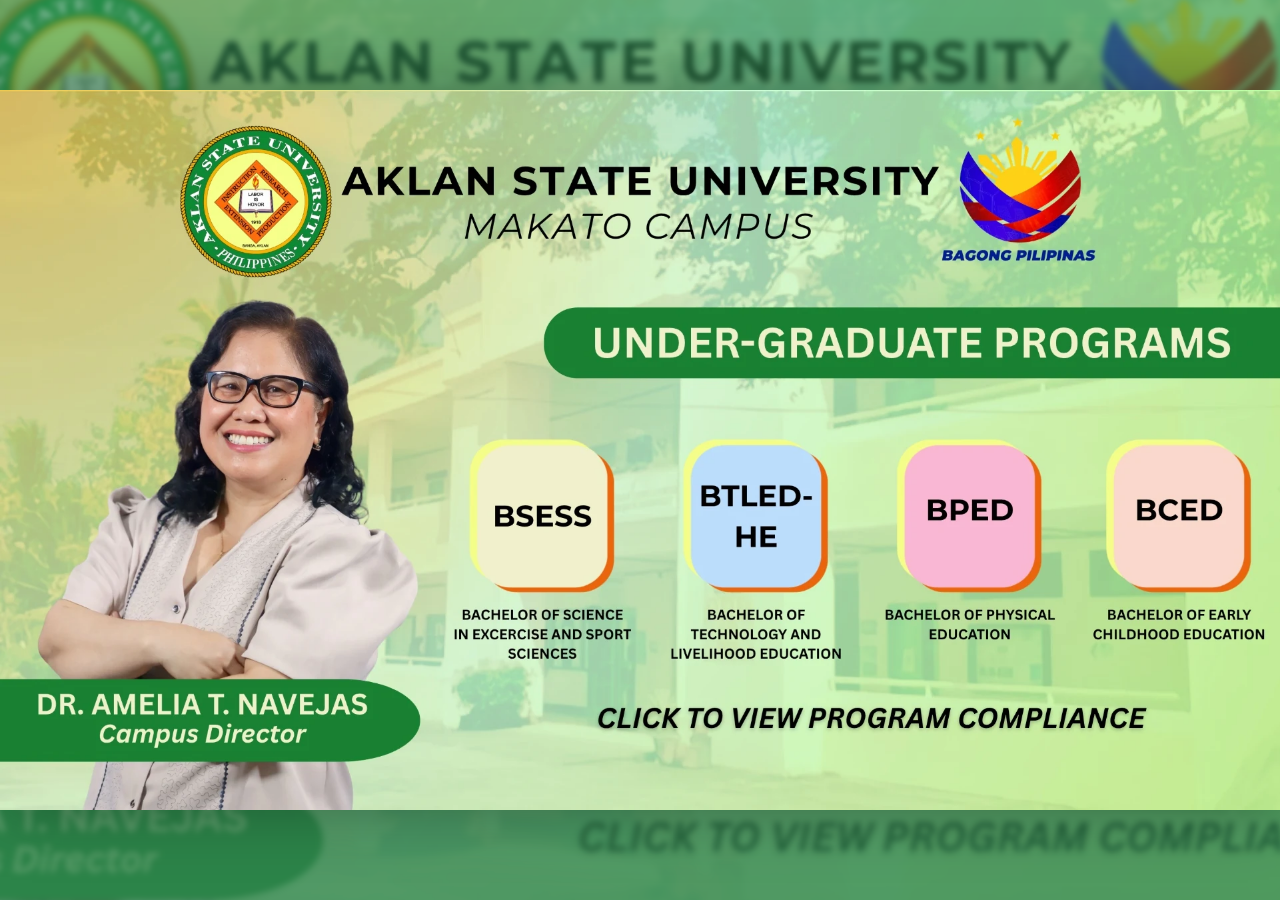
<file: index.html>
<!doctype html>
<html lang="en">
<head>
  <meta charset="utf-8">
  <meta name="viewport" content="width=device-width, initial-scale=1">
  <meta name="description" content="Aklan State University Makato Campus undergraduate program compliance gateway.">
  <meta name="theme-color" content="#0b7734">
  <title>Undergraduate Program Compliance | ASU Makato Campus</title>
  <link rel="preload" href="assets/images/aklan-state-university.webp" as="image" type="image/webp">
  <link rel="stylesheet" href="assets/css/style.css">
  <script src="assets/js/script.js" defer></script>
</head>
<body>
  <a class="skip-link" href="#program-links">Skip to program links</a>

  <main class="gateway" id="main-content">
    <h1 class="sr-only">Aklan State University Makato Campus Undergraduate Program Compliance</h1>

    <section class="poster" aria-label="Undergraduate programs">
      <picture>
        <source srcset="assets/images/aklan-state-university.webp" type="image/webp">
        <img src="assets/images/aklan-state-university.jpg" width="1921" height="1080"
             alt="Aklan State University Makato Campus undergraduate programs: BSESS, BTLED-HE, BPED, and BCED">
      </picture>

      <div class="poster__hotspots" id="program-links" aria-label="Select a program">
        <a class="hotspot hotspot--bsess" href="bsess.html" aria-label="Open the BSESS accreditation portal">
          <span>Open BSESS Accreditation Portal</span>
        </a>
        <button class="hotspot hotspot--btled" type="button" data-program="BTLED-HE" aria-label="BTLED-HE portal is coming soon">
          <span>BTLED-HE portal coming soon</span>
        </button>
        <button class="hotspot hotspot--bped" type="button" data-program="BPED" aria-label="BPED portal is coming soon">
          <span>BPED portal coming soon</span>
        </button>
        <button class="hotspot hotspot--bced" type="button" data-program="BCED" aria-label="BCED portal is coming soon">
          <span>BCED portal coming soon</span>
        </button>
      </div>
    </section>

    <nav class="mobile-programs" aria-label="Program compliance portals">
      <p>Choose a program</p>
      <a class="mobile-program mobile-program--live" href="bsess.html">
        <strong>BSESS</strong><span>Bachelor of Science in Exercise and Sport Sciences</span><b>Open portal →</b>
      </a>
      <button class="mobile-program" type="button" data-program="BTLED-HE"><strong>BTLED-HE</strong><span>Bachelor of Technology and Livelihood Education</span><b>Coming soon</b></button>
      <button class="mobile-program" type="button" data-program="BPED"><strong>BPED</strong><span>Bachelor of Physical Education</span><b>Coming soon</b></button>
      <button class="mobile-program" type="button" data-program="BCED"><strong>BCED</strong><span>Bachelor of Early Childhood Education</span><b>Coming soon</b></button>
    </nav>
  </main>

  <div class="toast" id="toast" role="status" aria-live="polite" hidden>
    <span id="toastMessage"></span>
    <button type="button" id="toastClose" aria-label="Close notification">×</button>
  </div>
</body>
</html>
</file>
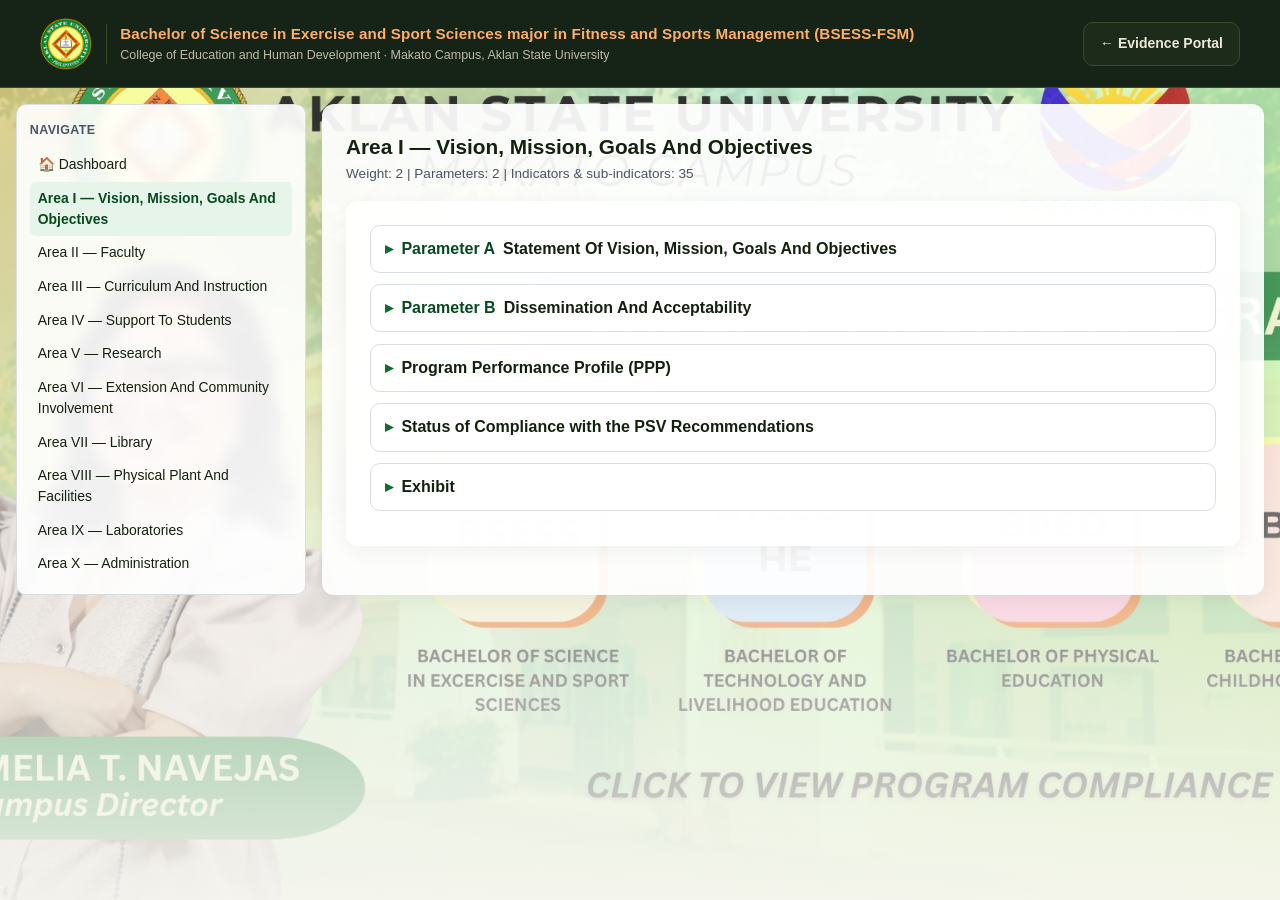
<file: area-1.html>
<!DOCTYPE html>

<html lang="en">
<head>
<meta charset="utf-8"/>
<meta content="width=device-width, initial-scale=1" name="viewport"/>
<title>Area I — Vision, Mission, Goals And Objectives</title>
<meta content="Offline-capable evidence organizer for AACCUP Bachelor of Science in Exercise and Sport Sciences program accreditation." name="description"/>
<link href="assets/css/style.css" rel="stylesheet"/>
<link href="assets/css/motion.css" rel="stylesheet"/>
<style id="drive-folder-button-styles">.drive-folder-link { display:inline-flex; align-items:center; justify-content:center; min-height:44px; max-width:100%; padding:.4rem .65rem; margin-left:.45rem; border:1px solid #718b97; border-radius:8px; background:transparent; color:var(--ink,#14210f); font-size:.75rem; font-weight:700; line-height:1.35; text-align:center; text-decoration:none; vertical-align:middle; overflow-wrap:anywhere; }
.drive-folder-link:hover { background:rgba(11,95,191,.08); }
.drive-folder-link:focus-visible { outline:3px solid var(--focus,#0b5fbf); outline-offset:2px; }
.drive-folder-link[aria-disabled="true"] { opacity:.6; cursor:not-allowed; }
</style><style id="workforce-masthead-styles">
/* Workforce header only. */
header.masthead { position:relative; inset:auto; height:auto; width:100%; padding:0; background:#152417; color:#ede9da; border-bottom:1px solid #3a4b2b; font-family:-apple-system,BlinkMacSystemFont,"Segoe UI",Roboto,Arial,sans-serif; }
.masthead * { box-sizing:border-box; }
.masthead .wrap { width:100%; max-width:1240px; margin:0 auto; padding:1.1rem 1.25rem; display:flex; align-items:center; gap:1rem; flex-wrap:wrap; }
.masthead .brand-lockup { display:flex; align-items:center; gap:.85rem; min-width:0; flex:1 1 320px; }
.masthead .brand-lockup > picture { display:block; flex:0 0 52px; width:52px; height:52px; }
.masthead .brand-lockup > picture img { display:block; width:100%; height:100%; object-fit:contain; }
.masthead .divider { width:1px; height:40px; background:#3a4b2b; flex-shrink:0; }
.masthead .brand-text h2 { margin:0; font-size:.95rem; font-weight:700; color:#ffae66; letter-spacing:.01em; line-height:1.4; }
.masthead .brand-text p { margin:.1rem 0 0; font-size:.78rem; color:#bebba8; line-height:1.5; }
.masthead .masthead-actions { display:flex; align-items:center; gap:.6rem; flex-wrap:wrap; }
.masthead .btn { position:static; display:inline-flex; align-items:center; gap:.4rem; min-height:44px; padding:.55rem 1rem; border-radius:10px; border:1px solid #3a4b2b; background:#1c2b1a; color:#ede9da; font:600 .875rem/1.5 "Segoe UI",Arial,sans-serif; text-decoration:none; cursor:pointer; }
.masthead .btn:hover { background:#263c25; border-color:#ffae66; }
@media(max-width:650px) { .masthead .brand-text h2 { font-size:.8rem; } }
@media print { .masthead .masthead-actions { display:none; } }
</style></head>
<body data-area-id="area-1">
<script>try{document.documentElement.classList.add("js");}catch(e){}</script>
<a class="skip-link" href="#main-content">Skip to content</a>
<header class="masthead">
<div class="wrap">
<div class="brand-lockup">
<!-- ASU seal — vector mark, fixed aspect, never stretched, no colour filter -->
<picture>
<img alt="Official seal of Aklan State University" decoding="async" fetchpriority="high" height="52" src="assets/img/asu-seal-208.png" width="52"/>
</picture>
<span aria-hidden="true" class="divider">
</span>
<div class="brand-text">
<h2>
       Bachelor of Science in Exercise and Sport Sciences major in Fitness and Sports Management (BSESS-FSM)
      </h2>
<p>
       College of Education and Human Development · Makato Campus, Aklan State University
      </p>
</div>
</div>
<div class="masthead-actions">
<a class="btn" href="./bsess.html">
      ← Evidence Portal
     </a>
</div>
</div>
</header>
<div class="overlay" id="navOverlay"></div>
<div class="layout">
<nav aria-label="Area navigation" class="sidebar" id="sidebar">
<h2>Navigate</h2><ul><li><a href="bsess.html">🏠 Dashboard</a></li><li><a aria-current="page" href="area-1.html">Area I — Vision, Mission, Goals And Objectives</a></li><li><a href="area-2.html">Area II — Faculty</a></li><li><a href="area-3.html">Area III — Curriculum And Instruction</a></li><li><a href="area-4.html">Area IV — Support To Students</a></li><li><a href="area-5.html">Area V — Research</a></li><li><a href="area-6.html">Area VI — Extension And Community Involvement</a></li><li><a href="area-7.html">Area VII — Library</a></li><li><a href="area-8.html">Area VIII — Physical Plant And Facilities</a></li><li><a href="area-9.html">Area IX — Laboratories</a></li><li><a href="area-10.html">Area X — Administration</a></li></ul>
</nav>
<main id="main-content">
<h2 class="page-title">Area I — Vision, Mission, Goals And Objectives</h2>
<p class="page-sub">Weight: 2 | Parameters: 2 | Indicators &amp; sub-indicators: 35</p>
<div class="app-content">
<ul class="param-list" role="list">
<li class="param-item">
<details class="param-details" id="param-area-1-A">
<summary><span class="param-letter">Parameter A</span> Statement Of Vision, Mission, Goals And Objectives</summary>
<div class="param-body">
<button class="btn small no-print print-param-btn" data-target="param-area-1-A" type="button">Print this Parameter</button><a class="drive-folder-link" data-drive-key="area-1/A" href="https://drive.google.com/drive/folders/1fufFBi-PWjfKnxSG_gPj1V6iZenwdAA0" rel="noopener noreferrer" target="_blank" title="Open Google Drive evidence">Parameter A Link (Google Drive)</a>
<div class="section-block">
<details class="section-details" id="section-area-1-A-system">
<summary><span class="section-label">System — Inputs and Processes</span></summary>
<div class="param-body">
<div class="section-evidence">
<p class="section-evidence__label">Evidence for this section as a whole</p>
<div class="ev-block ev-block--section" data-path="area-1/A/system">
<div class="status-row">
<label class="sr-only" for="sel-area-1-A-system">Status for area-1/A/system</label>
<select class="status-select" data-path="area-1/A/system" disabled="" id="sel-area-1-A-system">
<option value="not-started">Not Started</option>
<option value="in-progress">In Progress</option>
<option value="complete">Complete</option>
<option value="verified">Verified</option>
</select>
<span class="status-pill status-not-started" data-role="pill">Not Started</span>
<button class="btn small add-evidence-btn no-print" data-path="area-1/A/system" disabled="" type="button">+ Add evidence</button><a class="drive-folder-link" data-drive-key="area-1/A/system" href="https://drive.google.com/drive/folders/1JGtbYCKwq5NdVOceJR8mwQshQHjk1LlM" rel="noopener noreferrer" target="_blank" title="Open Google Drive evidence">System–Inputs and Processes Link (Google Drive)</a>
</div>
<ul class="evidence-list" data-role="list">
<li class="empty-note">No evidence staged yet.</li>
</ul>
</div>
</div>
<ul class="node-list" role="list">
</ul>
</div>
</details>
<details class="section-details" id="section-area-1-A-implementation">
<summary><span class="section-label">Implementation</span></summary>
<div class="param-body">
<div class="section-evidence">
<p class="section-evidence__label">Evidence for this section as a whole</p>
<div class="ev-block ev-block--section" data-path="area-1/A/implementation">
<div class="status-row">
<label class="sr-only" for="sel-area-1-A-implementation">Status for area-1/A/implementation</label>
<select class="status-select" data-path="area-1/A/implementation" disabled="" id="sel-area-1-A-implementation">
<option value="not-started">Not Started</option>
<option value="in-progress">In Progress</option>
<option value="complete">Complete</option>
<option value="verified">Verified</option>
</select>
<span class="status-pill status-not-started" data-role="pill">Not Started</span>
<button class="btn small add-evidence-btn no-print" data-path="area-1/A/implementation" disabled="" type="button">+ Add evidence</button><a class="drive-folder-link" data-drive-key="area-1/A/implementation" href="https://drive.google.com/drive/folders/1o3qPFdK5kHhgyD0O9i9jDA1gFBGITkiQ" rel="noopener noreferrer" target="_blank" title="Open Google Drive evidence">Implementation Link (Google Drive)</a>
</div>
<ul class="evidence-list" data-role="list">
<li class="empty-note">No evidence staged yet.</li>
</ul>
</div>
</div>
<ul class="node-list" role="list">
</ul>
</div>
</details>
<details class="section-details" id="section-area-1-A-outcome">
<summary><span class="section-label">Outcome/s</span></summary>
<div class="param-body">
<div class="section-evidence">
<p class="section-evidence__label">Evidence for this section as a whole</p>
<div class="ev-block ev-block--section" data-path="area-1/A/outcome">
<div class="status-row">
<label class="sr-only" for="sel-area-1-A-outcome">Status for area-1/A/outcome</label>
<select class="status-select" data-path="area-1/A/outcome" disabled="" id="sel-area-1-A-outcome">
<option value="not-started">Not Started</option>
<option value="in-progress">In Progress</option>
<option value="complete">Complete</option>
<option value="verified">Verified</option>
</select>
<span class="status-pill status-not-started" data-role="pill">Not Started</span>
<button class="btn small add-evidence-btn no-print" data-path="area-1/A/outcome" disabled="" type="button">+ Add evidence</button><a class="drive-folder-link" data-drive-key="area-1/A/outcome" href="https://drive.google.com/drive/folders/1yPzFUEwU2UjucUPTOFgPvZJZOLIkAYKX" rel="noopener noreferrer" target="_blank" title="Open Google Drive evidence">Outcome/s Link (Google Drive)</a>
</div>
<ul class="evidence-list" data-role="list">
<li class="empty-note">No evidence staged yet.</li>
</ul>
</div>
</div>
<ul class="node-list" role="list">
</ul>
</div>
</details>
</div>
</div>
</details>
</li>
<li class="param-item">
<details class="param-details" id="param-area-1-B">
<summary><span class="param-letter">Parameter B</span> Dissemination And Acceptability</summary>
<div class="param-body">
<button class="btn small no-print print-param-btn" data-target="param-area-1-B" type="button">Print this Parameter</button><a class="drive-folder-link" data-drive-key="area-1/B" href="https://drive.google.com/drive/folders/1hL-5dusUHMqVpPTxbyTpGy4jvNm9qOoz" rel="noopener noreferrer" target="_blank" title="Open Google Drive evidence">Parameter B Link (Google Drive)</a>
<div class="section-block">
<details class="section-details" id="section-area-1-B-system">
<summary><span class="section-label">System — Inputs and Processes</span></summary>
<div class="param-body">
<div class="section-evidence">
<p class="section-evidence__label">Evidence for this section as a whole</p>
<div class="ev-block ev-block--section" data-path="area-1/B/system">
<div class="status-row">
<label class="sr-only" for="sel-area-1-B-system">Status for area-1/B/system</label>
<select class="status-select" data-path="area-1/B/system" disabled="" id="sel-area-1-B-system">
<option value="not-started">Not Started</option>
<option value="in-progress">In Progress</option>
<option value="complete">Complete</option>
<option value="verified">Verified</option>
</select>
<span class="status-pill status-not-started" data-role="pill">Not Started</span>
<button class="btn small add-evidence-btn no-print" data-path="area-1/B/system" disabled="" type="button">+ Add evidence</button><a class="drive-folder-link" data-drive-key="area-1/B/system" href="https://drive.google.com/drive/folders/1yLX_qS3rpVMMArvtqOEaChzdppccWTzG" rel="noopener noreferrer" target="_blank" title="Open Google Drive evidence">System–Inputs and Processes Link (Google Drive)</a>
</div>
<ul class="evidence-list" data-role="list">
<li class="empty-note">No evidence staged yet.</li>
</ul>
</div>
</div>
<ul class="node-list" role="list">
</ul>
</div>
</details>
<details class="section-details" id="section-area-1-B-implementation">
<summary><span class="section-label">Implementation</span></summary>
<div class="param-body">
<div class="section-evidence">
<p class="section-evidence__label">Evidence for this section as a whole</p>
<div class="ev-block ev-block--section" data-path="area-1/B/implementation">
<div class="status-row">
<label class="sr-only" for="sel-area-1-B-implementation">Status for area-1/B/implementation</label>
<select class="status-select" data-path="area-1/B/implementation" disabled="" id="sel-area-1-B-implementation">
<option value="not-started">Not Started</option>
<option value="in-progress">In Progress</option>
<option value="complete">Complete</option>
<option value="verified">Verified</option>
</select>
<span class="status-pill status-not-started" data-role="pill">Not Started</span>
<button class="btn small add-evidence-btn no-print" data-path="area-1/B/implementation" disabled="" type="button">+ Add evidence</button><a class="drive-folder-link" data-drive-key="area-1/B/implementation" href="https://drive.google.com/drive/folders/14W_Q4AtDk5ibqeSHGMNymslYP4K4uqL8" rel="noopener noreferrer" target="_blank" title="Open Google Drive evidence">Implementation Link (Google Drive)</a>
</div>
<ul class="evidence-list" data-role="list">
<li class="empty-note">No evidence staged yet.</li>
</ul>
</div>
</div>
<ul class="node-list" role="list">
</ul>
</div>
</details>
<details class="section-details" id="section-area-1-B-outcome">
<summary><span class="section-label">Outcome/s</span></summary>
<div class="param-body">
<div class="section-evidence">
<p class="section-evidence__label">Evidence for this section as a whole</p>
<div class="ev-block ev-block--section" data-path="area-1/B/outcome">
<div class="status-row">
<label class="sr-only" for="sel-area-1-B-outcome">Status for area-1/B/outcome</label>
<select class="status-select" data-path="area-1/B/outcome" disabled="" id="sel-area-1-B-outcome">
<option value="not-started">Not Started</option>
<option value="in-progress">In Progress</option>
<option value="complete">Complete</option>
<option value="verified">Verified</option>
</select>
<span class="status-pill status-not-started" data-role="pill">Not Started</span>
<button class="btn small add-evidence-btn no-print" data-path="area-1/B/outcome" disabled="" type="button">+ Add evidence</button><a class="drive-folder-link" data-drive-key="area-1/B/outcome" href="https://drive.google.com/drive/folders/1b02NKhKm5W93K6gC9MnfHBh-hzcIASsK" rel="noopener noreferrer" target="_blank" title="Open Google Drive evidence">Outcome/s Link (Google Drive)</a>
</div>
<ul class="evidence-list" data-role="list">
<li class="empty-note">No evidence staged yet.</li>
</ul>
</div>
</div>
<ul class="node-list" role="list">
</ul>
</div>
</details>
</div>
</div>
</details>
</li>
<li class="param-item area-document-item"><details class="param-details area-document-details" id="doc-area-1-ppp"><summary>Program Performance Profile (PPP)</summary><div class="param-body"><p>Add the Program Performance Profile (PPP) documents for this Area.</p><a aria-disabled="true" class="drive-folder-link" data-drive-key="area-1/ppp" role="link" tabindex="0" title="Google Drive link not configured yet">Program Performance Profile (PPP) Link (Google Drive)</a></div></details></li><li class="param-item area-document-item"><details class="param-details area-document-details" id="doc-area-1-psv-compliance"><summary>Status of Compliance with the PSV Recommendations</summary><div class="param-body"><p>Add the Status of Compliance with the PSV Recommendations documents for this Area.</p><a aria-disabled="true" class="drive-folder-link" data-drive-key="area-1/psv-compliance" role="link" tabindex="0" title="Google Drive link not configured yet">Status of Compliance with the PSV Recommendations Link (Google Drive)</a></div></details></li><li class="param-item area-document-item"><details class="param-details area-document-details" id="doc-area-1-exhibit"><summary>Exhibit</summary><div class="param-body"><p>Add the Exhibit documents for this Area.</p><a aria-disabled="true" class="drive-folder-link" data-drive-key="area-1/exhibit" role="link" tabindex="0" title="Google Drive link not configured yet">Exhibit Link (Google Drive)</a></div></details></li></ul>
</div>
<noscript>
<div class="noscript-banner">JavaScript is disabled. Evidence staging and status tracking are unavailable, but the full indicator checklist for this Area is shown below.</div>
<div class="noscript-tree">
<h2>Area I indicator checklist (read-only)</h2>
<ul><li><strong>Parameter A: Statement Of Vision, Mission, Goals And Objectives</strong><ul><li>System — Inputs and Processes<ul><li>S.1 — The institution has a system of determining its Vision and Mission.</li><li>S.2 — The Vision clearly reflects what the Institution hopes to become in the future.</li><li>S.3 — The Mission clearly reflects the Institution’s legal and other statutory mandates.</li><li>S.4 — The Goals of the academic unit/department are clearly stated and are consistent with the Mission of the Institution.</li><li>S.5 — The Objectives have the expected outcomes in terms of competencies (skills and knowledge), values and other attributes of the graduates which include the development of:<ul><li>S.5.1 — technical/pedagogical skills;</li><li>S.5.2 — research and extension capabilities;</li><li>S.5.3 — students’ own ideas, desirable attitudes and personal discipline;</li><li>S.5.4 — moral character;</li><li>S.5.5 — critical thinking skills; problem solving and other higher order thinking skills; and</li><li>S.5.6 — aesthetic and cultural values.</li></ul></li></ul></li><li>Implementation<ul><li>I.1 — The Institution/Academic Unit conducts a review on the statement of the Vision and Mission as well as its goals and program objectives for the approval of authorities concerned.</li><li>I.2 — The College/Academic Unit follows a system in formulating goals and the objectives of the program.</li><li>I.3 — The College’s/Academic Unit’s faculty, staff, personnel, students and other stakeholders (cooperating agencies, linkages, alumni, industry sector and other concerned groups) participate in the formulation, review and/or revision of the VMGO.</li></ul></li><li>Outcome/s<ul><li>O.1 — The VMGO are crafted and duly approved by the BOR/BOT.</li></ul></li></ul></li><li><strong>Parameter B: Dissemination And Acceptability</strong><ul><li>System — Inputs and Processes<ul><li>S.1 — The VMGO are available on bulletin boards, in catalogs/manuals and are available in other forms of communication media.</li></ul></li><li>Implementation<ul><li>I.1 — A system of dissemination and acceptability of the VMGO is enforced.</li><li>I.2 — The administrators/faculty attend in in-service seminars and training on the awareness and acceptability of the:<ul><li>I.2.1 — Vision and Mission of the Institution;</li><li>I.2.2 — Goals of the Academic Unit; and</li><li>I.2.3 — Objectives of the Program.</li></ul></li><li>I.3 — The formulation/review/revision of the VMGO is participated in by the following:<ul><li>I.3.1 — administrators;</li><li>I.3.2 — faculty;</li><li>I.3.3 — staff;</li><li>I.3.4 — students; and</li><li>I.3.5 — other stakeholders.</li></ul></li><li>I.4 — The faculty and staff perform their jobs/functions in consonance with the VMGO.</li><li>I.5 — The VMGO are widely disseminated to the different agencies, institutions, industry sector and the community.</li></ul></li><li>Outcome/s<ul><li>O.1 — There is full awareness and acceptance of the VMGO by all the administrators, faculty, staff, students, and other stakeholders.</li><li>O.2 — There is congruency between actual educational practices and activities with the following:<ul><li>O.2.1 — Vision and mission of the SUC;</li><li>O.2.2 — Goals of the College/Academic Unit; and</li><li>O.2.3 — Objectives of the Program.</li></ul></li><li>O.3 — The goals and objectives are fully achieved.</li></ul></li></ul></li></ul>
</div>
</noscript>
</main>
</div>
<dialog aria-labelledby="evDialogTitle" id="evidenceDialog">
<form method="dialog">
<div class="dialog-head">
<h3 id="evDialogTitle">Add Evidence</h3>
<span class="dialog-path" id="evPathLabel"></span>
</div>
<div class="dialog-body">
<div class="field">
<label for="evTitle">Title *</label>
<input id="evTitle" placeholder="e.g., Board Resolution No. 2024-015" required="" type="text"/>
</div>
<fieldset class="field evidence-type">
<legend>Evidence type *</legend>
<div class="radio-row">
<label><input checked="" name="evType" type="radio" value="path"/> File reference (path on disk/USB/repo)</label>
<label><input name="evType" type="radio" value="link"/> External link (cloud URL)</label>
<label><input name="evType" type="radio" value="embed"/> Embed small copy (&lt;4MB)</label>
</div>
</fieldset>
<div class="field" id="fieldPath">
<label for="evPath">Relative path *</label>
<input id="evPath" placeholder="evidence/area-1/param-a/system/S.1/document.pdf" type="text"/>
<div class="hint">Place the real file under <code>/evidence/...</code> next to this site using this same relative path so the link never breaks.</div>
</div>
<div class="field hidden" id="fieldUrl">
<label for="evUrl">URL *</label>
<input id="evUrl" placeholder="https://drive.google.com/..." type="url"/>
</div>
<div class="field hidden" id="fieldFile">
<label for="evFile">Choose file *</label>
<input accept=".pdf,.docx,.xlsx,.pptx,.jpg,.jpeg,.png,.mp4,.zip" id="evFile" type="file"/>
<div class="hint">Stored as a Base64 copy in this browser's local storage (small files only).</div>
</div>
<div class="field">
<label for="evNotes">Notes</label>
<textarea id="evNotes" placeholder="Optional context, date covered, custodian, etc."></textarea>
</div>
</div>
<div class="dialog-foot">
<button class="btn" id="evCancel" type="button">Cancel</button>
<button class="btn btn-primary" id="evSave" type="button">Save evidence</button>
</div>
</form>
</dialog>
<script src="data/manifest.js"></script>
<script src="assets/js/main.js" type="module"></script>
<script src="assets/js/motion.js"></script>
<script defer="" src="assets/js/drive-links.js"></script></body>
</html>
</file>
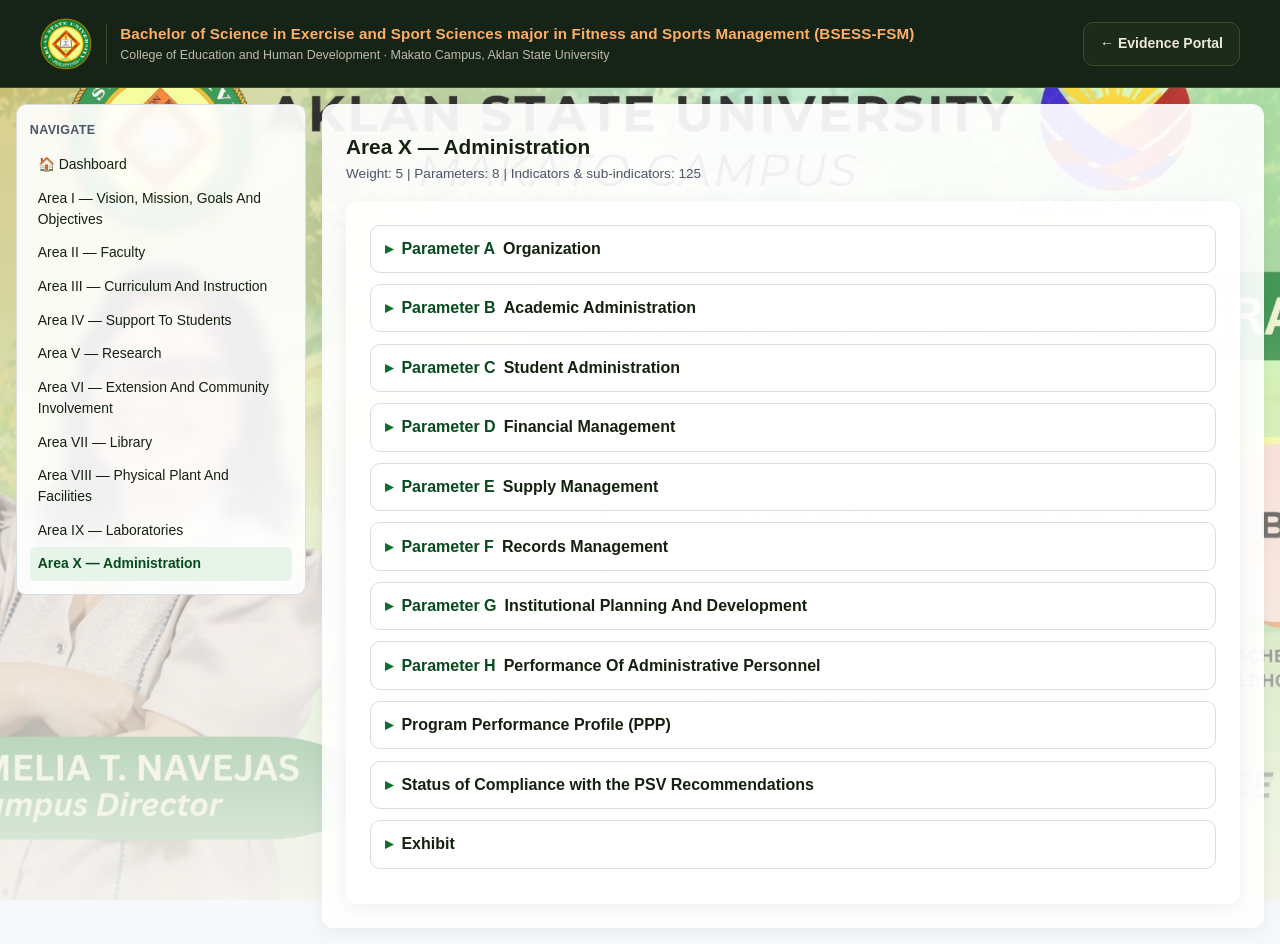
<file: area-10.html>
<!DOCTYPE html>

<html lang="en">
<head>
<meta charset="utf-8"/>
<meta content="width=device-width, initial-scale=1" name="viewport"/>
<title>Area X — Administration</title>
<meta content="Offline-capable evidence organizer for AACCUP Bachelor of Science in Exercise and Sport Sciences program accreditation." name="description"/>
<link href="assets/css/style.css" rel="stylesheet"/>
<link href="assets/css/motion.css" rel="stylesheet"/>
<style id="drive-folder-button-styles">.drive-folder-link { display:inline-flex; align-items:center; justify-content:center; min-height:44px; max-width:100%; padding:.4rem .65rem; margin-left:.45rem; border:1px solid #718b97; border-radius:8px; background:transparent; color:var(--ink,#14210f); font-size:.75rem; font-weight:700; line-height:1.35; text-align:center; text-decoration:none; vertical-align:middle; overflow-wrap:anywhere; }
.drive-folder-link:hover { background:rgba(11,95,191,.08); }
.drive-folder-link:focus-visible { outline:3px solid var(--focus,#0b5fbf); outline-offset:2px; }
.drive-folder-link[aria-disabled="true"] { opacity:.6; cursor:not-allowed; }
</style><style id="workforce-masthead-styles">
/* Workforce header only. */
header.masthead { position:relative; inset:auto; height:auto; width:100%; padding:0; background:#152417; color:#ede9da; border-bottom:1px solid #3a4b2b; font-family:-apple-system,BlinkMacSystemFont,"Segoe UI",Roboto,Arial,sans-serif; }
.masthead * { box-sizing:border-box; }
.masthead .wrap { width:100%; max-width:1240px; margin:0 auto; padding:1.1rem 1.25rem; display:flex; align-items:center; gap:1rem; flex-wrap:wrap; }
.masthead .brand-lockup { display:flex; align-items:center; gap:.85rem; min-width:0; flex:1 1 320px; }
.masthead .brand-lockup > picture { display:block; flex:0 0 52px; width:52px; height:52px; }
.masthead .brand-lockup > picture img { display:block; width:100%; height:100%; object-fit:contain; }
.masthead .divider { width:1px; height:40px; background:#3a4b2b; flex-shrink:0; }
.masthead .brand-text h2 { margin:0; font-size:.95rem; font-weight:700; color:#ffae66; letter-spacing:.01em; line-height:1.4; }
.masthead .brand-text p { margin:.1rem 0 0; font-size:.78rem; color:#bebba8; line-height:1.5; }
.masthead .masthead-actions { display:flex; align-items:center; gap:.6rem; flex-wrap:wrap; }
.masthead .btn { position:static; display:inline-flex; align-items:center; gap:.4rem; min-height:44px; padding:.55rem 1rem; border-radius:10px; border:1px solid #3a4b2b; background:#1c2b1a; color:#ede9da; font:600 .875rem/1.5 "Segoe UI",Arial,sans-serif; text-decoration:none; cursor:pointer; }
.masthead .btn:hover { background:#263c25; border-color:#ffae66; }
@media(max-width:650px) { .masthead .brand-text h2 { font-size:.8rem; } }
@media print { .masthead .masthead-actions { display:none; } }
</style></head>
<body data-area-id="area-10">
<script>try{document.documentElement.classList.add("js");}catch(e){}</script>
<a class="skip-link" href="#main-content">Skip to content</a>
<header class="masthead">
<div class="wrap">
<div class="brand-lockup">
<!-- ASU seal — vector mark, fixed aspect, never stretched, no colour filter -->
<picture>
<img alt="Official seal of Aklan State University" decoding="async" fetchpriority="high" height="52" src="assets/img/asu-seal-208.png" width="52"/>
</picture>
<span aria-hidden="true" class="divider">
</span>
<div class="brand-text">
<h2>
       Bachelor of Science in Exercise and Sport Sciences major in Fitness and Sports Management (BSESS-FSM)
      </h2>
<p>
       College of Education and Human Development · Makato Campus, Aklan State University
      </p>
</div>
</div>
<div class="masthead-actions">
<a class="btn" href="./bsess.html">
      ← Evidence Portal
     </a>
</div>
</div>
</header>
<div class="overlay" id="navOverlay"></div>
<div class="layout">
<nav aria-label="Area navigation" class="sidebar" id="sidebar">
<h2>Navigate</h2><ul><li><a href="bsess.html">🏠 Dashboard</a></li><li><a href="area-1.html">Area I — Vision, Mission, Goals And Objectives</a></li><li><a href="area-2.html">Area II — Faculty</a></li><li><a href="area-3.html">Area III — Curriculum And Instruction</a></li><li><a href="area-4.html">Area IV — Support To Students</a></li><li><a href="area-5.html">Area V — Research</a></li><li><a href="area-6.html">Area VI — Extension And Community Involvement</a></li><li><a href="area-7.html">Area VII — Library</a></li><li><a href="area-8.html">Area VIII — Physical Plant And Facilities</a></li><li><a href="area-9.html">Area IX — Laboratories</a></li><li><a aria-current="page" href="area-10.html">Area X — Administration</a></li></ul>
</nav>
<main id="main-content">
<h2 class="page-title">Area X — Administration</h2>
<p class="page-sub">Weight: 5 | Parameters: 8 | Indicators &amp; sub-indicators: 125</p>
<div class="app-content">
<ul class="param-list" role="list">
<li class="param-item">
<details class="param-details" id="param-area-10-A">
<summary><span class="param-letter">Parameter A</span> Organization</summary>
<div class="param-body">
<button class="btn small no-print print-param-btn" data-target="param-area-10-A" type="button">Print this Parameter</button><a class="drive-folder-link" data-drive-key="area-10/A" href="https://drive.google.com/drive/folders/19cgRwcP6pGMx-v3qP_ptpITbDm9nHW0W" rel="noopener noreferrer" target="_blank" title="Open Google Drive evidence">Parameter A Link (Google Drive)</a>
<div class="section-block">
<details class="section-details" id="section-area-10-A-system">
<summary><span class="section-label">System — Inputs and Processes</span></summary>
<div class="param-body">
<div class="section-evidence">
<p class="section-evidence__label">Evidence for this section as a whole</p>
<div class="ev-block ev-block--section" data-path="area-10/A/system">
<div class="status-row">
<label class="sr-only" for="sel-area-10-A-system">Status for area-10/A/system</label>
<select class="status-select" data-path="area-10/A/system" disabled="" id="sel-area-10-A-system">
<option value="not-started">Not Started</option>
<option value="in-progress">In Progress</option>
<option value="complete">Complete</option>
<option value="verified">Verified</option>
</select>
<span class="status-pill status-not-started" data-role="pill">Not Started</span>
<button class="btn small add-evidence-btn no-print" data-path="area-10/A/system" disabled="" type="button">+ Add evidence</button><a aria-disabled="true" class="drive-folder-link" data-drive-key="area-10/A/system" role="link" tabindex="0" title="Google Drive link not configured yet">System–Inputs and Processes Link (Google Drive)</a>
</div>
<ul class="evidence-list" data-role="list">
<li class="empty-note">No evidence staged yet.</li>
</ul>
</div>
</div>
<ul class="node-list" role="list">
</ul>
</div>
</details>
<details class="section-details" id="section-area-10-A-implementation">
<summary><span class="section-label">Implementation</span></summary>
<div class="param-body">
<div class="section-evidence">
<p class="section-evidence__label">Evidence for this section as a whole</p>
<div class="ev-block ev-block--section" data-path="area-10/A/implementation">
<div class="status-row">
<label class="sr-only" for="sel-area-10-A-implementation">Status for area-10/A/implementation</label>
<select class="status-select" data-path="area-10/A/implementation" disabled="" id="sel-area-10-A-implementation">
<option value="not-started">Not Started</option>
<option value="in-progress">In Progress</option>
<option value="complete">Complete</option>
<option value="verified">Verified</option>
</select>
<span class="status-pill status-not-started" data-role="pill">Not Started</span>
<button class="btn small add-evidence-btn no-print" data-path="area-10/A/implementation" disabled="" type="button">+ Add evidence</button><a aria-disabled="true" class="drive-folder-link" data-drive-key="area-10/A/implementation" role="link" tabindex="0" title="Google Drive link not configured yet">Implementation Link (Google Drive)</a>
</div>
<ul class="evidence-list" data-role="list">
<li class="empty-note">No evidence staged yet.</li>
</ul>
</div>
</div>
<ul class="node-list" role="list">
</ul>
</div>
</details>
<details class="section-details" id="section-area-10-A-outcome">
<summary><span class="section-label">Outcome/s</span></summary>
<div class="param-body">
<div class="section-evidence">
<p class="section-evidence__label">Evidence for this section as a whole</p>
<div class="ev-block ev-block--section" data-path="area-10/A/outcome">
<div class="status-row">
<label class="sr-only" for="sel-area-10-A-outcome">Status for area-10/A/outcome</label>
<select class="status-select" data-path="area-10/A/outcome" disabled="" id="sel-area-10-A-outcome">
<option value="not-started">Not Started</option>
<option value="in-progress">In Progress</option>
<option value="complete">Complete</option>
<option value="verified">Verified</option>
</select>
<span class="status-pill status-not-started" data-role="pill">Not Started</span>
<button class="btn small add-evidence-btn no-print" data-path="area-10/A/outcome" disabled="" type="button">+ Add evidence</button><a aria-disabled="true" class="drive-folder-link" data-drive-key="area-10/A/outcome" role="link" tabindex="0" title="Google Drive link not configured yet">Outcome/s Link (Google Drive)</a>
</div>
<ul class="evidence-list" data-role="list">
<li class="empty-note">No evidence staged yet.</li>
</ul>
</div>
</div>
<ul class="node-list" role="list">
</ul>
</div>
</details>
</div>
</div>
</details>
</li>
<li class="param-item">
<details class="param-details" id="param-area-10-B">
<summary><span class="param-letter">Parameter B</span> Academic Administration</summary>
<div class="param-body">
<button class="btn small no-print print-param-btn" data-target="param-area-10-B" type="button">Print this Parameter</button><a class="drive-folder-link" data-drive-key="area-10/B" href="https://drive.google.com/drive/folders/1GqLjqGCLEtP2Gz91OoJ_1RnqZwLwTnOL" rel="noopener noreferrer" target="_blank" title="Open Google Drive evidence">Parameter B Link (Google Drive)</a>
<div class="section-block">
<details class="section-details" id="section-area-10-B-system">
<summary><span class="section-label">System — Inputs and Processes</span></summary>
<div class="param-body">
<div class="section-evidence">
<p class="section-evidence__label">Evidence for this section as a whole</p>
<div class="ev-block ev-block--section" data-path="area-10/B/system">
<div class="status-row">
<label class="sr-only" for="sel-area-10-B-system">Status for area-10/B/system</label>
<select class="status-select" data-path="area-10/B/system" disabled="" id="sel-area-10-B-system">
<option value="not-started">Not Started</option>
<option value="in-progress">In Progress</option>
<option value="complete">Complete</option>
<option value="verified">Verified</option>
</select>
<span class="status-pill status-not-started" data-role="pill">Not Started</span>
<button class="btn small add-evidence-btn no-print" data-path="area-10/B/system" disabled="" type="button">+ Add evidence</button><a aria-disabled="true" class="drive-folder-link" data-drive-key="area-10/B/system" role="link" tabindex="0" title="Google Drive link not configured yet">System–Inputs and Processes Link (Google Drive)</a>
</div>
<ul class="evidence-list" data-role="list">
<li class="empty-note">No evidence staged yet.</li>
</ul>
</div>
</div>
<ul class="node-list" role="list">
</ul>
</div>
</details>
<details class="section-details" id="section-area-10-B-implementation">
<summary><span class="section-label">Implementation</span></summary>
<div class="param-body">
<div class="section-evidence">
<p class="section-evidence__label">Evidence for this section as a whole</p>
<div class="ev-block ev-block--section" data-path="area-10/B/implementation">
<div class="status-row">
<label class="sr-only" for="sel-area-10-B-implementation">Status for area-10/B/implementation</label>
<select class="status-select" data-path="area-10/B/implementation" disabled="" id="sel-area-10-B-implementation">
<option value="not-started">Not Started</option>
<option value="in-progress">In Progress</option>
<option value="complete">Complete</option>
<option value="verified">Verified</option>
</select>
<span class="status-pill status-not-started" data-role="pill">Not Started</span>
<button class="btn small add-evidence-btn no-print" data-path="area-10/B/implementation" disabled="" type="button">+ Add evidence</button><a aria-disabled="true" class="drive-folder-link" data-drive-key="area-10/B/implementation" role="link" tabindex="0" title="Google Drive link not configured yet">Implementation Link (Google Drive)</a>
</div>
<ul class="evidence-list" data-role="list">
<li class="empty-note">No evidence staged yet.</li>
</ul>
</div>
</div>
<ul class="node-list" role="list">
</ul>
</div>
</details>
<details class="section-details" id="section-area-10-B-outcome">
<summary><span class="section-label">Outcome/s</span></summary>
<div class="param-body">
<div class="section-evidence">
<p class="section-evidence__label">Evidence for this section as a whole</p>
<div class="ev-block ev-block--section" data-path="area-10/B/outcome">
<div class="status-row">
<label class="sr-only" for="sel-area-10-B-outcome">Status for area-10/B/outcome</label>
<select class="status-select" data-path="area-10/B/outcome" disabled="" id="sel-area-10-B-outcome">
<option value="not-started">Not Started</option>
<option value="in-progress">In Progress</option>
<option value="complete">Complete</option>
<option value="verified">Verified</option>
</select>
<span class="status-pill status-not-started" data-role="pill">Not Started</span>
<button class="btn small add-evidence-btn no-print" data-path="area-10/B/outcome" disabled="" type="button">+ Add evidence</button><a aria-disabled="true" class="drive-folder-link" data-drive-key="area-10/B/outcome" role="link" tabindex="0" title="Google Drive link not configured yet">Outcome/s Link (Google Drive)</a>
</div>
<ul class="evidence-list" data-role="list">
<li class="empty-note">No evidence staged yet.</li>
</ul>
</div>
</div>
<ul class="node-list" role="list">
</ul>
</div>
</details>
</div>
</div>
</details>
</li>
<li class="param-item">
<details class="param-details" id="param-area-10-C">
<summary><span class="param-letter">Parameter C</span> Student Administration</summary>
<div class="param-body">
<button class="btn small no-print print-param-btn" data-target="param-area-10-C" type="button">Print this Parameter</button><a class="drive-folder-link" data-drive-key="area-10/C" href="https://drive.google.com/drive/folders/1Ti4Gb_KhM3bXLya0AUPVmCw37mTGXJsv" rel="noopener noreferrer" target="_blank" title="Open Google Drive evidence">Parameter C Link (Google Drive)</a>
<div class="section-block">
<details class="section-details" id="section-area-10-C-system">
<summary><span class="section-label">System — Inputs and Processes</span></summary>
<div class="param-body">
<div class="section-evidence">
<p class="section-evidence__label">Evidence for this section as a whole</p>
<div class="ev-block ev-block--section" data-path="area-10/C/system">
<div class="status-row">
<label class="sr-only" for="sel-area-10-C-system">Status for area-10/C/system</label>
<select class="status-select" data-path="area-10/C/system" disabled="" id="sel-area-10-C-system">
<option value="not-started">Not Started</option>
<option value="in-progress">In Progress</option>
<option value="complete">Complete</option>
<option value="verified">Verified</option>
</select>
<span class="status-pill status-not-started" data-role="pill">Not Started</span>
<button class="btn small add-evidence-btn no-print" data-path="area-10/C/system" disabled="" type="button">+ Add evidence</button><a aria-disabled="true" class="drive-folder-link" data-drive-key="area-10/C/system" role="link" tabindex="0" title="Google Drive link not configured yet">System–Inputs and Processes Link (Google Drive)</a>
</div>
<ul class="evidence-list" data-role="list">
<li class="empty-note">No evidence staged yet.</li>
</ul>
</div>
</div>
<ul class="node-list" role="list">
</ul>
</div>
</details>
<details class="section-details" id="section-area-10-C-implementation">
<summary><span class="section-label">Implementation</span></summary>
<div class="param-body">
<div class="section-evidence">
<p class="section-evidence__label">Evidence for this section as a whole</p>
<div class="ev-block ev-block--section" data-path="area-10/C/implementation">
<div class="status-row">
<label class="sr-only" for="sel-area-10-C-implementation">Status for area-10/C/implementation</label>
<select class="status-select" data-path="area-10/C/implementation" disabled="" id="sel-area-10-C-implementation">
<option value="not-started">Not Started</option>
<option value="in-progress">In Progress</option>
<option value="complete">Complete</option>
<option value="verified">Verified</option>
</select>
<span class="status-pill status-not-started" data-role="pill">Not Started</span>
<button class="btn small add-evidence-btn no-print" data-path="area-10/C/implementation" disabled="" type="button">+ Add evidence</button><a aria-disabled="true" class="drive-folder-link" data-drive-key="area-10/C/implementation" role="link" tabindex="0" title="Google Drive link not configured yet">Implementation Link (Google Drive)</a>
</div>
<ul class="evidence-list" data-role="list">
<li class="empty-note">No evidence staged yet.</li>
</ul>
</div>
</div>
<ul class="node-list" role="list">
</ul>
</div>
</details>
<details class="section-details" id="section-area-10-C-outcome">
<summary><span class="section-label">Outcome/s</span></summary>
<div class="param-body">
<div class="section-evidence">
<p class="section-evidence__label">Evidence for this section as a whole</p>
<div class="ev-block ev-block--section" data-path="area-10/C/outcome">
<div class="status-row">
<label class="sr-only" for="sel-area-10-C-outcome">Status for area-10/C/outcome</label>
<select class="status-select" data-path="area-10/C/outcome" disabled="" id="sel-area-10-C-outcome">
<option value="not-started">Not Started</option>
<option value="in-progress">In Progress</option>
<option value="complete">Complete</option>
<option value="verified">Verified</option>
</select>
<span class="status-pill status-not-started" data-role="pill">Not Started</span>
<button class="btn small add-evidence-btn no-print" data-path="area-10/C/outcome" disabled="" type="button">+ Add evidence</button><a aria-disabled="true" class="drive-folder-link" data-drive-key="area-10/C/outcome" role="link" tabindex="0" title="Google Drive link not configured yet">Outcome/s Link (Google Drive)</a>
</div>
<ul class="evidence-list" data-role="list">
<li class="empty-note">No evidence staged yet.</li>
</ul>
</div>
</div>
<ul class="node-list" role="list">
</ul>
</div>
</details>
</div>
</div>
</details>
</li>
<li class="param-item">
<details class="param-details" id="param-area-10-D">
<summary><span class="param-letter">Parameter D</span> Financial Management</summary>
<div class="param-body">
<button class="btn small no-print print-param-btn" data-target="param-area-10-D" type="button">Print this Parameter</button><a class="drive-folder-link" data-drive-key="area-10/D" href="https://drive.google.com/drive/folders/1gbv_ErdS3OfCUxUQgYpx9pE1lW_eXZGk" rel="noopener noreferrer" target="_blank" title="Open Google Drive evidence">Parameter D Link (Google Drive)</a>
<div class="section-block">
<details class="section-details" id="section-area-10-D-system">
<summary><span class="section-label">System — Inputs and Processes</span></summary>
<div class="param-body">
<div class="section-evidence">
<p class="section-evidence__label">Evidence for this section as a whole</p>
<div class="ev-block ev-block--section" data-path="area-10/D/system">
<div class="status-row">
<label class="sr-only" for="sel-area-10-D-system">Status for area-10/D/system</label>
<select class="status-select" data-path="area-10/D/system" disabled="" id="sel-area-10-D-system">
<option value="not-started">Not Started</option>
<option value="in-progress">In Progress</option>
<option value="complete">Complete</option>
<option value="verified">Verified</option>
</select>
<span class="status-pill status-not-started" data-role="pill">Not Started</span>
<button class="btn small add-evidence-btn no-print" data-path="area-10/D/system" disabled="" type="button">+ Add evidence</button><a aria-disabled="true" class="drive-folder-link" data-drive-key="area-10/D/system" role="link" tabindex="0" title="Google Drive link not configured yet">System–Inputs and Processes Link (Google Drive)</a>
</div>
<ul class="evidence-list" data-role="list">
<li class="empty-note">No evidence staged yet.</li>
</ul>
</div>
</div>
<ul class="node-list" role="list">
</ul>
</div>
</details>
<details class="section-details" id="section-area-10-D-implementation">
<summary><span class="section-label">Implementation</span></summary>
<div class="param-body">
<div class="section-evidence">
<p class="section-evidence__label">Evidence for this section as a whole</p>
<div class="ev-block ev-block--section" data-path="area-10/D/implementation">
<div class="status-row">
<label class="sr-only" for="sel-area-10-D-implementation">Status for area-10/D/implementation</label>
<select class="status-select" data-path="area-10/D/implementation" disabled="" id="sel-area-10-D-implementation">
<option value="not-started">Not Started</option>
<option value="in-progress">In Progress</option>
<option value="complete">Complete</option>
<option value="verified">Verified</option>
</select>
<span class="status-pill status-not-started" data-role="pill">Not Started</span>
<button class="btn small add-evidence-btn no-print" data-path="area-10/D/implementation" disabled="" type="button">+ Add evidence</button><a aria-disabled="true" class="drive-folder-link" data-drive-key="area-10/D/implementation" role="link" tabindex="0" title="Google Drive link not configured yet">Implementation Link (Google Drive)</a>
</div>
<ul class="evidence-list" data-role="list">
<li class="empty-note">No evidence staged yet.</li>
</ul>
</div>
</div>
<ul class="node-list" role="list">
</ul>
</div>
</details>
<details class="section-details" id="section-area-10-D-outcome">
<summary><span class="section-label">Outcome/s</span></summary>
<div class="param-body">
<div class="section-evidence">
<p class="section-evidence__label">Evidence for this section as a whole</p>
<div class="ev-block ev-block--section" data-path="area-10/D/outcome">
<div class="status-row">
<label class="sr-only" for="sel-area-10-D-outcome">Status for area-10/D/outcome</label>
<select class="status-select" data-path="area-10/D/outcome" disabled="" id="sel-area-10-D-outcome">
<option value="not-started">Not Started</option>
<option value="in-progress">In Progress</option>
<option value="complete">Complete</option>
<option value="verified">Verified</option>
</select>
<span class="status-pill status-not-started" data-role="pill">Not Started</span>
<button class="btn small add-evidence-btn no-print" data-path="area-10/D/outcome" disabled="" type="button">+ Add evidence</button><a aria-disabled="true" class="drive-folder-link" data-drive-key="area-10/D/outcome" role="link" tabindex="0" title="Google Drive link not configured yet">Outcome/s Link (Google Drive)</a>
</div>
<ul class="evidence-list" data-role="list">
<li class="empty-note">No evidence staged yet.</li>
</ul>
</div>
</div>
<ul class="node-list" role="list">
</ul>
</div>
</details>
</div>
</div>
</details>
</li>
<li class="param-item">
<details class="param-details" id="param-area-10-E">
<summary><span class="param-letter">Parameter E</span> Supply Management</summary>
<div class="param-body">
<button class="btn small no-print print-param-btn" data-target="param-area-10-E" type="button">Print this Parameter</button><a class="drive-folder-link" data-drive-key="area-10/E" href="https://drive.google.com/drive/folders/1yI8uOxP3v_8vX9DrNScjHIwTqG2UVZ1K" rel="noopener noreferrer" target="_blank" title="Open Google Drive evidence">Parameter E Link (Google Drive)</a>
<div class="section-block">
<details class="section-details" id="section-area-10-E-system">
<summary><span class="section-label">System — Inputs and Processes</span></summary>
<div class="param-body">
<div class="section-evidence">
<p class="section-evidence__label">Evidence for this section as a whole</p>
<div class="ev-block ev-block--section" data-path="area-10/E/system">
<div class="status-row">
<label class="sr-only" for="sel-area-10-E-system">Status for area-10/E/system</label>
<select class="status-select" data-path="area-10/E/system" disabled="" id="sel-area-10-E-system">
<option value="not-started">Not Started</option>
<option value="in-progress">In Progress</option>
<option value="complete">Complete</option>
<option value="verified">Verified</option>
</select>
<span class="status-pill status-not-started" data-role="pill">Not Started</span>
<button class="btn small add-evidence-btn no-print" data-path="area-10/E/system" disabled="" type="button">+ Add evidence</button><a aria-disabled="true" class="drive-folder-link" data-drive-key="area-10/E/system" role="link" tabindex="0" title="Google Drive link not configured yet">System–Inputs and Processes Link (Google Drive)</a>
</div>
<ul class="evidence-list" data-role="list">
<li class="empty-note">No evidence staged yet.</li>
</ul>
</div>
</div>
<ul class="node-list" role="list">
</ul>
</div>
</details>
<details class="section-details" id="section-area-10-E-implementation">
<summary><span class="section-label">Implementation</span></summary>
<div class="param-body">
<div class="section-evidence">
<p class="section-evidence__label">Evidence for this section as a whole</p>
<div class="ev-block ev-block--section" data-path="area-10/E/implementation">
<div class="status-row">
<label class="sr-only" for="sel-area-10-E-implementation">Status for area-10/E/implementation</label>
<select class="status-select" data-path="area-10/E/implementation" disabled="" id="sel-area-10-E-implementation">
<option value="not-started">Not Started</option>
<option value="in-progress">In Progress</option>
<option value="complete">Complete</option>
<option value="verified">Verified</option>
</select>
<span class="status-pill status-not-started" data-role="pill">Not Started</span>
<button class="btn small add-evidence-btn no-print" data-path="area-10/E/implementation" disabled="" type="button">+ Add evidence</button><a aria-disabled="true" class="drive-folder-link" data-drive-key="area-10/E/implementation" role="link" tabindex="0" title="Google Drive link not configured yet">Implementation Link (Google Drive)</a>
</div>
<ul class="evidence-list" data-role="list">
<li class="empty-note">No evidence staged yet.</li>
</ul>
</div>
</div>
<ul class="node-list" role="list">
</ul>
</div>
</details>
<details class="section-details" id="section-area-10-E-outcome">
<summary><span class="section-label">Outcome/s</span></summary>
<div class="param-body">
<div class="section-evidence">
<p class="section-evidence__label">Evidence for this section as a whole</p>
<div class="ev-block ev-block--section" data-path="area-10/E/outcome">
<div class="status-row">
<label class="sr-only" for="sel-area-10-E-outcome">Status for area-10/E/outcome</label>
<select class="status-select" data-path="area-10/E/outcome" disabled="" id="sel-area-10-E-outcome">
<option value="not-started">Not Started</option>
<option value="in-progress">In Progress</option>
<option value="complete">Complete</option>
<option value="verified">Verified</option>
</select>
<span class="status-pill status-not-started" data-role="pill">Not Started</span>
<button class="btn small add-evidence-btn no-print" data-path="area-10/E/outcome" disabled="" type="button">+ Add evidence</button><a aria-disabled="true" class="drive-folder-link" data-drive-key="area-10/E/outcome" role="link" tabindex="0" title="Google Drive link not configured yet">Outcome/s Link (Google Drive)</a>
</div>
<ul class="evidence-list" data-role="list">
<li class="empty-note">No evidence staged yet.</li>
</ul>
</div>
</div>
<ul class="node-list" role="list">
</ul>
</div>
</details>
</div>
</div>
</details>
</li>
<li class="param-item">
<details class="param-details" id="param-area-10-F">
<summary><span class="param-letter">Parameter F</span> Records Management</summary>
<div class="param-body">
<button class="btn small no-print print-param-btn" data-target="param-area-10-F" type="button">Print this Parameter</button><a class="drive-folder-link" data-drive-key="area-10/F" href="https://drive.google.com/drive/folders/1SMP75yvEUe0TO5NFWaVp4qJ9p2B9mJkt" rel="noopener noreferrer" target="_blank" title="Open Google Drive evidence">Parameter F Link (Google Drive)</a>
<div class="section-block">
<details class="section-details" id="section-area-10-F-system">
<summary><span class="section-label">System — Inputs and Processes</span></summary>
<div class="param-body">
<div class="section-evidence">
<p class="section-evidence__label">Evidence for this section as a whole</p>
<div class="ev-block ev-block--section" data-path="area-10/F/system">
<div class="status-row">
<label class="sr-only" for="sel-area-10-F-system">Status for area-10/F/system</label>
<select class="status-select" data-path="area-10/F/system" disabled="" id="sel-area-10-F-system">
<option value="not-started">Not Started</option>
<option value="in-progress">In Progress</option>
<option value="complete">Complete</option>
<option value="verified">Verified</option>
</select>
<span class="status-pill status-not-started" data-role="pill">Not Started</span>
<button class="btn small add-evidence-btn no-print" data-path="area-10/F/system" disabled="" type="button">+ Add evidence</button><a aria-disabled="true" class="drive-folder-link" data-drive-key="area-10/F/system" role="link" tabindex="0" title="Google Drive link not configured yet">System–Inputs and Processes Link (Google Drive)</a>
</div>
<ul class="evidence-list" data-role="list">
<li class="empty-note">No evidence staged yet.</li>
</ul>
</div>
</div>
<ul class="node-list" role="list">
</ul>
</div>
</details>
<details class="section-details" id="section-area-10-F-implementation">
<summary><span class="section-label">Implementation</span></summary>
<div class="param-body">
<div class="section-evidence">
<p class="section-evidence__label">Evidence for this section as a whole</p>
<div class="ev-block ev-block--section" data-path="area-10/F/implementation">
<div class="status-row">
<label class="sr-only" for="sel-area-10-F-implementation">Status for area-10/F/implementation</label>
<select class="status-select" data-path="area-10/F/implementation" disabled="" id="sel-area-10-F-implementation">
<option value="not-started">Not Started</option>
<option value="in-progress">In Progress</option>
<option value="complete">Complete</option>
<option value="verified">Verified</option>
</select>
<span class="status-pill status-not-started" data-role="pill">Not Started</span>
<button class="btn small add-evidence-btn no-print" data-path="area-10/F/implementation" disabled="" type="button">+ Add evidence</button><a aria-disabled="true" class="drive-folder-link" data-drive-key="area-10/F/implementation" role="link" tabindex="0" title="Google Drive link not configured yet">Implementation Link (Google Drive)</a>
</div>
<ul class="evidence-list" data-role="list">
<li class="empty-note">No evidence staged yet.</li>
</ul>
</div>
</div>
<ul class="node-list" role="list">
</ul>
</div>
</details>
<details class="section-details" id="section-area-10-F-outcome">
<summary><span class="section-label">Outcome/s</span></summary>
<div class="param-body">
<div class="section-evidence">
<p class="section-evidence__label">Evidence for this section as a whole</p>
<div class="ev-block ev-block--section" data-path="area-10/F/outcome">
<div class="status-row">
<label class="sr-only" for="sel-area-10-F-outcome">Status for area-10/F/outcome</label>
<select class="status-select" data-path="area-10/F/outcome" disabled="" id="sel-area-10-F-outcome">
<option value="not-started">Not Started</option>
<option value="in-progress">In Progress</option>
<option value="complete">Complete</option>
<option value="verified">Verified</option>
</select>
<span class="status-pill status-not-started" data-role="pill">Not Started</span>
<button class="btn small add-evidence-btn no-print" data-path="area-10/F/outcome" disabled="" type="button">+ Add evidence</button><a aria-disabled="true" class="drive-folder-link" data-drive-key="area-10/F/outcome" role="link" tabindex="0" title="Google Drive link not configured yet">Outcome/s Link (Google Drive)</a>
</div>
<ul class="evidence-list" data-role="list">
<li class="empty-note">No evidence staged yet.</li>
</ul>
</div>
</div>
<ul class="node-list" role="list">
</ul>
</div>
</details>
</div>
</div>
</details>
</li>
<li class="param-item">
<details class="param-details" id="param-area-10-G">
<summary><span class="param-letter">Parameter G</span> Institutional Planning And Development</summary>
<div class="param-body">
<button class="btn small no-print print-param-btn" data-target="param-area-10-G" type="button">Print this Parameter</button><a class="drive-folder-link" data-drive-key="area-10/G" href="https://drive.google.com/drive/folders/1Tv_QGpjWoWVdRUM7EyOzdjVs3xeyPOCC" rel="noopener noreferrer" target="_blank" title="Open Google Drive evidence">Parameter G Link (Google Drive)</a>
<div class="section-block">
<details class="section-details" id="section-area-10-G-system">
<summary><span class="section-label">System — Inputs and Processes</span></summary>
<div class="param-body">
<div class="section-evidence">
<p class="section-evidence__label">Evidence for this section as a whole</p>
<div class="ev-block ev-block--section" data-path="area-10/G/system">
<div class="status-row">
<label class="sr-only" for="sel-area-10-G-system">Status for area-10/G/system</label>
<select class="status-select" data-path="area-10/G/system" disabled="" id="sel-area-10-G-system">
<option value="not-started">Not Started</option>
<option value="in-progress">In Progress</option>
<option value="complete">Complete</option>
<option value="verified">Verified</option>
</select>
<span class="status-pill status-not-started" data-role="pill">Not Started</span>
<button class="btn small add-evidence-btn no-print" data-path="area-10/G/system" disabled="" type="button">+ Add evidence</button><a aria-disabled="true" class="drive-folder-link" data-drive-key="area-10/G/system" role="link" tabindex="0" title="Google Drive link not configured yet">System–Inputs and Processes Link (Google Drive)</a>
</div>
<ul class="evidence-list" data-role="list">
<li class="empty-note">No evidence staged yet.</li>
</ul>
</div>
</div>
<ul class="node-list" role="list">
</ul>
</div>
</details>
<details class="section-details" id="section-area-10-G-implementation">
<summary><span class="section-label">Implementation</span></summary>
<div class="param-body">
<div class="section-evidence">
<p class="section-evidence__label">Evidence for this section as a whole</p>
<div class="ev-block ev-block--section" data-path="area-10/G/implementation">
<div class="status-row">
<label class="sr-only" for="sel-area-10-G-implementation">Status for area-10/G/implementation</label>
<select class="status-select" data-path="area-10/G/implementation" disabled="" id="sel-area-10-G-implementation">
<option value="not-started">Not Started</option>
<option value="in-progress">In Progress</option>
<option value="complete">Complete</option>
<option value="verified">Verified</option>
</select>
<span class="status-pill status-not-started" data-role="pill">Not Started</span>
<button class="btn small add-evidence-btn no-print" data-path="area-10/G/implementation" disabled="" type="button">+ Add evidence</button><a aria-disabled="true" class="drive-folder-link" data-drive-key="area-10/G/implementation" role="link" tabindex="0" title="Google Drive link not configured yet">Implementation Link (Google Drive)</a>
</div>
<ul class="evidence-list" data-role="list">
<li class="empty-note">No evidence staged yet.</li>
</ul>
</div>
</div>
<ul class="node-list" role="list">
</ul>
</div>
</details>
<details class="section-details" id="section-area-10-G-outcome">
<summary><span class="section-label">Outcome/s</span></summary>
<div class="param-body">
<div class="section-evidence">
<p class="section-evidence__label">Evidence for this section as a whole</p>
<div class="ev-block ev-block--section" data-path="area-10/G/outcome">
<div class="status-row">
<label class="sr-only" for="sel-area-10-G-outcome">Status for area-10/G/outcome</label>
<select class="status-select" data-path="area-10/G/outcome" disabled="" id="sel-area-10-G-outcome">
<option value="not-started">Not Started</option>
<option value="in-progress">In Progress</option>
<option value="complete">Complete</option>
<option value="verified">Verified</option>
</select>
<span class="status-pill status-not-started" data-role="pill">Not Started</span>
<button class="btn small add-evidence-btn no-print" data-path="area-10/G/outcome" disabled="" type="button">+ Add evidence</button><a aria-disabled="true" class="drive-folder-link" data-drive-key="area-10/G/outcome" role="link" tabindex="0" title="Google Drive link not configured yet">Outcome/s Link (Google Drive)</a>
</div>
<ul class="evidence-list" data-role="list">
<li class="empty-note">No evidence staged yet.</li>
</ul>
</div>
</div>
<ul class="node-list" role="list">
</ul>
</div>
</details>
</div>
</div>
</details>
</li>
<li class="param-item">
<details class="param-details" id="param-area-10-H">
<summary><span class="param-letter">Parameter H</span> Performance Of Administrative Personnel</summary>
<div class="param-body">
<button class="btn small no-print print-param-btn" data-target="param-area-10-H" type="button">Print this Parameter</button><a class="drive-folder-link" data-drive-key="area-10/H" href="https://drive.google.com/drive/folders/1ObLP0QTKL3QGnTLelc7YxDTUbBKzb0qc" rel="noopener noreferrer" target="_blank" title="Open Google Drive evidence">Parameter H Link (Google Drive)</a>
<div class="section-block">
<details class="section-details" id="section-area-10-H-system">
<summary><span class="section-label">System — Inputs and Processes</span></summary>
<div class="param-body">
<div class="section-evidence">
<p class="section-evidence__label">Evidence for this section as a whole</p>
<div class="ev-block ev-block--section" data-path="area-10/H/system">
<div class="status-row">
<label class="sr-only" for="sel-area-10-H-system">Status for area-10/H/system</label>
<select class="status-select" data-path="area-10/H/system" disabled="" id="sel-area-10-H-system">
<option value="not-started">Not Started</option>
<option value="in-progress">In Progress</option>
<option value="complete">Complete</option>
<option value="verified">Verified</option>
</select>
<span class="status-pill status-not-started" data-role="pill">Not Started</span>
<button class="btn small add-evidence-btn no-print" data-path="area-10/H/system" disabled="" type="button">+ Add evidence</button><a aria-disabled="true" class="drive-folder-link" data-drive-key="area-10/H/system" role="link" tabindex="0" title="Google Drive link not configured yet">System–Inputs and Processes Link (Google Drive)</a>
</div>
<ul class="evidence-list" data-role="list">
<li class="empty-note">No evidence staged yet.</li>
</ul>
</div>
</div>
<ul class="node-list" role="list">
</ul>
</div>
</details>
<details class="section-details" id="section-area-10-H-implementation">
<summary><span class="section-label">Implementation</span></summary>
<div class="param-body">
<div class="section-evidence">
<p class="section-evidence__label">Evidence for this section as a whole</p>
<div class="ev-block ev-block--section" data-path="area-10/H/implementation">
<div class="status-row">
<label class="sr-only" for="sel-area-10-H-implementation">Status for area-10/H/implementation</label>
<select class="status-select" data-path="area-10/H/implementation" disabled="" id="sel-area-10-H-implementation">
<option value="not-started">Not Started</option>
<option value="in-progress">In Progress</option>
<option value="complete">Complete</option>
<option value="verified">Verified</option>
</select>
<span class="status-pill status-not-started" data-role="pill">Not Started</span>
<button class="btn small add-evidence-btn no-print" data-path="area-10/H/implementation" disabled="" type="button">+ Add evidence</button><a aria-disabled="true" class="drive-folder-link" data-drive-key="area-10/H/implementation" role="link" tabindex="0" title="Google Drive link not configured yet">Implementation Link (Google Drive)</a>
</div>
<ul class="evidence-list" data-role="list">
<li class="empty-note">No evidence staged yet.</li>
</ul>
</div>
</div>
<ul class="node-list" role="list">
</ul>
</div>
</details>
<details class="section-details" id="section-area-10-H-outcome">
<summary><span class="section-label">Outcome/s</span></summary>
<div class="param-body">
<div class="section-evidence">
<p class="section-evidence__label">Evidence for this section as a whole</p>
<div class="ev-block ev-block--section" data-path="area-10/H/outcome">
<div class="status-row">
<label class="sr-only" for="sel-area-10-H-outcome">Status for area-10/H/outcome</label>
<select class="status-select" data-path="area-10/H/outcome" disabled="" id="sel-area-10-H-outcome">
<option value="not-started">Not Started</option>
<option value="in-progress">In Progress</option>
<option value="complete">Complete</option>
<option value="verified">Verified</option>
</select>
<span class="status-pill status-not-started" data-role="pill">Not Started</span>
<button class="btn small add-evidence-btn no-print" data-path="area-10/H/outcome" disabled="" type="button">+ Add evidence</button><a aria-disabled="true" class="drive-folder-link" data-drive-key="area-10/H/outcome" role="link" tabindex="0" title="Google Drive link not configured yet">Outcome/s Link (Google Drive)</a>
</div>
<ul class="evidence-list" data-role="list">
<li class="empty-note">No evidence staged yet.</li>
</ul>
</div>
</div>
<ul class="node-list" role="list">
</ul>
</div>
</details>
</div>
</div>
</details>
</li>
<li class="param-item area-document-item"><details class="param-details area-document-details" id="doc-area-10-ppp"><summary>Program Performance Profile (PPP)</summary><div class="param-body"><p>Add the Program Performance Profile (PPP) documents for this Area.</p><a aria-disabled="true" class="drive-folder-link" data-drive-key="area-10/ppp" role="link" tabindex="0" title="Google Drive link not configured yet">Program Performance Profile (PPP) Link (Google Drive)</a></div></details></li><li class="param-item area-document-item"><details class="param-details area-document-details" id="doc-area-10-psv-compliance"><summary>Status of Compliance with the PSV Recommendations</summary><div class="param-body"><p>Add the Status of Compliance with the PSV Recommendations documents for this Area.</p><a aria-disabled="true" class="drive-folder-link" data-drive-key="area-10/psv-compliance" role="link" tabindex="0" title="Google Drive link not configured yet">Status of Compliance with the PSV Recommendations Link (Google Drive)</a></div></details></li><li class="param-item area-document-item"><details class="param-details area-document-details" id="doc-area-10-exhibit"><summary>Exhibit</summary><div class="param-body"><p>Add the Exhibit documents for this Area.</p><a aria-disabled="true" class="drive-folder-link" data-drive-key="area-10/exhibit" role="link" tabindex="0" title="Google Drive link not configured yet">Exhibit Link (Google Drive)</a></div></details></li></ul>
</div>
<noscript>
<div class="noscript-banner">JavaScript is disabled. Evidence staging and status tracking are unavailable, but the full indicator checklist for this Area is shown below.</div>
<div class="noscript-tree">
<h2>Area X indicator checklist (read-only)</h2>
<ul><li><strong>Parameter A: Organization</strong><ul><li>System — Inputs and Processes<ul><li>S.1 — The Institution has an organizational structure approved by the Board of Regents/Trustees (BOR/BOT).</li><li>S.2 — Every office/unit in the organizational structure has functions approved by the BOR/BOT.</li></ul></li><li>Implementation<ul><li>I.1 — The Institution is subdivided into administrative units in accordance with the organizational structure.</li><li>I.2 — The functions, duties and responsibilities of administrative staff in each unit/office are carried out.</li><li>I.3 — The Board of Regents/Trustees is supportive with the growth and development of the Institution.</li><li>I.4 — The Academic and Administrative Councils exercise their powers and perform their functions.</li><li>I.5 — The flow of communication among and within units/departments is observed.</li></ul></li><li>Outcome/s<ul><li>O.1 — The Institution has a well-designed and functional organizational structure.</li></ul></li></ul></li><li><strong>Parameter B: Academic Administration</strong><ul><li>System — Inputs and Processes<ul><li>S.1 — The Dean/Academic Unit Head possesses the required educational qualification, experience and other prescribed requirements to administer the College/Academic Unit.</li><li>S.2 — The Dean/Department Chair/s, or their equivalent, has appropriate/relevant educational qualifcation and experience.</li></ul></li><li>Implementation<ul><li>I.1 — The Dean is assisted by Department Chairs or their equivalent with appropriate/relevant educational qualification and experience.</li><li>I.2 — The Dean implements a supervisory program.</li><li>I.3 — The Dean participates in the recruitment and promotion of faculty.</li><li>I.4 — The Dean, the faculty and the administration work together for the improvement of the College/Academic Unit particularly in:<ul><li>I.4.1 — setting standards and targets;</li><li>I.4.2 — planning of programs and other related activities;</li><li>I.4.3 — Implementing, monitoring and evaluation of plans, programs and other related activities;</li><li>I.4.4 — establishing linkages, partnerships and networking activities;</li><li>I.4.5 — providing opportunities for professional growth and development for the faculty and staff;</li><li>I.4.6 — preparing guidelines on the internal administration and operation of the Academic Unit/College; and</li><li>I.4.7 — preparing guidelines on the proper use and maintenance of facilities, equipment, supplies and materials.</li></ul></li><li>I.5 — Definite criteria and procedures in the selection and promotion of the most qualified faculty and staff are observed.</li><li>I.6 — The Dean, faculty, staff, and students pursue collaborative activities in generating resources and income, and in implementing cost-effective measures.</li><li>I.7 — The Dean implements policies and procedures on internal administration and operations of the College/Academic Unit.</li></ul></li><li>Outcome/s<ul><li>O.1 — The College/Academic Unit is efficiently and effectively managed.</li></ul></li></ul></li><li><strong>Parameter C: Student Administration</strong><ul><li>System — Inputs and Processes<ul><li>S.1 — The Institution has an approved and printed Student Handbook/Manual containing policies and guidelines on the following aspects of student life:<ul><li>S.1.1 — admission and retention policies;</li><li>S.1.2 — registration requirements;</li><li>S.1.3 — school fees;</li><li>S.1.4 — academic load;</li><li>S.1.5 — transfer;</li><li>S.1.6 — residence, course work, scholastic and graduation requirements;</li><li>S.1.7 — examination and grading system;</li><li>S.1.8 — scholarships/grants/assistantships;</li><li>S.1.9 — shifting and adding/dropping of course;</li><li>S.1.10 — code of conduct and discipline; and</li><li>S.1.11 — attendance; and</li><li>S.1.12 — others (please specify)</li></ul></li></ul></li><li>Implementation<ul><li>I.1 — Students are provided opportunities to participate in the planning and implementation of activities concerning their welfare.</li><li>I.2 — Concerned officials, faculty and staff act promptly on requests, needs and problems of the students.</li><li>I.3 — The administration, faculty, staff and students work harmoniously and maintain good relationship.</li></ul></li><li>Outcome/s<ul><li>O.1 — The Institution has an effective and functional student administration.</li><li>O.2 — Policy implementation is efficient.</li></ul></li></ul></li><li><strong>Parameter D: Financial Management</strong><ul><li>System — Inputs and Processes<ul><li>S.1 — The Institution has an approved Financial Development Plan (FDP).</li><li>S.2 — The approved budget is in consonance with the FDP.</li><li>S.3 — The Institution has specific budgetary allotment for the following:<ul><li>S.3.1 — personal services;</li><li>S.3.2 — Maintenance and Other Operating Expenses (MOOE);</li><li>S.3.3 — capital outlay; and</li><li>S.3.4 — special projects.</li></ul></li></ul></li><li>Implementation<ul><li>I.1 — The Institution maintains a Financial Management Office managed by qualified and competent staff.</li><li>I.2 — The financial management staff efficiently managed the financial resources of the Institution.</li><li>I.3 — The administrative officials, staff, faculty and student representatives participate in the budget preparation and in the procurement program of the Institution.</li><li>I.4 — The budget of the Institution is fairly and objectively allocated.</li><li>I.5 — The Institution allocates funds for the following student services and activities:<ul><li>I.5.1 — cultural development;</li><li>I.5.2 — atheletic and sports development;</li><li>I.5.3 — medical and dental services;</li><li>I.5.4 — library;</li><li>I.5.5 — student body organization;</li><li>I.5.6 — guidance and counseling;</li><li>I.5.7 — improvement of laboratories/shops;</li><li>I.5.8 — repair and maintenance of facilities and equipment;</li><li>I.5.9 — purchase of new equipment, supplies and materials;</li><li>I.5.10 — replacement of old and unserviceable equipment;</li><li>I.5.11 — construction of new facilities;</li><li>I.5.12 — improvement/expansion of physical plant;</li><li>I.5.13 — extension and community services;</li><li>I.5.14 — disaster and risks reduction; and</li><li>I.5.15 — auxiliary services.</li></ul></li><li>I.6 — The budget for specific expenditures indicated in item 1.5 is allotted in consonance with existing policies and guidelines.</li></ul></li><li>Outcome/s<ul><li>O.1 — The institution has a sound and effective financial management system.</li></ul></li></ul></li><li><strong>Parameter E: Supply Management</strong><ul><li>System — Inputs and Processes<ul><li>S.1 — The Institution has an approved procurement system in consonance with the revised RA 9194 known as Government Procurement Act.</li><li>S.2 — The Institution has a system for proper disposal of non-serviceable and condemn equipment, supplies and materials.</li><li>S.3 — The office has a storeroom for securing equipment, supplies and materials purchased.</li></ul></li><li>Implementation<ul><li>I.1 — The Institution maintains a Supply Management Office (SMO) managed by qualified staff with specific functions and responsibilities.</li><li>I.2 — The Bids and Awards Committee (BAC) is responsible for the procurement and deliveries of needed equipment, supplies and materials in accordance with approved Annual Procurement Plan (APP) and Project Procurement Management Plan (PPMP).</li><li>I.3 — The BAC perform its tasks and responsibilities in consonance with recent procurement policies and official issuances.</li><li>I.4 — The SMO prepares, submits and evaluates the annual inventory of serviceable and non-serviceable facilities and equipment.</li><li>I.5 — All approved requests and procurement are published in Philippine Government Electronic Procurement System (PhilGEPS).</li></ul></li><li>Outcome/s<ul><li>O.1 — The Institution has an efficient and effective Supply Management.</li><li>O.2 — All procurement transactions are transparent.</li></ul></li></ul></li><li><strong>Parameter F: Records Management</strong><ul><li>System — Inputs and Processes<ul><li>S.1 — The Institution has a system of records keeping.</li><li>S.2 — The Institution has policies and procedures to ensure the security and confidentiality of records.</li><li>S.3 — Policies and procedures on prompt release of records are in place.</li></ul></li><li>Implementation<ul><li>I.1 — The Institution maintains a Records Management Office (RMO) managed by a qualified Records Officer.</li><li>I.2 — A records system is installed in offices which allow access to information needed by concerned parties.</li><li>I.3 — The Human Resource Management Office (HRMO) maintains accurate, up-to-date and systematic records of faculty and staff.</li><li>I.4 — The following updated records are made available to concerned parties:<ul><li>I.4.1 — minutes of the Board of Regents/ Trustees meetings;</li><li>I.4.2 — minutes of the faculty meetings, e.g. minutes of the Academic Council meetings;</li><li>I.4.3 — faculty/staff individual files;</li><li>I.4.4 — faculty/staff performance evaluation; and</li><li>I.4.5 — other records such as:</li><li>I.4.5.1 — student directory;</li><li>I.4.5.2 — alumni directory;</li><li>I.4.5.3 — permanent records of students;</li><li>I.4.5.4 — reports of Director/Dean;</li><li>I.4.5.5 — annual reports;</li><li>I.4.5.6 — accomplishment/progress reports;</li><li>I.4.5.7 — scholarship records;</li><li>I.4.5.8 — statistical data;</li><li>I.4.5.9 — financial records of students;</li><li>I.4.5.10 — inventory of property;</li><li>I.4.5.11 — proceedings of administrative investigation (if any); and</li><li>I.4.5.12 — others (please specify)</li></ul></li></ul></li><li>Outcome/s<ul><li>O.1 — The Institution has a commendable Records Management System.</li></ul></li></ul></li><li><strong>Parameter G: Institutional Planning And Development</strong><ul><li>System — Inputs and Processes<ul><li>S.1 — The Institution has an approved Strategic Development Plan (SDP) available in printed and/or electronic forms.</li><li>S.2 — There is a system implementing and monitoring of SDP.</li></ul></li><li>Implementation<ul><li>I.1 — The Institution’s Planning and Development Unit plans, monitors and evaluates planned activities and targets.</li><li>I.2 — The planning process is a cooperative and participative endeavor of the administration, the faculty, staff and the students.</li><li>I.3 — The SDP is implemented, monitored, evaluated, reviewed, and updated regularly.</li></ul></li><li>Outcome/s<ul><li>O.1 — The SDP is congruent with the VMGO, as well as with the local, regional and national, development goals.</li></ul></li></ul></li><li><strong>Parameter H: Performance Of Administrative Personnel</strong><ul><li>System — Inputs and Processes<ul><li>S.1 — The Institution has an approved system of evaluating the performance of administrative staff which includes the following:<ul><li>S.1.1 — competence;</li><li>S.1.2 — quality of work;</li><li>S.1.3 — work ethics (punctuality, wise use of time, etc.);</li><li>S.1.4 — creative ability and innovativeness;</li><li>S.1.5 — ability to handle internal and external pressures; and</li><li>S.1.6 — interpersonal relations.</li></ul></li></ul></li><li>Implementation<ul><li>I.1 — The Institution regularly monitors and evaluates the performance of the administrative staff.</li><li>I.2 — The results of performance evaluation of administrative staff are utilized to:<ul><li>I.2.1 — to improve performance and delivery of services; and</li><li>I.2.2 — for promotion.</li></ul></li></ul></li><li>Outcome/s<ul><li>O.1 — The administrative personnel/staff have commendable performance.</li></ul></li></ul></li></ul>
</div>
</noscript>
</main>
</div>
<dialog aria-labelledby="evDialogTitle" id="evidenceDialog">
<form method="dialog">
<div class="dialog-head">
<h3 id="evDialogTitle">Add Evidence</h3>
<span class="dialog-path" id="evPathLabel"></span>
</div>
<div class="dialog-body">
<div class="field">
<label for="evTitle">Title *</label>
<input id="evTitle" placeholder="e.g., Board Resolution No. 2024-015" required="" type="text"/>
</div>
<fieldset class="field evidence-type">
<legend>Evidence type *</legend>
<div class="radio-row">
<label><input checked="" name="evType" type="radio" value="path"/> File reference (path on disk/USB/repo)</label>
<label><input name="evType" type="radio" value="link"/> External link (cloud URL)</label>
<label><input name="evType" type="radio" value="embed"/> Embed small copy (&lt;4MB)</label>
</div>
</fieldset>
<div class="field" id="fieldPath">
<label for="evPath">Relative path *</label>
<input id="evPath" placeholder="evidence/area-10/param-a/system/S.1/document.pdf" type="text"/>
<div class="hint">Place the real file under <code>/evidence/...</code> next to this site using this same relative path so the link never breaks.</div>
</div>
<div class="field hidden" id="fieldUrl">
<label for="evUrl">URL *</label>
<input id="evUrl" placeholder="https://drive.google.com/..." type="url"/>
</div>
<div class="field hidden" id="fieldFile">
<label for="evFile">Choose file *</label>
<input accept=".pdf,.docx,.xlsx,.pptx,.jpg,.jpeg,.png,.mp4,.zip" id="evFile" type="file"/>
<div class="hint">Stored as a Base64 copy in this browser's local storage (small files only).</div>
</div>
<div class="field">
<label for="evNotes">Notes</label>
<textarea id="evNotes" placeholder="Optional context, date covered, custodian, etc."></textarea>
</div>
</div>
<div class="dialog-foot">
<button class="btn" id="evCancel" type="button">Cancel</button>
<button class="btn btn-primary" id="evSave" type="button">Save evidence</button>
</div>
</form>
</dialog>
<script src="data/manifest.js"></script>
<script src="assets/js/main.js" type="module"></script>
<script src="assets/js/motion.js"></script>
<script defer="" src="assets/js/drive-links.js"></script></body>
</html>
</file>
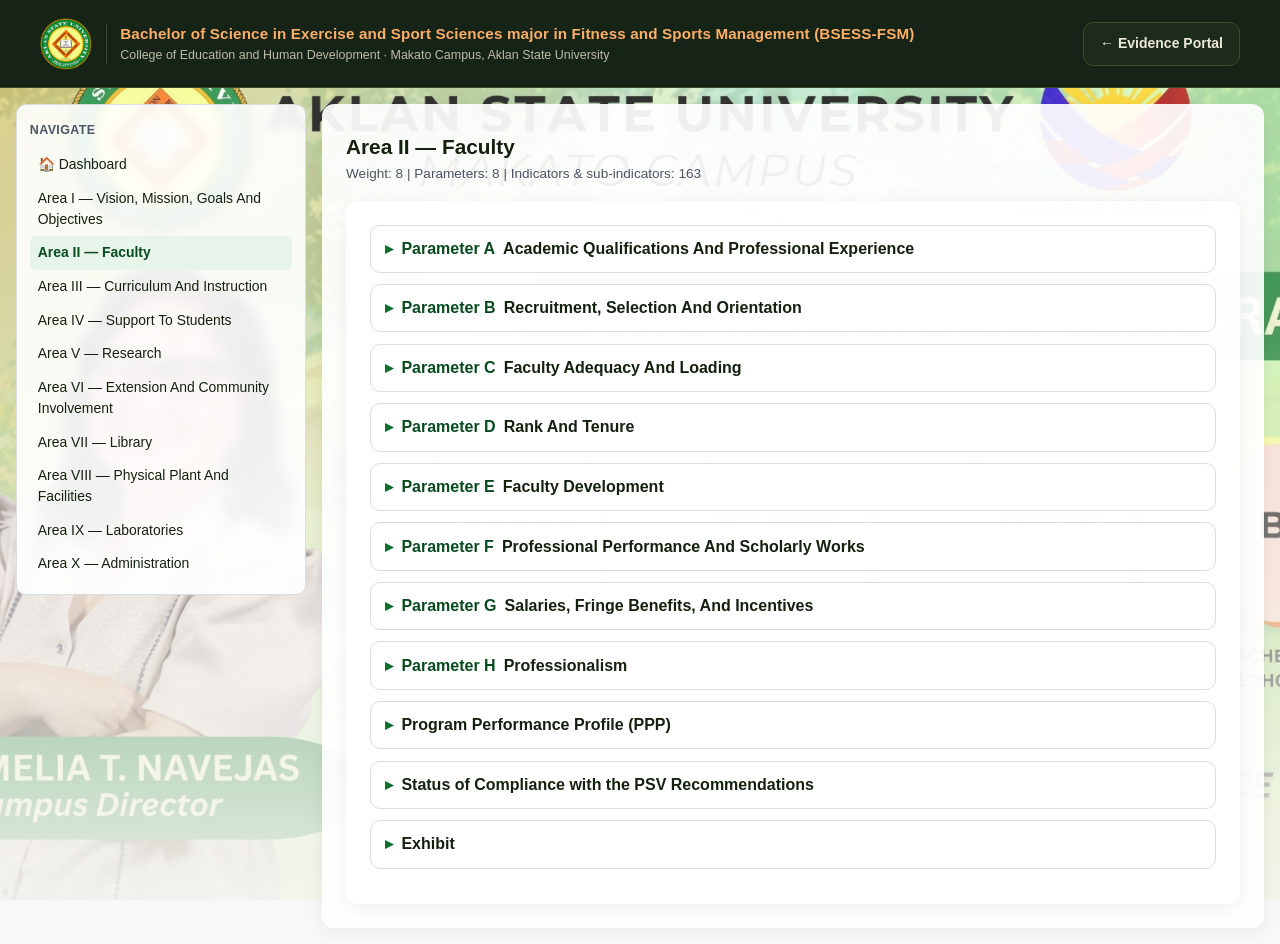
<file: area-2.html>
<!DOCTYPE html>

<html lang="en">
<head>
<meta charset="utf-8"/>
<meta content="width=device-width, initial-scale=1" name="viewport"/>
<title>Area II — Faculty</title>
<meta content="Offline-capable evidence organizer for AACCUP Bachelor of Science in Exercise and Sport Sciences program accreditation." name="description"/>
<link href="assets/css/style.css" rel="stylesheet"/>
<link href="assets/css/motion.css" rel="stylesheet"/>
<style id="drive-folder-button-styles">.drive-folder-link { display:inline-flex; align-items:center; justify-content:center; min-height:44px; max-width:100%; padding:.4rem .65rem; margin-left:.45rem; border:1px solid #718b97; border-radius:8px; background:transparent; color:var(--ink,#14210f); font-size:.75rem; font-weight:700; line-height:1.35; text-align:center; text-decoration:none; vertical-align:middle; overflow-wrap:anywhere; }
.drive-folder-link:hover { background:rgba(11,95,191,.08); }
.drive-folder-link:focus-visible { outline:3px solid var(--focus,#0b5fbf); outline-offset:2px; }
.drive-folder-link[aria-disabled="true"] { opacity:.6; cursor:not-allowed; }
</style><style id="workforce-masthead-styles">
/* Workforce header only. */
header.masthead { position:relative; inset:auto; height:auto; width:100%; padding:0; background:#152417; color:#ede9da; border-bottom:1px solid #3a4b2b; font-family:-apple-system,BlinkMacSystemFont,"Segoe UI",Roboto,Arial,sans-serif; }
.masthead * { box-sizing:border-box; }
.masthead .wrap { width:100%; max-width:1240px; margin:0 auto; padding:1.1rem 1.25rem; display:flex; align-items:center; gap:1rem; flex-wrap:wrap; }
.masthead .brand-lockup { display:flex; align-items:center; gap:.85rem; min-width:0; flex:1 1 320px; }
.masthead .brand-lockup > picture { display:block; flex:0 0 52px; width:52px; height:52px; }
.masthead .brand-lockup > picture img { display:block; width:100%; height:100%; object-fit:contain; }
.masthead .divider { width:1px; height:40px; background:#3a4b2b; flex-shrink:0; }
.masthead .brand-text h2 { margin:0; font-size:.95rem; font-weight:700; color:#ffae66; letter-spacing:.01em; line-height:1.4; }
.masthead .brand-text p { margin:.1rem 0 0; font-size:.78rem; color:#bebba8; line-height:1.5; }
.masthead .masthead-actions { display:flex; align-items:center; gap:.6rem; flex-wrap:wrap; }
.masthead .btn { position:static; display:inline-flex; align-items:center; gap:.4rem; min-height:44px; padding:.55rem 1rem; border-radius:10px; border:1px solid #3a4b2b; background:#1c2b1a; color:#ede9da; font:600 .875rem/1.5 "Segoe UI",Arial,sans-serif; text-decoration:none; cursor:pointer; }
.masthead .btn:hover { background:#263c25; border-color:#ffae66; }
@media(max-width:650px) { .masthead .brand-text h2 { font-size:.8rem; } }
@media print { .masthead .masthead-actions { display:none; } }
</style></head>
<body data-area-id="area-2">
<script>try{document.documentElement.classList.add("js");}catch(e){}</script>
<a class="skip-link" href="#main-content">Skip to content</a>
<header class="masthead">
<div class="wrap">
<div class="brand-lockup">
<!-- ASU seal — vector mark, fixed aspect, never stretched, no colour filter -->
<picture>
<img alt="Official seal of Aklan State University" decoding="async" fetchpriority="high" height="52" src="assets/img/asu-seal-208.png" width="52"/>
</picture>
<span aria-hidden="true" class="divider">
</span>
<div class="brand-text">
<h2>
       Bachelor of Science in Exercise and Sport Sciences major in Fitness and Sports Management (BSESS-FSM)
      </h2>
<p>
       College of Education and Human Development · Makato Campus, Aklan State University
      </p>
</div>
</div>
<div class="masthead-actions">
<a class="btn" href="./bsess.html">
      ← Evidence Portal
     </a>
</div>
</div>
</header>
<div class="overlay" id="navOverlay"></div>
<div class="layout">
<nav aria-label="Area navigation" class="sidebar" id="sidebar">
<h2>Navigate</h2><ul><li><a href="bsess.html">🏠 Dashboard</a></li><li><a href="area-1.html">Area I — Vision, Mission, Goals And Objectives</a></li><li><a aria-current="page" href="area-2.html">Area II — Faculty</a></li><li><a href="area-3.html">Area III — Curriculum And Instruction</a></li><li><a href="area-4.html">Area IV — Support To Students</a></li><li><a href="area-5.html">Area V — Research</a></li><li><a href="area-6.html">Area VI — Extension And Community Involvement</a></li><li><a href="area-7.html">Area VII — Library</a></li><li><a href="area-8.html">Area VIII — Physical Plant And Facilities</a></li><li><a href="area-9.html">Area IX — Laboratories</a></li><li><a href="area-10.html">Area X — Administration</a></li></ul>
</nav>
<main id="main-content">
<h2 class="page-title">Area II — Faculty</h2>
<p class="page-sub">Weight: 8 | Parameters: 8 | Indicators &amp; sub-indicators: 163</p>
<div class="app-content">
<ul class="param-list" role="list">
<li class="param-item">
<details class="param-details" id="param-area-2-A">
<summary><span class="param-letter">Parameter A</span> Academic Qualifications And Professional Experience</summary>
<div class="param-body">
<button class="btn small no-print print-param-btn" data-target="param-area-2-A" type="button">Print this Parameter</button><a aria-disabled="true" class="drive-folder-link" data-drive-key="area-2/A" role="link" tabindex="0" title="Two folder URLs were supplied; confirm the correct folder before enabling this link.">Parameter A Link (Google Drive)</a>
<div class="section-block">
<details class="section-details" id="section-area-2-A-system">
<summary><span class="section-label">System — Inputs and Processes</span></summary>
<div class="param-body">
<div class="section-evidence">
<p class="section-evidence__label">Evidence for this section as a whole</p>
<div class="ev-block ev-block--section" data-path="area-2/A/system">
<div class="status-row">
<label class="sr-only" for="sel-area-2-A-system">Status for area-2/A/system</label>
<select class="status-select" data-path="area-2/A/system" disabled="" id="sel-area-2-A-system">
<option value="not-started">Not Started</option>
<option value="in-progress">In Progress</option>
<option value="complete">Complete</option>
<option value="verified">Verified</option>
</select>
<span class="status-pill status-not-started" data-role="pill">Not Started</span>
<button class="btn small add-evidence-btn no-print" data-path="area-2/A/system" disabled="" type="button">+ Add evidence</button><a class="drive-folder-link" data-drive-key="area-2/A/system" href="https://drive.google.com/drive/folders/19KwOI-DDNY0n07Wt3yCfNuwuZjzVK0ln" rel="noopener noreferrer" target="_blank" title="Open Google Drive evidence">System–Inputs and Processes Link (Google Drive)</a>
</div>
<ul class="evidence-list" data-role="list">
<li class="empty-note">No evidence staged yet.</li>
</ul>
</div>
</div>
<ul class="node-list" role="list">
</ul>
</div>
</details>
<details class="section-details" id="section-area-2-A-implementation">
<summary><span class="section-label">Implementation</span></summary>
<div class="param-body">
<div class="section-evidence">
<p class="section-evidence__label">Evidence for this section as a whole</p>
<div class="ev-block ev-block--section" data-path="area-2/A/implementation">
<div class="status-row">
<label class="sr-only" for="sel-area-2-A-implementation">Status for area-2/A/implementation</label>
<select class="status-select" data-path="area-2/A/implementation" disabled="" id="sel-area-2-A-implementation">
<option value="not-started">Not Started</option>
<option value="in-progress">In Progress</option>
<option value="complete">Complete</option>
<option value="verified">Verified</option>
</select>
<span class="status-pill status-not-started" data-role="pill">Not Started</span>
<button class="btn small add-evidence-btn no-print" data-path="area-2/A/implementation" disabled="" type="button">+ Add evidence</button><a class="drive-folder-link" data-drive-key="area-2/A/implementation" href="https://drive.google.com/drive/folders/1oD_ZAfcs7nODjJFmyFFh1A4bsTeRBsC7" rel="noopener noreferrer" target="_blank" title="Open Google Drive evidence">Implementation Link (Google Drive)</a>
</div>
<ul class="evidence-list" data-role="list">
<li class="empty-note">No evidence staged yet.</li>
</ul>
</div>
</div>
<ul class="node-list" role="list">
</ul>
</div>
</details>
<details class="section-details" id="section-area-2-A-outcome">
<summary><span class="section-label">Outcome/s</span></summary>
<div class="param-body">
<div class="section-evidence">
<p class="section-evidence__label">Evidence for this section as a whole</p>
<div class="ev-block ev-block--section" data-path="area-2/A/outcome">
<div class="status-row">
<label class="sr-only" for="sel-area-2-A-outcome">Status for area-2/A/outcome</label>
<select class="status-select" data-path="area-2/A/outcome" disabled="" id="sel-area-2-A-outcome">
<option value="not-started">Not Started</option>
<option value="in-progress">In Progress</option>
<option value="complete">Complete</option>
<option value="verified">Verified</option>
</select>
<span class="status-pill status-not-started" data-role="pill">Not Started</span>
<button class="btn small add-evidence-btn no-print" data-path="area-2/A/outcome" disabled="" type="button">+ Add evidence</button><a class="drive-folder-link" data-drive-key="area-2/A/outcome" href="https://drive.google.com/drive/folders/1x7c0RZqUJw3fDZ3OgiaRl25kg68sClVG" rel="noopener noreferrer" target="_blank" title="Open Google Drive evidence">Outcome/s Link (Google Drive)</a>
</div>
<ul class="evidence-list" data-role="list">
<li class="empty-note">No evidence staged yet.</li>
</ul>
</div>
</div>
<ul class="node-list" role="list">
</ul>
</div>
</details>
</div>
</div>
</details>
</li>
<li class="param-item">
<details class="param-details" id="param-area-2-B">
<summary><span class="param-letter">Parameter B</span> Recruitment, Selection And Orientation</summary>
<div class="param-body">
<button class="btn small no-print print-param-btn" data-target="param-area-2-B" type="button">Print this Parameter</button><a class="drive-folder-link" data-drive-key="area-2/B" href="https://drive.google.com/drive/folders/19Kte-x7Uuve4yrwbmIRAgurOUBcFlwFL" rel="noopener noreferrer" target="_blank" title="Open Google Drive evidence">Parameter B Link (Google Drive)</a>
<div class="section-block">
<details class="section-details" id="section-area-2-B-system">
<summary><span class="section-label">System — Inputs and Processes</span></summary>
<div class="param-body">
<div class="section-evidence">
<p class="section-evidence__label">Evidence for this section as a whole</p>
<div class="ev-block ev-block--section" data-path="area-2/B/system">
<div class="status-row">
<label class="sr-only" for="sel-area-2-B-system">Status for area-2/B/system</label>
<select class="status-select" data-path="area-2/B/system" disabled="" id="sel-area-2-B-system">
<option value="not-started">Not Started</option>
<option value="in-progress">In Progress</option>
<option value="complete">Complete</option>
<option value="verified">Verified</option>
</select>
<span class="status-pill status-not-started" data-role="pill">Not Started</span>
<button class="btn small add-evidence-btn no-print" data-path="area-2/B/system" disabled="" type="button">+ Add evidence</button><a class="drive-folder-link" data-drive-key="area-2/B/system" href="https://drive.google.com/drive/folders/1OWcOKgSfBlKvmaxFFwq2BsxE5QzQAlSq" rel="noopener noreferrer" target="_blank" title="Open Google Drive evidence">System–Inputs and Processes Link (Google Drive)</a>
</div>
<ul class="evidence-list" data-role="list">
<li class="empty-note">No evidence staged yet.</li>
</ul>
</div>
</div>
<ul class="node-list" role="list">
</ul>
</div>
</details>
<details class="section-details" id="section-area-2-B-implementation">
<summary><span class="section-label">Implementation</span></summary>
<div class="param-body">
<div class="section-evidence">
<p class="section-evidence__label">Evidence for this section as a whole</p>
<div class="ev-block ev-block--section" data-path="area-2/B/implementation">
<div class="status-row">
<label class="sr-only" for="sel-area-2-B-implementation">Status for area-2/B/implementation</label>
<select class="status-select" data-path="area-2/B/implementation" disabled="" id="sel-area-2-B-implementation">
<option value="not-started">Not Started</option>
<option value="in-progress">In Progress</option>
<option value="complete">Complete</option>
<option value="verified">Verified</option>
</select>
<span class="status-pill status-not-started" data-role="pill">Not Started</span>
<button class="btn small add-evidence-btn no-print" data-path="area-2/B/implementation" disabled="" type="button">+ Add evidence</button><a class="drive-folder-link" data-drive-key="area-2/B/implementation" href="https://drive.google.com/drive/folders/1ytGwb_mnjcfZGpNfkho90FnG9Ad2Lioe" rel="noopener noreferrer" target="_blank" title="Open Google Drive evidence">Implementation Link (Google Drive)</a>
</div>
<ul class="evidence-list" data-role="list">
<li class="empty-note">No evidence staged yet.</li>
</ul>
</div>
</div>
<ul class="node-list" role="list">
</ul>
</div>
</details>
<details class="section-details" id="section-area-2-B-outcome">
<summary><span class="section-label">Outcome/s</span></summary>
<div class="param-body">
<div class="section-evidence">
<p class="section-evidence__label">Evidence for this section as a whole</p>
<div class="ev-block ev-block--section" data-path="area-2/B/outcome">
<div class="status-row">
<label class="sr-only" for="sel-area-2-B-outcome">Status for area-2/B/outcome</label>
<select class="status-select" data-path="area-2/B/outcome" disabled="" id="sel-area-2-B-outcome">
<option value="not-started">Not Started</option>
<option value="in-progress">In Progress</option>
<option value="complete">Complete</option>
<option value="verified">Verified</option>
</select>
<span class="status-pill status-not-started" data-role="pill">Not Started</span>
<button class="btn small add-evidence-btn no-print" data-path="area-2/B/outcome" disabled="" type="button">+ Add evidence</button><a class="drive-folder-link" data-drive-key="area-2/B/outcome" href="https://drive.google.com/drive/folders/1YVoFUJgZodtedptbW98-cC8eTEyegD3d" rel="noopener noreferrer" target="_blank" title="Open Google Drive evidence">Outcome/s Link (Google Drive)</a>
</div>
<ul class="evidence-list" data-role="list">
<li class="empty-note">No evidence staged yet.</li>
</ul>
</div>
</div>
<ul class="node-list" role="list">
</ul>
</div>
</details>
</div>
</div>
</details>
</li>
<li class="param-item">
<details class="param-details" id="param-area-2-C">
<summary><span class="param-letter">Parameter C</span> Faculty Adequacy And Loading</summary>
<div class="param-body">
<button class="btn small no-print print-param-btn" data-target="param-area-2-C" type="button">Print this Parameter</button><a class="drive-folder-link" data-drive-key="area-2/C" href="https://drive.google.com/drive/folders/1ph7dXljY568jaaw8JqdgiA_exirKY-Mu" rel="noopener noreferrer" target="_blank" title="Open Google Drive evidence">Parameter C Link (Google Drive)</a>
<div class="section-block">
<details class="section-details" id="section-area-2-C-system">
<summary><span class="section-label">System — Inputs and Processes</span></summary>
<div class="param-body">
<div class="section-evidence">
<p class="section-evidence__label">Evidence for this section as a whole</p>
<div class="ev-block ev-block--section" data-path="area-2/C/system">
<div class="status-row">
<label class="sr-only" for="sel-area-2-C-system">Status for area-2/C/system</label>
<select class="status-select" data-path="area-2/C/system" disabled="" id="sel-area-2-C-system">
<option value="not-started">Not Started</option>
<option value="in-progress">In Progress</option>
<option value="complete">Complete</option>
<option value="verified">Verified</option>
</select>
<span class="status-pill status-not-started" data-role="pill">Not Started</span>
<button class="btn small add-evidence-btn no-print" data-path="area-2/C/system" disabled="" type="button">+ Add evidence</button><a class="drive-folder-link" data-drive-key="area-2/C/system" href="https://drive.google.com/drive/folders/1Y03ZvgaYIiWTgnZFf_eUg_VpAfpKDfpY" rel="noopener noreferrer" target="_blank" title="Open Google Drive evidence">System–Inputs and Processes Link (Google Drive)</a>
</div>
<ul class="evidence-list" data-role="list">
<li class="empty-note">No evidence staged yet.</li>
</ul>
</div>
</div>
<ul class="node-list" role="list">
</ul>
</div>
</details>
<details class="section-details" id="section-area-2-C-implementation">
<summary><span class="section-label">Implementation</span></summary>
<div class="param-body">
<div class="section-evidence">
<p class="section-evidence__label">Evidence for this section as a whole</p>
<div class="ev-block ev-block--section" data-path="area-2/C/implementation">
<div class="status-row">
<label class="sr-only" for="sel-area-2-C-implementation">Status for area-2/C/implementation</label>
<select class="status-select" data-path="area-2/C/implementation" disabled="" id="sel-area-2-C-implementation">
<option value="not-started">Not Started</option>
<option value="in-progress">In Progress</option>
<option value="complete">Complete</option>
<option value="verified">Verified</option>
</select>
<span class="status-pill status-not-started" data-role="pill">Not Started</span>
<button class="btn small add-evidence-btn no-print" data-path="area-2/C/implementation" disabled="" type="button">+ Add evidence</button><a class="drive-folder-link" data-drive-key="area-2/C/implementation" href="https://drive.google.com/drive/folders/16NsJhEH7vL85h3b90uEVmMaWLuMo38yD" rel="noopener noreferrer" target="_blank" title="Open Google Drive evidence">Implementation Link (Google Drive)</a>
</div>
<ul class="evidence-list" data-role="list">
<li class="empty-note">No evidence staged yet.</li>
</ul>
</div>
</div>
<ul class="node-list" role="list">
</ul>
</div>
</details>
<details class="section-details" id="section-area-2-C-outcome">
<summary><span class="section-label">Outcome/s</span></summary>
<div class="param-body">
<div class="section-evidence">
<p class="section-evidence__label">Evidence for this section as a whole</p>
<div class="ev-block ev-block--section" data-path="area-2/C/outcome">
<div class="status-row">
<label class="sr-only" for="sel-area-2-C-outcome">Status for area-2/C/outcome</label>
<select class="status-select" data-path="area-2/C/outcome" disabled="" id="sel-area-2-C-outcome">
<option value="not-started">Not Started</option>
<option value="in-progress">In Progress</option>
<option value="complete">Complete</option>
<option value="verified">Verified</option>
</select>
<span class="status-pill status-not-started" data-role="pill">Not Started</span>
<button class="btn small add-evidence-btn no-print" data-path="area-2/C/outcome" disabled="" type="button">+ Add evidence</button><a class="drive-folder-link" data-drive-key="area-2/C/outcome" href="https://drive.google.com/drive/folders/1zRlUU1mYRSA6sfQO9ZFQfCfSVmoTuJsN" rel="noopener noreferrer" target="_blank" title="Open Google Drive evidence">Outcome/s Link (Google Drive)</a>
</div>
<ul class="evidence-list" data-role="list">
<li class="empty-note">No evidence staged yet.</li>
</ul>
</div>
</div>
<ul class="node-list" role="list">
</ul>
</div>
</details>
</div>
</div>
</details>
</li>
<li class="param-item">
<details class="param-details" id="param-area-2-D">
<summary><span class="param-letter">Parameter D</span> Rank And Tenure</summary>
<div class="param-body">
<button class="btn small no-print print-param-btn" data-target="param-area-2-D" type="button">Print this Parameter</button><a class="drive-folder-link" data-drive-key="area-2/D" href="https://drive.google.com/drive/folders/1oZfvLU5sVepEa9Qy6tXyKZSnOCBy5Ebe" rel="noopener noreferrer" target="_blank" title="Open Google Drive evidence">Parameter D Link (Google Drive)</a>
<div class="section-block">
<details class="section-details" id="section-area-2-D-system">
<summary><span class="section-label">System — Inputs and Processes</span></summary>
<div class="param-body">
<div class="section-evidence">
<p class="section-evidence__label">Evidence for this section as a whole</p>
<div class="ev-block ev-block--section" data-path="area-2/D/system">
<div class="status-row">
<label class="sr-only" for="sel-area-2-D-system">Status for area-2/D/system</label>
<select class="status-select" data-path="area-2/D/system" disabled="" id="sel-area-2-D-system">
<option value="not-started">Not Started</option>
<option value="in-progress">In Progress</option>
<option value="complete">Complete</option>
<option value="verified">Verified</option>
</select>
<span class="status-pill status-not-started" data-role="pill">Not Started</span>
<button class="btn small add-evidence-btn no-print" data-path="area-2/D/system" disabled="" type="button">+ Add evidence</button><a aria-disabled="true" class="drive-folder-link" data-drive-key="area-2/D/system" role="link" tabindex="0" title="Google Drive link not configured yet">System–Inputs and Processes Link (Google Drive)</a>
</div>
<ul class="evidence-list" data-role="list">
<li class="empty-note">No evidence staged yet.</li>
</ul>
</div>
</div>
<ul class="node-list" role="list">
</ul>
</div>
</details>
<details class="section-details" id="section-area-2-D-implementation">
<summary><span class="section-label">Implementation</span></summary>
<div class="param-body">
<div class="section-evidence">
<p class="section-evidence__label">Evidence for this section as a whole</p>
<div class="ev-block ev-block--section" data-path="area-2/D/implementation">
<div class="status-row">
<label class="sr-only" for="sel-area-2-D-implementation">Status for area-2/D/implementation</label>
<select class="status-select" data-path="area-2/D/implementation" disabled="" id="sel-area-2-D-implementation">
<option value="not-started">Not Started</option>
<option value="in-progress">In Progress</option>
<option value="complete">Complete</option>
<option value="verified">Verified</option>
</select>
<span class="status-pill status-not-started" data-role="pill">Not Started</span>
<button class="btn small add-evidence-btn no-print" data-path="area-2/D/implementation" disabled="" type="button">+ Add evidence</button><a aria-disabled="true" class="drive-folder-link" data-drive-key="area-2/D/implementation" role="link" tabindex="0" title="Google Drive link not configured yet">Implementation Link (Google Drive)</a>
</div>
<ul class="evidence-list" data-role="list">
<li class="empty-note">No evidence staged yet.</li>
</ul>
</div>
</div>
<ul class="node-list" role="list">
</ul>
</div>
</details>
<details class="section-details" id="section-area-2-D-outcome">
<summary><span class="section-label">Outcome/s</span></summary>
<div class="param-body">
<div class="section-evidence">
<p class="section-evidence__label">Evidence for this section as a whole</p>
<div class="ev-block ev-block--section" data-path="area-2/D/outcome">
<div class="status-row">
<label class="sr-only" for="sel-area-2-D-outcome">Status for area-2/D/outcome</label>
<select class="status-select" data-path="area-2/D/outcome" disabled="" id="sel-area-2-D-outcome">
<option value="not-started">Not Started</option>
<option value="in-progress">In Progress</option>
<option value="complete">Complete</option>
<option value="verified">Verified</option>
</select>
<span class="status-pill status-not-started" data-role="pill">Not Started</span>
<button class="btn small add-evidence-btn no-print" data-path="area-2/D/outcome" disabled="" type="button">+ Add evidence</button><a aria-disabled="true" class="drive-folder-link" data-drive-key="area-2/D/outcome" role="link" tabindex="0" title="Google Drive link not configured yet">Outcome/s Link (Google Drive)</a>
</div>
<ul class="evidence-list" data-role="list">
<li class="empty-note">No evidence staged yet.</li>
</ul>
</div>
</div>
<ul class="node-list" role="list">
</ul>
</div>
</details>
</div>
</div>
</details>
</li>
<li class="param-item">
<details class="param-details" id="param-area-2-E">
<summary><span class="param-letter">Parameter E</span> Faculty Development</summary>
<div class="param-body">
<button class="btn small no-print print-param-btn" data-target="param-area-2-E" type="button">Print this Parameter</button><a class="drive-folder-link" data-drive-key="area-2/E" href="https://drive.google.com/drive/folders/1FOoEo26DTc8c68ci_OaI4gmk11uKXm43" rel="noopener noreferrer" target="_blank" title="Open Google Drive evidence">Parameter E Link (Google Drive)</a>
<div class="section-block">
<details class="section-details" id="section-area-2-E-system">
<summary><span class="section-label">System — Inputs and Processes</span></summary>
<div class="param-body">
<div class="section-evidence">
<p class="section-evidence__label">Evidence for this section as a whole</p>
<div class="ev-block ev-block--section" data-path="area-2/E/system">
<div class="status-row">
<label class="sr-only" for="sel-area-2-E-system">Status for area-2/E/system</label>
<select class="status-select" data-path="area-2/E/system" disabled="" id="sel-area-2-E-system">
<option value="not-started">Not Started</option>
<option value="in-progress">In Progress</option>
<option value="complete">Complete</option>
<option value="verified">Verified</option>
</select>
<span class="status-pill status-not-started" data-role="pill">Not Started</span>
<button class="btn small add-evidence-btn no-print" data-path="area-2/E/system" disabled="" type="button">+ Add evidence</button><a aria-disabled="true" class="drive-folder-link" data-drive-key="area-2/E/system" role="link" tabindex="0" title="Google Drive link not configured yet">System–Inputs and Processes Link (Google Drive)</a>
</div>
<ul class="evidence-list" data-role="list">
<li class="empty-note">No evidence staged yet.</li>
</ul>
</div>
</div>
<ul class="node-list" role="list">
</ul>
</div>
</details>
<details class="section-details" id="section-area-2-E-implementation">
<summary><span class="section-label">Implementation</span></summary>
<div class="param-body">
<div class="section-evidence">
<p class="section-evidence__label">Evidence for this section as a whole</p>
<div class="ev-block ev-block--section" data-path="area-2/E/implementation">
<div class="status-row">
<label class="sr-only" for="sel-area-2-E-implementation">Status for area-2/E/implementation</label>
<select class="status-select" data-path="area-2/E/implementation" disabled="" id="sel-area-2-E-implementation">
<option value="not-started">Not Started</option>
<option value="in-progress">In Progress</option>
<option value="complete">Complete</option>
<option value="verified">Verified</option>
</select>
<span class="status-pill status-not-started" data-role="pill">Not Started</span>
<button class="btn small add-evidence-btn no-print" data-path="area-2/E/implementation" disabled="" type="button">+ Add evidence</button><a aria-disabled="true" class="drive-folder-link" data-drive-key="area-2/E/implementation" role="link" tabindex="0" title="Google Drive link not configured yet">Implementation Link (Google Drive)</a>
</div>
<ul class="evidence-list" data-role="list">
<li class="empty-note">No evidence staged yet.</li>
</ul>
</div>
</div>
<ul class="node-list" role="list">
</ul>
</div>
</details>
<details class="section-details" id="section-area-2-E-outcome">
<summary><span class="section-label">Outcome/s</span></summary>
<div class="param-body">
<div class="section-evidence">
<p class="section-evidence__label">Evidence for this section as a whole</p>
<div class="ev-block ev-block--section" data-path="area-2/E/outcome">
<div class="status-row">
<label class="sr-only" for="sel-area-2-E-outcome">Status for area-2/E/outcome</label>
<select class="status-select" data-path="area-2/E/outcome" disabled="" id="sel-area-2-E-outcome">
<option value="not-started">Not Started</option>
<option value="in-progress">In Progress</option>
<option value="complete">Complete</option>
<option value="verified">Verified</option>
</select>
<span class="status-pill status-not-started" data-role="pill">Not Started</span>
<button class="btn small add-evidence-btn no-print" data-path="area-2/E/outcome" disabled="" type="button">+ Add evidence</button><a aria-disabled="true" class="drive-folder-link" data-drive-key="area-2/E/outcome" role="link" tabindex="0" title="Google Drive link not configured yet">Outcome/s Link (Google Drive)</a>
</div>
<ul class="evidence-list" data-role="list">
<li class="empty-note">No evidence staged yet.</li>
</ul>
</div>
</div>
<ul class="node-list" role="list">
</ul>
</div>
</details>
</div>
</div>
</details>
</li>
<li class="param-item">
<details class="param-details" id="param-area-2-F">
<summary><span class="param-letter">Parameter F</span> Professional Performance And Scholarly Works</summary>
<div class="param-body">
<button class="btn small no-print print-param-btn" data-target="param-area-2-F" type="button">Print this Parameter</button><a class="drive-folder-link" data-drive-key="area-2/F" href="https://drive.google.com/drive/folders/1HsIFnb9DUTELnNL8m1CicmJY4JwpU3-h" rel="noopener noreferrer" target="_blank" title="Open Google Drive evidence">Parameter F Link (Google Drive)</a>
<div class="section-block">
<details class="section-details" id="section-area-2-F-system">
<summary><span class="section-label">System — Inputs and Processes</span></summary>
<div class="param-body">
<div class="section-evidence">
<p class="section-evidence__label">Evidence for this section as a whole</p>
<div class="ev-block ev-block--section" data-path="area-2/F/system">
<div class="status-row">
<label class="sr-only" for="sel-area-2-F-system">Status for area-2/F/system</label>
<select class="status-select" data-path="area-2/F/system" disabled="" id="sel-area-2-F-system">
<option value="not-started">Not Started</option>
<option value="in-progress">In Progress</option>
<option value="complete">Complete</option>
<option value="verified">Verified</option>
</select>
<span class="status-pill status-not-started" data-role="pill">Not Started</span>
<button class="btn small add-evidence-btn no-print" data-path="area-2/F/system" disabled="" type="button">+ Add evidence</button><a aria-disabled="true" class="drive-folder-link" data-drive-key="area-2/F/system" role="link" tabindex="0" title="Google Drive link not configured yet">System–Inputs and Processes Link (Google Drive)</a>
</div>
<ul class="evidence-list" data-role="list">
<li class="empty-note">No evidence staged yet.</li>
</ul>
</div>
</div>
<ul class="node-list" role="list">
</ul>
</div>
</details>
<details class="section-details" id="section-area-2-F-implementation">
<summary><span class="section-label">Implementation</span></summary>
<div class="param-body">
<div class="section-evidence">
<p class="section-evidence__label">Evidence for this section as a whole</p>
<div class="ev-block ev-block--section" data-path="area-2/F/implementation">
<div class="status-row">
<label class="sr-only" for="sel-area-2-F-implementation">Status for area-2/F/implementation</label>
<select class="status-select" data-path="area-2/F/implementation" disabled="" id="sel-area-2-F-implementation">
<option value="not-started">Not Started</option>
<option value="in-progress">In Progress</option>
<option value="complete">Complete</option>
<option value="verified">Verified</option>
</select>
<span class="status-pill status-not-started" data-role="pill">Not Started</span>
<button class="btn small add-evidence-btn no-print" data-path="area-2/F/implementation" disabled="" type="button">+ Add evidence</button><a aria-disabled="true" class="drive-folder-link" data-drive-key="area-2/F/implementation" role="link" tabindex="0" title="Google Drive link not configured yet">Implementation Link (Google Drive)</a>
</div>
<ul class="evidence-list" data-role="list">
<li class="empty-note">No evidence staged yet.</li>
</ul>
</div>
</div>
<ul class="node-list" role="list">
</ul>
</div>
</details>
<details class="section-details" id="section-area-2-F-outcome">
<summary><span class="section-label">Outcome/s</span></summary>
<div class="param-body">
<div class="section-evidence">
<p class="section-evidence__label">Evidence for this section as a whole</p>
<div class="ev-block ev-block--section" data-path="area-2/F/outcome">
<div class="status-row">
<label class="sr-only" for="sel-area-2-F-outcome">Status for area-2/F/outcome</label>
<select class="status-select" data-path="area-2/F/outcome" disabled="" id="sel-area-2-F-outcome">
<option value="not-started">Not Started</option>
<option value="in-progress">In Progress</option>
<option value="complete">Complete</option>
<option value="verified">Verified</option>
</select>
<span class="status-pill status-not-started" data-role="pill">Not Started</span>
<button class="btn small add-evidence-btn no-print" data-path="area-2/F/outcome" disabled="" type="button">+ Add evidence</button><a aria-disabled="true" class="drive-folder-link" data-drive-key="area-2/F/outcome" role="link" tabindex="0" title="Google Drive link not configured yet">Outcome/s Link (Google Drive)</a>
</div>
<ul class="evidence-list" data-role="list">
<li class="empty-note">No evidence staged yet.</li>
</ul>
</div>
</div>
<ul class="node-list" role="list">
</ul>
</div>
</details>
</div>
</div>
</details>
</li>
<li class="param-item">
<details class="param-details" id="param-area-2-G">
<summary><span class="param-letter">Parameter G</span> Salaries, Fringe Benefits, And Incentives</summary>
<div class="param-body">
<button class="btn small no-print print-param-btn" data-target="param-area-2-G" type="button">Print this Parameter</button><a class="drive-folder-link" data-drive-key="area-2/G" href="https://drive.google.com/drive/folders/1gJPZ1qB8SaNxp81fkmUJM35H7jP-JBOf" rel="noopener noreferrer" target="_blank" title="Open Google Drive evidence">Parameter G Link (Google Drive)</a>
<div class="section-block">
<details class="section-details" id="section-area-2-G-system">
<summary><span class="section-label">System — Inputs and Processes</span></summary>
<div class="param-body">
<div class="section-evidence">
<p class="section-evidence__label">Evidence for this section as a whole</p>
<div class="ev-block ev-block--section" data-path="area-2/G/system">
<div class="status-row">
<label class="sr-only" for="sel-area-2-G-system">Status for area-2/G/system</label>
<select class="status-select" data-path="area-2/G/system" disabled="" id="sel-area-2-G-system">
<option value="not-started">Not Started</option>
<option value="in-progress">In Progress</option>
<option value="complete">Complete</option>
<option value="verified">Verified</option>
</select>
<span class="status-pill status-not-started" data-role="pill">Not Started</span>
<button class="btn small add-evidence-btn no-print" data-path="area-2/G/system" disabled="" type="button">+ Add evidence</button><a aria-disabled="true" class="drive-folder-link" data-drive-key="area-2/G/system" role="link" tabindex="0" title="Google Drive link not configured yet">System–Inputs and Processes Link (Google Drive)</a>
</div>
<ul class="evidence-list" data-role="list">
<li class="empty-note">No evidence staged yet.</li>
</ul>
</div>
</div>
<ul class="node-list" role="list">
</ul>
</div>
</details>
<details class="section-details" id="section-area-2-G-implementation">
<summary><span class="section-label">Implementation</span></summary>
<div class="param-body">
<div class="section-evidence">
<p class="section-evidence__label">Evidence for this section as a whole</p>
<div class="ev-block ev-block--section" data-path="area-2/G/implementation">
<div class="status-row">
<label class="sr-only" for="sel-area-2-G-implementation">Status for area-2/G/implementation</label>
<select class="status-select" data-path="area-2/G/implementation" disabled="" id="sel-area-2-G-implementation">
<option value="not-started">Not Started</option>
<option value="in-progress">In Progress</option>
<option value="complete">Complete</option>
<option value="verified">Verified</option>
</select>
<span class="status-pill status-not-started" data-role="pill">Not Started</span>
<button class="btn small add-evidence-btn no-print" data-path="area-2/G/implementation" disabled="" type="button">+ Add evidence</button><a aria-disabled="true" class="drive-folder-link" data-drive-key="area-2/G/implementation" role="link" tabindex="0" title="Google Drive link not configured yet">Implementation Link (Google Drive)</a>
</div>
<ul class="evidence-list" data-role="list">
<li class="empty-note">No evidence staged yet.</li>
</ul>
</div>
</div>
<ul class="node-list" role="list">
</ul>
</div>
</details>
<details class="section-details" id="section-area-2-G-outcome">
<summary><span class="section-label">Outcome/s</span></summary>
<div class="param-body">
<div class="section-evidence">
<p class="section-evidence__label">Evidence for this section as a whole</p>
<div class="ev-block ev-block--section" data-path="area-2/G/outcome">
<div class="status-row">
<label class="sr-only" for="sel-area-2-G-outcome">Status for area-2/G/outcome</label>
<select class="status-select" data-path="area-2/G/outcome" disabled="" id="sel-area-2-G-outcome">
<option value="not-started">Not Started</option>
<option value="in-progress">In Progress</option>
<option value="complete">Complete</option>
<option value="verified">Verified</option>
</select>
<span class="status-pill status-not-started" data-role="pill">Not Started</span>
<button class="btn small add-evidence-btn no-print" data-path="area-2/G/outcome" disabled="" type="button">+ Add evidence</button><a aria-disabled="true" class="drive-folder-link" data-drive-key="area-2/G/outcome" role="link" tabindex="0" title="Google Drive link not configured yet">Outcome/s Link (Google Drive)</a>
</div>
<ul class="evidence-list" data-role="list">
<li class="empty-note">No evidence staged yet.</li>
</ul>
</div>
</div>
<ul class="node-list" role="list">
</ul>
</div>
</details>
</div>
</div>
</details>
</li>
<li class="param-item">
<details class="param-details" id="param-area-2-H">
<summary><span class="param-letter">Parameter H</span> Professionalism</summary>
<div class="param-body">
<button class="btn small no-print print-param-btn" data-target="param-area-2-H" type="button">Print this Parameter</button><a class="drive-folder-link" data-drive-key="area-2/H" href="https://drive.google.com/drive/folders/1rope7B5-Vc_qksAF-bRm1T8xYS0Wj1Ji" rel="noopener noreferrer" target="_blank" title="Open Google Drive evidence">Parameter H Link (Google Drive)</a>
<div class="section-block">
<details class="section-details" id="section-area-2-H-system">
<summary><span class="section-label">System — Inputs and Processes</span></summary>
<div class="param-body">
<div class="section-evidence">
<p class="section-evidence__label">Evidence for this section as a whole</p>
<div class="ev-block ev-block--section" data-path="area-2/H/system">
<div class="status-row">
<label class="sr-only" for="sel-area-2-H-system">Status for area-2/H/system</label>
<select class="status-select" data-path="area-2/H/system" disabled="" id="sel-area-2-H-system">
<option value="not-started">Not Started</option>
<option value="in-progress">In Progress</option>
<option value="complete">Complete</option>
<option value="verified">Verified</option>
</select>
<span class="status-pill status-not-started" data-role="pill">Not Started</span>
<button class="btn small add-evidence-btn no-print" data-path="area-2/H/system" disabled="" type="button">+ Add evidence</button><a aria-disabled="true" class="drive-folder-link" data-drive-key="area-2/H/system" role="link" tabindex="0" title="Google Drive link not configured yet">System–Inputs and Processes Link (Google Drive)</a>
</div>
<ul class="evidence-list" data-role="list">
<li class="empty-note">No evidence staged yet.</li>
</ul>
</div>
</div>
<ul class="node-list" role="list">
</ul>
</div>
</details>
<details class="section-details" id="section-area-2-H-implementation">
<summary><span class="section-label">Implementation</span></summary>
<div class="param-body">
<div class="section-evidence">
<p class="section-evidence__label">Evidence for this section as a whole</p>
<div class="ev-block ev-block--section" data-path="area-2/H/implementation">
<div class="status-row">
<label class="sr-only" for="sel-area-2-H-implementation">Status for area-2/H/implementation</label>
<select class="status-select" data-path="area-2/H/implementation" disabled="" id="sel-area-2-H-implementation">
<option value="not-started">Not Started</option>
<option value="in-progress">In Progress</option>
<option value="complete">Complete</option>
<option value="verified">Verified</option>
</select>
<span class="status-pill status-not-started" data-role="pill">Not Started</span>
<button class="btn small add-evidence-btn no-print" data-path="area-2/H/implementation" disabled="" type="button">+ Add evidence</button><a aria-disabled="true" class="drive-folder-link" data-drive-key="area-2/H/implementation" role="link" tabindex="0" title="Google Drive link not configured yet">Implementation Link (Google Drive)</a>
</div>
<ul class="evidence-list" data-role="list">
<li class="empty-note">No evidence staged yet.</li>
</ul>
</div>
</div>
<ul class="node-list" role="list">
</ul>
</div>
</details>
<details class="section-details" id="section-area-2-H-outcome">
<summary><span class="section-label">Outcome/s</span></summary>
<div class="param-body">
<div class="section-evidence">
<p class="section-evidence__label">Evidence for this section as a whole</p>
<div class="ev-block ev-block--section" data-path="area-2/H/outcome">
<div class="status-row">
<label class="sr-only" for="sel-area-2-H-outcome">Status for area-2/H/outcome</label>
<select class="status-select" data-path="area-2/H/outcome" disabled="" id="sel-area-2-H-outcome">
<option value="not-started">Not Started</option>
<option value="in-progress">In Progress</option>
<option value="complete">Complete</option>
<option value="verified">Verified</option>
</select>
<span class="status-pill status-not-started" data-role="pill">Not Started</span>
<button class="btn small add-evidence-btn no-print" data-path="area-2/H/outcome" disabled="" type="button">+ Add evidence</button><a aria-disabled="true" class="drive-folder-link" data-drive-key="area-2/H/outcome" role="link" tabindex="0" title="Google Drive link not configured yet">Outcome/s Link (Google Drive)</a>
</div>
<ul class="evidence-list" data-role="list">
<li class="empty-note">No evidence staged yet.</li>
</ul>
</div>
</div>
<ul class="node-list" role="list">
</ul>
</div>
</details>
</div>
</div>
</details>
</li>
<li class="param-item area-document-item"><details class="param-details area-document-details" id="doc-area-2-ppp"><summary>Program Performance Profile (PPP)</summary><div class="param-body"><p>Add the Program Performance Profile (PPP) documents for this Area.</p><a aria-disabled="true" class="drive-folder-link" data-drive-key="area-2/ppp" role="link" tabindex="0" title="Google Drive link not configured yet">Program Performance Profile (PPP) Link (Google Drive)</a></div></details></li><li class="param-item area-document-item"><details class="param-details area-document-details" id="doc-area-2-psv-compliance"><summary>Status of Compliance with the PSV Recommendations</summary><div class="param-body"><p>Add the Status of Compliance with the PSV Recommendations documents for this Area.</p><a aria-disabled="true" class="drive-folder-link" data-drive-key="area-2/psv-compliance" role="link" tabindex="0" title="Google Drive link not configured yet">Status of Compliance with the PSV Recommendations Link (Google Drive)</a></div></details></li><li class="param-item area-document-item"><details class="param-details area-document-details" id="doc-area-2-exhibit"><summary>Exhibit</summary><div class="param-body"><p>Add the Exhibit documents for this Area.</p><a aria-disabled="true" class="drive-folder-link" data-drive-key="area-2/exhibit" role="link" tabindex="0" title="Google Drive link not configured yet">Exhibit Link (Google Drive)</a></div></details></li></ul>
</div>
<noscript>
<div class="noscript-banner">JavaScript is disabled. Evidence staging and status tracking are unavailable, but the full indicator checklist for this Area is shown below.</div>
<div class="noscript-tree">
<h2>Area II indicator checklist (read-only)</h2>
<ul><li><strong>Parameter A: Academic Qualifications And Professional Experience</strong><ul><li>System — Inputs and Processes<ul><li>S.1 — The required number of faculty have graduate degrees and qualifications appropriate and relevant to the Sciences program.</li><li>S.2 — Other qualification such as the following are considered:<ul><li>S.2.1 — related professional experience;</li><li>S.2.2 — licensure (if applicable)</li><li>S.2.3 — specialization;</li><li>S.2.4 — technical/pedagogical skills and competence;</li><li>S.2.5 — special abilities, computer literacy, research capability.</li></ul></li><li>S.3 — Faculty handling OJT/practicum courses have had at least three (3) years of teaching and industry-based experience in the field.</li><li>S.4 — At least 50% of the faculty have relevant graduate degrees.</li></ul></li><li>Implementation<ul><li>I.1 — The faculty demonstrate professional competence and performed in any or a combination of the following:<ul><li>I.1.1 — instruction;</li><li>I.1.2 — research</li><li>I.1.3 — extension;</li><li>I.1.4 — production;</li><li>I.1.5 — consultancy and expert service; and</li><li>I.1.6 — publication, creative and scholarly work.</li></ul></li><li>I.2 — Faculty pursue graduate degrees relevant to the program and/or allied fields from reputable institutions (with at least Level II accreditation status or World/Asian rank).</li></ul></li><li>Outcome/s<ul><li>O.1 — The institution has qualified and competent faculty.</li></ul></li></ul></li><li><strong>Parameter B: Recruitment, Selection And Orientation</strong><ul><li>System — Inputs and Processes<ul><li>S.1 — There is an Institutional Human Resource Development Plan/ Program designed for faculty recruitment.</li></ul></li><li>Implementation<ul><li>I.1 — Recruitment and selection of faculty is processed by the Faculty Selection Board using the following criteria:<ul><li>I.1.1 — academic qualifications;</li><li>I.1.2 — personal qualities;</li><li>I.1.3 — communication skills;</li><li>I.1.4 — teaching ability;</li><li>I.1.5 — results of medical examination;</li><li>I.1.6 — results of psychological examination;</li><li>I.1.7 — relevant professional experiences (if any);</li><li>I.1.8 — previous record of employment (if any);</li><li>I.1.9 — technical/special skills and abilities; and</li><li>I.1.10 — previous performance rating (if any).</li></ul></li><li>I.2 — The hiring system adopts an open competitive selection, based on the CSC-approved Merit System of the Institution published and well-disseminated through various means of communication:<ul><li>I.2.1 — print media (newspaper, flyers, CSC Bulletin of Vacant Positions);</li><li>I.2.2 — broadcast media (TV, radio);</li><li>I.2.3 — website;</li><li>I.2.4 — bulletin boards; and</li><li>I.2.5 — others (please specify)</li></ul></li><li>I.3 — A Screening Committee selects and recommends the best and most qualified applicant.</li><li>I.4 — Measures to avoid professional in-breeding are observed.</li><li>I.5 — The Institution conducts orientation for the newly-hired faculty on its vision and mission, CSC, PRC, DBM, and administration policies on their duties and responsibilities, benefits and other academic concern.</li></ul></li><li>Outcome/s<ul><li>O.1 — The most qualified faculty are selected.</li></ul></li></ul></li><li><strong>Parameter C: Faculty Adequacy And Loading</strong><ul><li>System — Inputs and Processes<ul><li>S.1 — Faculty-student ratio is in accordance with the program requirements and standards.<ul><li>S.1.1 — lecture (1:40), maximum of 1:50; and</li><li>S.1.2 — laboratory (1:25), maximum of 1:30.</li></ul></li><li>S.2 — There is a provision on incentives for overload teaching in accordance with CMO and on Institutional guidelines.</li><li>S.3 — There are full-time faculty by rank, subject/specialization.</li><li>S.4 — Faculty schedule has time for preparation of lessons, scoring of papers, record-keeping, class evaluation and other instruction-related activities.</li><li>S.5 — Workload Guideline contain sufficient time for teaching and/or research, extension, production and other assigned tasks.</li><li>S.6 — There is equitable, measurable and fair distribution of teaching load and other assignments.</li></ul></li><li>Implementation<ul><li>I.1 — The maximum total load is assigned to regular full-time faculty in accordance to the CMO of the program and institutional guidelines.</li><li>I.2 — A Faculty Manual is published formalizing faculty policies, standards and guidelines.</li><li>I.3 — Professional subjects are handled by specialists in the discipline/program.</li><li>I.4 — The faculty are assigned to teach their major/minor fields of specialization, with none assigned more than four (4) different subject preparations within a semester.</li><li>I.5 — Administrative arrangements are adopted when vacancies/leaves of absence occur during the school term.</li><li>I.6 — Teaching schedule does not allow more than six (6) hours of continuous teaching.</li><li>I.7 — No less than 60% of the subjects offered in the Sciences program are handled by full-time faculty.</li><li>I.8 — Administrative, research or professional assignment outside of regular teaching is given credit.</li><li>I.9 — Instruction-related assignments, such as consultation, tutorial, remedial classes, expert services, etc., are in consonance with faculty workload guidelines.</li><li>I.10 — Workloaod assignments and number of preparations follow existing workload guidelines</li></ul></li><li>Outcome/s<ul><li>O.1 — The faculty are efficient and effective faculty with sufficient time for instruction, research, extension, production and other assigned tasks.</li></ul></li></ul></li><li><strong>Parameter D: Rank And Tenure</strong><ul><li>System — Inputs and Processes<ul><li>S.1 — The institution has a system of promotion in rank and tenure based on official issuances</li><li>S.2 — The institution has a policy on temporary status of employment.</li><li>S.3 — At least 50% of the full-time faculty teaching the professional courses are on permanent or regular status.</li></ul></li><li>Implementation<ul><li>I.1 — The institution implements the system of promotion in rank and salary based on existing policies and issuances (e.g. NBC 461).</li><li>I.2 — Retirement, separation or termination benefits are implemented in accordance with institutional and government (CSC, GSIS/DBM) policies and guidelines.</li><li>I.3 — The faculty are officially informed of their rank and tenure after evaluation of their credential and performance.</li><li>I.4 — The faculty concerned are officially informed of the extension, renewal, or termination of their appointments.</li><li>I.5 — The Institution implements a CSC-approved Strategic Performance Management System (SPMS) which emphasizes quality teaching performance, research, creative work, extension and production services.</li><li>I.6 — The probationary period or temporary status is required before the grant of a permanent status to the faculty, in accordance with Civil Service and institutional policies and guidelines.</li></ul></li><li>Outcome/s<ul><li>O.1 — The faculty are satisfied with their rank and employment status.</li></ul></li></ul></li><li><strong>Parameter E: Faculty Development</strong><ul><li>System — Inputs and Processes<ul><li>S.1 — The institution has an approved and sustainable Faculty Development Program (FDP).</li><li>S.2 — The faculty receive academic recognition such as scholarships/ fellowships/grants and awards.</li><li>S.3 — Every faculty member has at least active membership in professional/scientific organization or honor society relevant to his/her assignment and field of specialization.</li><li>S.4 — The budget allocation for faculty development is adequate.</li></ul></li><li>Implementation<ul><li>I.1 — The Institution implements a sustainable Faculty Development Program based on identified priorities/needs and in accordance with the CMO of the program.<ul><li>I.1.1 — upgraded educational qualifications (graduate studies);</li><li>I.1.2 — attendance to seminars, symposia and conferences for continuing education;</li><li>I.1.3 — conduct of research activities and publication of research output; and</li><li>I.1.4 — giving lectures and presentation of papers in national/ international conferences, symposia and seminars.</li></ul></li><li>I.2 — The Institution supports the professional growth of the faculty through attendance in educational lectures, symposia, seminars, workshops, conferences and other forms of training.</li><li>I.3 — The institution conducts in-service training activities regularly at least once per term.</li><li>I.4 — Selection of deserving faculty members to be granted scholarships, fellowships, seminars, conferences and/or training grants is done objectively.</li><li>I.5 — The budget for faculty development is adequately allocated.</li><li>I.6 — The budget for faculty development is awisely utilized.</li><li>I.7 — The Faculty Development Program is implemented with the following:<ul><li>I.7.1 — adequate and qualified supervision of faculty;</li><li>I.7.2 — scholarships, fellowships, sabbatical leaves, and research/travel grants;</li><li>I.7.3 — financial support for active membership in professional organizations;</li><li>I.7.4 — deloading to finish the faculty’s thesis/dissertation;</li><li>I.7.5 — attendance in continuing professional education (CPE) programs such as seminars, workshops, conferences or some in-service training courses;</li><li>I.7.6 — conducting research related to the program;</li><li>I.7.7 — publishing scholarly output and articles; and</li><li>I.7.8 — production of instructional materials.</li></ul></li><li>I.8 — Opportunities for the faculty to attend capability building and enhancing activities are fairly distributed.</li><li>I.9 — Tuition fee privilege and other forms of assistance are utilized for faculty pursuing advanced (master’s and/or doctoral) degrees.</li><li>I.10 — Faculty members are given incentives for book writing, manuals, handbooks, compilations and instructional materials and keep up with new knowledge and techniques in the field of specialization.</li></ul></li><li>Outcome/s<ul><li>O.1 — The Faculty are well-trained and competent to serve the institution.</li><li>O.2 — The faculty are committed to serve and support the programs and projects of the institution.</li></ul></li></ul></li><li><strong>Parameter F: Professional Performance And Scholarly Works</strong><ul><li>System — Inputs and Processes<ul><li>S.1 — The Institution has a system of evaluating the faculty on the following:<ul><li>S.1.1 — professional performance; and</li><li>S.1.2 — scholarly works.</li></ul></li></ul></li><li>Implementation<ul><li>I.1 — demonstrate skills and competencies in all of the following:<ul><li>I.1.1 — knowledge of the program objectives/outcome(s);</li><li>I.1.2 — reflecting the program outcomes in the course objectives;</li><li>I.1.3 — knowledge and mastery of the content, issues and methodologies in the discipline;</li><li>I.1.4 — proficiency in the use of the language of instruction;</li><li>I.1.5 — the use of higher-order thinking skills such as analytical, critical, creative, innovative and problem solving;</li><li>I.1.6 — innovativeness and resourcefulness in the different instructional processes;</li><li>I.1.7 — integration of values and work ethics in the teaching-learning process;</li><li>I.1.8 — integration of gender and development (GAD) activities.</li></ul></li><li>I.2 — promptly submit required reports and other academic outputs.</li><li>I.3 — update lecture notes through an interface of relevant research findings and new knowledge.</li><li>I.4 — serve as resource person/lecturer/consultant in the program/field of specialization.</li><li>I.5 — present papers in regional/national and/or international fora.</li><li>I.6 — publish papers in regional, national and international magazines and journals.</li><li>I.7 — conduct research and publish outputs in referred journals of national and international circulation.</li><li>I.8 — conduct extension and outreach activities.</li><li>I.9 — regularly updates respective course syllabi.</li><li>I.10 — utilize ICT and other resources in the enhancement of the teaching-learning process.</li><li>I.11 — produce instructional materials, e.g. workbooks, manuals, modules, audio-visual aids, etc. to facilitate teaching and learning.</li></ul></li><li>Outcome/s<ul><li>O.1 — The faculty performance are generally satisfactory.</li><li>O.2 — The scholarly work of the faculty are commendable.</li></ul></li></ul></li><li><strong>Parameter G: Salaries, Fringe Benefits, And Incentives</strong><ul><li>System — Inputs and Processes<ul><li>S.1 — The Institution has a system of compensation and rewards to its faculty and staff.</li></ul></li><li>Implementation<ul><li>I.1 — The following fringe benefits are granted:<ul><li>I.1.1 — maternity leave/paternity leave with pay;</li><li>I.1.2 — sick leave;</li><li>I.1.3 — study leave (with or without pay);</li><li>I.1.4 — vacation leave;</li><li>I.1.5 — tuition discount for faculty and dependents;</li><li>I.1.6 — clothing/uniform allowance;</li><li>I.1.7 — performance based bonus (PBB);</li><li>I.1.8 — anniversary bonus;</li><li>I.1.9 — honoraria/incentive for conducting research or for the production of scholarly works;</li><li>I.1.10 — housing privilege (optional);</li><li>I.1.11 — sabbatical leave;</li><li>I.1.12 — compensatory leave credit;</li><li>I.1.13 — deloading to finish thesis/dissertation;</li><li>I.1.14 — thesis/dissertation aid;</li><li>I.1.15 — others, (please specify)</li></ul></li><li>I.2 — Policies on salaries, benefits and other privileges are disseminated to the faculty.</li><li>I.3 — Salaries are paid regularly and promptly.</li><li>I.4 — Teaching assignments beyond the regular load are compensated (e.g., overload pay, service credits, etc.).</li><li>I.5 — Faculty who are actually involved in the production of scholarly materials are given credits for their work.</li><li>I.6 — Faculty with outstanding performance are given recognition/ awards and incentives.</li></ul></li><li>Outcome/s<ul><li>O.1 — The faculty are satisfied with their compensation and rewards.</li></ul></li></ul></li><li><strong>Parameter H: Professionalism</strong><ul><li>System — Inputs and Processes<ul><li>S.1 — There is an approved SUC Code and SUC Faculty Manual that define the policies, guidelines, rules and regulations affecting the faculty.</li></ul></li><li>Implementation<ul><li>I.1 — responsibly observe the following:<ul><li>I.1.1 — regularly and promptly attend classes;</li><li>I.1.2 — participate in faculty meetings and college/ university activities;</li><li>I.1.3 — complete assigned tasks on time;</li><li>I.1.4 — submission of all required reports promptly; and</li><li>I.1.5 — decorum at all times.</li></ul></li><li>I.2 — Follow the Code of Ethics of the Profession and the Code of Ethical Standards for Government Officials and Employees (RA 6713).</li><li>I.3 — Exercise academic freedom judiciously.</li><li>I.4 — Show commitment and loyalty to the Institution as evidenced by:<ul><li>I.4.1 — observance of official time;</li><li>I.4.2 — productive use of official time;</li><li>I.4.3 — performance of tasks/assignment, with or without compensation; and</li><li>I.4.4 — compliance with terms of agreement/contracts (e.g., scholarship and training).</li></ul></li><li>I.5 — Maintain harmonious interpersonal relations with superiors, peers, students, parents and the community.</li><li>I.6 — Demonstrate knowledge of recent educational trends/issues/resources in the program under survey.</li><li>I.7 — Show evidence of professional growth through further and continuing studies.</li><li>I.8 — Engage in practices which enable the faculty to demonstrate harmonious interpersonal relations with the students, parents and the community.</li></ul></li><li>Outcome/s<ul><li>O.1 — The corps of faculty manifests commendable level of professionalism.</li></ul></li></ul></li></ul>
</div>
</noscript>
</main>
</div>
<dialog aria-labelledby="evDialogTitle" id="evidenceDialog">
<form method="dialog">
<div class="dialog-head">
<h3 id="evDialogTitle">Add Evidence</h3>
<span class="dialog-path" id="evPathLabel"></span>
</div>
<div class="dialog-body">
<div class="field">
<label for="evTitle">Title *</label>
<input id="evTitle" placeholder="e.g., Board Resolution No. 2024-015" required="" type="text"/>
</div>
<fieldset class="field evidence-type">
<legend>Evidence type *</legend>
<div class="radio-row">
<label><input checked="" name="evType" type="radio" value="path"/> File reference (path on disk/USB/repo)</label>
<label><input name="evType" type="radio" value="link"/> External link (cloud URL)</label>
<label><input name="evType" type="radio" value="embed"/> Embed small copy (&lt;4MB)</label>
</div>
</fieldset>
<div class="field" id="fieldPath">
<label for="evPath">Relative path *</label>
<input id="evPath" placeholder="evidence/area-2/param-a/system/S.1/document.pdf" type="text"/>
<div class="hint">Place the real file under <code>/evidence/...</code> next to this site using this same relative path so the link never breaks.</div>
</div>
<div class="field hidden" id="fieldUrl">
<label for="evUrl">URL *</label>
<input id="evUrl" placeholder="https://drive.google.com/..." type="url"/>
</div>
<div class="field hidden" id="fieldFile">
<label for="evFile">Choose file *</label>
<input accept=".pdf,.docx,.xlsx,.pptx,.jpg,.jpeg,.png,.mp4,.zip" id="evFile" type="file"/>
<div class="hint">Stored as a Base64 copy in this browser's local storage (small files only).</div>
</div>
<div class="field">
<label for="evNotes">Notes</label>
<textarea id="evNotes" placeholder="Optional context, date covered, custodian, etc."></textarea>
</div>
</div>
<div class="dialog-foot">
<button class="btn" id="evCancel" type="button">Cancel</button>
<button class="btn btn-primary" id="evSave" type="button">Save evidence</button>
</div>
</form>
</dialog>
<script src="data/manifest.js"></script>
<script src="assets/js/main.js" type="module"></script>
<script src="assets/js/motion.js"></script>
<script defer="" src="assets/js/drive-links.js"></script></body>
</html>
</file>
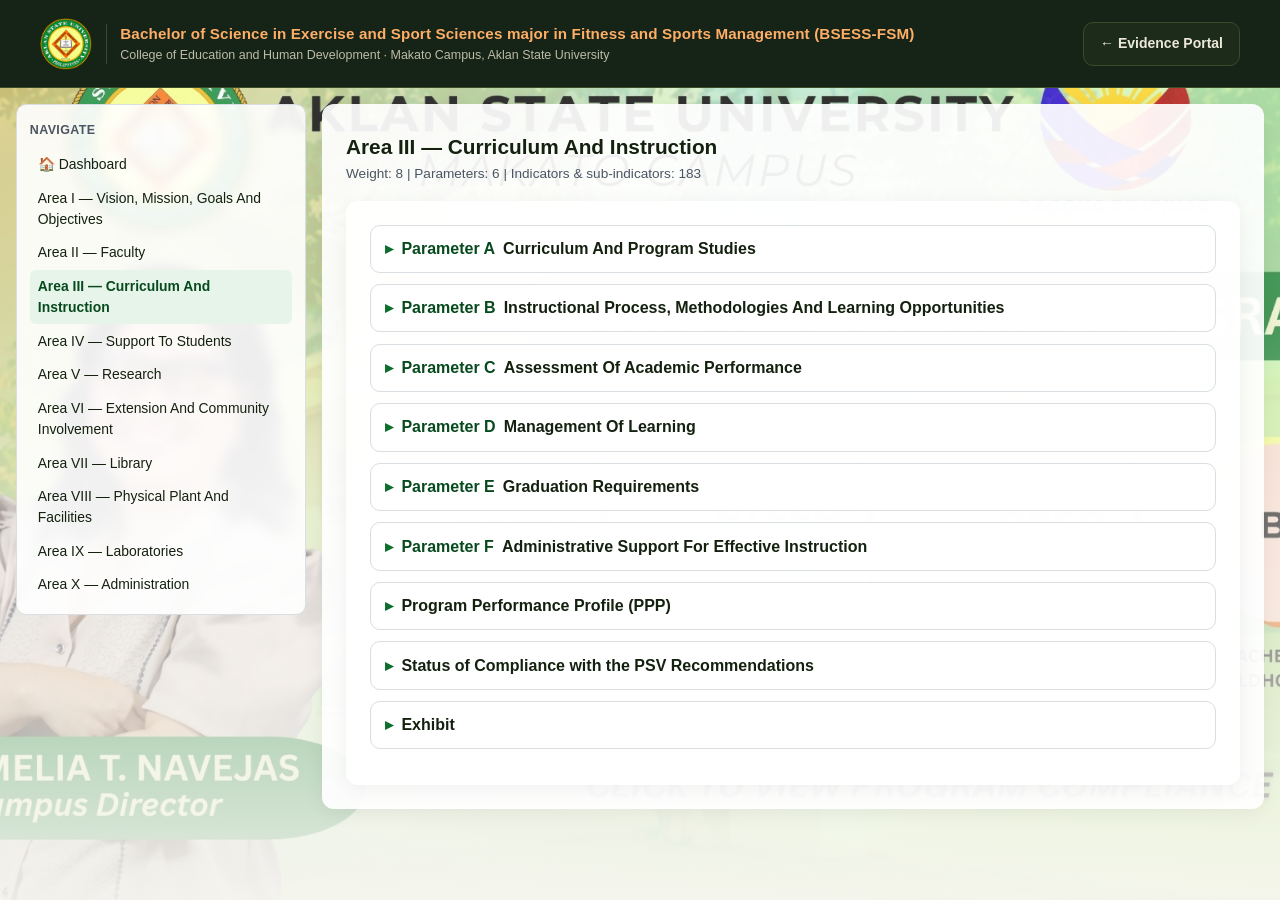
<file: area-3.html>
<!DOCTYPE html>

<html lang="en">
<head>
<meta charset="utf-8"/>
<meta content="width=device-width, initial-scale=1" name="viewport"/>
<title>Area III — Curriculum And Instruction</title>
<meta content="Offline-capable evidence organizer for AACCUP Bachelor of Science in Exercise and Sport Sciences program accreditation." name="description"/>
<link href="assets/css/style.css" rel="stylesheet"/>
<link href="assets/css/motion.css" rel="stylesheet"/>
<style id="drive-folder-button-styles">.drive-folder-link { display:inline-flex; align-items:center; justify-content:center; min-height:44px; max-width:100%; padding:.4rem .65rem; margin-left:.45rem; border:1px solid #718b97; border-radius:8px; background:transparent; color:var(--ink,#14210f); font-size:.75rem; font-weight:700; line-height:1.35; text-align:center; text-decoration:none; vertical-align:middle; overflow-wrap:anywhere; }
.drive-folder-link:hover { background:rgba(11,95,191,.08); }
.drive-folder-link:focus-visible { outline:3px solid var(--focus,#0b5fbf); outline-offset:2px; }
.drive-folder-link[aria-disabled="true"] { opacity:.6; cursor:not-allowed; }
</style><style id="workforce-masthead-styles">
/* Workforce header only. */
header.masthead { position:relative; inset:auto; height:auto; width:100%; padding:0; background:#152417; color:#ede9da; border-bottom:1px solid #3a4b2b; font-family:-apple-system,BlinkMacSystemFont,"Segoe UI",Roboto,Arial,sans-serif; }
.masthead * { box-sizing:border-box; }
.masthead .wrap { width:100%; max-width:1240px; margin:0 auto; padding:1.1rem 1.25rem; display:flex; align-items:center; gap:1rem; flex-wrap:wrap; }
.masthead .brand-lockup { display:flex; align-items:center; gap:.85rem; min-width:0; flex:1 1 320px; }
.masthead .brand-lockup > picture { display:block; flex:0 0 52px; width:52px; height:52px; }
.masthead .brand-lockup > picture img { display:block; width:100%; height:100%; object-fit:contain; }
.masthead .divider { width:1px; height:40px; background:#3a4b2b; flex-shrink:0; }
.masthead .brand-text h2 { margin:0; font-size:.95rem; font-weight:700; color:#ffae66; letter-spacing:.01em; line-height:1.4; }
.masthead .brand-text p { margin:.1rem 0 0; font-size:.78rem; color:#bebba8; line-height:1.5; }
.masthead .masthead-actions { display:flex; align-items:center; gap:.6rem; flex-wrap:wrap; }
.masthead .btn { position:static; display:inline-flex; align-items:center; gap:.4rem; min-height:44px; padding:.55rem 1rem; border-radius:10px; border:1px solid #3a4b2b; background:#1c2b1a; color:#ede9da; font:600 .875rem/1.5 "Segoe UI",Arial,sans-serif; text-decoration:none; cursor:pointer; }
.masthead .btn:hover { background:#263c25; border-color:#ffae66; }
@media(max-width:650px) { .masthead .brand-text h2 { font-size:.8rem; } }
@media print { .masthead .masthead-actions { display:none; } }
</style></head>
<body data-area-id="area-3">
<script>try{document.documentElement.classList.add("js");}catch(e){}</script>
<a class="skip-link" href="#main-content">Skip to content</a>
<header class="masthead">
<div class="wrap">
<div class="brand-lockup">
<!-- ASU seal — vector mark, fixed aspect, never stretched, no colour filter -->
<picture>
<img alt="Official seal of Aklan State University" decoding="async" fetchpriority="high" height="52" src="assets/img/asu-seal-208.png" width="52"/>
</picture>
<span aria-hidden="true" class="divider">
</span>
<div class="brand-text">
<h2>
       Bachelor of Science in Exercise and Sport Sciences major in Fitness and Sports Management (BSESS-FSM)
      </h2>
<p>
       College of Education and Human Development · Makato Campus, Aklan State University
      </p>
</div>
</div>
<div class="masthead-actions">
<a class="btn" href="./bsess.html">
      ← Evidence Portal
     </a>
</div>
</div>
</header>
<div class="overlay" id="navOverlay"></div>
<div class="layout">
<nav aria-label="Area navigation" class="sidebar" id="sidebar">
<h2>Navigate</h2><ul><li><a href="bsess.html">🏠 Dashboard</a></li><li><a href="area-1.html">Area I — Vision, Mission, Goals And Objectives</a></li><li><a href="area-2.html">Area II — Faculty</a></li><li><a aria-current="page" href="area-3.html">Area III — Curriculum And Instruction</a></li><li><a href="area-4.html">Area IV — Support To Students</a></li><li><a href="area-5.html">Area V — Research</a></li><li><a href="area-6.html">Area VI — Extension And Community Involvement</a></li><li><a href="area-7.html">Area VII — Library</a></li><li><a href="area-8.html">Area VIII — Physical Plant And Facilities</a></li><li><a href="area-9.html">Area IX — Laboratories</a></li><li><a href="area-10.html">Area X — Administration</a></li></ul>
</nav>
<main id="main-content">
<h2 class="page-title">Area III — Curriculum And Instruction</h2>
<p class="page-sub">Weight: 8 | Parameters: 6 | Indicators &amp; sub-indicators: 183</p>
<div class="app-content">
<ul class="param-list" role="list">
<li class="param-item">
<details class="param-details" id="param-area-3-A">
<summary><span class="param-letter">Parameter A</span> Curriculum And Program Studies</summary>
<div class="param-body">
<button class="btn small no-print print-param-btn" data-target="param-area-3-A" type="button">Print this Parameter</button><a class="drive-folder-link" data-drive-key="area-3/A" href="https://drive.google.com/drive/folders/1puetDJgR6j01LnWER_Dz_g00TwKUy-jt" rel="noopener noreferrer" target="_blank" title="Open Google Drive evidence">Parameter A Link (Google Drive)</a>
<div class="section-block">
<details class="section-details" id="section-area-3-A-system">
<summary><span class="section-label">System — Inputs and Processes</span></summary>
<div class="param-body">
<div class="section-evidence">
<p class="section-evidence__label">Evidence for this section as a whole</p>
<div class="ev-block ev-block--section" data-path="area-3/A/system">
<div class="status-row">
<label class="sr-only" for="sel-area-3-A-system">Status for area-3/A/system</label>
<select class="status-select" data-path="area-3/A/system" disabled="" id="sel-area-3-A-system">
<option value="not-started">Not Started</option>
<option value="in-progress">In Progress</option>
<option value="complete">Complete</option>
<option value="verified">Verified</option>
</select>
<span class="status-pill status-not-started" data-role="pill">Not Started</span>
<button class="btn small add-evidence-btn no-print" data-path="area-3/A/system" disabled="" type="button">+ Add evidence</button><a aria-disabled="true" class="drive-folder-link" data-drive-key="area-3/A/system" role="link" tabindex="0" title="Google Drive link not configured yet">System–Inputs and Processes Link (Google Drive)</a>
</div>
<ul class="evidence-list" data-role="list">
<li class="empty-note">No evidence staged yet.</li>
</ul>
</div>
</div>
<ul class="node-list" role="list">
</ul>
</div>
</details>
<details class="section-details" id="section-area-3-A-implementation">
<summary><span class="section-label">Implementation</span></summary>
<div class="param-body">
<div class="section-evidence">
<p class="section-evidence__label">Evidence for this section as a whole</p>
<div class="ev-block ev-block--section" data-path="area-3/A/implementation">
<div class="status-row">
<label class="sr-only" for="sel-area-3-A-implementation">Status for area-3/A/implementation</label>
<select class="status-select" data-path="area-3/A/implementation" disabled="" id="sel-area-3-A-implementation">
<option value="not-started">Not Started</option>
<option value="in-progress">In Progress</option>
<option value="complete">Complete</option>
<option value="verified">Verified</option>
</select>
<span class="status-pill status-not-started" data-role="pill">Not Started</span>
<button class="btn small add-evidence-btn no-print" data-path="area-3/A/implementation" disabled="" type="button">+ Add evidence</button><a aria-disabled="true" class="drive-folder-link" data-drive-key="area-3/A/implementation" role="link" tabindex="0" title="Google Drive link not configured yet">Implementation Link (Google Drive)</a>
</div>
<ul class="evidence-list" data-role="list">
<li class="empty-note">No evidence staged yet.</li>
</ul>
</div>
</div>
<ul class="node-list" role="list">
</ul>
</div>
</details>
<details class="section-details" id="section-area-3-A-outcome">
<summary><span class="section-label">Outcome/s</span></summary>
<div class="param-body">
<div class="section-evidence">
<p class="section-evidence__label">Evidence for this section as a whole</p>
<div class="ev-block ev-block--section" data-path="area-3/A/outcome">
<div class="status-row">
<label class="sr-only" for="sel-area-3-A-outcome">Status for area-3/A/outcome</label>
<select class="status-select" data-path="area-3/A/outcome" disabled="" id="sel-area-3-A-outcome">
<option value="not-started">Not Started</option>
<option value="in-progress">In Progress</option>
<option value="complete">Complete</option>
<option value="verified">Verified</option>
</select>
<span class="status-pill status-not-started" data-role="pill">Not Started</span>
<button class="btn small add-evidence-btn no-print" data-path="area-3/A/outcome" disabled="" type="button">+ Add evidence</button><a aria-disabled="true" class="drive-folder-link" data-drive-key="area-3/A/outcome" role="link" tabindex="0" title="Google Drive link not configured yet">Outcome/s Link (Google Drive)</a>
</div>
<ul class="evidence-list" data-role="list">
<li class="empty-note">No evidence staged yet.</li>
</ul>
</div>
</div>
<ul class="node-list" role="list">
</ul>
</div>
</details>
</div>
</div>
</details>
</li>
<li class="param-item">
<details class="param-details" id="param-area-3-B">
<summary><span class="param-letter">Parameter B</span> Instructional Process, Methodologies And Learning Opportunities</summary>
<div class="param-body">
<button class="btn small no-print print-param-btn" data-target="param-area-3-B" type="button">Print this Parameter</button><a class="drive-folder-link" data-drive-key="area-3/B" href="https://drive.google.com/drive/folders/1caYUl-pfQZfbMdhbG7nnhHdxm9Eqk6W7" rel="noopener noreferrer" target="_blank" title="Open Google Drive evidence">Parameter B Link (Google Drive)</a>
<div class="section-block">
<details class="section-details" id="section-area-3-B-system">
<summary><span class="section-label">System — Inputs and Processes</span></summary>
<div class="param-body">
<div class="section-evidence">
<p class="section-evidence__label">Evidence for this section as a whole</p>
<div class="ev-block ev-block--section" data-path="area-3/B/system">
<div class="status-row">
<label class="sr-only" for="sel-area-3-B-system">Status for area-3/B/system</label>
<select class="status-select" data-path="area-3/B/system" disabled="" id="sel-area-3-B-system">
<option value="not-started">Not Started</option>
<option value="in-progress">In Progress</option>
<option value="complete">Complete</option>
<option value="verified">Verified</option>
</select>
<span class="status-pill status-not-started" data-role="pill">Not Started</span>
<button class="btn small add-evidence-btn no-print" data-path="area-3/B/system" disabled="" type="button">+ Add evidence</button><a aria-disabled="true" class="drive-folder-link" data-drive-key="area-3/B/system" role="link" tabindex="0" title="Google Drive link not configured yet">System–Inputs and Processes Link (Google Drive)</a>
</div>
<ul class="evidence-list" data-role="list">
<li class="empty-note">No evidence staged yet.</li>
</ul>
</div>
</div>
<ul class="node-list" role="list">
</ul>
</div>
</details>
<details class="section-details" id="section-area-3-B-implementation">
<summary><span class="section-label">Implementation</span></summary>
<div class="param-body">
<div class="section-evidence">
<p class="section-evidence__label">Evidence for this section as a whole</p>
<div class="ev-block ev-block--section" data-path="area-3/B/implementation">
<div class="status-row">
<label class="sr-only" for="sel-area-3-B-implementation">Status for area-3/B/implementation</label>
<select class="status-select" data-path="area-3/B/implementation" disabled="" id="sel-area-3-B-implementation">
<option value="not-started">Not Started</option>
<option value="in-progress">In Progress</option>
<option value="complete">Complete</option>
<option value="verified">Verified</option>
</select>
<span class="status-pill status-not-started" data-role="pill">Not Started</span>
<button class="btn small add-evidence-btn no-print" data-path="area-3/B/implementation" disabled="" type="button">+ Add evidence</button><a aria-disabled="true" class="drive-folder-link" data-drive-key="area-3/B/implementation" role="link" tabindex="0" title="Google Drive link not configured yet">Implementation Link (Google Drive)</a>
</div>
<ul class="evidence-list" data-role="list">
<li class="empty-note">No evidence staged yet.</li>
</ul>
</div>
</div>
<ul class="node-list" role="list">
</ul>
</div>
</details>
<details class="section-details" id="section-area-3-B-outcome">
<summary><span class="section-label">Outcome/s</span></summary>
<div class="param-body">
<div class="section-evidence">
<p class="section-evidence__label">Evidence for this section as a whole</p>
<div class="ev-block ev-block--section" data-path="area-3/B/outcome">
<div class="status-row">
<label class="sr-only" for="sel-area-3-B-outcome">Status for area-3/B/outcome</label>
<select class="status-select" data-path="area-3/B/outcome" disabled="" id="sel-area-3-B-outcome">
<option value="not-started">Not Started</option>
<option value="in-progress">In Progress</option>
<option value="complete">Complete</option>
<option value="verified">Verified</option>
</select>
<span class="status-pill status-not-started" data-role="pill">Not Started</span>
<button class="btn small add-evidence-btn no-print" data-path="area-3/B/outcome" disabled="" type="button">+ Add evidence</button><a aria-disabled="true" class="drive-folder-link" data-drive-key="area-3/B/outcome" role="link" tabindex="0" title="Google Drive link not configured yet">Outcome/s Link (Google Drive)</a>
</div>
<ul class="evidence-list" data-role="list">
<li class="empty-note">No evidence staged yet.</li>
</ul>
</div>
</div>
<ul class="node-list" role="list">
</ul>
</div>
</details>
</div>
</div>
</details>
</li>
<li class="param-item">
<details class="param-details" id="param-area-3-C">
<summary><span class="param-letter">Parameter C</span> Assessment Of Academic Performance</summary>
<div class="param-body">
<button class="btn small no-print print-param-btn" data-target="param-area-3-C" type="button">Print this Parameter</button><a class="drive-folder-link" data-drive-key="area-3/C" href="https://drive.google.com/drive/folders/1NytwPmEet9KpFblw8lb7WgZJTPcdFXDM" rel="noopener noreferrer" target="_blank" title="Open Google Drive evidence">Parameter C Link (Google Drive)</a>
<div class="section-block">
<details class="section-details" id="section-area-3-C-system">
<summary><span class="section-label">System — Inputs and Processes</span></summary>
<div class="param-body">
<div class="section-evidence">
<p class="section-evidence__label">Evidence for this section as a whole</p>
<div class="ev-block ev-block--section" data-path="area-3/C/system">
<div class="status-row">
<label class="sr-only" for="sel-area-3-C-system">Status for area-3/C/system</label>
<select class="status-select" data-path="area-3/C/system" disabled="" id="sel-area-3-C-system">
<option value="not-started">Not Started</option>
<option value="in-progress">In Progress</option>
<option value="complete">Complete</option>
<option value="verified">Verified</option>
</select>
<span class="status-pill status-not-started" data-role="pill">Not Started</span>
<button class="btn small add-evidence-btn no-print" data-path="area-3/C/system" disabled="" type="button">+ Add evidence</button><a aria-disabled="true" class="drive-folder-link" data-drive-key="area-3/C/system" role="link" tabindex="0" title="Google Drive link not configured yet">System–Inputs and Processes Link (Google Drive)</a>
</div>
<ul class="evidence-list" data-role="list">
<li class="empty-note">No evidence staged yet.</li>
</ul>
</div>
</div>
<ul class="node-list" role="list">
</ul>
</div>
</details>
<details class="section-details" id="section-area-3-C-implementation">
<summary><span class="section-label">Implementation</span></summary>
<div class="param-body">
<div class="section-evidence">
<p class="section-evidence__label">Evidence for this section as a whole</p>
<div class="ev-block ev-block--section" data-path="area-3/C/implementation">
<div class="status-row">
<label class="sr-only" for="sel-area-3-C-implementation">Status for area-3/C/implementation</label>
<select class="status-select" data-path="area-3/C/implementation" disabled="" id="sel-area-3-C-implementation">
<option value="not-started">Not Started</option>
<option value="in-progress">In Progress</option>
<option value="complete">Complete</option>
<option value="verified">Verified</option>
</select>
<span class="status-pill status-not-started" data-role="pill">Not Started</span>
<button class="btn small add-evidence-btn no-print" data-path="area-3/C/implementation" disabled="" type="button">+ Add evidence</button><a aria-disabled="true" class="drive-folder-link" data-drive-key="area-3/C/implementation" role="link" tabindex="0" title="Google Drive link not configured yet">Implementation Link (Google Drive)</a>
</div>
<ul class="evidence-list" data-role="list">
<li class="empty-note">No evidence staged yet.</li>
</ul>
</div>
</div>
<ul class="node-list" role="list">
</ul>
</div>
</details>
<details class="section-details" id="section-area-3-C-outcome">
<summary><span class="section-label">Outcome/s</span></summary>
<div class="param-body">
<div class="section-evidence">
<p class="section-evidence__label">Evidence for this section as a whole</p>
<div class="ev-block ev-block--section" data-path="area-3/C/outcome">
<div class="status-row">
<label class="sr-only" for="sel-area-3-C-outcome">Status for area-3/C/outcome</label>
<select class="status-select" data-path="area-3/C/outcome" disabled="" id="sel-area-3-C-outcome">
<option value="not-started">Not Started</option>
<option value="in-progress">In Progress</option>
<option value="complete">Complete</option>
<option value="verified">Verified</option>
</select>
<span class="status-pill status-not-started" data-role="pill">Not Started</span>
<button class="btn small add-evidence-btn no-print" data-path="area-3/C/outcome" disabled="" type="button">+ Add evidence</button><a aria-disabled="true" class="drive-folder-link" data-drive-key="area-3/C/outcome" role="link" tabindex="0" title="Google Drive link not configured yet">Outcome/s Link (Google Drive)</a>
</div>
<ul class="evidence-list" data-role="list">
<li class="empty-note">No evidence staged yet.</li>
</ul>
</div>
</div>
<ul class="node-list" role="list">
</ul>
</div>
</details>
</div>
</div>
</details>
</li>
<li class="param-item">
<details class="param-details" id="param-area-3-D">
<summary><span class="param-letter">Parameter D</span> Management Of Learning</summary>
<div class="param-body">
<button class="btn small no-print print-param-btn" data-target="param-area-3-D" type="button">Print this Parameter</button><a class="drive-folder-link" data-drive-key="area-3/D" href="https://drive.google.com/drive/folders/1yeHV6ad-7ACtmw4PKbvUEbuOahpxcWVO" rel="noopener noreferrer" target="_blank" title="Open Google Drive evidence">Parameter D Link (Google Drive)</a>
<div class="section-block">
<details class="section-details" id="section-area-3-D-system">
<summary><span class="section-label">System — Inputs and Processes</span></summary>
<div class="param-body">
<div class="section-evidence">
<p class="section-evidence__label">Evidence for this section as a whole</p>
<div class="ev-block ev-block--section" data-path="area-3/D/system">
<div class="status-row">
<label class="sr-only" for="sel-area-3-D-system">Status for area-3/D/system</label>
<select class="status-select" data-path="area-3/D/system" disabled="" id="sel-area-3-D-system">
<option value="not-started">Not Started</option>
<option value="in-progress">In Progress</option>
<option value="complete">Complete</option>
<option value="verified">Verified</option>
</select>
<span class="status-pill status-not-started" data-role="pill">Not Started</span>
<button class="btn small add-evidence-btn no-print" data-path="area-3/D/system" disabled="" type="button">+ Add evidence</button><a aria-disabled="true" class="drive-folder-link" data-drive-key="area-3/D/system" role="link" tabindex="0" title="Google Drive link not configured yet">System–Inputs and Processes Link (Google Drive)</a>
</div>
<ul class="evidence-list" data-role="list">
<li class="empty-note">No evidence staged yet.</li>
</ul>
</div>
</div>
<ul class="node-list" role="list">
</ul>
</div>
</details>
<details class="section-details" id="section-area-3-D-implementation">
<summary><span class="section-label">Implementation</span></summary>
<div class="param-body">
<div class="section-evidence">
<p class="section-evidence__label">Evidence for this section as a whole</p>
<div class="ev-block ev-block--section" data-path="area-3/D/implementation">
<div class="status-row">
<label class="sr-only" for="sel-area-3-D-implementation">Status for area-3/D/implementation</label>
<select class="status-select" data-path="area-3/D/implementation" disabled="" id="sel-area-3-D-implementation">
<option value="not-started">Not Started</option>
<option value="in-progress">In Progress</option>
<option value="complete">Complete</option>
<option value="verified">Verified</option>
</select>
<span class="status-pill status-not-started" data-role="pill">Not Started</span>
<button class="btn small add-evidence-btn no-print" data-path="area-3/D/implementation" disabled="" type="button">+ Add evidence</button><a aria-disabled="true" class="drive-folder-link" data-drive-key="area-3/D/implementation" role="link" tabindex="0" title="Google Drive link not configured yet">Implementation Link (Google Drive)</a>
</div>
<ul class="evidence-list" data-role="list">
<li class="empty-note">No evidence staged yet.</li>
</ul>
</div>
</div>
<ul class="node-list" role="list">
</ul>
</div>
</details>
<details class="section-details" id="section-area-3-D-outcome">
<summary><span class="section-label">Outcome/s</span></summary>
<div class="param-body">
<div class="section-evidence">
<p class="section-evidence__label">Evidence for this section as a whole</p>
<div class="ev-block ev-block--section" data-path="area-3/D/outcome">
<div class="status-row">
<label class="sr-only" for="sel-area-3-D-outcome">Status for area-3/D/outcome</label>
<select class="status-select" data-path="area-3/D/outcome" disabled="" id="sel-area-3-D-outcome">
<option value="not-started">Not Started</option>
<option value="in-progress">In Progress</option>
<option value="complete">Complete</option>
<option value="verified">Verified</option>
</select>
<span class="status-pill status-not-started" data-role="pill">Not Started</span>
<button class="btn small add-evidence-btn no-print" data-path="area-3/D/outcome" disabled="" type="button">+ Add evidence</button><a aria-disabled="true" class="drive-folder-link" data-drive-key="area-3/D/outcome" role="link" tabindex="0" title="Google Drive link not configured yet">Outcome/s Link (Google Drive)</a>
</div>
<ul class="evidence-list" data-role="list">
<li class="empty-note">No evidence staged yet.</li>
</ul>
</div>
</div>
<ul class="node-list" role="list">
</ul>
</div>
</details>
</div>
</div>
</details>
</li>
<li class="param-item">
<details class="param-details" id="param-area-3-E">
<summary><span class="param-letter">Parameter E</span> Graduation Requirements</summary>
<div class="param-body">
<button class="btn small no-print print-param-btn" data-target="param-area-3-E" type="button">Print this Parameter</button><a class="drive-folder-link" data-drive-key="area-3/E" href="https://drive.google.com/drive/folders/1zg36B6_xPIWXGdkciGQimi06uFO73szP" rel="noopener noreferrer" target="_blank" title="Open Google Drive evidence">Parameter E Link (Google Drive)</a>
<div class="section-block">
<details class="section-details" id="section-area-3-E-system">
<summary><span class="section-label">System — Inputs and Processes</span></summary>
<div class="param-body">
<div class="section-evidence">
<p class="section-evidence__label">Evidence for this section as a whole</p>
<div class="ev-block ev-block--section" data-path="area-3/E/system">
<div class="status-row">
<label class="sr-only" for="sel-area-3-E-system">Status for area-3/E/system</label>
<select class="status-select" data-path="area-3/E/system" disabled="" id="sel-area-3-E-system">
<option value="not-started">Not Started</option>
<option value="in-progress">In Progress</option>
<option value="complete">Complete</option>
<option value="verified">Verified</option>
</select>
<span class="status-pill status-not-started" data-role="pill">Not Started</span>
<button class="btn small add-evidence-btn no-print" data-path="area-3/E/system" disabled="" type="button">+ Add evidence</button><a aria-disabled="true" class="drive-folder-link" data-drive-key="area-3/E/system" role="link" tabindex="0" title="Google Drive link not configured yet">System–Inputs and Processes Link (Google Drive)</a>
</div>
<ul class="evidence-list" data-role="list">
<li class="empty-note">No evidence staged yet.</li>
</ul>
</div>
</div>
<ul class="node-list" role="list">
</ul>
</div>
</details>
<details class="section-details" id="section-area-3-E-implementation">
<summary><span class="section-label">Implementation</span></summary>
<div class="param-body">
<div class="section-evidence">
<p class="section-evidence__label">Evidence for this section as a whole</p>
<div class="ev-block ev-block--section" data-path="area-3/E/implementation">
<div class="status-row">
<label class="sr-only" for="sel-area-3-E-implementation">Status for area-3/E/implementation</label>
<select class="status-select" data-path="area-3/E/implementation" disabled="" id="sel-area-3-E-implementation">
<option value="not-started">Not Started</option>
<option value="in-progress">In Progress</option>
<option value="complete">Complete</option>
<option value="verified">Verified</option>
</select>
<span class="status-pill status-not-started" data-role="pill">Not Started</span>
<button class="btn small add-evidence-btn no-print" data-path="area-3/E/implementation" disabled="" type="button">+ Add evidence</button><a aria-disabled="true" class="drive-folder-link" data-drive-key="area-3/E/implementation" role="link" tabindex="0" title="Google Drive link not configured yet">Implementation Link (Google Drive)</a>
</div>
<ul class="evidence-list" data-role="list">
<li class="empty-note">No evidence staged yet.</li>
</ul>
</div>
</div>
<ul class="node-list" role="list">
</ul>
</div>
</details>
<details class="section-details" id="section-area-3-E-outcome">
<summary><span class="section-label">Outcome/s</span></summary>
<div class="param-body">
<div class="section-evidence">
<p class="section-evidence__label">Evidence for this section as a whole</p>
<div class="ev-block ev-block--section" data-path="area-3/E/outcome">
<div class="status-row">
<label class="sr-only" for="sel-area-3-E-outcome">Status for area-3/E/outcome</label>
<select class="status-select" data-path="area-3/E/outcome" disabled="" id="sel-area-3-E-outcome">
<option value="not-started">Not Started</option>
<option value="in-progress">In Progress</option>
<option value="complete">Complete</option>
<option value="verified">Verified</option>
</select>
<span class="status-pill status-not-started" data-role="pill">Not Started</span>
<button class="btn small add-evidence-btn no-print" data-path="area-3/E/outcome" disabled="" type="button">+ Add evidence</button><a aria-disabled="true" class="drive-folder-link" data-drive-key="area-3/E/outcome" role="link" tabindex="0" title="Google Drive link not configured yet">Outcome/s Link (Google Drive)</a>
</div>
<ul class="evidence-list" data-role="list">
<li class="empty-note">No evidence staged yet.</li>
</ul>
</div>
</div>
<ul class="node-list" role="list">
</ul>
</div>
</details>
</div>
</div>
</details>
</li>
<li class="param-item">
<details class="param-details" id="param-area-3-F">
<summary><span class="param-letter">Parameter F</span> Administrative Support For Effective Instruction</summary>
<div class="param-body">
<button class="btn small no-print print-param-btn" data-target="param-area-3-F" type="button">Print this Parameter</button><a class="drive-folder-link" data-drive-key="area-3/F" href="https://drive.google.com/drive/folders/1falz13_6CLJQRVGM3VE6X6b8xCOd1nl9" rel="noopener noreferrer" target="_blank" title="Open Google Drive evidence">Parameter F Link (Google Drive)</a>
<div class="section-block">
<details class="section-details" id="section-area-3-F-system">
<summary><span class="section-label">System — Inputs and Processes</span></summary>
<div class="param-body">
<div class="section-evidence">
<p class="section-evidence__label">Evidence for this section as a whole</p>
<div class="ev-block ev-block--section" data-path="area-3/F/system">
<div class="status-row">
<label class="sr-only" for="sel-area-3-F-system">Status for area-3/F/system</label>
<select class="status-select" data-path="area-3/F/system" disabled="" id="sel-area-3-F-system">
<option value="not-started">Not Started</option>
<option value="in-progress">In Progress</option>
<option value="complete">Complete</option>
<option value="verified">Verified</option>
</select>
<span class="status-pill status-not-started" data-role="pill">Not Started</span>
<button class="btn small add-evidence-btn no-print" data-path="area-3/F/system" disabled="" type="button">+ Add evidence</button><a aria-disabled="true" class="drive-folder-link" data-drive-key="area-3/F/system" role="link" tabindex="0" title="Google Drive link not configured yet">System–Inputs and Processes Link (Google Drive)</a>
</div>
<ul class="evidence-list" data-role="list">
<li class="empty-note">No evidence staged yet.</li>
</ul>
</div>
</div>
<ul class="node-list" role="list">
</ul>
</div>
</details>
<details class="section-details" id="section-area-3-F-implementation">
<summary><span class="section-label">Implementation</span></summary>
<div class="param-body">
<div class="section-evidence">
<p class="section-evidence__label">Evidence for this section as a whole</p>
<div class="ev-block ev-block--section" data-path="area-3/F/implementation">
<div class="status-row">
<label class="sr-only" for="sel-area-3-F-implementation">Status for area-3/F/implementation</label>
<select class="status-select" data-path="area-3/F/implementation" disabled="" id="sel-area-3-F-implementation">
<option value="not-started">Not Started</option>
<option value="in-progress">In Progress</option>
<option value="complete">Complete</option>
<option value="verified">Verified</option>
</select>
<span class="status-pill status-not-started" data-role="pill">Not Started</span>
<button class="btn small add-evidence-btn no-print" data-path="area-3/F/implementation" disabled="" type="button">+ Add evidence</button><a aria-disabled="true" class="drive-folder-link" data-drive-key="area-3/F/implementation" role="link" tabindex="0" title="Google Drive link not configured yet">Implementation Link (Google Drive)</a>
</div>
<ul class="evidence-list" data-role="list">
<li class="empty-note">No evidence staged yet.</li>
</ul>
</div>
</div>
<ul class="node-list" role="list">
</ul>
</div>
</details>
<details class="section-details" id="section-area-3-F-outcome">
<summary><span class="section-label">Outcome/s</span></summary>
<div class="param-body">
<div class="section-evidence">
<p class="section-evidence__label">Evidence for this section as a whole</p>
<div class="ev-block ev-block--section" data-path="area-3/F/outcome">
<div class="status-row">
<label class="sr-only" for="sel-area-3-F-outcome">Status for area-3/F/outcome</label>
<select class="status-select" data-path="area-3/F/outcome" disabled="" id="sel-area-3-F-outcome">
<option value="not-started">Not Started</option>
<option value="in-progress">In Progress</option>
<option value="complete">Complete</option>
<option value="verified">Verified</option>
</select>
<span class="status-pill status-not-started" data-role="pill">Not Started</span>
<button class="btn small add-evidence-btn no-print" data-path="area-3/F/outcome" disabled="" type="button">+ Add evidence</button><a aria-disabled="true" class="drive-folder-link" data-drive-key="area-3/F/outcome" role="link" tabindex="0" title="Google Drive link not configured yet">Outcome/s Link (Google Drive)</a>
</div>
<ul class="evidence-list" data-role="list">
<li class="empty-note">No evidence staged yet.</li>
</ul>
</div>
</div>
<ul class="node-list" role="list">
</ul>
</div>
</details>
</div>
</div>
</details>
</li>
<li class="param-item area-document-item"><details class="param-details area-document-details" id="doc-area-3-ppp"><summary>Program Performance Profile (PPP)</summary><div class="param-body"><p>Add the Program Performance Profile (PPP) documents for this Area.</p><a aria-disabled="true" class="drive-folder-link" data-drive-key="area-3/ppp" role="link" tabindex="0" title="Google Drive link not configured yet">Program Performance Profile (PPP) Link (Google Drive)</a></div></details></li><li class="param-item area-document-item"><details class="param-details area-document-details" id="doc-area-3-psv-compliance"><summary>Status of Compliance with the PSV Recommendations</summary><div class="param-body"><p>Add the Status of Compliance with the PSV Recommendations documents for this Area.</p><a aria-disabled="true" class="drive-folder-link" data-drive-key="area-3/psv-compliance" role="link" tabindex="0" title="Google Drive link not configured yet">Status of Compliance with the PSV Recommendations Link (Google Drive)</a></div></details></li><li class="param-item area-document-item"><details class="param-details area-document-details" id="doc-area-3-exhibit"><summary>Exhibit</summary><div class="param-body"><p>Add the Exhibit documents for this Area.</p><a aria-disabled="true" class="drive-folder-link" data-drive-key="area-3/exhibit" role="link" tabindex="0" title="Google Drive link not configured yet">Exhibit Link (Google Drive)</a></div></details></li></ul>
</div>
<noscript>
<div class="noscript-banner">JavaScript is disabled. Evidence staging and status tracking are unavailable, but the full indicator checklist for this Area is shown below.</div>
<div class="noscript-tree">
<h2>Area III indicator checklist (read-only)</h2>
<ul><li><strong>Parameter A: Curriculum And Program Studies</strong><ul><li>System — Inputs and Processes<ul><li>S.1 — The curriculum provides for the development of the following professional competencies:<ul><li>S.1.1 — acquisition of knowledge of theories in the discipline;</li><li>S.1.2 — application of the theories to real problems in the field; and</li><li>S.1.3 — demonstration of skills in applying different strategies in the actual work setting.</li></ul></li><li>S.2 — There is a system of validation of subjects taken from other schools.</li><li>S.3 — The curriculum reflects local, regional, and national goals as well as Institution’s vision and mission.</li></ul></li><li>Implementation<ul><li>I.1 — The curriculum/program of study meets the requirements and standards of CHED.</li><li>I.2 — The subjects are logically sequenced and prerequisite courses are identified.</li><li>I.3 — The curricular content is responsive to the needs of the country, recent developments in the profession, and current global trends.</li><li>I.4 — The curricular content covers professional and technical preparation required of its graduates.</li><li>I.5 — The curriculum integrates values, reflective of national customs, culture and traditions in cases where applicable.</li><li>I.6 — Opportunities for participation in hands-on activities, such as immersion/practical training and field of study are maintained in the curriculum.</li><li>I.7 — The following processes are undertaken to ensure quality the process of curriculum development:<ul><li>I.7.1 — participative planning and designing of the curriculum by the following stakeholders:</li><li>I.7.1.1 — administration;</li><li>I.7.1.2 — faculty;</li><li>I.7.1.3 — students;</li><li>I.7.1.4 — alumni;</li><li>I.7.1.5 — representatives from the industry/ sector; and</li><li>I.7.1.6 — others (please specify)</li><li>I.7.2 — periodic review, assessment and updating of the curriculum by the Academic Council;</li><li>I.7.3 — confirmation of the curriculum by the BOR/BOT; and</li><li>I.7.4 — others (please specify).</li></ul></li><li>I.8 — The program of study allows the accommodation of students with special needs and provides opportunities for them to finish the degree.</li></ul></li><li>Outcome/s<ul><li>O.1 — The curriculum is responsive and relevant to the demand of time.</li><li>O.2 — There is a passing average performance in the Licensure Examination (iff applicable).</li></ul></li></ul></li><li><strong>Parameter B: Instructional Process, Methodologies And Learning Opportunities</strong><ul><li>System — Inputs and Processes<ul><li>S.1 — There is an Institutional out-come based standard format in the preparation of course syllabi.</li><li>S.2 — The syllabus includes a list of suggested readings and references of print and electronic resources published within the last ten (10) years.</li><li>S.3 — Copies of all course syllabi during the term are available at the Dean’s office or in any other appropriate repository.</li><li>S.4 — Copies of all course syllabi in the previous term are filed for references purposes.</li><li>S.5 — There is provision for remedial measures to strengthen the basic skills in Mathematics and English and other “tool” subjects.</li><li>S.6 — There is a mechanism to facilitate the teaching-learning process.</li></ul></li><li>Implementation<ul><li>I.1 — The Dean or official concerned approves the updated syllabus for each subject.</li><li>I.2 — The faculty prepare syllabi with comprehensive contents.</li><li>I.3 — The faculty revise and enhances their syllabi preferably every two years as needed.</li><li>I.4 — The faculty distributes a copy of the syllabus to each student.</li><li>I.5 — Teaching strategies stimulate the development of the students’ higher-order thinking skills (HOTS) such as critical thinking, analytical thinking, creative thinking and problem-solving.</li><li>I.6 — Classroom instruction is enriched through the use of the following strategies:<ul><li>I.6.1 — symposia, seminars, workshops, professional lectures;</li><li>I.6.2 — educational tours/learning visits/other co-curricular activities;</li><li>I.6.3 — peer teaching/cooperative learning; and</li><li>I.6.4 — computer-assisted instruction (CAI) and computer-assisted learning (CAL).</li></ul></li><li>I.7 — At least three (3) of the following course requirements are used:<ul><li>I.7.1 — group/individual projects;</li><li>I.7.2 — group/individual reports;</li><li>I.7.3 — group/individual term papers;</li><li>I.7.4 — performance activities;</li><li>I.7.5 — learning contract;</li><li>I.7.6 — portfolio;</li><li>I.7.7 — learning modules;</li><li>I.7.8 — research study; and</li><li>I.7.9 — others (please specify)</li></ul></li><li>I.8 — Instruction is enriched through the use of at least, ten (10) of the following techniques/strategies:<ul><li>I.8.1 — film showing;</li><li>I.8.2 — projects;</li><li>I.8.3 — group dynamics;</li><li>I.8.4 — case study;</li><li>I.8.5 — workshops;</li><li>I.8.6 — simulations;</li><li>I.8.7 — dimensional question approach;</li><li>I.8.8 — brainstorming;</li><li>I.8.9 — buzz sessions;</li><li>I.8.10 — informal creative groups;</li><li>I.8.11 — interactive learning;</li><li>I.8.12 — team teaching;</li><li>I.8.13 — micro teaching;</li><li>I.8.14 — macro teaching;</li><li>I.8.15 — tandem teaching;</li><li>I.8.16 — peer teaching;</li><li>I.8.17 — multi-media/courseware/ teachware;</li><li>I.8.18 — experiments;</li><li>I.8.19 — problem-solving;</li><li>I.8.20 — type study methods;</li><li>I.8.21 — reporting; and</li><li>I.8.22 — reporting; and</li><li>I.8.23 — others (please specify)</li></ul></li><li>I.9 — Instruction Instructional strategies provide for student’s individual needs and the development of multiple intelligences.</li><li>I.10 — Instruction is enhanced through the following:<ul><li>I.10.1 — submission of approved and updated syllabus per subject/course;</li><li>I.10.2 — regular classroom observation/supervision;</li><li>I.10.3 — regular faculty meetings with the Dean/ Department Chair;</li><li>I.10.4 — regular Faculty Performance Evaluation;</li><li>I.10.5 — attendance/participation of faculty in in-service training;</li><li>I.10.6 — conduct of experimental classes; and</li><li>I.10.7 — adoption of alternative instructional delivery modes, such as modular instruction, e-learning and on-line study.</li></ul></li><li>I.11 — Instructional materials (IM) are reviewed and recommended by the Instructional Materials Committee (IMC).</li><li>I.12 — Varied, multi-sensory materials and computer programs are utilized for instruction.</li><li>I.13 — The College/Academic Unit maintains consortia and linkages with other learning institutions for academic exchange of instructional materials.</li><li>I.14 — The faculty are encouraged to produce their own instructional materials such as modules, software, visual aids, manuals and textbooks.</li></ul></li><li>Outcome/s<ul><li>O.1 — Course syllabi are updated and approved by concerned authorities.</li><li>O.2 — Varied teaching strategies and techniques are efficiently and effectively used.</li><li>O.3 — Instructional materials produced by the faculty are copyrighted and patented.</li></ul></li></ul></li><li><strong>Parameter C: Assessment Of Academic Performance</strong><ul><li>System — Inputs and Processes<ul><li>S.1 — The program of studies has a system of evaluating the student performance through a combination of the following:<ul><li>S.1.1 — formative tests such as quizzes, unit tests;</li><li>S.1.2 — summative tests such as mid-term and final examination;</li><li>S.1.3 — project and term papers;</li><li>S.1.4 — practicum and performance tests; and</li><li>S.1.5 — other course requirements.</li></ul></li><li>S.2 — The summative tests have the following descriptions:<ul><li>S.2.1 — comprehensive enough to test the different levels of cognitive skills and knowledge of content; and</li><li>S.2.2 — based on well-designed Table of Specifications (TOS).</li></ul></li></ul></li><li>Implementation<ul><li>I.1 — Varied evaluation measures are used such as:<ul><li>I.1.1 — portfolio;</li><li>I.1.2 — rubric assessment;</li><li>I.1.3 — skills demonstration;</li><li>I.1.4 — paper and pencil tests;</li><li>I.1.5 — oral examinations;</li><li>I.1.6 — group/individual reports;</li><li>I.1.7 — group/individual projects; and</li><li>I.1.8 — others (please specify)</li></ul></li><li>I.2 — Evaluation tools/instruments are reviewed periodically and revised.</li><li>I.3 — The faculty members are trained on how to assess student performance.</li><li>I.4 — The College/Academic Unit encourages and supports assessment for multiple intelligences.</li><li>I.5 — Course and test requirements are returned to students after results are checked, recorded, and analyzed.</li><li>I.6 — The system of student evaluation and grading is defined, understood, and disseminated to:<ul><li>I.6.1 — students;</li><li>I.6.2 — faculty;</li><li>I.6.3 — academic administrators; and</li><li>I.6.4 — parents/guardians.</li></ul></li></ul></li><li>Outcome/s<ul><li>O.1 — The students’ academic performance is commendable.</li><li>O.2 — Retention rate of students is on the average.</li></ul></li></ul></li><li><strong>Parameter D: Management Of Learning</strong><ul><li>System — Inputs and Processes<ul><li>S.1 — There are policies on management of learning which include the following:<ul><li>S.1.1 — student attendance in class and other academic activities;</li><li>S.1.2 — schedule of classes;</li><li>S.1.3 — submission of outputs; and</li><li>S.1.4 — maintenance of cleanliness and orderliness.</li></ul></li></ul></li><li>Implementation<ul><li>I.1 — The policies on management of learning are enforced.</li><li>I.2 — Students’ activities are well-planned and implemented.</li><li>I.3 — Assignments are designed to reinforce teaching which results to students maximum learning.</li><li>I.4 — The maximum class size of 50 for undergraduate course is observed.</li><li>I.5 — Classroom discipline is maintained in consonance with democratic practices.</li><li>I.6 — The class officers and assigned students assist in maintaining cleanliness of classrooms, laboratories, corridors and the school campus.</li><li>I.7 — Independent work and performance are encouraged and monitored in the following:<ul><li>I.7.1 — case studies/reports;</li><li>I.7.2 — thesis; and</li><li>I.7.3 — others (please specify)</li></ul></li><li>I.8 — In practicum courses, (field study, OJT, practice teaching, etc.) the number of trainees supervised by each coordinator does not exceed 50.</li></ul></li><li>Outcome/s<ul><li>O.1 — Learning is efficiently and effectively managed.</li></ul></li></ul></li><li><strong>Parameter E: Graduation Requirements</strong><ul><li>System — Inputs and Processes<ul><li>S.1 — There is a policy on graduation requirements.</li></ul></li><li>Implementation<ul><li>I.1 — The students are regularly informed of the academic requirements of their courses.</li><li>I.2 — The College/Academic Unit implements the system for student returnees and transferees to meet the residence and other graduation requirements.</li><li>I.3 — Graduating students conduct research and other activities prescribed in their respective curricula.</li><li>I.4 — The College/Academic Unit assists the graduating students with academic deficiencies, disciplinary cases, and other problems which hinder issuance of clearances.</li><li>I.5 — A clearance from academic and financial accountabilities and responsibilities is required before graduation.</li></ul></li><li>Outcome/s<ul><li>O.1 — At least 60% of the students enrolled in the program are able to graduate within the regular time frame.</li></ul></li></ul></li><li><strong>Parameter F: Administrative Support For Effective Instruction</strong><ul><li>System — Inputs and Processes<ul><li>S.1 — The institution has policies on:<ul><li>S.1.1 — substitution or special arrangements whenever a teacher is on leave or absent;</li><li>S.1.2 — giving awards and/or recognition for faculty and students with outstanding achievements; and</li><li>S.1.3 — supervision, monitoring and evaluation of faculty performance.</li></ul></li></ul></li><li>Implementation<ul><li>I.1 — The institution implements rules on the attendance of the faculty in their respective classes and other academic related activities.</li><li>I.2 — Dialogues is regularly conducted between administration with the:<ul><li>I.2.1 — the faculty; and</li><li>I.2.2 — students.</li></ul></li><li>I.3 — Quality instruction is assured through the following strategies:<ul><li>I.3.1 — requiring a syllabus for each subject/course duly approved by the appropriate authority;</li><li>I.3.2 — requiring the submission of copies of the mid-term and final examinations, and table of specifications to the department head/chair;</li><li>I.3.3 — requiring the conduct of summative examinations (departmental examination, etc.), where applicable;</li><li>I.3.4 — conducting supervisory visit of classes and providing assistance, if necessary;</li><li>I.3.5 — holding of regular faculty meetings;</li><li>I.3.6 — requiring consultation between students and faculty;</li><li>I.3.7 — conducting studies on academic performance of students; and</li><li>I.3.8 — providing for the participation/attendance of the faculty in in-service activities.</li></ul></li><li>I.4 — Periodic faculty performance evaluation on instructions and other functions is done by at least three of the following:<ul><li>I.4.1 — the Dean/Academic Head/Department Chair;</li><li>I.4.2 — the students;</li><li>I.4.3 — the faculty member himself/herself;</li><li>I.4.4 — peers; and</li><li>I.4.5 — other (please specify)</li></ul></li><li>I.5 — The results of performance evaluation are used to improve the performance/competencies of the faculty.</li><li>I.6 — Students are given recognition for exemplary academic and non-academic performances.</li><li>I.7 — Outstanding achievement is recognized and encouraged through:<ul><li>I.7.1 — inclusion in the honor roll, Dean’s list, etc.;</li><li>I.7.2 — grant of tuition scholarships;</li><li>I.7.3 — award of honor medals and merit certificates;</li><li>I.7.4 — membership in honor societies/honor class/sections, etc;</li><li>I.7.5 — grant of special privileges such as opportunities in leadership and others (including exemption from major exams on all professional business subjects); and</li><li>I.7.6 — grant of awards and recognition for their outstanding academic accomplishments e.g., Best Thesis, Student Researcher of the Year, etc.</li></ul></li><li>I.8 — Indicators on performance of graduates are studied as follows:<ul><li>I.8.1 — analysis of performance of graduates in the Lincensure Examination, if applicable;</li><li>I.8.2 — employability of graduates; and</li><li>I.8.3 — feedback from employers regarding performance of graduates.</li></ul></li></ul></li><li>Outcome/s<ul><li>O.1 — The faculty and students have commendable performance as a result of administrative support.</li><li>O.2 — The graduates of the program are employable.</li></ul></li></ul></li></ul>
</div>
</noscript>
</main>
</div>
<dialog aria-labelledby="evDialogTitle" id="evidenceDialog">
<form method="dialog">
<div class="dialog-head">
<h3 id="evDialogTitle">Add Evidence</h3>
<span class="dialog-path" id="evPathLabel"></span>
</div>
<div class="dialog-body">
<div class="field">
<label for="evTitle">Title *</label>
<input id="evTitle" placeholder="e.g., Board Resolution No. 2024-015" required="" type="text"/>
</div>
<fieldset class="field evidence-type">
<legend>Evidence type *</legend>
<div class="radio-row">
<label><input checked="" name="evType" type="radio" value="path"/> File reference (path on disk/USB/repo)</label>
<label><input name="evType" type="radio" value="link"/> External link (cloud URL)</label>
<label><input name="evType" type="radio" value="embed"/> Embed small copy (&lt;4MB)</label>
</div>
</fieldset>
<div class="field" id="fieldPath">
<label for="evPath">Relative path *</label>
<input id="evPath" placeholder="evidence/area-3/param-a/system/S.1/document.pdf" type="text"/>
<div class="hint">Place the real file under <code>/evidence/...</code> next to this site using this same relative path so the link never breaks.</div>
</div>
<div class="field hidden" id="fieldUrl">
<label for="evUrl">URL *</label>
<input id="evUrl" placeholder="https://drive.google.com/..." type="url"/>
</div>
<div class="field hidden" id="fieldFile">
<label for="evFile">Choose file *</label>
<input accept=".pdf,.docx,.xlsx,.pptx,.jpg,.jpeg,.png,.mp4,.zip" id="evFile" type="file"/>
<div class="hint">Stored as a Base64 copy in this browser's local storage (small files only).</div>
</div>
<div class="field">
<label for="evNotes">Notes</label>
<textarea id="evNotes" placeholder="Optional context, date covered, custodian, etc."></textarea>
</div>
</div>
<div class="dialog-foot">
<button class="btn" id="evCancel" type="button">Cancel</button>
<button class="btn btn-primary" id="evSave" type="button">Save evidence</button>
</div>
</form>
</dialog>
<script src="data/manifest.js"></script>
<script src="assets/js/main.js" type="module"></script>
<script src="assets/js/motion.js"></script>
<script defer="" src="assets/js/drive-links.js"></script></body>
</html>
</file>
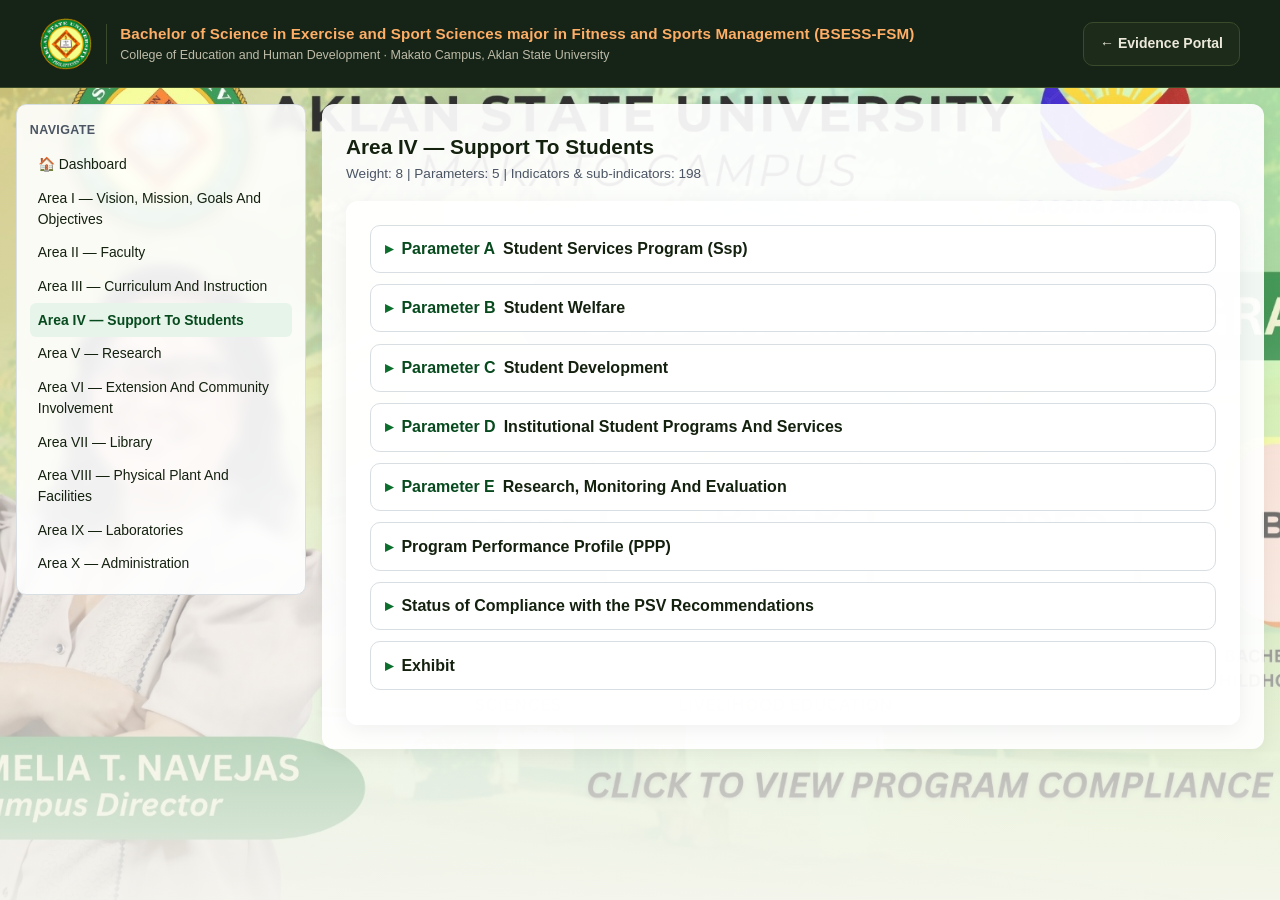
<file: area-4.html>
<!DOCTYPE html>

<html lang="en">
<head>
<meta charset="utf-8"/>
<meta content="width=device-width, initial-scale=1" name="viewport"/>
<title>Area IV — Support To Students</title>
<meta content="Offline-capable evidence organizer for AACCUP Bachelor of Science in Exercise and Sport Sciences program accreditation." name="description"/>
<link href="assets/css/style.css" rel="stylesheet"/>
<link href="assets/css/motion.css" rel="stylesheet"/>
<style id="drive-folder-button-styles">.drive-folder-link { display:inline-flex; align-items:center; justify-content:center; min-height:44px; max-width:100%; padding:.4rem .65rem; margin-left:.45rem; border:1px solid #718b97; border-radius:8px; background:transparent; color:var(--ink,#14210f); font-size:.75rem; font-weight:700; line-height:1.35; text-align:center; text-decoration:none; vertical-align:middle; overflow-wrap:anywhere; }
.drive-folder-link:hover { background:rgba(11,95,191,.08); }
.drive-folder-link:focus-visible { outline:3px solid var(--focus,#0b5fbf); outline-offset:2px; }
.drive-folder-link[aria-disabled="true"] { opacity:.6; cursor:not-allowed; }
</style><style id="workforce-masthead-styles">
/* Workforce header only. */
header.masthead { position:relative; inset:auto; height:auto; width:100%; padding:0; background:#152417; color:#ede9da; border-bottom:1px solid #3a4b2b; font-family:-apple-system,BlinkMacSystemFont,"Segoe UI",Roboto,Arial,sans-serif; }
.masthead * { box-sizing:border-box; }
.masthead .wrap { width:100%; max-width:1240px; margin:0 auto; padding:1.1rem 1.25rem; display:flex; align-items:center; gap:1rem; flex-wrap:wrap; }
.masthead .brand-lockup { display:flex; align-items:center; gap:.85rem; min-width:0; flex:1 1 320px; }
.masthead .brand-lockup > picture { display:block; flex:0 0 52px; width:52px; height:52px; }
.masthead .brand-lockup > picture img { display:block; width:100%; height:100%; object-fit:contain; }
.masthead .divider { width:1px; height:40px; background:#3a4b2b; flex-shrink:0; }
.masthead .brand-text h2 { margin:0; font-size:.95rem; font-weight:700; color:#ffae66; letter-spacing:.01em; line-height:1.4; }
.masthead .brand-text p { margin:.1rem 0 0; font-size:.78rem; color:#bebba8; line-height:1.5; }
.masthead .masthead-actions { display:flex; align-items:center; gap:.6rem; flex-wrap:wrap; }
.masthead .btn { position:static; display:inline-flex; align-items:center; gap:.4rem; min-height:44px; padding:.55rem 1rem; border-radius:10px; border:1px solid #3a4b2b; background:#1c2b1a; color:#ede9da; font:600 .875rem/1.5 "Segoe UI",Arial,sans-serif; text-decoration:none; cursor:pointer; }
.masthead .btn:hover { background:#263c25; border-color:#ffae66; }
@media(max-width:650px) { .masthead .brand-text h2 { font-size:.8rem; } }
@media print { .masthead .masthead-actions { display:none; } }
</style></head>
<body data-area-id="area-4">
<script>try{document.documentElement.classList.add("js");}catch(e){}</script>
<a class="skip-link" href="#main-content">Skip to content</a>
<header class="masthead">
<div class="wrap">
<div class="brand-lockup">
<!-- ASU seal — vector mark, fixed aspect, never stretched, no colour filter -->
<picture>
<img alt="Official seal of Aklan State University" decoding="async" fetchpriority="high" height="52" src="assets/img/asu-seal-208.png" width="52"/>
</picture>
<span aria-hidden="true" class="divider">
</span>
<div class="brand-text">
<h2>
       Bachelor of Science in Exercise and Sport Sciences major in Fitness and Sports Management (BSESS-FSM)
      </h2>
<p>
       College of Education and Human Development · Makato Campus, Aklan State University
      </p>
</div>
</div>
<div class="masthead-actions">
<a class="btn" href="./bsess.html">
      ← Evidence Portal
     </a>
</div>
</div>
</header>
<div class="overlay" id="navOverlay"></div>
<div class="layout">
<nav aria-label="Area navigation" class="sidebar" id="sidebar">
<h2>Navigate</h2><ul><li><a href="bsess.html">🏠 Dashboard</a></li><li><a href="area-1.html">Area I — Vision, Mission, Goals And Objectives</a></li><li><a href="area-2.html">Area II — Faculty</a></li><li><a href="area-3.html">Area III — Curriculum And Instruction</a></li><li><a aria-current="page" href="area-4.html">Area IV — Support To Students</a></li><li><a href="area-5.html">Area V — Research</a></li><li><a href="area-6.html">Area VI — Extension And Community Involvement</a></li><li><a href="area-7.html">Area VII — Library</a></li><li><a href="area-8.html">Area VIII — Physical Plant And Facilities</a></li><li><a href="area-9.html">Area IX — Laboratories</a></li><li><a href="area-10.html">Area X — Administration</a></li></ul>
</nav>
<main id="main-content">
<h2 class="page-title">Area IV — Support To Students</h2>
<p class="page-sub">Weight: 8 | Parameters: 5 | Indicators &amp; sub-indicators: 198</p>
<div class="app-content">
<ul class="param-list" role="list">
<li class="param-item">
<details class="param-details" id="param-area-4-A">
<summary><span class="param-letter">Parameter A</span> Student Services Program (Ssp)</summary>
<div class="param-body">
<button class="btn small no-print print-param-btn" data-target="param-area-4-A" type="button">Print this Parameter</button><a class="drive-folder-link" data-drive-key="area-4/A" href="https://drive.google.com/drive/folders/1H9Js4l8tPd-LvK7Bw3sJfgyrPPEFbDGI" rel="noopener noreferrer" target="_blank" title="Open Google Drive evidence">Parameter A Link (Google Drive)</a>
<div class="section-block">
<details class="section-details" id="section-area-4-A-system">
<summary><span class="section-label">System — Inputs and Processes</span></summary>
<div class="param-body">
<div class="section-evidence">
<p class="section-evidence__label">Evidence for this section as a whole</p>
<div class="ev-block ev-block--section" data-path="area-4/A/system">
<div class="status-row">
<label class="sr-only" for="sel-area-4-A-system">Status for area-4/A/system</label>
<select class="status-select" data-path="area-4/A/system" disabled="" id="sel-area-4-A-system">
<option value="not-started">Not Started</option>
<option value="in-progress">In Progress</option>
<option value="complete">Complete</option>
<option value="verified">Verified</option>
</select>
<span class="status-pill status-not-started" data-role="pill">Not Started</span>
<button class="btn small add-evidence-btn no-print" data-path="area-4/A/system" disabled="" type="button">+ Add evidence</button><a aria-disabled="true" class="drive-folder-link" data-drive-key="area-4/A/system" role="link" tabindex="0" title="Google Drive link not configured yet">System–Inputs and Processes Link (Google Drive)</a>
</div>
<ul class="evidence-list" data-role="list">
<li class="empty-note">No evidence staged yet.</li>
</ul>
</div>
</div>
<ul class="node-list" role="list">
</ul>
</div>
</details>
<details class="section-details" id="section-area-4-A-implementation">
<summary><span class="section-label">Implementation</span></summary>
<div class="param-body">
<div class="section-evidence">
<p class="section-evidence__label">Evidence for this section as a whole</p>
<div class="ev-block ev-block--section" data-path="area-4/A/implementation">
<div class="status-row">
<label class="sr-only" for="sel-area-4-A-implementation">Status for area-4/A/implementation</label>
<select class="status-select" data-path="area-4/A/implementation" disabled="" id="sel-area-4-A-implementation">
<option value="not-started">Not Started</option>
<option value="in-progress">In Progress</option>
<option value="complete">Complete</option>
<option value="verified">Verified</option>
</select>
<span class="status-pill status-not-started" data-role="pill">Not Started</span>
<button class="btn small add-evidence-btn no-print" data-path="area-4/A/implementation" disabled="" type="button">+ Add evidence</button><a aria-disabled="true" class="drive-folder-link" data-drive-key="area-4/A/implementation" role="link" tabindex="0" title="Google Drive link not configured yet">Implementation Link (Google Drive)</a>
</div>
<ul class="evidence-list" data-role="list">
<li class="empty-note">No evidence staged yet.</li>
</ul>
</div>
</div>
<ul class="node-list" role="list">
</ul>
</div>
</details>
<details class="section-details" id="section-area-4-A-outcome">
<summary><span class="section-label">Outcome/s</span></summary>
<div class="param-body">
<div class="section-evidence">
<p class="section-evidence__label">Evidence for this section as a whole</p>
<div class="ev-block ev-block--section" data-path="area-4/A/outcome">
<div class="status-row">
<label class="sr-only" for="sel-area-4-A-outcome">Status for area-4/A/outcome</label>
<select class="status-select" data-path="area-4/A/outcome" disabled="" id="sel-area-4-A-outcome">
<option value="not-started">Not Started</option>
<option value="in-progress">In Progress</option>
<option value="complete">Complete</option>
<option value="verified">Verified</option>
</select>
<span class="status-pill status-not-started" data-role="pill">Not Started</span>
<button class="btn small add-evidence-btn no-print" data-path="area-4/A/outcome" disabled="" type="button">+ Add evidence</button><a aria-disabled="true" class="drive-folder-link" data-drive-key="area-4/A/outcome" role="link" tabindex="0" title="Google Drive link not configured yet">Outcome/s Link (Google Drive)</a>
</div>
<ul class="evidence-list" data-role="list">
<li class="empty-note">No evidence staged yet.</li>
</ul>
</div>
</div>
<ul class="node-list" role="list">
</ul>
</div>
</details>
</div>
</div>
</details>
</li>
<li class="param-item">
<details class="param-details" id="param-area-4-B">
<summary><span class="param-letter">Parameter B</span> Student Welfare</summary>
<div class="param-body">
<button class="btn small no-print print-param-btn" data-target="param-area-4-B" type="button">Print this Parameter</button><a class="drive-folder-link" data-drive-key="area-4/B" href="https://drive.google.com/drive/folders/1lnfIk3waWlhOrwvQOhzJ0rCKXyuapQXI" rel="noopener noreferrer" target="_blank" title="Open Google Drive evidence">Parameter B Link (Google Drive)</a>
<div class="section-block">
<details class="section-details" id="section-area-4-B-system">
<summary><span class="section-label">System — Inputs and Processes</span></summary>
<div class="param-body">
<div class="section-evidence">
<p class="section-evidence__label">Evidence for this section as a whole</p>
<div class="ev-block ev-block--section" data-path="area-4/B/system">
<div class="status-row">
<label class="sr-only" for="sel-area-4-B-system">Status for area-4/B/system</label>
<select class="status-select" data-path="area-4/B/system" disabled="" id="sel-area-4-B-system">
<option value="not-started">Not Started</option>
<option value="in-progress">In Progress</option>
<option value="complete">Complete</option>
<option value="verified">Verified</option>
</select>
<span class="status-pill status-not-started" data-role="pill">Not Started</span>
<button class="btn small add-evidence-btn no-print" data-path="area-4/B/system" disabled="" type="button">+ Add evidence</button><a aria-disabled="true" class="drive-folder-link" data-drive-key="area-4/B/system" role="link" tabindex="0" title="Google Drive link not configured yet">System–Inputs and Processes Link (Google Drive)</a>
</div>
<ul class="evidence-list" data-role="list">
<li class="empty-note">No evidence staged yet.</li>
</ul>
</div>
</div>
<ul class="node-list" role="list">
</ul>
</div>
</details>
<details class="section-details" id="section-area-4-B-implementation">
<summary><span class="section-label">Implementation</span></summary>
<div class="param-body">
<div class="section-evidence">
<p class="section-evidence__label">Evidence for this section as a whole</p>
<div class="ev-block ev-block--section" data-path="area-4/B/implementation">
<div class="status-row">
<label class="sr-only" for="sel-area-4-B-implementation">Status for area-4/B/implementation</label>
<select class="status-select" data-path="area-4/B/implementation" disabled="" id="sel-area-4-B-implementation">
<option value="not-started">Not Started</option>
<option value="in-progress">In Progress</option>
<option value="complete">Complete</option>
<option value="verified">Verified</option>
</select>
<span class="status-pill status-not-started" data-role="pill">Not Started</span>
<button class="btn small add-evidence-btn no-print" data-path="area-4/B/implementation" disabled="" type="button">+ Add evidence</button><a aria-disabled="true" class="drive-folder-link" data-drive-key="area-4/B/implementation" role="link" tabindex="0" title="Google Drive link not configured yet">Implementation Link (Google Drive)</a>
</div>
<ul class="evidence-list" data-role="list">
<li class="empty-note">No evidence staged yet.</li>
</ul>
</div>
</div>
<ul class="node-list" role="list">
</ul>
</div>
</details>
<details class="section-details" id="section-area-4-B-outcome">
<summary><span class="section-label">Outcome/s</span></summary>
<div class="param-body">
<div class="section-evidence">
<p class="section-evidence__label">Evidence for this section as a whole</p>
<div class="ev-block ev-block--section" data-path="area-4/B/outcome">
<div class="status-row">
<label class="sr-only" for="sel-area-4-B-outcome">Status for area-4/B/outcome</label>
<select class="status-select" data-path="area-4/B/outcome" disabled="" id="sel-area-4-B-outcome">
<option value="not-started">Not Started</option>
<option value="in-progress">In Progress</option>
<option value="complete">Complete</option>
<option value="verified">Verified</option>
</select>
<span class="status-pill status-not-started" data-role="pill">Not Started</span>
<button class="btn small add-evidence-btn no-print" data-path="area-4/B/outcome" disabled="" type="button">+ Add evidence</button><a aria-disabled="true" class="drive-folder-link" data-drive-key="area-4/B/outcome" role="link" tabindex="0" title="Google Drive link not configured yet">Outcome/s Link (Google Drive)</a>
</div>
<ul class="evidence-list" data-role="list">
<li class="empty-note">No evidence staged yet.</li>
</ul>
</div>
</div>
<ul class="node-list" role="list">
</ul>
</div>
</details>
</div>
</div>
</details>
</li>
<li class="param-item">
<details class="param-details" id="param-area-4-C">
<summary><span class="param-letter">Parameter C</span> Student Development</summary>
<div class="param-body">
<button class="btn small no-print print-param-btn" data-target="param-area-4-C" type="button">Print this Parameter</button><a class="drive-folder-link" data-drive-key="area-4/C" href="https://drive.google.com/drive/folders/18Z3MOcLgpqIn058_ZL9XOdkHeEqeMTtq" rel="noopener noreferrer" target="_blank" title="Open Google Drive evidence">Parameter C Link (Google Drive)</a>
<div class="section-block">
<details class="section-details" id="section-area-4-C-system">
<summary><span class="section-label">System — Inputs and Processes</span></summary>
<div class="param-body">
<div class="section-evidence">
<p class="section-evidence__label">Evidence for this section as a whole</p>
<div class="ev-block ev-block--section" data-path="area-4/C/system">
<div class="status-row">
<label class="sr-only" for="sel-area-4-C-system">Status for area-4/C/system</label>
<select class="status-select" data-path="area-4/C/system" disabled="" id="sel-area-4-C-system">
<option value="not-started">Not Started</option>
<option value="in-progress">In Progress</option>
<option value="complete">Complete</option>
<option value="verified">Verified</option>
</select>
<span class="status-pill status-not-started" data-role="pill">Not Started</span>
<button class="btn small add-evidence-btn no-print" data-path="area-4/C/system" disabled="" type="button">+ Add evidence</button><a aria-disabled="true" class="drive-folder-link" data-drive-key="area-4/C/system" role="link" tabindex="0" title="Google Drive link not configured yet">System–Inputs and Processes Link (Google Drive)</a>
</div>
<ul class="evidence-list" data-role="list">
<li class="empty-note">No evidence staged yet.</li>
</ul>
</div>
</div>
<ul class="node-list" role="list">
</ul>
</div>
</details>
<details class="section-details" id="section-area-4-C-implementation">
<summary><span class="section-label">Implementation</span></summary>
<div class="param-body">
<div class="section-evidence">
<p class="section-evidence__label">Evidence for this section as a whole</p>
<div class="ev-block ev-block--section" data-path="area-4/C/implementation">
<div class="status-row">
<label class="sr-only" for="sel-area-4-C-implementation">Status for area-4/C/implementation</label>
<select class="status-select" data-path="area-4/C/implementation" disabled="" id="sel-area-4-C-implementation">
<option value="not-started">Not Started</option>
<option value="in-progress">In Progress</option>
<option value="complete">Complete</option>
<option value="verified">Verified</option>
</select>
<span class="status-pill status-not-started" data-role="pill">Not Started</span>
<button class="btn small add-evidence-btn no-print" data-path="area-4/C/implementation" disabled="" type="button">+ Add evidence</button><a aria-disabled="true" class="drive-folder-link" data-drive-key="area-4/C/implementation" role="link" tabindex="0" title="Google Drive link not configured yet">Implementation Link (Google Drive)</a>
</div>
<ul class="evidence-list" data-role="list">
<li class="empty-note">No evidence staged yet.</li>
</ul>
</div>
</div>
<ul class="node-list" role="list">
</ul>
</div>
</details>
<details class="section-details" id="section-area-4-C-outcome">
<summary><span class="section-label">Outcome/s</span></summary>
<div class="param-body">
<div class="section-evidence">
<p class="section-evidence__label">Evidence for this section as a whole</p>
<div class="ev-block ev-block--section" data-path="area-4/C/outcome">
<div class="status-row">
<label class="sr-only" for="sel-area-4-C-outcome">Status for area-4/C/outcome</label>
<select class="status-select" data-path="area-4/C/outcome" disabled="" id="sel-area-4-C-outcome">
<option value="not-started">Not Started</option>
<option value="in-progress">In Progress</option>
<option value="complete">Complete</option>
<option value="verified">Verified</option>
</select>
<span class="status-pill status-not-started" data-role="pill">Not Started</span>
<button class="btn small add-evidence-btn no-print" data-path="area-4/C/outcome" disabled="" type="button">+ Add evidence</button><a aria-disabled="true" class="drive-folder-link" data-drive-key="area-4/C/outcome" role="link" tabindex="0" title="Google Drive link not configured yet">Outcome/s Link (Google Drive)</a>
</div>
<ul class="evidence-list" data-role="list">
<li class="empty-note">No evidence staged yet.</li>
</ul>
</div>
</div>
<ul class="node-list" role="list">
</ul>
</div>
</details>
</div>
</div>
</details>
</li>
<li class="param-item">
<details class="param-details" id="param-area-4-D">
<summary><span class="param-letter">Parameter D</span> Institutional Student Programs And Services</summary>
<div class="param-body">
<button class="btn small no-print print-param-btn" data-target="param-area-4-D" type="button">Print this Parameter</button><a class="drive-folder-link" data-drive-key="area-4/D" href="https://drive.google.com/drive/folders/13Z3xeuQ5w3CpOG679JgdZn5zneyAjM6x" rel="noopener noreferrer" target="_blank" title="Open Google Drive evidence">Parameter D Link (Google Drive)</a>
<div class="section-block">
<details class="section-details" id="section-area-4-D-system">
<summary><span class="section-label">System — Inputs and Processes</span></summary>
<div class="param-body">
<div class="section-evidence">
<p class="section-evidence__label">Evidence for this section as a whole</p>
<div class="ev-block ev-block--section" data-path="area-4/D/system">
<div class="status-row">
<label class="sr-only" for="sel-area-4-D-system">Status for area-4/D/system</label>
<select class="status-select" data-path="area-4/D/system" disabled="" id="sel-area-4-D-system">
<option value="not-started">Not Started</option>
<option value="in-progress">In Progress</option>
<option value="complete">Complete</option>
<option value="verified">Verified</option>
</select>
<span class="status-pill status-not-started" data-role="pill">Not Started</span>
<button class="btn small add-evidence-btn no-print" data-path="area-4/D/system" disabled="" type="button">+ Add evidence</button><a aria-disabled="true" class="drive-folder-link" data-drive-key="area-4/D/system" role="link" tabindex="0" title="Google Drive link not configured yet">System–Inputs and Processes Link (Google Drive)</a>
</div>
<ul class="evidence-list" data-role="list">
<li class="empty-note">No evidence staged yet.</li>
</ul>
</div>
</div>
<ul class="node-list" role="list">
</ul>
</div>
</details>
<details class="section-details" id="section-area-4-D-implementation">
<summary><span class="section-label">Implementation</span></summary>
<div class="param-body">
<div class="section-evidence">
<p class="section-evidence__label">Evidence for this section as a whole</p>
<div class="ev-block ev-block--section" data-path="area-4/D/implementation">
<div class="status-row">
<label class="sr-only" for="sel-area-4-D-implementation">Status for area-4/D/implementation</label>
<select class="status-select" data-path="area-4/D/implementation" disabled="" id="sel-area-4-D-implementation">
<option value="not-started">Not Started</option>
<option value="in-progress">In Progress</option>
<option value="complete">Complete</option>
<option value="verified">Verified</option>
</select>
<span class="status-pill status-not-started" data-role="pill">Not Started</span>
<button class="btn small add-evidence-btn no-print" data-path="area-4/D/implementation" disabled="" type="button">+ Add evidence</button><a aria-disabled="true" class="drive-folder-link" data-drive-key="area-4/D/implementation" role="link" tabindex="0" title="Google Drive link not configured yet">Implementation Link (Google Drive)</a>
</div>
<ul class="evidence-list" data-role="list">
<li class="empty-note">No evidence staged yet.</li>
</ul>
</div>
</div>
<ul class="node-list" role="list">
</ul>
</div>
</details>
<details class="section-details" id="section-area-4-D-outcome">
<summary><span class="section-label">Outcome/s</span></summary>
<div class="param-body">
<div class="section-evidence">
<p class="section-evidence__label">Evidence for this section as a whole</p>
<div class="ev-block ev-block--section" data-path="area-4/D/outcome">
<div class="status-row">
<label class="sr-only" for="sel-area-4-D-outcome">Status for area-4/D/outcome</label>
<select class="status-select" data-path="area-4/D/outcome" disabled="" id="sel-area-4-D-outcome">
<option value="not-started">Not Started</option>
<option value="in-progress">In Progress</option>
<option value="complete">Complete</option>
<option value="verified">Verified</option>
</select>
<span class="status-pill status-not-started" data-role="pill">Not Started</span>
<button class="btn small add-evidence-btn no-print" data-path="area-4/D/outcome" disabled="" type="button">+ Add evidence</button><a aria-disabled="true" class="drive-folder-link" data-drive-key="area-4/D/outcome" role="link" tabindex="0" title="Google Drive link not configured yet">Outcome/s Link (Google Drive)</a>
</div>
<ul class="evidence-list" data-role="list">
<li class="empty-note">No evidence staged yet.</li>
</ul>
</div>
</div>
<ul class="node-list" role="list">
</ul>
</div>
</details>
</div>
</div>
</details>
</li>
<li class="param-item">
<details class="param-details" id="param-area-4-E">
<summary><span class="param-letter">Parameter E</span> Research, Monitoring And Evaluation</summary>
<div class="param-body">
<button class="btn small no-print print-param-btn" data-target="param-area-4-E" type="button">Print this Parameter</button><a class="drive-folder-link" data-drive-key="area-4/E" href="https://drive.google.com/drive/folders/1x4g2R8WvXZmgDTrAPuG7bgNsBFB0IeVw" rel="noopener noreferrer" target="_blank" title="Open Google Drive evidence">Parameter E Link (Google Drive)</a>
<div class="section-block">
<details class="section-details" id="section-area-4-E-system">
<summary><span class="section-label">System — Inputs and Processes</span></summary>
<div class="param-body">
<div class="section-evidence">
<p class="section-evidence__label">Evidence for this section as a whole</p>
<div class="ev-block ev-block--section" data-path="area-4/E/system">
<div class="status-row">
<label class="sr-only" for="sel-area-4-E-system">Status for area-4/E/system</label>
<select class="status-select" data-path="area-4/E/system" disabled="" id="sel-area-4-E-system">
<option value="not-started">Not Started</option>
<option value="in-progress">In Progress</option>
<option value="complete">Complete</option>
<option value="verified">Verified</option>
</select>
<span class="status-pill status-not-started" data-role="pill">Not Started</span>
<button class="btn small add-evidence-btn no-print" data-path="area-4/E/system" disabled="" type="button">+ Add evidence</button><a aria-disabled="true" class="drive-folder-link" data-drive-key="area-4/E/system" role="link" tabindex="0" title="Google Drive link not configured yet">System–Inputs and Processes Link (Google Drive)</a>
</div>
<ul class="evidence-list" data-role="list">
<li class="empty-note">No evidence staged yet.</li>
</ul>
</div>
</div>
<ul class="node-list" role="list">
</ul>
</div>
</details>
<details class="section-details" id="section-area-4-E-implementation">
<summary><span class="section-label">Implementation</span></summary>
<div class="param-body">
<div class="section-evidence">
<p class="section-evidence__label">Evidence for this section as a whole</p>
<div class="ev-block ev-block--section" data-path="area-4/E/implementation">
<div class="status-row">
<label class="sr-only" for="sel-area-4-E-implementation">Status for area-4/E/implementation</label>
<select class="status-select" data-path="area-4/E/implementation" disabled="" id="sel-area-4-E-implementation">
<option value="not-started">Not Started</option>
<option value="in-progress">In Progress</option>
<option value="complete">Complete</option>
<option value="verified">Verified</option>
</select>
<span class="status-pill status-not-started" data-role="pill">Not Started</span>
<button class="btn small add-evidence-btn no-print" data-path="area-4/E/implementation" disabled="" type="button">+ Add evidence</button><a aria-disabled="true" class="drive-folder-link" data-drive-key="area-4/E/implementation" role="link" tabindex="0" title="Google Drive link not configured yet">Implementation Link (Google Drive)</a>
</div>
<ul class="evidence-list" data-role="list">
<li class="empty-note">No evidence staged yet.</li>
</ul>
</div>
</div>
<ul class="node-list" role="list">
</ul>
</div>
</details>
<details class="section-details" id="section-area-4-E-outcome">
<summary><span class="section-label">Outcome/s</span></summary>
<div class="param-body">
<div class="section-evidence">
<p class="section-evidence__label">Evidence for this section as a whole</p>
<div class="ev-block ev-block--section" data-path="area-4/E/outcome">
<div class="status-row">
<label class="sr-only" for="sel-area-4-E-outcome">Status for area-4/E/outcome</label>
<select class="status-select" data-path="area-4/E/outcome" disabled="" id="sel-area-4-E-outcome">
<option value="not-started">Not Started</option>
<option value="in-progress">In Progress</option>
<option value="complete">Complete</option>
<option value="verified">Verified</option>
</select>
<span class="status-pill status-not-started" data-role="pill">Not Started</span>
<button class="btn small add-evidence-btn no-print" data-path="area-4/E/outcome" disabled="" type="button">+ Add evidence</button><a aria-disabled="true" class="drive-folder-link" data-drive-key="area-4/E/outcome" role="link" tabindex="0" title="Google Drive link not configured yet">Outcome/s Link (Google Drive)</a>
</div>
<ul class="evidence-list" data-role="list">
<li class="empty-note">No evidence staged yet.</li>
</ul>
</div>
</div>
<ul class="node-list" role="list">
</ul>
</div>
</details>
</div>
</div>
</details>
</li>
<li class="param-item area-document-item"><details class="param-details area-document-details" id="doc-area-4-ppp"><summary>Program Performance Profile (PPP)</summary><div class="param-body"><p>Add the Program Performance Profile (PPP) documents for this Area.</p><a aria-disabled="true" class="drive-folder-link" data-drive-key="area-4/ppp" role="link" tabindex="0" title="Google Drive link not configured yet">Program Performance Profile (PPP) Link (Google Drive)</a></div></details></li><li class="param-item area-document-item"><details class="param-details area-document-details" id="doc-area-4-psv-compliance"><summary>Status of Compliance with the PSV Recommendations</summary><div class="param-body"><p>Add the Status of Compliance with the PSV Recommendations documents for this Area.</p><a aria-disabled="true" class="drive-folder-link" data-drive-key="area-4/psv-compliance" role="link" tabindex="0" title="Google Drive link not configured yet">Status of Compliance with the PSV Recommendations Link (Google Drive)</a></div></details></li><li class="param-item area-document-item"><details class="param-details area-document-details" id="doc-area-4-exhibit"><summary>Exhibit</summary><div class="param-body"><p>Add the Exhibit documents for this Area.</p><a aria-disabled="true" class="drive-folder-link" data-drive-key="area-4/exhibit" role="link" tabindex="0" title="Google Drive link not configured yet">Exhibit Link (Google Drive)</a></div></details></li></ul>
</div>
<noscript>
<div class="noscript-banner">JavaScript is disabled. Evidence staging and status tracking are unavailable, but the full indicator checklist for this Area is shown below.</div>
<div class="noscript-tree">
<h2>Area IV indicator checklist (read-only)</h2>
<ul><li><strong>Parameter A: Student Services Program (Ssp)</strong><ul><li>System — Inputs and Processes<ul><li>S.1 — The institution has Student Services Program (SSP).</li><li>S.2 — The Student Affairs Services (SAS) program is consistent with the vision and mission of the Institution, goals of the Academic Unit/ College and objectives of the Program.</li><li>S.3 — The objectives of the SAS are clearly defined.</li><li>S.4 — The objectives of the SAS are in accordance with CMO No. 9 series of 2013.</li><li>S.5 — The SAS is composed of:<ul><li>S.5.1 — student welfare programs and services; and</li><li>S.5.2 — student development programs and services.</li></ul></li><li>S.6 — The following basic services are available:<ul><li>S.6.1 — Student Welfare:</li><li>S.6.1.1 — Information and Orientation Services;</li><li>S.6.1.2 — Guidance and Counseling Services;</li><li>S.6.1.3 — Career and Job Placement Services;</li><li>S.6.1.4 — Economic Enterprise Development; and</li><li>S.6.1.5 — Student Handbook Development.</li><li>S.6.2 — Student Development:</li><li>S.6.2.1 — Student Activities;</li><li>S.6.2.2 — Student Organizations and Activities;</li><li>S.6.2.3 — Leadership Training;</li><li>S.6.2.4 — Student Council/Government;</li><li>S.6.2.5 — Student Discipline; and</li><li>S.6.2.6 — Student Publication/Year Book.</li><li>S.6.3 — Institutional Student Programs and Services:</li><li>S.6.3.1 — Admission Services;</li><li>S.6.3.2 — Scholarships and Financial Assistance (SFA);</li><li>S.6.3.3 — Food Services;</li><li>S.6.3.4 — Health and Wellness Services;</li><li>S.6.3.5 — Safety and Security Services;</li><li>S.6.3.6 — Student Housing and Residential Services;</li><li>S.6.3.7 — Multi-faith and Inter-faith Services;</li><li>S.6.3.8 — Foreign/International Students Services (whenever applicable);</li><li>S.6.3.9 — Services for Students with Special Needs;</li><li>S.6.3.10 — Culture and Arts Programs;</li><li>S.6.3.11 — Sports and Development Programs;</li><li>S.6.3.12 — Social and Community Involvement Programs; and</li><li>S.6.3.13 — Others, please specify</li></ul></li><li>S.7 — There is a SAS Unit that manages student affairs development and welfare programs.</li><li>S.8 — The SAS Unit has an organizational structure indicating its relationship with other Units.</li><li>S.9 — The SAS Unit is headed by a qualified official.</li><li>S.10 — The SAS Unit is staffed with qualified personnel.</li><li>S.11 — The various student services are provided with adequate staff, physical facilities, equipment and materials (e.g. one (1) guidance counselor for every 1,000 students, etc.)</li><li>S.12 — There is sufficient budget allocation for the Student Affairs and Services of the Institution.</li></ul></li><li>Implementation<ul><li>I.1 — The objectives of the SAS are disseminated to and understood by the students, faculty, administrators and staff.</li><li>I.2 — The SAS plans, implements, monitors and coordinates programs and services for student welfare and development.</li><li>I.3 — Prompt, courteous and efficient services in the handling of business transactions with students are evident.</li><li>I.4 — The SAS staff receive salaries on time.</li><li>I.5 — The SAS is represented in the policy and decision-making body of the Institution.</li><li>I.6 — The projects and activities of the SAS Unit are recognized and implemented.</li><li>I.7 — There is a continuous and systematic evaluation of the effectiveness of the programs and services for student welfare and development.</li></ul></li><li>Outcome/s<ul><li>O.1 — The students are satisfied with the Student Service Program.</li></ul></li></ul></li><li><strong>Parameter B: Student Welfare</strong><ul><li>System — Inputs and Processes<ul><li>S.1 — The Institution has a Student Handbook containing comprehensive information on programs and services for student welfare and development.</li><li>S.2 — A regular and comprehensive orientation program is held for new, returning and continuing students.</li><li>S.3 — The information materials on educational, career, personal and social concerns are readily available, such as:<ul><li>S.3.1 — R.A. 9262 or Anti Violence Against Women and Children Act;</li><li>S.3.2 — Anti-bullying Act;</li><li>S.3.3 — Guidelines on drug abuse prevention and control;</li><li>S.3.4 — R.A. 7877 or the Anti-Sexual Harassment Act of 1995;</li><li>S.3.5 — HIV AIDS awareness;</li><li>S.3.6 — Self-care and healthy lifestyles; and</li><li>S.3.7 — R.A. 9442, particularly on the provision on public ridicule and vilification against persons with disability.</li></ul></li><li>S.4 — The Guidance and Counseling Program provides the following services:<ul><li>S.4.1 — information and inventory;</li><li>S.4.2 — counseling;</li><li>S.4.3 — appraisal and testing;</li><li>S.4.4 — placement and follow-up; and</li><li>S.4.5 — referral.</li></ul></li><li>S.5 — Gender-sensitive individual and group counseling is provided.</li><li>S.6 — Counseling Services consider cultural differences.</li><li>S.7 — The Guidance Program is headed by a licensed Guidance Counselor with at least a master’s degree in Guidance and Counseling.</li><li>S.8 — All the Guidance Counselors are licensed.</li><li>S.9 — The Guidance Program is supported by qualified staff.</li><li>S.10 — Every student has an updated profile at the guidance office.</li><li>S.11 — A counseling room is provided for students including those with special needs.</li><li>S.12 — There is a well-planned assessment program for students with appropriate standardized psychological tests.</li><li>S.13 — Career seminars and job placement services are available for the students.</li><li>S.14 — There is a mechanism to establish partnership and collaboration with other institutions, agencies and industry.</li><li>S.15 — There is mechanism for storing and archiving student records for reference purposes.</li></ul></li><li>Implementation<ul><li>I.1 — The ratio of Guidance Counselor to student population is 1:1000.</li><li>I.2 — Counseling and other student records are maintained and kept confidential.</li><li>I.3 — Appropriate intervention programs and services are adopted to promote and enhance student welfare and development.</li><li>I.4 — The Guidance Office maintains an updated inventory of student cumulative records.</li><li>I.5 — The psychological tests are administered, scored and interpreted by qualified staff and the results kept confidential.</li><li>I.6 — The test results are disseminated to concerned parties.</li><li>I.7 — Test results are utilized in designing activities to meet student needs.</li><li>I.8 — A scheme for appropriate follow-up and referrals is utilized.</li><li>I.9 — The Guidance Office prepares valid appraisal data of students for career and job placement.</li><li>I.10 — Student placement is regularly monitored and followed up.</li><li>I.11 — The Institution maintains active networking with the schools, the communities, alumni, and other concerned agencies for career and job placement of students.</li><li>I.12 — Career counseling is provided to enable students to choose appropriate major/field of specialization.</li><li>I.13 — Information materials on career and job opportunities are made accessible.</li><li>I.14 — The SAS maintains liaison with its alumni to follow up graduates job performance, vis-à-vis:<ul><li>I.14.1 — awards received;</li><li>I.14.2 — key positions in private and/or government agencies; and</li><li>I.14.3 — status of the enterprise, if applicable.</li></ul></li><li>I.15 — Skills development programs are conducted.</li><li>I.16 — The students are given assistance in career and job placement.</li><li>I.17 — The Institution encourages student economic ventures such as but not limited to:<ul><li>I.17.1 — student laboratory cooperatives;</li><li>I.17.2 — entrepreneurial activities/projects;</li><li>I.17.3 — savings; and</li><li>I.17.4 — others, please specify</li></ul></li><li>I.18 — Updated information on student welfare and development are accessible and disseminated.</li><li>I.19 — The student body is involved in the development and revision of student handbook.</li></ul></li><li>Outcome/s<ul><li>O.1 — Quality student welfare services are available.</li></ul></li></ul></li><li><strong>Parameter C: Student Development</strong><ul><li>System — Inputs and Processes<ul><li>S.1 — The Institution has a system of accreditation, monitoring and evaluation of student organizations.</li><li>S.2 — The Institution provides adequate office space and other forms of support to accredited student organizations.</li><li>S.3 — There is coordination between the school administration and SAS concerning students with drug and other related problems.</li><li>S.4 — A mechanism to address student grievance is in place.</li><li>S.5 — Programs and opportunities to develop and enhance leadership among students are provided.</li></ul></li><li>Implementation<ul><li>I.1 — Requirements and procedures for recognition/accreditation of student organizations are widely disseminated.</li><li>I.2 — The Constitution and by-laws of student organizations incorporate participation and advocacy in social action activities.</li><li>I.3 — The Institution conducts leadership training.</li><li>I.4 — The Institution recognizes the right of the students to:<ul><li>I.4.1 — govern themselves as a student body;</li><li>I.4.2 — be transparent and accountable to their constituents; and</li><li>I.4.3 — be represented in various fora where the students need to be consulted.</li></ul></li><li>I.5 — The Institution ensures transparency in the development/revision of guidelines and procedures for the student council/government.</li><li>I.6 — The Institution implements gender and disability sensitive rules and regulations published in a student Handbook/Manual acceptable to students.</li><li>I.7 — Sanctions are enforced for misconduct such as but not limited to acts of vandalism, hazing, bullying, libelous statements and other negative acts that threaten peace and order inside and outside the school premises.</li><li>I.8 — Grievance Committee is established to ensure due process in dealing with students misconduct.</li><li>I.9 — The Institution supports the establishment and implementation of student publication as provided for in R.A. 7079, otherwise known as "Campus Journalism Act of 1991” and other media forms.</li><li>I.10 — The production/publication of a yearbook is encouraged.</li></ul></li><li>Outcome/s<ul><li>O.1 — Quality student development services are assured.</li></ul></li></ul></li><li><strong>Parameter D: Institutional Student Programs And Services</strong><ul><li>System — Inputs and Processes<ul><li>S.1 — There is a system of student recruitment, selection, admission and retention.</li><li>S.2 — Admission requirements and procedures of persons with disabilities as stipulated in R.A. 7277 are in place.</li><li>S.3 — Scholarships and financial assistance in various forms are available to students.</li><li>S.4 — Policies and guidelines are institutionalized for students from marginalized sector of the country.</li><li>S.5 — There is a policy on wellness and healthy lifestyle.</li><li>S.6 — Buildings and facilities which conform with government standards are provided with accessible and safe amenities for persons with disabilities.</li><li>S.7 — There is a disaster risk reduction and management program in compliance with R.A. 10121, otherwise known as the “Philippine Disaster Risk Reduction and Management Act of 2010”.</li><li>S.8 — Policies on the use of student facilities are in place.</li><li>S.9 — An integrated service program that caters to the various needs of foreign students are available, whenever applicable.</li><li>S.10 — A liaison officer is available to assist foreign students in their transactions with concerned government agencies, whenever applicable.</li><li>S.11 — There are programs for life skills training (e.g. conflict and stress management, harassment, etc.) counseling, testing and referrals for students with special needs.</li><li>S.12 — The Institution provides opportunities for promotion and appreciation of culture and arts.</li><li>S.13 — The Institution has well equipped offices for:<ul><li>S.13.1 — Culture and the Arts;</li><li>S.13.2 — Sports Development;</li><li>S.13.3 — Student Publications; and</li><li>S.13.4 — Medical-Dental Clinic.</li></ul></li><li>S.14 — There is a well-furnished medical-dental clinic.</li><li>S.15 — There is a medical and dental program designed for:<ul><li>S.15.1 — diagnostic purposes;</li><li>S.15.2 — first aid;</li><li>S.15.3 — prevention and prophylaxis; and</li><li>S.15.4 — Physical-dental exam.</li></ul></li><li>S.16 — An updated information on student health condition is available to parents/guardians.</li><li>S.17 — There are mechanisms to promote national, sectoral and cultural sports activities and development in coordination with concerned agencies.</li><li>S.18 — There are financial assistance programs designed for:<ul><li>S.18.1 — educational loans;</li><li>S.18.2 — student assistantship;</li><li>S.18.3 — attendance to seminars, training (sports, leadership, etc.;</li><li>S.18.4 — grants-in-aid; and</li><li>S.18.5 — others, please specify</li></ul></li></ul></li><li>Implementation<ul><li>I.1 — The faculty and students are properly informed of the admission guidelines and retention policies.</li><li>I.2 — The policies and procedures on selection, admission and retention of students are implemented.</li><li>I.3 — The following student admission records are filed and made available to concerned parties:<ul><li>I.3.1 — enrollment trends;</li><li>I.3.2 — drop-out rate;</li><li>I.3.3 — licensure examination results and passing percentage;</li><li>I.3.4 — employability of graduates;</li><li>I.3.5 — student transferees; and</li><li>I.3.6 — student classification by specialization.</li></ul></li><li>I.4 — Retention policies are approved by the Academic Council and confirmed by the Board of Regents/ Trustees.</li><li>I.5 — The list of tuition and other school fees is posted conspicuously.</li><li>I.6 — The institution provides access to scholarship and financial assistance.</li><li>I.7 — Guidelines on scholarship and financial assistance are widely and promptly disseminated.</li><li>I.8 — Criteria for safety, sanitation and food choices in the school canteen/ cafeteria are enforced.</li><li>I.9 — The Institution coordinates with the local government for the safety and sanitation of food service outside the school premises.</li><li>I.10 — The Institution periodically inspects food outlets for sanitation and hygiene. The sanitary permit is displayed in a prominent area of the food outlet.</li><li>I.11 — The primary health care services are administered to all students by licensed medical, dental and allied professionals.</li><li>I.12 — Facilities for keeping health care and updated health records of students are adequate and well-maintained.</li><li>I.13 — Policies and procedures in the selection of student athletes, performers, writers, etc. are implemented.</li><li>I.14 — Health and related laws, rules and regulations are enforced.</li><li>I.15 — Licensed and competent security personnel ensure the safety and security of students.</li><li>I.16 — Earthquake and fire drills involving students, faculty and administrative staff are conducted regularly.</li><li>I.17 — The Institution establishes programs for the students to help in crime prevention, cleanliness and orderliness, observance of a clean and green environment, safety and security of the school premises.</li><li>I.18 — The Institution provides assistance to students on accessible, affordable, clean, conducive to learning, dormitories and housing facilities.</li><li>I.19 — The Institution ensures that the students right to practice his/her religion is respected.</li><li>I.20 — Submission of required reports on foreign students to concerned government agencies is done, whenever applicable.</li><li>I.21 — The Code of Conduct for foreign students in the country is enforced.</li><li>I.22 — The Institution accommodates students with special needs.</li><li>I.23 — There is a regular submission of the list of students with special needs to the CHEDRO describing the Institutions intervention programs.</li><li>I.24 — Sports development programs are regularly conducted.</li><li>I.25 — The Institution ensures opportunities for students to participate in socio and civic action activities.</li><li>I.26 — The students are covered with Life and Accident Insurance.</li><li>I.27 — The Institution rewards SAS staff for exceptional job performance.</li><li>I.28 — The Institution informs the students and other stakeholders on other related programs and services not cited in CMO No.9 s. 2013.</li></ul></li><li>Outcome/s<ul><li>O.1 — The institutional programs and services develop student potentials to the fullest.</li></ul></li></ul></li><li><strong>Parameter E: Research, Monitoring And Evaluation</strong><ul><li>System — Inputs and Processes<ul><li>S.1 — The Institution has a research program on student affairs and services.</li><li>S.2 — There is mechanism for monitoring and evaluation of SAS programs.</li><li>S.3 — Monitoring and evaluation instruments are available.</li><li>S.4 — There is adequate funding for the conduct of SAS researches and monitoring and evaluation.</li></ul></li><li>Implementation<ul><li>I.1 — Researches on student affairs and services are conducted.</li><li>I.2 — Research results and outputs are disseminated and utilized.</li><li>I.3 — Regular monitoring and evaluation on the implementation of student services are conducted.</li><li>I.4 — Monitoring and evaluation instruments are developed, reviewed, and continuously improved.</li><li>I.5 — Reports are filed and submitted regularly to CHEDRO.</li></ul></li><li>Outcome/s<ul><li>O.1 — Research outputs are presented and published.</li></ul></li></ul></li></ul>
</div>
</noscript>
</main>
</div>
<dialog aria-labelledby="evDialogTitle" id="evidenceDialog">
<form method="dialog">
<div class="dialog-head">
<h3 id="evDialogTitle">Add Evidence</h3>
<span class="dialog-path" id="evPathLabel"></span>
</div>
<div class="dialog-body">
<div class="field">
<label for="evTitle">Title *</label>
<input id="evTitle" placeholder="e.g., Board Resolution No. 2024-015" required="" type="text"/>
</div>
<fieldset class="field evidence-type">
<legend>Evidence type *</legend>
<div class="radio-row">
<label><input checked="" name="evType" type="radio" value="path"/> File reference (path on disk/USB/repo)</label>
<label><input name="evType" type="radio" value="link"/> External link (cloud URL)</label>
<label><input name="evType" type="radio" value="embed"/> Embed small copy (&lt;4MB)</label>
</div>
</fieldset>
<div class="field" id="fieldPath">
<label for="evPath">Relative path *</label>
<input id="evPath" placeholder="evidence/area-4/param-a/system/S.1/document.pdf" type="text"/>
<div class="hint">Place the real file under <code>/evidence/...</code> next to this site using this same relative path so the link never breaks.</div>
</div>
<div class="field hidden" id="fieldUrl">
<label for="evUrl">URL *</label>
<input id="evUrl" placeholder="https://drive.google.com/..." type="url"/>
</div>
<div class="field hidden" id="fieldFile">
<label for="evFile">Choose file *</label>
<input accept=".pdf,.docx,.xlsx,.pptx,.jpg,.jpeg,.png,.mp4,.zip" id="evFile" type="file"/>
<div class="hint">Stored as a Base64 copy in this browser's local storage (small files only).</div>
</div>
<div class="field">
<label for="evNotes">Notes</label>
<textarea id="evNotes" placeholder="Optional context, date covered, custodian, etc."></textarea>
</div>
</div>
<div class="dialog-foot">
<button class="btn" id="evCancel" type="button">Cancel</button>
<button class="btn btn-primary" id="evSave" type="button">Save evidence</button>
</div>
</form>
</dialog>
<script src="data/manifest.js"></script>
<script src="assets/js/main.js" type="module"></script>
<script src="assets/js/motion.js"></script>
<script defer="" src="assets/js/drive-links.js"></script></body>
</html>
</file>
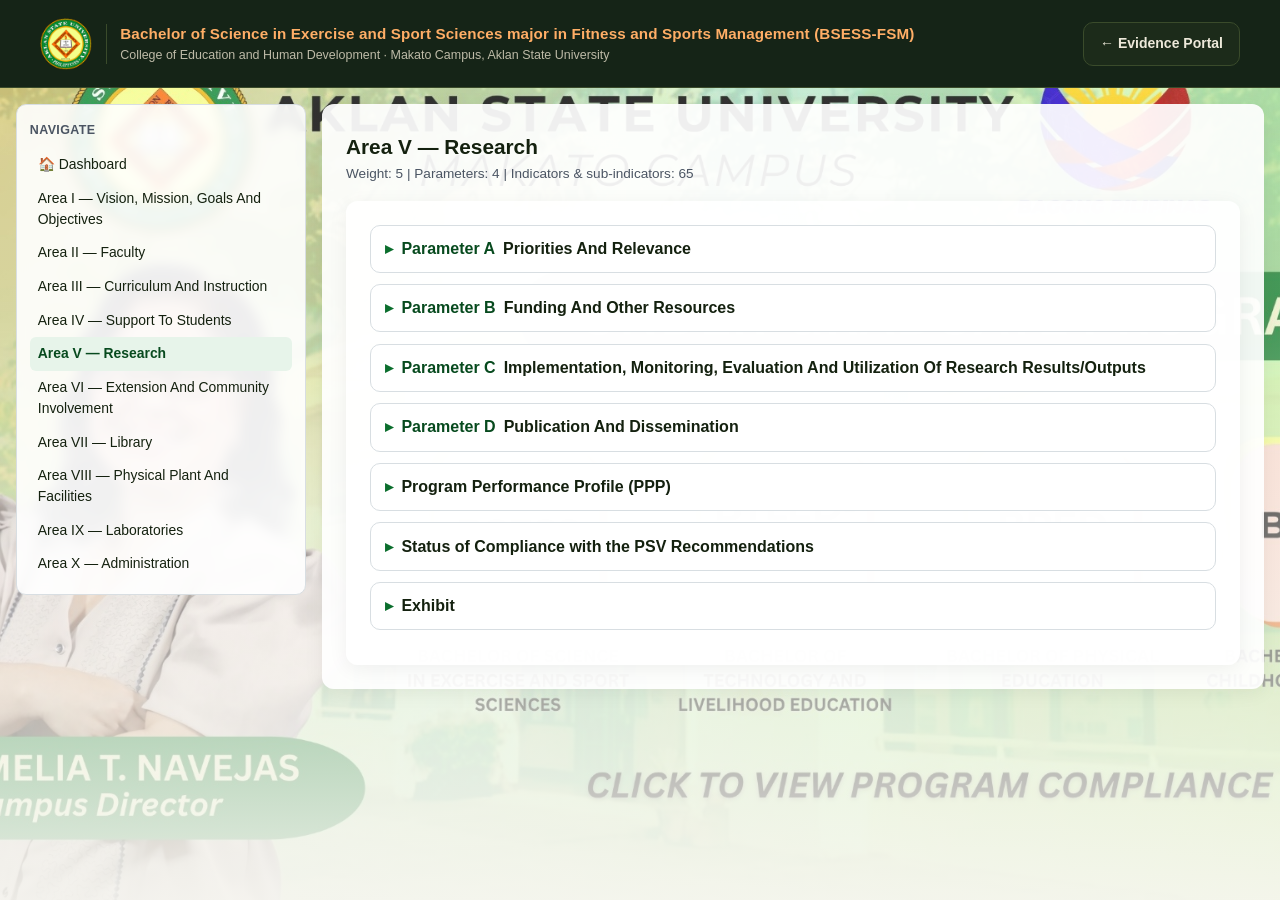
<file: area-5.html>
<!DOCTYPE html>

<html lang="en">
<head>
<meta charset="utf-8"/>
<meta content="width=device-width, initial-scale=1" name="viewport"/>
<title>Area V — Research</title>
<meta content="Offline-capable evidence organizer for AACCUP Bachelor of Science in Exercise and Sport Sciences program accreditation." name="description"/>
<link href="assets/css/style.css" rel="stylesheet"/>
<link href="assets/css/motion.css" rel="stylesheet"/>
<style id="drive-folder-button-styles">.drive-folder-link { display:inline-flex; align-items:center; justify-content:center; min-height:44px; max-width:100%; padding:.4rem .65rem; margin-left:.45rem; border:1px solid #718b97; border-radius:8px; background:transparent; color:var(--ink,#14210f); font-size:.75rem; font-weight:700; line-height:1.35; text-align:center; text-decoration:none; vertical-align:middle; overflow-wrap:anywhere; }
.drive-folder-link:hover { background:rgba(11,95,191,.08); }
.drive-folder-link:focus-visible { outline:3px solid var(--focus,#0b5fbf); outline-offset:2px; }
.drive-folder-link[aria-disabled="true"] { opacity:.6; cursor:not-allowed; }
</style><style id="workforce-masthead-styles">
/* Workforce header only. */
header.masthead { position:relative; inset:auto; height:auto; width:100%; padding:0; background:#152417; color:#ede9da; border-bottom:1px solid #3a4b2b; font-family:-apple-system,BlinkMacSystemFont,"Segoe UI",Roboto,Arial,sans-serif; }
.masthead * { box-sizing:border-box; }
.masthead .wrap { width:100%; max-width:1240px; margin:0 auto; padding:1.1rem 1.25rem; display:flex; align-items:center; gap:1rem; flex-wrap:wrap; }
.masthead .brand-lockup { display:flex; align-items:center; gap:.85rem; min-width:0; flex:1 1 320px; }
.masthead .brand-lockup > picture { display:block; flex:0 0 52px; width:52px; height:52px; }
.masthead .brand-lockup > picture img { display:block; width:100%; height:100%; object-fit:contain; }
.masthead .divider { width:1px; height:40px; background:#3a4b2b; flex-shrink:0; }
.masthead .brand-text h2 { margin:0; font-size:.95rem; font-weight:700; color:#ffae66; letter-spacing:.01em; line-height:1.4; }
.masthead .brand-text p { margin:.1rem 0 0; font-size:.78rem; color:#bebba8; line-height:1.5; }
.masthead .masthead-actions { display:flex; align-items:center; gap:.6rem; flex-wrap:wrap; }
.masthead .btn { position:static; display:inline-flex; align-items:center; gap:.4rem; min-height:44px; padding:.55rem 1rem; border-radius:10px; border:1px solid #3a4b2b; background:#1c2b1a; color:#ede9da; font:600 .875rem/1.5 "Segoe UI",Arial,sans-serif; text-decoration:none; cursor:pointer; }
.masthead .btn:hover { background:#263c25; border-color:#ffae66; }
@media(max-width:650px) { .masthead .brand-text h2 { font-size:.8rem; } }
@media print { .masthead .masthead-actions { display:none; } }
</style></head>
<body data-area-id="area-5">
<script>try{document.documentElement.classList.add("js");}catch(e){}</script>
<a class="skip-link" href="#main-content">Skip to content</a>
<header class="masthead">
<div class="wrap">
<div class="brand-lockup">
<!-- ASU seal — vector mark, fixed aspect, never stretched, no colour filter -->
<picture>
<img alt="Official seal of Aklan State University" decoding="async" fetchpriority="high" height="52" src="assets/img/asu-seal-208.png" width="52"/>
</picture>
<span aria-hidden="true" class="divider">
</span>
<div class="brand-text">
<h2>
       Bachelor of Science in Exercise and Sport Sciences major in Fitness and Sports Management (BSESS-FSM)
      </h2>
<p>
       College of Education and Human Development · Makato Campus, Aklan State University
      </p>
</div>
</div>
<div class="masthead-actions">
<a class="btn" href="./bsess.html">
      ← Evidence Portal
     </a>
</div>
</div>
</header>
<div class="overlay" id="navOverlay"></div>
<div class="layout">
<nav aria-label="Area navigation" class="sidebar" id="sidebar">
<h2>Navigate</h2><ul><li><a href="bsess.html">🏠 Dashboard</a></li><li><a href="area-1.html">Area I — Vision, Mission, Goals And Objectives</a></li><li><a href="area-2.html">Area II — Faculty</a></li><li><a href="area-3.html">Area III — Curriculum And Instruction</a></li><li><a href="area-4.html">Area IV — Support To Students</a></li><li><a aria-current="page" href="area-5.html">Area V — Research</a></li><li><a href="area-6.html">Area VI — Extension And Community Involvement</a></li><li><a href="area-7.html">Area VII — Library</a></li><li><a href="area-8.html">Area VIII — Physical Plant And Facilities</a></li><li><a href="area-9.html">Area IX — Laboratories</a></li><li><a href="area-10.html">Area X — Administration</a></li></ul>
</nav>
<main id="main-content">
<h2 class="page-title">Area V — Research</h2>
<p class="page-sub">Weight: 5 | Parameters: 4 | Indicators &amp; sub-indicators: 65</p>
<div class="app-content">
<ul class="param-list" role="list">
<li class="param-item">
<details class="param-details" id="param-area-5-A">
<summary><span class="param-letter">Parameter A</span> Priorities And Relevance</summary>
<div class="param-body">
<button class="btn small no-print print-param-btn" data-target="param-area-5-A" type="button">Print this Parameter</button><a class="drive-folder-link" data-drive-key="area-5/A" href="https://drive.google.com/drive/folders/1WgTKRML0kIvPkH3RqX6-lqdMK2Ubkjg1" rel="noopener noreferrer" target="_blank" title="Open Google Drive evidence">Parameter A Link (Google Drive)</a>
<div class="section-block">
<details class="section-details" id="section-area-5-A-system">
<summary><span class="section-label">System — Inputs and Processes</span></summary>
<div class="param-body">
<div class="section-evidence">
<p class="section-evidence__label">Evidence for this section as a whole</p>
<div class="ev-block ev-block--section" data-path="area-5/A/system">
<div class="status-row">
<label class="sr-only" for="sel-area-5-A-system">Status for area-5/A/system</label>
<select class="status-select" data-path="area-5/A/system" disabled="" id="sel-area-5-A-system">
<option value="not-started">Not Started</option>
<option value="in-progress">In Progress</option>
<option value="complete">Complete</option>
<option value="verified">Verified</option>
</select>
<span class="status-pill status-not-started" data-role="pill">Not Started</span>
<button class="btn small add-evidence-btn no-print" data-path="area-5/A/system" disabled="" type="button">+ Add evidence</button><a aria-disabled="true" class="drive-folder-link" data-drive-key="area-5/A/system" role="link" tabindex="0" title="Google Drive link not configured yet">System–Inputs and Processes Link (Google Drive)</a>
</div>
<ul class="evidence-list" data-role="list">
<li class="empty-note">No evidence staged yet.</li>
</ul>
</div>
</div>
<ul class="node-list" role="list">
</ul>
</div>
</details>
<details class="section-details" id="section-area-5-A-implementation">
<summary><span class="section-label">Implementation</span></summary>
<div class="param-body">
<div class="section-evidence">
<p class="section-evidence__label">Evidence for this section as a whole</p>
<div class="ev-block ev-block--section" data-path="area-5/A/implementation">
<div class="status-row">
<label class="sr-only" for="sel-area-5-A-implementation">Status for area-5/A/implementation</label>
<select class="status-select" data-path="area-5/A/implementation" disabled="" id="sel-area-5-A-implementation">
<option value="not-started">Not Started</option>
<option value="in-progress">In Progress</option>
<option value="complete">Complete</option>
<option value="verified">Verified</option>
</select>
<span class="status-pill status-not-started" data-role="pill">Not Started</span>
<button class="btn small add-evidence-btn no-print" data-path="area-5/A/implementation" disabled="" type="button">+ Add evidence</button><a aria-disabled="true" class="drive-folder-link" data-drive-key="area-5/A/implementation" role="link" tabindex="0" title="Google Drive link not configured yet">Implementation Link (Google Drive)</a>
</div>
<ul class="evidence-list" data-role="list">
<li class="empty-note">No evidence staged yet.</li>
</ul>
</div>
</div>
<ul class="node-list" role="list">
</ul>
</div>
</details>
<details class="section-details" id="section-area-5-A-outcome">
<summary><span class="section-label">Outcome/s</span></summary>
<div class="param-body">
<div class="section-evidence">
<p class="section-evidence__label">Evidence for this section as a whole</p>
<div class="ev-block ev-block--section" data-path="area-5/A/outcome">
<div class="status-row">
<label class="sr-only" for="sel-area-5-A-outcome">Status for area-5/A/outcome</label>
<select class="status-select" data-path="area-5/A/outcome" disabled="" id="sel-area-5-A-outcome">
<option value="not-started">Not Started</option>
<option value="in-progress">In Progress</option>
<option value="complete">Complete</option>
<option value="verified">Verified</option>
</select>
<span class="status-pill status-not-started" data-role="pill">Not Started</span>
<button class="btn small add-evidence-btn no-print" data-path="area-5/A/outcome" disabled="" type="button">+ Add evidence</button><a aria-disabled="true" class="drive-folder-link" data-drive-key="area-5/A/outcome" role="link" tabindex="0" title="Google Drive link not configured yet">Outcome/s Link (Google Drive)</a>
</div>
<ul class="evidence-list" data-role="list">
<li class="empty-note">No evidence staged yet.</li>
</ul>
</div>
</div>
<ul class="node-list" role="list">
</ul>
</div>
</details>
</div>
</div>
</details>
</li>
<li class="param-item">
<details class="param-details" id="param-area-5-B">
<summary><span class="param-letter">Parameter B</span> Funding And Other Resources</summary>
<div class="param-body">
<button class="btn small no-print print-param-btn" data-target="param-area-5-B" type="button">Print this Parameter</button><a class="drive-folder-link" data-drive-key="area-5/B" href="https://drive.google.com/drive/folders/1XgonUkdENcbxSyKE0OFlxOi_GgQeHUry" rel="noopener noreferrer" target="_blank" title="Open Google Drive evidence">Parameter B Link (Google Drive)</a>
<div class="section-block">
<details class="section-details" id="section-area-5-B-system">
<summary><span class="section-label">System — Inputs and Processes</span></summary>
<div class="param-body">
<div class="section-evidence">
<p class="section-evidence__label">Evidence for this section as a whole</p>
<div class="ev-block ev-block--section" data-path="area-5/B/system">
<div class="status-row">
<label class="sr-only" for="sel-area-5-B-system">Status for area-5/B/system</label>
<select class="status-select" data-path="area-5/B/system" disabled="" id="sel-area-5-B-system">
<option value="not-started">Not Started</option>
<option value="in-progress">In Progress</option>
<option value="complete">Complete</option>
<option value="verified">Verified</option>
</select>
<span class="status-pill status-not-started" data-role="pill">Not Started</span>
<button class="btn small add-evidence-btn no-print" data-path="area-5/B/system" disabled="" type="button">+ Add evidence</button><a aria-disabled="true" class="drive-folder-link" data-drive-key="area-5/B/system" role="link" tabindex="0" title="Google Drive link not configured yet">System–Inputs and Processes Link (Google Drive)</a>
</div>
<ul class="evidence-list" data-role="list">
<li class="empty-note">No evidence staged yet.</li>
</ul>
</div>
</div>
<ul class="node-list" role="list">
</ul>
</div>
</details>
<details class="section-details" id="section-area-5-B-implementation">
<summary><span class="section-label">Implementation</span></summary>
<div class="param-body">
<div class="section-evidence">
<p class="section-evidence__label">Evidence for this section as a whole</p>
<div class="ev-block ev-block--section" data-path="area-5/B/implementation">
<div class="status-row">
<label class="sr-only" for="sel-area-5-B-implementation">Status for area-5/B/implementation</label>
<select class="status-select" data-path="area-5/B/implementation" disabled="" id="sel-area-5-B-implementation">
<option value="not-started">Not Started</option>
<option value="in-progress">In Progress</option>
<option value="complete">Complete</option>
<option value="verified">Verified</option>
</select>
<span class="status-pill status-not-started" data-role="pill">Not Started</span>
<button class="btn small add-evidence-btn no-print" data-path="area-5/B/implementation" disabled="" type="button">+ Add evidence</button><a aria-disabled="true" class="drive-folder-link" data-drive-key="area-5/B/implementation" role="link" tabindex="0" title="Google Drive link not configured yet">Implementation Link (Google Drive)</a>
</div>
<ul class="evidence-list" data-role="list">
<li class="empty-note">No evidence staged yet.</li>
</ul>
</div>
</div>
<ul class="node-list" role="list">
</ul>
</div>
</details>
<details class="section-details" id="section-area-5-B-outcome">
<summary><span class="section-label">Outcome/s</span></summary>
<div class="param-body">
<div class="section-evidence">
<p class="section-evidence__label">Evidence for this section as a whole</p>
<div class="ev-block ev-block--section" data-path="area-5/B/outcome">
<div class="status-row">
<label class="sr-only" for="sel-area-5-B-outcome">Status for area-5/B/outcome</label>
<select class="status-select" data-path="area-5/B/outcome" disabled="" id="sel-area-5-B-outcome">
<option value="not-started">Not Started</option>
<option value="in-progress">In Progress</option>
<option value="complete">Complete</option>
<option value="verified">Verified</option>
</select>
<span class="status-pill status-not-started" data-role="pill">Not Started</span>
<button class="btn small add-evidence-btn no-print" data-path="area-5/B/outcome" disabled="" type="button">+ Add evidence</button><a aria-disabled="true" class="drive-folder-link" data-drive-key="area-5/B/outcome" role="link" tabindex="0" title="Google Drive link not configured yet">Outcome/s Link (Google Drive)</a>
</div>
<ul class="evidence-list" data-role="list">
<li class="empty-note">No evidence staged yet.</li>
</ul>
</div>
</div>
<ul class="node-list" role="list">
</ul>
</div>
</details>
</div>
</div>
</details>
</li>
<li class="param-item">
<details class="param-details" id="param-area-5-C">
<summary><span class="param-letter">Parameter C</span> Implementation, Monitoring, Evaluation And Utilization Of Research Results/Outputs</summary>
<div class="param-body">
<button class="btn small no-print print-param-btn" data-target="param-area-5-C" type="button">Print this Parameter</button><a class="drive-folder-link" data-drive-key="area-5/C" href="https://drive.google.com/drive/folders/1H9BAPaEZ5qH1kLm_y3gub4SfTAhQV-UK" rel="noopener noreferrer" target="_blank" title="Open Google Drive evidence">Parameter C Link (Google Drive)</a>
<div class="section-block">
<details class="section-details" id="section-area-5-C-system">
<summary><span class="section-label">System — Inputs and Processes</span></summary>
<div class="param-body">
<div class="section-evidence">
<p class="section-evidence__label">Evidence for this section as a whole</p>
<div class="ev-block ev-block--section" data-path="area-5/C/system">
<div class="status-row">
<label class="sr-only" for="sel-area-5-C-system">Status for area-5/C/system</label>
<select class="status-select" data-path="area-5/C/system" disabled="" id="sel-area-5-C-system">
<option value="not-started">Not Started</option>
<option value="in-progress">In Progress</option>
<option value="complete">Complete</option>
<option value="verified">Verified</option>
</select>
<span class="status-pill status-not-started" data-role="pill">Not Started</span>
<button class="btn small add-evidence-btn no-print" data-path="area-5/C/system" disabled="" type="button">+ Add evidence</button><a aria-disabled="true" class="drive-folder-link" data-drive-key="area-5/C/system" role="link" tabindex="0" title="Google Drive link not configured yet">System–Inputs and Processes Link (Google Drive)</a>
</div>
<ul class="evidence-list" data-role="list">
<li class="empty-note">No evidence staged yet.</li>
</ul>
</div>
</div>
<ul class="node-list" role="list">
</ul>
</div>
</details>
<details class="section-details" id="section-area-5-C-implementation">
<summary><span class="section-label">Implementation</span></summary>
<div class="param-body">
<div class="section-evidence">
<p class="section-evidence__label">Evidence for this section as a whole</p>
<div class="ev-block ev-block--section" data-path="area-5/C/implementation">
<div class="status-row">
<label class="sr-only" for="sel-area-5-C-implementation">Status for area-5/C/implementation</label>
<select class="status-select" data-path="area-5/C/implementation" disabled="" id="sel-area-5-C-implementation">
<option value="not-started">Not Started</option>
<option value="in-progress">In Progress</option>
<option value="complete">Complete</option>
<option value="verified">Verified</option>
</select>
<span class="status-pill status-not-started" data-role="pill">Not Started</span>
<button class="btn small add-evidence-btn no-print" data-path="area-5/C/implementation" disabled="" type="button">+ Add evidence</button><a aria-disabled="true" class="drive-folder-link" data-drive-key="area-5/C/implementation" role="link" tabindex="0" title="Google Drive link not configured yet">Implementation Link (Google Drive)</a>
</div>
<ul class="evidence-list" data-role="list">
<li class="empty-note">No evidence staged yet.</li>
</ul>
</div>
</div>
<ul class="node-list" role="list">
</ul>
</div>
</details>
<details class="section-details" id="section-area-5-C-outcome">
<summary><span class="section-label">Outcome/s</span></summary>
<div class="param-body">
<div class="section-evidence">
<p class="section-evidence__label">Evidence for this section as a whole</p>
<div class="ev-block ev-block--section" data-path="area-5/C/outcome">
<div class="status-row">
<label class="sr-only" for="sel-area-5-C-outcome">Status for area-5/C/outcome</label>
<select class="status-select" data-path="area-5/C/outcome" disabled="" id="sel-area-5-C-outcome">
<option value="not-started">Not Started</option>
<option value="in-progress">In Progress</option>
<option value="complete">Complete</option>
<option value="verified">Verified</option>
</select>
<span class="status-pill status-not-started" data-role="pill">Not Started</span>
<button class="btn small add-evidence-btn no-print" data-path="area-5/C/outcome" disabled="" type="button">+ Add evidence</button><a aria-disabled="true" class="drive-folder-link" data-drive-key="area-5/C/outcome" role="link" tabindex="0" title="Google Drive link not configured yet">Outcome/s Link (Google Drive)</a>
</div>
<ul class="evidence-list" data-role="list">
<li class="empty-note">No evidence staged yet.</li>
</ul>
</div>
</div>
<ul class="node-list" role="list">
</ul>
</div>
</details>
</div>
</div>
</details>
</li>
<li class="param-item">
<details class="param-details" id="param-area-5-D">
<summary><span class="param-letter">Parameter D</span> Publication And Dissemination</summary>
<div class="param-body">
<button class="btn small no-print print-param-btn" data-target="param-area-5-D" type="button">Print this Parameter</button><a class="drive-folder-link" data-drive-key="area-5/D" href="https://drive.google.com/drive/folders/17k4anDxkuryiXVQeT89JoC_mNtnqwxD4" rel="noopener noreferrer" target="_blank" title="Open Google Drive evidence">Parameter D Link (Google Drive)</a>
<div class="section-block">
<details class="section-details" id="section-area-5-D-system">
<summary><span class="section-label">System — Inputs and Processes</span></summary>
<div class="param-body">
<div class="section-evidence">
<p class="section-evidence__label">Evidence for this section as a whole</p>
<div class="ev-block ev-block--section" data-path="area-5/D/system">
<div class="status-row">
<label class="sr-only" for="sel-area-5-D-system">Status for area-5/D/system</label>
<select class="status-select" data-path="area-5/D/system" disabled="" id="sel-area-5-D-system">
<option value="not-started">Not Started</option>
<option value="in-progress">In Progress</option>
<option value="complete">Complete</option>
<option value="verified">Verified</option>
</select>
<span class="status-pill status-not-started" data-role="pill">Not Started</span>
<button class="btn small add-evidence-btn no-print" data-path="area-5/D/system" disabled="" type="button">+ Add evidence</button><a aria-disabled="true" class="drive-folder-link" data-drive-key="area-5/D/system" role="link" tabindex="0" title="Google Drive link not configured yet">System–Inputs and Processes Link (Google Drive)</a>
</div>
<ul class="evidence-list" data-role="list">
<li class="empty-note">No evidence staged yet.</li>
</ul>
</div>
</div>
<ul class="node-list" role="list">
</ul>
</div>
</details>
<details class="section-details" id="section-area-5-D-implementation">
<summary><span class="section-label">Implementation</span></summary>
<div class="param-body">
<div class="section-evidence">
<p class="section-evidence__label">Evidence for this section as a whole</p>
<div class="ev-block ev-block--section" data-path="area-5/D/implementation">
<div class="status-row">
<label class="sr-only" for="sel-area-5-D-implementation">Status for area-5/D/implementation</label>
<select class="status-select" data-path="area-5/D/implementation" disabled="" id="sel-area-5-D-implementation">
<option value="not-started">Not Started</option>
<option value="in-progress">In Progress</option>
<option value="complete">Complete</option>
<option value="verified">Verified</option>
</select>
<span class="status-pill status-not-started" data-role="pill">Not Started</span>
<button class="btn small add-evidence-btn no-print" data-path="area-5/D/implementation" disabled="" type="button">+ Add evidence</button><a aria-disabled="true" class="drive-folder-link" data-drive-key="area-5/D/implementation" role="link" tabindex="0" title="Google Drive link not configured yet">Implementation Link (Google Drive)</a>
</div>
<ul class="evidence-list" data-role="list">
<li class="empty-note">No evidence staged yet.</li>
</ul>
</div>
</div>
<ul class="node-list" role="list">
</ul>
</div>
</details>
<details class="section-details" id="section-area-5-D-outcome">
<summary><span class="section-label">Outcome/s</span></summary>
<div class="param-body">
<div class="section-evidence">
<p class="section-evidence__label">Evidence for this section as a whole</p>
<div class="ev-block ev-block--section" data-path="area-5/D/outcome">
<div class="status-row">
<label class="sr-only" for="sel-area-5-D-outcome">Status for area-5/D/outcome</label>
<select class="status-select" data-path="area-5/D/outcome" disabled="" id="sel-area-5-D-outcome">
<option value="not-started">Not Started</option>
<option value="in-progress">In Progress</option>
<option value="complete">Complete</option>
<option value="verified">Verified</option>
</select>
<span class="status-pill status-not-started" data-role="pill">Not Started</span>
<button class="btn small add-evidence-btn no-print" data-path="area-5/D/outcome" disabled="" type="button">+ Add evidence</button><a aria-disabled="true" class="drive-folder-link" data-drive-key="area-5/D/outcome" role="link" tabindex="0" title="Google Drive link not configured yet">Outcome/s Link (Google Drive)</a>
</div>
<ul class="evidence-list" data-role="list">
<li class="empty-note">No evidence staged yet.</li>
</ul>
</div>
</div>
<ul class="node-list" role="list">
</ul>
</div>
</details>
</div>
</div>
</details>
</li>
<li class="param-item area-document-item"><details class="param-details area-document-details" id="doc-area-5-ppp"><summary>Program Performance Profile (PPP)</summary><div class="param-body"><p>Add the Program Performance Profile (PPP) documents for this Area.</p><a aria-disabled="true" class="drive-folder-link" data-drive-key="area-5/ppp" role="link" tabindex="0" title="Google Drive link not configured yet">Program Performance Profile (PPP) Link (Google Drive)</a></div></details></li><li class="param-item area-document-item"><details class="param-details area-document-details" id="doc-area-5-psv-compliance"><summary>Status of Compliance with the PSV Recommendations</summary><div class="param-body"><p>Add the Status of Compliance with the PSV Recommendations documents for this Area.</p><a aria-disabled="true" class="drive-folder-link" data-drive-key="area-5/psv-compliance" role="link" tabindex="0" title="Google Drive link not configured yet">Status of Compliance with the PSV Recommendations Link (Google Drive)</a></div></details></li><li class="param-item area-document-item"><details class="param-details area-document-details" id="doc-area-5-exhibit"><summary>Exhibit</summary><div class="param-body"><p>Add the Exhibit documents for this Area.</p><a aria-disabled="true" class="drive-folder-link" data-drive-key="area-5/exhibit" role="link" tabindex="0" title="Google Drive link not configured yet">Exhibit Link (Google Drive)</a></div></details></li></ul>
</div>
<noscript>
<div class="noscript-banner">JavaScript is disabled. Evidence staging and status tracking are unavailable, but the full indicator checklist for this Area is shown below.</div>
<div class="noscript-tree">
<h2>Area V indicator checklist (read-only)</h2>
<ul><li><strong>Parameter A: Priorities And Relevance</strong><ul><li>System — Inputs and Processes<ul><li>S.1 — The Institution’s research agenda is in consonance with institutional, regional and national priorities concerned such as DOST, CHED-National Higher Education Research Agenda, NEDA, etc.</li><li>S.2 — The Institution has an approved Research Manual.</li></ul></li><li>Implementation<ul><li>I.1 — The approved research agenda is implemented.</li><li>I.2 — The following stakeholders participate in the formulation of research agenda as bases for identifying institutional thrusts and priorities:<ul><li>I.2.1 — administrators;</li><li>I.2.2 — faculty;</li><li>I.2.3 — students;</li><li>I.2.4 — government agency representatives (DOST, CHED, NEDA, etc.); and</li><li>I.2.5 — other stakeholders (alumni, parents, etc.).</li></ul></li><li>I.3 — Action researches to test theory in practice are conducted by faculty and students.</li><li>I.4 — Team/collaborative and interdisciplinary research is encouraged.</li><li>I.5 — Research outputs are published in refereed national and/or international journals.</li></ul></li><li>Outcome/s<ul><li>O.1 — Priority researches are identified and conducted.</li><li>O.3 — Research results are published.</li></ul></li></ul></li><li><strong>Parameter B: Funding And Other Resources</strong><ul><li>System — Inputs and Processes<ul><li>S.1 — The Institution has an approved and adequate budget for research.</li><li>S.2 — There are provisions for the following:<ul><li>S.2.1 — facilities and equipment such as Internet, statistical software, and other ICT resources;</li><li>S.2.2 — research staff;</li><li>S.2.3 — supplies and materials; and</li><li>S.2.4 — workplace.</li></ul></li></ul></li><li>Implementation<ul><li>I.1 — allocates adequate funds for the conduct of faculty and student research.</li><li>I.2 — establishes linkages with the local/national/international agencies for funding support and assistance.</li><li>I.3 — maintains a functional and long-range program of faculty/staff development to enhance research capability and competence.</li><li>I.4 — encourages the conduct of externally funded researches.</li></ul></li><li>Outcome/s<ul><li>O.1 — The Research program is adequately funded.</li></ul></li></ul></li><li><strong>Parameter C: Implementation, Monitoring, Evaluation And Utilization Of Research Results/Outputs</strong><ul><li>System — Inputs and Processes<ul><li>S.1 — There is a system of implementation, monitoring, evaluation and utilization of research outputs.</li><li>S.2 — The institution has a policy on Intellectual Property Rights (IPR).</li></ul></li><li>Implementation<ul><li>I.1 — The Institution/College/Academic Unit has a research Unit managed by competent staff.</li><li>I.2 — The Research Manual provides guidelines and procedures for the administration and conduct of research.</li><li>I.3 — The faculty conduct applied and operational researches in their fields of specialization in accordance with the thrusts and priorities of the program/institution.</li><li>I.4 — The Institution provides incentives to faculty researchers such as honoraria, service credits, deloading, etc.</li><li>I.5 — The College/Academic Unit requires its students to conduct research, as a course requirement, (whenever applicable).</li><li>I.6 — The Institution provides opportunities for advanced studies and/or training to enhance faculty/staff research competence.</li><li>I.7 — Completed and on-going research studies are periodically monitored and evaluated in local and regional in-house reviews.</li><li>I.8 — Research outputs are utilized as inputs in:<ul><li>I.8.1 — institutional development;</li><li>I.8.2 — the improvement of instructional processes; and</li><li>I.8.3 — the transfer of generated technology/knowledge to the community.</li></ul></li><li>I.9 — Packaged technologies and new information are disseminated to the target clientele through appropriate delivery systems.</li><li>I.10 — The Institution ensures that:<ul><li>I.10.1 — research outputs are protected by IPR laws; and</li><li>I.10.2 — faculty and students observe research ethics to avoid malpractices like plagiarism, fabrication of data, etc.</li></ul></li></ul></li><li>Outcome/s<ul><li>O.1 — Implementation, monitoring, evaluation and research utilization of outputs are effective.</li></ul></li></ul></li><li><strong>Parameter D: Publication And Dissemination</strong><ul><li>System — Inputs and Processes<ul><li>S.1 — The Institution is an approved and copyrighted Research Journal.</li><li>S.2 — The Institution has incentives for:<ul><li>S.2.1 — paper presentations;</li><li>S.2.2 — journal publication;</li><li>S.2.3 — outstanding research related performance; and</li><li>S.2.4 — patented outputs.</li></ul></li></ul></li><li>Implementation<ul><li>I.1 — The Institution provides opportunities for the dissemination of research results in fora, conferences, seminars, and other related means.</li><li>I.2 — The Institution regularly publishes a research journal.</li><li>I.3 — Library exchange of research publications with other HEI’s and agencies is maintained.</li><li>I.4 — Research manuscripts/technical reports are well-written, and edited following the institutional format.</li><li>I.5 — The Institution supports the researchers in all of the following activities:<ul><li>I.5.1 — Instructional Materials Development;</li><li>I.5.2 — paper presentations, journal publication, classroom lectures, and other similar activities;</li><li>I.5.3 — editorship/writing in academic, scientific and professional journals;</li><li>I.5.4 — thesis/dissertation advising; and</li><li>I.5.5 — patenting of research outputs.</li></ul></li><li>I.6 — Research results are published preferably in refereed journals.</li><li>I.7 — Research results are disseminated to the target clientele.</li><li>I.8 — The College/Academic Unit generates income from patents, licenses, copyrights, and other research outputs.</li></ul></li><li>Outcome/s<ul><li>O.1 — Research outputs are published in refereed or internationally indexed journals.</li><li>O.2 — Research outputs are utilized by the institution, community or clients.</li><li>O.3 — Patented and copyrighted research outputs are commercialized.</li></ul></li></ul></li></ul>
</div>
</noscript>
</main>
</div>
<dialog aria-labelledby="evDialogTitle" id="evidenceDialog">
<form method="dialog">
<div class="dialog-head">
<h3 id="evDialogTitle">Add Evidence</h3>
<span class="dialog-path" id="evPathLabel"></span>
</div>
<div class="dialog-body">
<div class="field">
<label for="evTitle">Title *</label>
<input id="evTitle" placeholder="e.g., Board Resolution No. 2024-015" required="" type="text"/>
</div>
<fieldset class="field evidence-type">
<legend>Evidence type *</legend>
<div class="radio-row">
<label><input checked="" name="evType" type="radio" value="path"/> File reference (path on disk/USB/repo)</label>
<label><input name="evType" type="radio" value="link"/> External link (cloud URL)</label>
<label><input name="evType" type="radio" value="embed"/> Embed small copy (&lt;4MB)</label>
</div>
</fieldset>
<div class="field" id="fieldPath">
<label for="evPath">Relative path *</label>
<input id="evPath" placeholder="evidence/area-5/param-a/system/S.1/document.pdf" type="text"/>
<div class="hint">Place the real file under <code>/evidence/...</code> next to this site using this same relative path so the link never breaks.</div>
</div>
<div class="field hidden" id="fieldUrl">
<label for="evUrl">URL *</label>
<input id="evUrl" placeholder="https://drive.google.com/..." type="url"/>
</div>
<div class="field hidden" id="fieldFile">
<label for="evFile">Choose file *</label>
<input accept=".pdf,.docx,.xlsx,.pptx,.jpg,.jpeg,.png,.mp4,.zip" id="evFile" type="file"/>
<div class="hint">Stored as a Base64 copy in this browser's local storage (small files only).</div>
</div>
<div class="field">
<label for="evNotes">Notes</label>
<textarea id="evNotes" placeholder="Optional context, date covered, custodian, etc."></textarea>
</div>
</div>
<div class="dialog-foot">
<button class="btn" id="evCancel" type="button">Cancel</button>
<button class="btn btn-primary" id="evSave" type="button">Save evidence</button>
</div>
</form>
</dialog>
<script src="data/manifest.js"></script>
<script src="assets/js/main.js" type="module"></script>
<script src="assets/js/motion.js"></script>
<script defer="" src="assets/js/drive-links.js"></script></body>
</html>
</file>
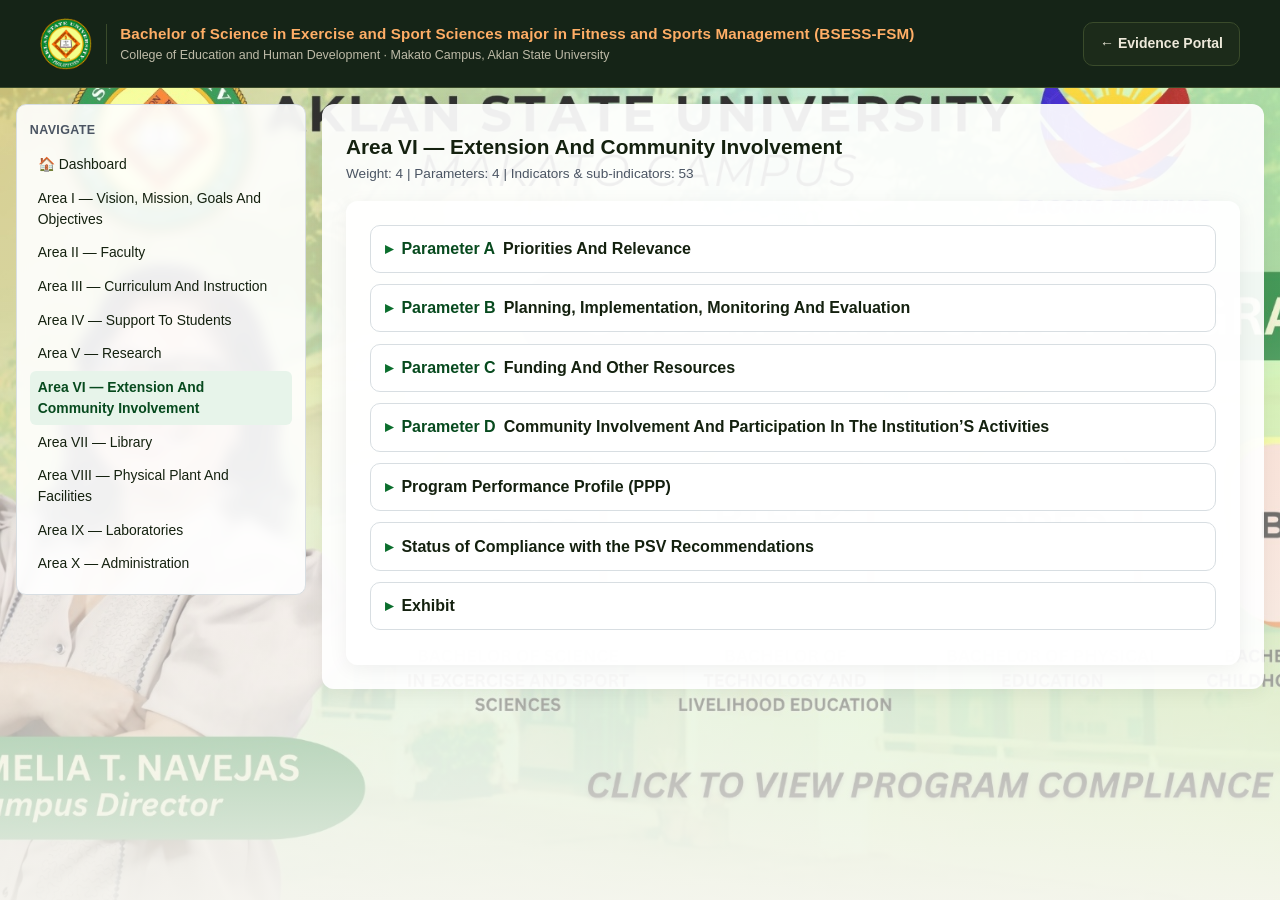
<file: area-6.html>
<!DOCTYPE html>

<html lang="en">
<head>
<meta charset="utf-8"/>
<meta content="width=device-width, initial-scale=1" name="viewport"/>
<title>Area VI — Extension And Community Involvement</title>
<meta content="Offline-capable evidence organizer for AACCUP Bachelor of Science in Exercise and Sport Sciences program accreditation." name="description"/>
<link href="assets/css/style.css" rel="stylesheet"/>
<link href="assets/css/motion.css" rel="stylesheet"/>
<style id="drive-folder-button-styles">.drive-folder-link { display:inline-flex; align-items:center; justify-content:center; min-height:44px; max-width:100%; padding:.4rem .65rem; margin-left:.45rem; border:1px solid #718b97; border-radius:8px; background:transparent; color:var(--ink,#14210f); font-size:.75rem; font-weight:700; line-height:1.35; text-align:center; text-decoration:none; vertical-align:middle; overflow-wrap:anywhere; }
.drive-folder-link:hover { background:rgba(11,95,191,.08); }
.drive-folder-link:focus-visible { outline:3px solid var(--focus,#0b5fbf); outline-offset:2px; }
.drive-folder-link[aria-disabled="true"] { opacity:.6; cursor:not-allowed; }
</style><style id="workforce-masthead-styles">
/* Workforce header only. */
header.masthead { position:relative; inset:auto; height:auto; width:100%; padding:0; background:#152417; color:#ede9da; border-bottom:1px solid #3a4b2b; font-family:-apple-system,BlinkMacSystemFont,"Segoe UI",Roboto,Arial,sans-serif; }
.masthead * { box-sizing:border-box; }
.masthead .wrap { width:100%; max-width:1240px; margin:0 auto; padding:1.1rem 1.25rem; display:flex; align-items:center; gap:1rem; flex-wrap:wrap; }
.masthead .brand-lockup { display:flex; align-items:center; gap:.85rem; min-width:0; flex:1 1 320px; }
.masthead .brand-lockup > picture { display:block; flex:0 0 52px; width:52px; height:52px; }
.masthead .brand-lockup > picture img { display:block; width:100%; height:100%; object-fit:contain; }
.masthead .divider { width:1px; height:40px; background:#3a4b2b; flex-shrink:0; }
.masthead .brand-text h2 { margin:0; font-size:.95rem; font-weight:700; color:#ffae66; letter-spacing:.01em; line-height:1.4; }
.masthead .brand-text p { margin:.1rem 0 0; font-size:.78rem; color:#bebba8; line-height:1.5; }
.masthead .masthead-actions { display:flex; align-items:center; gap:.6rem; flex-wrap:wrap; }
.masthead .btn { position:static; display:inline-flex; align-items:center; gap:.4rem; min-height:44px; padding:.55rem 1rem; border-radius:10px; border:1px solid #3a4b2b; background:#1c2b1a; color:#ede9da; font:600 .875rem/1.5 "Segoe UI",Arial,sans-serif; text-decoration:none; cursor:pointer; }
.masthead .btn:hover { background:#263c25; border-color:#ffae66; }
@media(max-width:650px) { .masthead .brand-text h2 { font-size:.8rem; } }
@media print { .masthead .masthead-actions { display:none; } }
</style></head>
<body data-area-id="area-6">
<script>try{document.documentElement.classList.add("js");}catch(e){}</script>
<a class="skip-link" href="#main-content">Skip to content</a>
<header class="masthead">
<div class="wrap">
<div class="brand-lockup">
<!-- ASU seal — vector mark, fixed aspect, never stretched, no colour filter -->
<picture>
<img alt="Official seal of Aklan State University" decoding="async" fetchpriority="high" height="52" src="assets/img/asu-seal-208.png" width="52"/>
</picture>
<span aria-hidden="true" class="divider">
</span>
<div class="brand-text">
<h2>
       Bachelor of Science in Exercise and Sport Sciences major in Fitness and Sports Management (BSESS-FSM)
      </h2>
<p>
       College of Education and Human Development · Makato Campus, Aklan State University
      </p>
</div>
</div>
<div class="masthead-actions">
<a class="btn" href="./bsess.html">
      ← Evidence Portal
     </a>
</div>
</div>
</header>
<div class="overlay" id="navOverlay"></div>
<div class="layout">
<nav aria-label="Area navigation" class="sidebar" id="sidebar">
<h2>Navigate</h2><ul><li><a href="bsess.html">🏠 Dashboard</a></li><li><a href="area-1.html">Area I — Vision, Mission, Goals And Objectives</a></li><li><a href="area-2.html">Area II — Faculty</a></li><li><a href="area-3.html">Area III — Curriculum And Instruction</a></li><li><a href="area-4.html">Area IV — Support To Students</a></li><li><a href="area-5.html">Area V — Research</a></li><li><a aria-current="page" href="area-6.html">Area VI — Extension And Community Involvement</a></li><li><a href="area-7.html">Area VII — Library</a></li><li><a href="area-8.html">Area VIII — Physical Plant And Facilities</a></li><li><a href="area-9.html">Area IX — Laboratories</a></li><li><a href="area-10.html">Area X — Administration</a></li></ul>
</nav>
<main id="main-content">
<h2 class="page-title">Area VI — Extension And Community Involvement</h2>
<p class="page-sub">Weight: 4 | Parameters: 4 | Indicators &amp; sub-indicators: 53</p>
<div class="app-content">
<ul class="param-list" role="list">
<li class="param-item">
<details class="param-details" id="param-area-6-A">
<summary><span class="param-letter">Parameter A</span> Priorities And Relevance</summary>
<div class="param-body">
<button class="btn small no-print print-param-btn" data-target="param-area-6-A" type="button">Print this Parameter</button><a class="drive-folder-link" data-drive-key="area-6/A" href="https://drive.google.com/drive/folders/1fJKU-OPzI3fjkxVQPSoUXUel_KVV89Sr" rel="noopener noreferrer" target="_blank" title="Open Google Drive evidence">Parameter A Link (Google Drive)</a>
<div class="section-block">
<details class="section-details" id="section-area-6-A-system">
<summary><span class="section-label">System — Inputs and Processes</span></summary>
<div class="param-body">
<div class="section-evidence">
<p class="section-evidence__label">Evidence for this section as a whole</p>
<div class="ev-block ev-block--section" data-path="area-6/A/system">
<div class="status-row">
<label class="sr-only" for="sel-area-6-A-system">Status for area-6/A/system</label>
<select class="status-select" data-path="area-6/A/system" disabled="" id="sel-area-6-A-system">
<option value="not-started">Not Started</option>
<option value="in-progress">In Progress</option>
<option value="complete">Complete</option>
<option value="verified">Verified</option>
</select>
<span class="status-pill status-not-started" data-role="pill">Not Started</span>
<button class="btn small add-evidence-btn no-print" data-path="area-6/A/system" disabled="" type="button">+ Add evidence</button><a aria-disabled="true" class="drive-folder-link" data-drive-key="area-6/A/system" role="link" tabindex="0" title="Google Drive link not configured yet">System–Inputs and Processes Link (Google Drive)</a>
</div>
<ul class="evidence-list" data-role="list">
<li class="empty-note">No evidence staged yet.</li>
</ul>
</div>
</div>
<ul class="node-list" role="list">
</ul>
</div>
</details>
<details class="section-details" id="section-area-6-A-implementation">
<summary><span class="section-label">Implementation</span></summary>
<div class="param-body">
<div class="section-evidence">
<p class="section-evidence__label">Evidence for this section as a whole</p>
<div class="ev-block ev-block--section" data-path="area-6/A/implementation">
<div class="status-row">
<label class="sr-only" for="sel-area-6-A-implementation">Status for area-6/A/implementation</label>
<select class="status-select" data-path="area-6/A/implementation" disabled="" id="sel-area-6-A-implementation">
<option value="not-started">Not Started</option>
<option value="in-progress">In Progress</option>
<option value="complete">Complete</option>
<option value="verified">Verified</option>
</select>
<span class="status-pill status-not-started" data-role="pill">Not Started</span>
<button class="btn small add-evidence-btn no-print" data-path="area-6/A/implementation" disabled="" type="button">+ Add evidence</button><a aria-disabled="true" class="drive-folder-link" data-drive-key="area-6/A/implementation" role="link" tabindex="0" title="Google Drive link not configured yet">Implementation Link (Google Drive)</a>
</div>
<ul class="evidence-list" data-role="list">
<li class="empty-note">No evidence staged yet.</li>
</ul>
</div>
</div>
<ul class="node-list" role="list">
</ul>
</div>
</details>
<details class="section-details" id="section-area-6-A-outcome">
<summary><span class="section-label">Outcome/s</span></summary>
<div class="param-body">
<div class="section-evidence">
<p class="section-evidence__label">Evidence for this section as a whole</p>
<div class="ev-block ev-block--section" data-path="area-6/A/outcome">
<div class="status-row">
<label class="sr-only" for="sel-area-6-A-outcome">Status for area-6/A/outcome</label>
<select class="status-select" data-path="area-6/A/outcome" disabled="" id="sel-area-6-A-outcome">
<option value="not-started">Not Started</option>
<option value="in-progress">In Progress</option>
<option value="complete">Complete</option>
<option value="verified">Verified</option>
</select>
<span class="status-pill status-not-started" data-role="pill">Not Started</span>
<button class="btn small add-evidence-btn no-print" data-path="area-6/A/outcome" disabled="" type="button">+ Add evidence</button><a aria-disabled="true" class="drive-folder-link" data-drive-key="area-6/A/outcome" role="link" tabindex="0" title="Google Drive link not configured yet">Outcome/s Link (Google Drive)</a>
</div>
<ul class="evidence-list" data-role="list">
<li class="empty-note">No evidence staged yet.</li>
</ul>
</div>
</div>
<ul class="node-list" role="list">
</ul>
</div>
</details>
</div>
</div>
</details>
</li>
<li class="param-item">
<details class="param-details" id="param-area-6-B">
<summary><span class="param-letter">Parameter B</span> Planning, Implementation, Monitoring And Evaluation</summary>
<div class="param-body">
<button class="btn small no-print print-param-btn" data-target="param-area-6-B" type="button">Print this Parameter</button><a class="drive-folder-link" data-drive-key="area-6/B" href="https://drive.google.com/drive/folders/1Y0jnst4VcK3z5JFJIl0mxeNZJQCEQ3Zu" rel="noopener noreferrer" target="_blank" title="Open Google Drive evidence">Parameter B Link (Google Drive)</a>
<div class="section-block">
<details class="section-details" id="section-area-6-B-system">
<summary><span class="section-label">System — Inputs and Processes</span></summary>
<div class="param-body">
<div class="section-evidence">
<p class="section-evidence__label">Evidence for this section as a whole</p>
<div class="ev-block ev-block--section" data-path="area-6/B/system">
<div class="status-row">
<label class="sr-only" for="sel-area-6-B-system">Status for area-6/B/system</label>
<select class="status-select" data-path="area-6/B/system" disabled="" id="sel-area-6-B-system">
<option value="not-started">Not Started</option>
<option value="in-progress">In Progress</option>
<option value="complete">Complete</option>
<option value="verified">Verified</option>
</select>
<span class="status-pill status-not-started" data-role="pill">Not Started</span>
<button class="btn small add-evidence-btn no-print" data-path="area-6/B/system" disabled="" type="button">+ Add evidence</button><a aria-disabled="true" class="drive-folder-link" data-drive-key="area-6/B/system" role="link" tabindex="0" title="Google Drive link not configured yet">System–Inputs and Processes Link (Google Drive)</a>
</div>
<ul class="evidence-list" data-role="list">
<li class="empty-note">No evidence staged yet.</li>
</ul>
</div>
</div>
<ul class="node-list" role="list">
</ul>
</div>
</details>
<details class="section-details" id="section-area-6-B-implementation">
<summary><span class="section-label">Implementation</span></summary>
<div class="param-body">
<div class="section-evidence">
<p class="section-evidence__label">Evidence for this section as a whole</p>
<div class="ev-block ev-block--section" data-path="area-6/B/implementation">
<div class="status-row">
<label class="sr-only" for="sel-area-6-B-implementation">Status for area-6/B/implementation</label>
<select class="status-select" data-path="area-6/B/implementation" disabled="" id="sel-area-6-B-implementation">
<option value="not-started">Not Started</option>
<option value="in-progress">In Progress</option>
<option value="complete">Complete</option>
<option value="verified">Verified</option>
</select>
<span class="status-pill status-not-started" data-role="pill">Not Started</span>
<button class="btn small add-evidence-btn no-print" data-path="area-6/B/implementation" disabled="" type="button">+ Add evidence</button><a aria-disabled="true" class="drive-folder-link" data-drive-key="area-6/B/implementation" role="link" tabindex="0" title="Google Drive link not configured yet">Implementation Link (Google Drive)</a>
</div>
<ul class="evidence-list" data-role="list">
<li class="empty-note">No evidence staged yet.</li>
</ul>
</div>
</div>
<ul class="node-list" role="list">
</ul>
</div>
</details>
<details class="section-details" id="section-area-6-B-outcome">
<summary><span class="section-label">Outcome/s</span></summary>
<div class="param-body">
<div class="section-evidence">
<p class="section-evidence__label">Evidence for this section as a whole</p>
<div class="ev-block ev-block--section" data-path="area-6/B/outcome">
<div class="status-row">
<label class="sr-only" for="sel-area-6-B-outcome">Status for area-6/B/outcome</label>
<select class="status-select" data-path="area-6/B/outcome" disabled="" id="sel-area-6-B-outcome">
<option value="not-started">Not Started</option>
<option value="in-progress">In Progress</option>
<option value="complete">Complete</option>
<option value="verified">Verified</option>
</select>
<span class="status-pill status-not-started" data-role="pill">Not Started</span>
<button class="btn small add-evidence-btn no-print" data-path="area-6/B/outcome" disabled="" type="button">+ Add evidence</button><a aria-disabled="true" class="drive-folder-link" data-drive-key="area-6/B/outcome" role="link" tabindex="0" title="Google Drive link not configured yet">Outcome/s Link (Google Drive)</a>
</div>
<ul class="evidence-list" data-role="list">
<li class="empty-note">No evidence staged yet.</li>
</ul>
</div>
</div>
<ul class="node-list" role="list">
</ul>
</div>
</details>
</div>
</div>
</details>
</li>
<li class="param-item">
<details class="param-details" id="param-area-6-C">
<summary><span class="param-letter">Parameter C</span> Funding And Other Resources</summary>
<div class="param-body">
<button class="btn small no-print print-param-btn" data-target="param-area-6-C" type="button">Print this Parameter</button><a class="drive-folder-link" data-drive-key="area-6/C" href="https://drive.google.com/drive/folders/1pSmUzmUR2OK3Rclc9PmlmDqOPSuzTUsQ" rel="noopener noreferrer" target="_blank" title="Open Google Drive evidence">Parameter C Link (Google Drive)</a>
<div class="section-block">
<details class="section-details" id="section-area-6-C-system">
<summary><span class="section-label">System — Inputs and Processes</span></summary>
<div class="param-body">
<div class="section-evidence">
<p class="section-evidence__label">Evidence for this section as a whole</p>
<div class="ev-block ev-block--section" data-path="area-6/C/system">
<div class="status-row">
<label class="sr-only" for="sel-area-6-C-system">Status for area-6/C/system</label>
<select class="status-select" data-path="area-6/C/system" disabled="" id="sel-area-6-C-system">
<option value="not-started">Not Started</option>
<option value="in-progress">In Progress</option>
<option value="complete">Complete</option>
<option value="verified">Verified</option>
</select>
<span class="status-pill status-not-started" data-role="pill">Not Started</span>
<button class="btn small add-evidence-btn no-print" data-path="area-6/C/system" disabled="" type="button">+ Add evidence</button><a aria-disabled="true" class="drive-folder-link" data-drive-key="area-6/C/system" role="link" tabindex="0" title="Google Drive link not configured yet">System–Inputs and Processes Link (Google Drive)</a>
</div>
<ul class="evidence-list" data-role="list">
<li class="empty-note">No evidence staged yet.</li>
</ul>
</div>
</div>
<ul class="node-list" role="list">
</ul>
</div>
</details>
<details class="section-details" id="section-area-6-C-implementation">
<summary><span class="section-label">Implementation</span></summary>
<div class="param-body">
<div class="section-evidence">
<p class="section-evidence__label">Evidence for this section as a whole</p>
<div class="ev-block ev-block--section" data-path="area-6/C/implementation">
<div class="status-row">
<label class="sr-only" for="sel-area-6-C-implementation">Status for area-6/C/implementation</label>
<select class="status-select" data-path="area-6/C/implementation" disabled="" id="sel-area-6-C-implementation">
<option value="not-started">Not Started</option>
<option value="in-progress">In Progress</option>
<option value="complete">Complete</option>
<option value="verified">Verified</option>
</select>
<span class="status-pill status-not-started" data-role="pill">Not Started</span>
<button class="btn small add-evidence-btn no-print" data-path="area-6/C/implementation" disabled="" type="button">+ Add evidence</button><a aria-disabled="true" class="drive-folder-link" data-drive-key="area-6/C/implementation" role="link" tabindex="0" title="Google Drive link not configured yet">Implementation Link (Google Drive)</a>
</div>
<ul class="evidence-list" data-role="list">
<li class="empty-note">No evidence staged yet.</li>
</ul>
</div>
</div>
<ul class="node-list" role="list">
</ul>
</div>
</details>
<details class="section-details" id="section-area-6-C-outcome">
<summary><span class="section-label">Outcome/s</span></summary>
<div class="param-body">
<div class="section-evidence">
<p class="section-evidence__label">Evidence for this section as a whole</p>
<div class="ev-block ev-block--section" data-path="area-6/C/outcome">
<div class="status-row">
<label class="sr-only" for="sel-area-6-C-outcome">Status for area-6/C/outcome</label>
<select class="status-select" data-path="area-6/C/outcome" disabled="" id="sel-area-6-C-outcome">
<option value="not-started">Not Started</option>
<option value="in-progress">In Progress</option>
<option value="complete">Complete</option>
<option value="verified">Verified</option>
</select>
<span class="status-pill status-not-started" data-role="pill">Not Started</span>
<button class="btn small add-evidence-btn no-print" data-path="area-6/C/outcome" disabled="" type="button">+ Add evidence</button><a aria-disabled="true" class="drive-folder-link" data-drive-key="area-6/C/outcome" role="link" tabindex="0" title="Google Drive link not configured yet">Outcome/s Link (Google Drive)</a>
</div>
<ul class="evidence-list" data-role="list">
<li class="empty-note">No evidence staged yet.</li>
</ul>
</div>
</div>
<ul class="node-list" role="list">
</ul>
</div>
</details>
</div>
</div>
</details>
</li>
<li class="param-item">
<details class="param-details" id="param-area-6-D">
<summary><span class="param-letter">Parameter D</span> Community Involvement And Participation In The Institution’S Activities</summary>
<div class="param-body">
<button class="btn small no-print print-param-btn" data-target="param-area-6-D" type="button">Print this Parameter</button><a class="drive-folder-link" data-drive-key="area-6/D" href="https://drive.google.com/drive/folders/1w_WxqRebHwDm7cgNKxTuL_oMaES9IwxH" rel="noopener noreferrer" target="_blank" title="Open Google Drive evidence">Parameter D Link (Google Drive)</a>
<div class="section-block">
<details class="section-details" id="section-area-6-D-system">
<summary><span class="section-label">System — Inputs and Processes</span></summary>
<div class="param-body">
<div class="section-evidence">
<p class="section-evidence__label">Evidence for this section as a whole</p>
<div class="ev-block ev-block--section" data-path="area-6/D/system">
<div class="status-row">
<label class="sr-only" for="sel-area-6-D-system">Status for area-6/D/system</label>
<select class="status-select" data-path="area-6/D/system" disabled="" id="sel-area-6-D-system">
<option value="not-started">Not Started</option>
<option value="in-progress">In Progress</option>
<option value="complete">Complete</option>
<option value="verified">Verified</option>
</select>
<span class="status-pill status-not-started" data-role="pill">Not Started</span>
<button class="btn small add-evidence-btn no-print" data-path="area-6/D/system" disabled="" type="button">+ Add evidence</button><a aria-disabled="true" class="drive-folder-link" data-drive-key="area-6/D/system" role="link" tabindex="0" title="Google Drive link not configured yet">System–Inputs and Processes Link (Google Drive)</a>
</div>
<ul class="evidence-list" data-role="list">
<li class="empty-note">No evidence staged yet.</li>
</ul>
</div>
</div>
<ul class="node-list" role="list">
</ul>
</div>
</details>
<details class="section-details" id="section-area-6-D-implementation">
<summary><span class="section-label">Implementation</span></summary>
<div class="param-body">
<div class="section-evidence">
<p class="section-evidence__label">Evidence for this section as a whole</p>
<div class="ev-block ev-block--section" data-path="area-6/D/implementation">
<div class="status-row">
<label class="sr-only" for="sel-area-6-D-implementation">Status for area-6/D/implementation</label>
<select class="status-select" data-path="area-6/D/implementation" disabled="" id="sel-area-6-D-implementation">
<option value="not-started">Not Started</option>
<option value="in-progress">In Progress</option>
<option value="complete">Complete</option>
<option value="verified">Verified</option>
</select>
<span class="status-pill status-not-started" data-role="pill">Not Started</span>
<button class="btn small add-evidence-btn no-print" data-path="area-6/D/implementation" disabled="" type="button">+ Add evidence</button><a aria-disabled="true" class="drive-folder-link" data-drive-key="area-6/D/implementation" role="link" tabindex="0" title="Google Drive link not configured yet">Implementation Link (Google Drive)</a>
</div>
<ul class="evidence-list" data-role="list">
<li class="empty-note">No evidence staged yet.</li>
</ul>
</div>
</div>
<ul class="node-list" role="list">
</ul>
</div>
</details>
<details class="section-details" id="section-area-6-D-outcome">
<summary><span class="section-label">Outcome/s</span></summary>
<div class="param-body">
<div class="section-evidence">
<p class="section-evidence__label">Evidence for this section as a whole</p>
<div class="ev-block ev-block--section" data-path="area-6/D/outcome">
<div class="status-row">
<label class="sr-only" for="sel-area-6-D-outcome">Status for area-6/D/outcome</label>
<select class="status-select" data-path="area-6/D/outcome" disabled="" id="sel-area-6-D-outcome">
<option value="not-started">Not Started</option>
<option value="in-progress">In Progress</option>
<option value="complete">Complete</option>
<option value="verified">Verified</option>
</select>
<span class="status-pill status-not-started" data-role="pill">Not Started</span>
<button class="btn small add-evidence-btn no-print" data-path="area-6/D/outcome" disabled="" type="button">+ Add evidence</button><a aria-disabled="true" class="drive-folder-link" data-drive-key="area-6/D/outcome" role="link" tabindex="0" title="Google Drive link not configured yet">Outcome/s Link (Google Drive)</a>
</div>
<ul class="evidence-list" data-role="list">
<li class="empty-note">No evidence staged yet.</li>
</ul>
</div>
</div>
<ul class="node-list" role="list">
</ul>
</div>
</details>
</div>
</div>
</details>
</li>
<li class="param-item area-document-item"><details class="param-details area-document-details" id="doc-area-6-ppp"><summary>Program Performance Profile (PPP)</summary><div class="param-body"><p>Add the Program Performance Profile (PPP) documents for this Area.</p><a aria-disabled="true" class="drive-folder-link" data-drive-key="area-6/ppp" role="link" tabindex="0" title="Google Drive link not configured yet">Program Performance Profile (PPP) Link (Google Drive)</a></div></details></li><li class="param-item area-document-item"><details class="param-details area-document-details" id="doc-area-6-psv-compliance"><summary>Status of Compliance with the PSV Recommendations</summary><div class="param-body"><p>Add the Status of Compliance with the PSV Recommendations documents for this Area.</p><a aria-disabled="true" class="drive-folder-link" data-drive-key="area-6/psv-compliance" role="link" tabindex="0" title="Google Drive link not configured yet">Status of Compliance with the PSV Recommendations Link (Google Drive)</a></div></details></li><li class="param-item area-document-item"><details class="param-details area-document-details" id="doc-area-6-exhibit"><summary>Exhibit</summary><div class="param-body"><p>Add the Exhibit documents for this Area.</p><a aria-disabled="true" class="drive-folder-link" data-drive-key="area-6/exhibit" role="link" tabindex="0" title="Google Drive link not configured yet">Exhibit Link (Google Drive)</a></div></details></li></ul>
</div>
<noscript>
<div class="noscript-banner">JavaScript is disabled. Evidence staging and status tracking are unavailable, but the full indicator checklist for this Area is shown below.</div>
<div class="noscript-tree">
<h2>Area VI indicator checklist (read-only)</h2>
<ul><li><strong>Parameter A: Priorities And Relevance</strong><ul><li>System — Inputs and Processes<ul><li>S.1 — The extension agenda is in consonance of local, regional and national development thrusts and priorities.</li><li>S.2 — The College/Academic Unit of Sciences has a benchmark survey of the problems, needs priorities and resources of the community.</li><li>S.3 — The extension program reflects the VMGO.</li><li>S.4 — There is a pool of consultants/experts from various disciplines to serve in extension projects and activities.</li><li>S.5 — The Institution has an approved and copyrighted Extension Manual.</li></ul></li><li>Implementation<ul><li>I.1 — The extension projects and activities implemented are based on the results of the benchmark survey.</li><li>I.2 — The extension projects and activities complement the curriculum of the Sciences program under review.</li><li>I.3 — A mutual exchange of resources and services between the College/Academic Unit and the community is evident.</li><li>I.4 — Linkages with local, national, foreign, and non-governmental agencies are institutionalized.</li></ul></li><li>Outcome/s<ul><li>O.1 — Priority and relevant extension projects and activities conducted.</li></ul></li></ul></li><li><strong>Parameter B: Planning, Implementation, Monitoring And Evaluation</strong><ul><li>System — Inputs and Processes<ul><li>S.1 — There is a distinct office that manages the extension program.</li><li>S.2 — Instruments for monitoring and evaluation are available.</li></ul></li><li>Implementation<ul><li>I.1 — The administration, faculty, students and other stakeholders (NGOs and Civil Society) of the College/Academic Unit participate in the planning and organization of extension programs and projects.</li><li>I.2 — The administration, faculty and students are involved in the implementation and dissemination of extension programs.</li><li>I.3 — The extension projects and activities serve varied clientele.</li><li>I.4 — The conduct of extension projects and activities is sustainable.</li><li>I.5 — Technologies/new knowledge are disseminated to the target clientele through appropriate extension delivery systems.</li><li>I.6 — The extension activities are documented in the form of:<ul><li>I.6.1 — pamphlets;</li><li>I.6.2 — flyers;</li><li>I.6.3 — bulletins;</li><li>I.6.4 — newsletters; and</li><li>I.6.5 — electronic resources.</li></ul></li><li>I.7 — Periodic monitoring and evaluation of extension projects and activities are conducted.</li><li>I.8 — Results of monitoring and evaluation are disseminated and discussed with concerned stakeholders.</li><li>I.9 — Re-planning of activities based on feedback is conducted.</li><li>I.10 — Accomplishment and terminal reports are filed and submitted on time.</li></ul></li><li>Outcome/s<ul><li>O.1 — The extension program is well-planned, implemented, monitored, evaluated and disseminated.</li><li>O.2 — The extension program has contributed to the improvement on the quality of life of the target clientele/beneficiaries.</li></ul></li></ul></li><li><strong>Parameter C: Funding And Other Resources</strong><ul><li>System — Inputs and Processes<ul><li>S.1 — There is an approved and adequate budget for extension.</li><li>S.2 — There is a provision of:<ul><li>S.2.1 — facilities and equipment such as internet and other ICT resources;</li><li>S.2.2 — extension staff;</li><li>S.2.3 — supplies and materials; and</li><li>S.2.4 — workplace.</li></ul></li></ul></li><li>Implementation<ul><li>I.1 — The budget for the extension program is utilized as planned.</li><li>I.2 — Awards, Honoraria and other incentives (deloading, credit unit equivalent) to faculty involved in extension work are granted.</li><li>I.3 — The College/Academic Unit sources out the following from other agencies:<ul><li>I.3.1 — additional funding; and</li><li>I.3.2 — technical assistance and service inputs.</li></ul></li></ul></li><li>Outcome/s<ul><li>O.1 — The extension program is adequately funded.</li></ul></li></ul></li><li><strong>Parameter D: Community Involvement And Participation In The Institution’S Activities</strong><ul><li>System — Inputs and Processes<ul><li>S.1 — There is a strategy for involving the community, government and private agencies in the extension program.</li></ul></li><li>Implementation<ul><li>I.1 — The College/Academic Unit is committed to the service and development of the community, and<ul><li>I.1.1 — initiates and maintains community development projects;</li><li>I.1.2 — involves the students, faculty, staff administrators in the projects; and</li><li>I.1.3 — coordinates its community programs and services with the target clientele.</li></ul></li><li>I.2 — There is community participation and involvement in extension activities in the following:<ul><li>I.2.1 — planning;</li><li>I.2.2 — Implementation and dissemination;</li><li>I.2.3 — monitoring and evaluation;</li><li>I.2.4 — out-sourcing of funds, materials and other service inputs; and</li><li>I.2.5 — utilization of technology, knowledge learned, skills acquired from the extension projects and activities.</li></ul></li></ul></li><li>Outcome/s<ul><li>O.1 — There is wholesome coordination between the extension program implementers and the target clientele/beneficiaries.</li></ul></li></ul></li></ul>
</div>
</noscript>
</main>
</div>
<dialog aria-labelledby="evDialogTitle" id="evidenceDialog">
<form method="dialog">
<div class="dialog-head">
<h3 id="evDialogTitle">Add Evidence</h3>
<span class="dialog-path" id="evPathLabel"></span>
</div>
<div class="dialog-body">
<div class="field">
<label for="evTitle">Title *</label>
<input id="evTitle" placeholder="e.g., Board Resolution No. 2024-015" required="" type="text"/>
</div>
<fieldset class="field evidence-type">
<legend>Evidence type *</legend>
<div class="radio-row">
<label><input checked="" name="evType" type="radio" value="path"/> File reference (path on disk/USB/repo)</label>
<label><input name="evType" type="radio" value="link"/> External link (cloud URL)</label>
<label><input name="evType" type="radio" value="embed"/> Embed small copy (&lt;4MB)</label>
</div>
</fieldset>
<div class="field" id="fieldPath">
<label for="evPath">Relative path *</label>
<input id="evPath" placeholder="evidence/area-6/param-a/system/S.1/document.pdf" type="text"/>
<div class="hint">Place the real file under <code>/evidence/...</code> next to this site using this same relative path so the link never breaks.</div>
</div>
<div class="field hidden" id="fieldUrl">
<label for="evUrl">URL *</label>
<input id="evUrl" placeholder="https://drive.google.com/..." type="url"/>
</div>
<div class="field hidden" id="fieldFile">
<label for="evFile">Choose file *</label>
<input accept=".pdf,.docx,.xlsx,.pptx,.jpg,.jpeg,.png,.mp4,.zip" id="evFile" type="file"/>
<div class="hint">Stored as a Base64 copy in this browser's local storage (small files only).</div>
</div>
<div class="field">
<label for="evNotes">Notes</label>
<textarea id="evNotes" placeholder="Optional context, date covered, custodian, etc."></textarea>
</div>
</div>
<div class="dialog-foot">
<button class="btn" id="evCancel" type="button">Cancel</button>
<button class="btn btn-primary" id="evSave" type="button">Save evidence</button>
</div>
</form>
</dialog>
<script src="data/manifest.js"></script>
<script src="assets/js/main.js" type="module"></script>
<script src="assets/js/motion.js"></script>
<script defer="" src="assets/js/drive-links.js"></script></body>
</html>
</file>
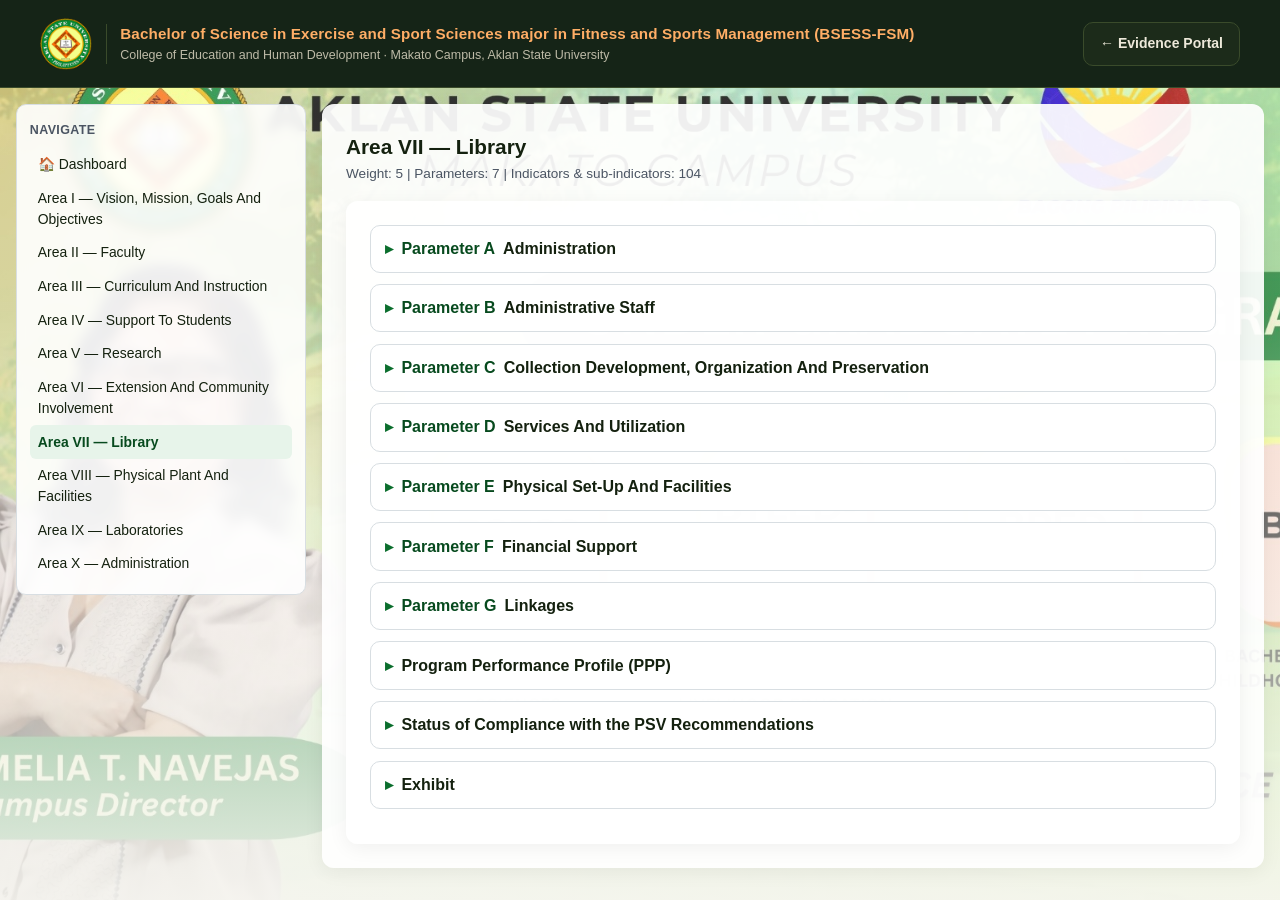
<file: area-7.html>
<!DOCTYPE html>

<html lang="en">
<head>
<meta charset="utf-8"/>
<meta content="width=device-width, initial-scale=1" name="viewport"/>
<title>Area VII — Library</title>
<meta content="Offline-capable evidence organizer for AACCUP Bachelor of Science in Exercise and Sport Sciences program accreditation." name="description"/>
<link href="assets/css/style.css" rel="stylesheet"/>
<link href="assets/css/motion.css" rel="stylesheet"/>
<style id="drive-folder-button-styles">.drive-folder-link { display:inline-flex; align-items:center; justify-content:center; min-height:44px; max-width:100%; padding:.4rem .65rem; margin-left:.45rem; border:1px solid #718b97; border-radius:8px; background:transparent; color:var(--ink,#14210f); font-size:.75rem; font-weight:700; line-height:1.35; text-align:center; text-decoration:none; vertical-align:middle; overflow-wrap:anywhere; }
.drive-folder-link:hover { background:rgba(11,95,191,.08); }
.drive-folder-link:focus-visible { outline:3px solid var(--focus,#0b5fbf); outline-offset:2px; }
.drive-folder-link[aria-disabled="true"] { opacity:.6; cursor:not-allowed; }
</style><style id="workforce-masthead-styles">
/* Workforce header only. */
header.masthead { position:relative; inset:auto; height:auto; width:100%; padding:0; background:#152417; color:#ede9da; border-bottom:1px solid #3a4b2b; font-family:-apple-system,BlinkMacSystemFont,"Segoe UI",Roboto,Arial,sans-serif; }
.masthead * { box-sizing:border-box; }
.masthead .wrap { width:100%; max-width:1240px; margin:0 auto; padding:1.1rem 1.25rem; display:flex; align-items:center; gap:1rem; flex-wrap:wrap; }
.masthead .brand-lockup { display:flex; align-items:center; gap:.85rem; min-width:0; flex:1 1 320px; }
.masthead .brand-lockup > picture { display:block; flex:0 0 52px; width:52px; height:52px; }
.masthead .brand-lockup > picture img { display:block; width:100%; height:100%; object-fit:contain; }
.masthead .divider { width:1px; height:40px; background:#3a4b2b; flex-shrink:0; }
.masthead .brand-text h2 { margin:0; font-size:.95rem; font-weight:700; color:#ffae66; letter-spacing:.01em; line-height:1.4; }
.masthead .brand-text p { margin:.1rem 0 0; font-size:.78rem; color:#bebba8; line-height:1.5; }
.masthead .masthead-actions { display:flex; align-items:center; gap:.6rem; flex-wrap:wrap; }
.masthead .btn { position:static; display:inline-flex; align-items:center; gap:.4rem; min-height:44px; padding:.55rem 1rem; border-radius:10px; border:1px solid #3a4b2b; background:#1c2b1a; color:#ede9da; font:600 .875rem/1.5 "Segoe UI",Arial,sans-serif; text-decoration:none; cursor:pointer; }
.masthead .btn:hover { background:#263c25; border-color:#ffae66; }
@media(max-width:650px) { .masthead .brand-text h2 { font-size:.8rem; } }
@media print { .masthead .masthead-actions { display:none; } }
</style></head>
<body data-area-id="area-7">
<script>try{document.documentElement.classList.add("js");}catch(e){}</script>
<a class="skip-link" href="#main-content">Skip to content</a>
<header class="masthead">
<div class="wrap">
<div class="brand-lockup">
<!-- ASU seal — vector mark, fixed aspect, never stretched, no colour filter -->
<picture>
<img alt="Official seal of Aklan State University" decoding="async" fetchpriority="high" height="52" src="assets/img/asu-seal-208.png" width="52"/>
</picture>
<span aria-hidden="true" class="divider">
</span>
<div class="brand-text">
<h2>
       Bachelor of Science in Exercise and Sport Sciences major in Fitness and Sports Management (BSESS-FSM)
      </h2>
<p>
       College of Education and Human Development · Makato Campus, Aklan State University
      </p>
</div>
</div>
<div class="masthead-actions">
<a class="btn" href="./bsess.html">
      ← Evidence Portal
     </a>
</div>
</div>
</header>
<div class="overlay" id="navOverlay"></div>
<div class="layout">
<nav aria-label="Area navigation" class="sidebar" id="sidebar">
<h2>Navigate</h2><ul><li><a href="bsess.html">🏠 Dashboard</a></li><li><a href="area-1.html">Area I — Vision, Mission, Goals And Objectives</a></li><li><a href="area-2.html">Area II — Faculty</a></li><li><a href="area-3.html">Area III — Curriculum And Instruction</a></li><li><a href="area-4.html">Area IV — Support To Students</a></li><li><a href="area-5.html">Area V — Research</a></li><li><a href="area-6.html">Area VI — Extension And Community Involvement</a></li><li><a aria-current="page" href="area-7.html">Area VII — Library</a></li><li><a href="area-8.html">Area VIII — Physical Plant And Facilities</a></li><li><a href="area-9.html">Area IX — Laboratories</a></li><li><a href="area-10.html">Area X — Administration</a></li></ul>
</nav>
<main id="main-content">
<h2 class="page-title">Area VII — Library</h2>
<p class="page-sub">Weight: 5 | Parameters: 7 | Indicators &amp; sub-indicators: 104</p>
<div class="app-content">
<ul class="param-list" role="list">
<li class="param-item">
<details class="param-details" id="param-area-7-A">
<summary><span class="param-letter">Parameter A</span> Administration</summary>
<div class="param-body">
<button class="btn small no-print print-param-btn" data-target="param-area-7-A" type="button">Print this Parameter</button><a class="drive-folder-link" data-drive-key="area-7/A" href="https://drive.google.com/drive/folders/16pks0OIhCFaPEgDT7aL_CwL5isBKTjY3" rel="noopener noreferrer" target="_blank" title="Open Google Drive evidence">Parameter A Link (Google Drive)</a>
<div class="section-block">
<details class="section-details" id="section-area-7-A-system">
<summary><span class="section-label">System — Inputs and Processes</span></summary>
<div class="param-body">
<div class="section-evidence">
<p class="section-evidence__label">Evidence for this section as a whole</p>
<div class="ev-block ev-block--section" data-path="area-7/A/system">
<div class="status-row">
<label class="sr-only" for="sel-area-7-A-system">Status for area-7/A/system</label>
<select class="status-select" data-path="area-7/A/system" disabled="" id="sel-area-7-A-system">
<option value="not-started">Not Started</option>
<option value="in-progress">In Progress</option>
<option value="complete">Complete</option>
<option value="verified">Verified</option>
</select>
<span class="status-pill status-not-started" data-role="pill">Not Started</span>
<button class="btn small add-evidence-btn no-print" data-path="area-7/A/system" disabled="" type="button">+ Add evidence</button><a aria-disabled="true" class="drive-folder-link" data-drive-key="area-7/A/system" role="link" tabindex="0" title="Google Drive link not configured yet">System–Inputs and Processes Link (Google Drive)</a>
</div>
<ul class="evidence-list" data-role="list">
<li class="empty-note">No evidence staged yet.</li>
</ul>
</div>
</div>
<ul class="node-list" role="list">
</ul>
</div>
</details>
<details class="section-details" id="section-area-7-A-implementation">
<summary><span class="section-label">Implementation</span></summary>
<div class="param-body">
<div class="section-evidence">
<p class="section-evidence__label">Evidence for this section as a whole</p>
<div class="ev-block ev-block--section" data-path="area-7/A/implementation">
<div class="status-row">
<label class="sr-only" for="sel-area-7-A-implementation">Status for area-7/A/implementation</label>
<select class="status-select" data-path="area-7/A/implementation" disabled="" id="sel-area-7-A-implementation">
<option value="not-started">Not Started</option>
<option value="in-progress">In Progress</option>
<option value="complete">Complete</option>
<option value="verified">Verified</option>
</select>
<span class="status-pill status-not-started" data-role="pill">Not Started</span>
<button class="btn small add-evidence-btn no-print" data-path="area-7/A/implementation" disabled="" type="button">+ Add evidence</button><a aria-disabled="true" class="drive-folder-link" data-drive-key="area-7/A/implementation" role="link" tabindex="0" title="Google Drive link not configured yet">Implementation Link (Google Drive)</a>
</div>
<ul class="evidence-list" data-role="list">
<li class="empty-note">No evidence staged yet.</li>
</ul>
</div>
</div>
<ul class="node-list" role="list">
</ul>
</div>
</details>
<details class="section-details" id="section-area-7-A-outcome">
<summary><span class="section-label">Outcome/s</span></summary>
<div class="param-body">
<div class="section-evidence">
<p class="section-evidence__label">Evidence for this section as a whole</p>
<div class="ev-block ev-block--section" data-path="area-7/A/outcome">
<div class="status-row">
<label class="sr-only" for="sel-area-7-A-outcome">Status for area-7/A/outcome</label>
<select class="status-select" data-path="area-7/A/outcome" disabled="" id="sel-area-7-A-outcome">
<option value="not-started">Not Started</option>
<option value="in-progress">In Progress</option>
<option value="complete">Complete</option>
<option value="verified">Verified</option>
</select>
<span class="status-pill status-not-started" data-role="pill">Not Started</span>
<button class="btn small add-evidence-btn no-print" data-path="area-7/A/outcome" disabled="" type="button">+ Add evidence</button><a aria-disabled="true" class="drive-folder-link" data-drive-key="area-7/A/outcome" role="link" tabindex="0" title="Google Drive link not configured yet">Outcome/s Link (Google Drive)</a>
</div>
<ul class="evidence-list" data-role="list">
<li class="empty-note">No evidence staged yet.</li>
</ul>
</div>
</div>
<ul class="node-list" role="list">
</ul>
</div>
</details>
</div>
</div>
</details>
</li>
<li class="param-item">
<details class="param-details" id="param-area-7-B">
<summary><span class="param-letter">Parameter B</span> Administrative Staff</summary>
<div class="param-body">
<button class="btn small no-print print-param-btn" data-target="param-area-7-B" type="button">Print this Parameter</button><a class="drive-folder-link" data-drive-key="area-7/B" href="https://drive.google.com/drive/folders/1FaBwcsgJuLp20gWRDvDrNxtqpuUNYmmZ" rel="noopener noreferrer" target="_blank" title="Open Google Drive evidence">Parameter B Link (Google Drive)</a>
<div class="section-block">
<details class="section-details" id="section-area-7-B-system">
<summary><span class="section-label">System — Inputs and Processes</span></summary>
<div class="param-body">
<div class="section-evidence">
<p class="section-evidence__label">Evidence for this section as a whole</p>
<div class="ev-block ev-block--section" data-path="area-7/B/system">
<div class="status-row">
<label class="sr-only" for="sel-area-7-B-system">Status for area-7/B/system</label>
<select class="status-select" data-path="area-7/B/system" disabled="" id="sel-area-7-B-system">
<option value="not-started">Not Started</option>
<option value="in-progress">In Progress</option>
<option value="complete">Complete</option>
<option value="verified">Verified</option>
</select>
<span class="status-pill status-not-started" data-role="pill">Not Started</span>
<button class="btn small add-evidence-btn no-print" data-path="area-7/B/system" disabled="" type="button">+ Add evidence</button><a aria-disabled="true" class="drive-folder-link" data-drive-key="area-7/B/system" role="link" tabindex="0" title="Google Drive link not configured yet">System–Inputs and Processes Link (Google Drive)</a>
</div>
<ul class="evidence-list" data-role="list">
<li class="empty-note">No evidence staged yet.</li>
</ul>
</div>
</div>
<ul class="node-list" role="list">
</ul>
</div>
</details>
<details class="section-details" id="section-area-7-B-implementation">
<summary><span class="section-label">Implementation</span></summary>
<div class="param-body">
<div class="section-evidence">
<p class="section-evidence__label">Evidence for this section as a whole</p>
<div class="ev-block ev-block--section" data-path="area-7/B/implementation">
<div class="status-row">
<label class="sr-only" for="sel-area-7-B-implementation">Status for area-7/B/implementation</label>
<select class="status-select" data-path="area-7/B/implementation" disabled="" id="sel-area-7-B-implementation">
<option value="not-started">Not Started</option>
<option value="in-progress">In Progress</option>
<option value="complete">Complete</option>
<option value="verified">Verified</option>
</select>
<span class="status-pill status-not-started" data-role="pill">Not Started</span>
<button class="btn small add-evidence-btn no-print" data-path="area-7/B/implementation" disabled="" type="button">+ Add evidence</button><a aria-disabled="true" class="drive-folder-link" data-drive-key="area-7/B/implementation" role="link" tabindex="0" title="Google Drive link not configured yet">Implementation Link (Google Drive)</a>
</div>
<ul class="evidence-list" data-role="list">
<li class="empty-note">No evidence staged yet.</li>
</ul>
</div>
</div>
<ul class="node-list" role="list">
</ul>
</div>
</details>
<details class="section-details" id="section-area-7-B-outcome">
<summary><span class="section-label">Outcome/s</span></summary>
<div class="param-body">
<div class="section-evidence">
<p class="section-evidence__label">Evidence for this section as a whole</p>
<div class="ev-block ev-block--section" data-path="area-7/B/outcome">
<div class="status-row">
<label class="sr-only" for="sel-area-7-B-outcome">Status for area-7/B/outcome</label>
<select class="status-select" data-path="area-7/B/outcome" disabled="" id="sel-area-7-B-outcome">
<option value="not-started">Not Started</option>
<option value="in-progress">In Progress</option>
<option value="complete">Complete</option>
<option value="verified">Verified</option>
</select>
<span class="status-pill status-not-started" data-role="pill">Not Started</span>
<button class="btn small add-evidence-btn no-print" data-path="area-7/B/outcome" disabled="" type="button">+ Add evidence</button><a aria-disabled="true" class="drive-folder-link" data-drive-key="area-7/B/outcome" role="link" tabindex="0" title="Google Drive link not configured yet">Outcome/s Link (Google Drive)</a>
</div>
<ul class="evidence-list" data-role="list">
<li class="empty-note">No evidence staged yet.</li>
</ul>
</div>
</div>
<ul class="node-list" role="list">
</ul>
</div>
</details>
</div>
</div>
</details>
</li>
<li class="param-item">
<details class="param-details" id="param-area-7-C">
<summary><span class="param-letter">Parameter C</span> Collection Development, Organization And Preservation</summary>
<div class="param-body">
<button class="btn small no-print print-param-btn" data-target="param-area-7-C" type="button">Print this Parameter</button><a class="drive-folder-link" data-drive-key="area-7/C" href="https://drive.google.com/drive/folders/160knYU-1oJxMDyNeTwgZC9h-bCTnfm_1" rel="noopener noreferrer" target="_blank" title="Open Google Drive evidence">Parameter C Link (Google Drive)</a>
<div class="section-block">
<details class="section-details" id="section-area-7-C-system">
<summary><span class="section-label">System — Inputs and Processes</span></summary>
<div class="param-body">
<div class="section-evidence">
<p class="section-evidence__label">Evidence for this section as a whole</p>
<div class="ev-block ev-block--section" data-path="area-7/C/system">
<div class="status-row">
<label class="sr-only" for="sel-area-7-C-system">Status for area-7/C/system</label>
<select class="status-select" data-path="area-7/C/system" disabled="" id="sel-area-7-C-system">
<option value="not-started">Not Started</option>
<option value="in-progress">In Progress</option>
<option value="complete">Complete</option>
<option value="verified">Verified</option>
</select>
<span class="status-pill status-not-started" data-role="pill">Not Started</span>
<button class="btn small add-evidence-btn no-print" data-path="area-7/C/system" disabled="" type="button">+ Add evidence</button><a aria-disabled="true" class="drive-folder-link" data-drive-key="area-7/C/system" role="link" tabindex="0" title="Google Drive link not configured yet">System–Inputs and Processes Link (Google Drive)</a>
</div>
<ul class="evidence-list" data-role="list">
<li class="empty-note">No evidence staged yet.</li>
</ul>
</div>
</div>
<ul class="node-list" role="list">
</ul>
</div>
</details>
<details class="section-details" id="section-area-7-C-implementation">
<summary><span class="section-label">Implementation</span></summary>
<div class="param-body">
<div class="section-evidence">
<p class="section-evidence__label">Evidence for this section as a whole</p>
<div class="ev-block ev-block--section" data-path="area-7/C/implementation">
<div class="status-row">
<label class="sr-only" for="sel-area-7-C-implementation">Status for area-7/C/implementation</label>
<select class="status-select" data-path="area-7/C/implementation" disabled="" id="sel-area-7-C-implementation">
<option value="not-started">Not Started</option>
<option value="in-progress">In Progress</option>
<option value="complete">Complete</option>
<option value="verified">Verified</option>
</select>
<span class="status-pill status-not-started" data-role="pill">Not Started</span>
<button class="btn small add-evidence-btn no-print" data-path="area-7/C/implementation" disabled="" type="button">+ Add evidence</button><a aria-disabled="true" class="drive-folder-link" data-drive-key="area-7/C/implementation" role="link" tabindex="0" title="Google Drive link not configured yet">Implementation Link (Google Drive)</a>
</div>
<ul class="evidence-list" data-role="list">
<li class="empty-note">No evidence staged yet.</li>
</ul>
</div>
</div>
<ul class="node-list" role="list">
</ul>
</div>
</details>
<details class="section-details" id="section-area-7-C-outcome">
<summary><span class="section-label">Outcome/s</span></summary>
<div class="param-body">
<div class="section-evidence">
<p class="section-evidence__label">Evidence for this section as a whole</p>
<div class="ev-block ev-block--section" data-path="area-7/C/outcome">
<div class="status-row">
<label class="sr-only" for="sel-area-7-C-outcome">Status for area-7/C/outcome</label>
<select class="status-select" data-path="area-7/C/outcome" disabled="" id="sel-area-7-C-outcome">
<option value="not-started">Not Started</option>
<option value="in-progress">In Progress</option>
<option value="complete">Complete</option>
<option value="verified">Verified</option>
</select>
<span class="status-pill status-not-started" data-role="pill">Not Started</span>
<button class="btn small add-evidence-btn no-print" data-path="area-7/C/outcome" disabled="" type="button">+ Add evidence</button><a aria-disabled="true" class="drive-folder-link" data-drive-key="area-7/C/outcome" role="link" tabindex="0" title="Google Drive link not configured yet">Outcome/s Link (Google Drive)</a>
</div>
<ul class="evidence-list" data-role="list">
<li class="empty-note">No evidence staged yet.</li>
</ul>
</div>
</div>
<ul class="node-list" role="list">
</ul>
</div>
</details>
</div>
</div>
</details>
</li>
<li class="param-item">
<details class="param-details" id="param-area-7-D">
<summary><span class="param-letter">Parameter D</span> Services And Utilization</summary>
<div class="param-body">
<button class="btn small no-print print-param-btn" data-target="param-area-7-D" type="button">Print this Parameter</button><a class="drive-folder-link" data-drive-key="area-7/D" href="https://drive.google.com/drive/folders/1tbpWps8Y4qyswPYmOQnw-CTkKJgYe35z" rel="noopener noreferrer" target="_blank" title="Open Google Drive evidence">Parameter D Link (Google Drive)</a>
<div class="section-block">
<details class="section-details" id="section-area-7-D-system">
<summary><span class="section-label">System — Inputs and Processes</span></summary>
<div class="param-body">
<div class="section-evidence">
<p class="section-evidence__label">Evidence for this section as a whole</p>
<div class="ev-block ev-block--section" data-path="area-7/D/system">
<div class="status-row">
<label class="sr-only" for="sel-area-7-D-system">Status for area-7/D/system</label>
<select class="status-select" data-path="area-7/D/system" disabled="" id="sel-area-7-D-system">
<option value="not-started">Not Started</option>
<option value="in-progress">In Progress</option>
<option value="complete">Complete</option>
<option value="verified">Verified</option>
</select>
<span class="status-pill status-not-started" data-role="pill">Not Started</span>
<button class="btn small add-evidence-btn no-print" data-path="area-7/D/system" disabled="" type="button">+ Add evidence</button><a aria-disabled="true" class="drive-folder-link" data-drive-key="area-7/D/system" role="link" tabindex="0" title="Google Drive link not configured yet">System–Inputs and Processes Link (Google Drive)</a>
</div>
<ul class="evidence-list" data-role="list">
<li class="empty-note">No evidence staged yet.</li>
</ul>
</div>
</div>
<ul class="node-list" role="list">
</ul>
</div>
</details>
<details class="section-details" id="section-area-7-D-implementation">
<summary><span class="section-label">Implementation</span></summary>
<div class="param-body">
<div class="section-evidence">
<p class="section-evidence__label">Evidence for this section as a whole</p>
<div class="ev-block ev-block--section" data-path="area-7/D/implementation">
<div class="status-row">
<label class="sr-only" for="sel-area-7-D-implementation">Status for area-7/D/implementation</label>
<select class="status-select" data-path="area-7/D/implementation" disabled="" id="sel-area-7-D-implementation">
<option value="not-started">Not Started</option>
<option value="in-progress">In Progress</option>
<option value="complete">Complete</option>
<option value="verified">Verified</option>
</select>
<span class="status-pill status-not-started" data-role="pill">Not Started</span>
<button class="btn small add-evidence-btn no-print" data-path="area-7/D/implementation" disabled="" type="button">+ Add evidence</button><a aria-disabled="true" class="drive-folder-link" data-drive-key="area-7/D/implementation" role="link" tabindex="0" title="Google Drive link not configured yet">Implementation Link (Google Drive)</a>
</div>
<ul class="evidence-list" data-role="list">
<li class="empty-note">No evidence staged yet.</li>
</ul>
</div>
</div>
<ul class="node-list" role="list">
</ul>
</div>
</details>
<details class="section-details" id="section-area-7-D-outcome">
<summary><span class="section-label">Outcome/s</span></summary>
<div class="param-body">
<div class="section-evidence">
<p class="section-evidence__label">Evidence for this section as a whole</p>
<div class="ev-block ev-block--section" data-path="area-7/D/outcome">
<div class="status-row">
<label class="sr-only" for="sel-area-7-D-outcome">Status for area-7/D/outcome</label>
<select class="status-select" data-path="area-7/D/outcome" disabled="" id="sel-area-7-D-outcome">
<option value="not-started">Not Started</option>
<option value="in-progress">In Progress</option>
<option value="complete">Complete</option>
<option value="verified">Verified</option>
</select>
<span class="status-pill status-not-started" data-role="pill">Not Started</span>
<button class="btn small add-evidence-btn no-print" data-path="area-7/D/outcome" disabled="" type="button">+ Add evidence</button><a aria-disabled="true" class="drive-folder-link" data-drive-key="area-7/D/outcome" role="link" tabindex="0" title="Google Drive link not configured yet">Outcome/s Link (Google Drive)</a>
</div>
<ul class="evidence-list" data-role="list">
<li class="empty-note">No evidence staged yet.</li>
</ul>
</div>
</div>
<ul class="node-list" role="list">
</ul>
</div>
</details>
</div>
</div>
</details>
</li>
<li class="param-item">
<details class="param-details" id="param-area-7-E">
<summary><span class="param-letter">Parameter E</span> Physical Set-Up And Facilities</summary>
<div class="param-body">
<button class="btn small no-print print-param-btn" data-target="param-area-7-E" type="button">Print this Parameter</button><a class="drive-folder-link" data-drive-key="area-7/E" href="https://drive.google.com/drive/folders/1KFhfF7b2vQpQhZOAWL4nlaX3AlLe8hrq" rel="noopener noreferrer" target="_blank" title="Open Google Drive evidence">Parameter E Link (Google Drive)</a>
<div class="section-block">
<details class="section-details" id="section-area-7-E-system">
<summary><span class="section-label">System — Inputs and Processes</span></summary>
<div class="param-body">
<div class="section-evidence">
<p class="section-evidence__label">Evidence for this section as a whole</p>
<div class="ev-block ev-block--section" data-path="area-7/E/system">
<div class="status-row">
<label class="sr-only" for="sel-area-7-E-system">Status for area-7/E/system</label>
<select class="status-select" data-path="area-7/E/system" disabled="" id="sel-area-7-E-system">
<option value="not-started">Not Started</option>
<option value="in-progress">In Progress</option>
<option value="complete">Complete</option>
<option value="verified">Verified</option>
</select>
<span class="status-pill status-not-started" data-role="pill">Not Started</span>
<button class="btn small add-evidence-btn no-print" data-path="area-7/E/system" disabled="" type="button">+ Add evidence</button><a aria-disabled="true" class="drive-folder-link" data-drive-key="area-7/E/system" role="link" tabindex="0" title="Google Drive link not configured yet">System–Inputs and Processes Link (Google Drive)</a>
</div>
<ul class="evidence-list" data-role="list">
<li class="empty-note">No evidence staged yet.</li>
</ul>
</div>
</div>
<ul class="node-list" role="list">
</ul>
</div>
</details>
<details class="section-details" id="section-area-7-E-implementation">
<summary><span class="section-label">Implementation</span></summary>
<div class="param-body">
<div class="section-evidence">
<p class="section-evidence__label">Evidence for this section as a whole</p>
<div class="ev-block ev-block--section" data-path="area-7/E/implementation">
<div class="status-row">
<label class="sr-only" for="sel-area-7-E-implementation">Status for area-7/E/implementation</label>
<select class="status-select" data-path="area-7/E/implementation" disabled="" id="sel-area-7-E-implementation">
<option value="not-started">Not Started</option>
<option value="in-progress">In Progress</option>
<option value="complete">Complete</option>
<option value="verified">Verified</option>
</select>
<span class="status-pill status-not-started" data-role="pill">Not Started</span>
<button class="btn small add-evidence-btn no-print" data-path="area-7/E/implementation" disabled="" type="button">+ Add evidence</button><a aria-disabled="true" class="drive-folder-link" data-drive-key="area-7/E/implementation" role="link" tabindex="0" title="Google Drive link not configured yet">Implementation Link (Google Drive)</a>
</div>
<ul class="evidence-list" data-role="list">
<li class="empty-note">No evidence staged yet.</li>
</ul>
</div>
</div>
<ul class="node-list" role="list">
</ul>
</div>
</details>
<details class="section-details" id="section-area-7-E-outcome">
<summary><span class="section-label">Outcome/s</span></summary>
<div class="param-body">
<div class="section-evidence">
<p class="section-evidence__label">Evidence for this section as a whole</p>
<div class="ev-block ev-block--section" data-path="area-7/E/outcome">
<div class="status-row">
<label class="sr-only" for="sel-area-7-E-outcome">Status for area-7/E/outcome</label>
<select class="status-select" data-path="area-7/E/outcome" disabled="" id="sel-area-7-E-outcome">
<option value="not-started">Not Started</option>
<option value="in-progress">In Progress</option>
<option value="complete">Complete</option>
<option value="verified">Verified</option>
</select>
<span class="status-pill status-not-started" data-role="pill">Not Started</span>
<button class="btn small add-evidence-btn no-print" data-path="area-7/E/outcome" disabled="" type="button">+ Add evidence</button><a aria-disabled="true" class="drive-folder-link" data-drive-key="area-7/E/outcome" role="link" tabindex="0" title="Google Drive link not configured yet">Outcome/s Link (Google Drive)</a>
</div>
<ul class="evidence-list" data-role="list">
<li class="empty-note">No evidence staged yet.</li>
</ul>
</div>
</div>
<ul class="node-list" role="list">
</ul>
</div>
</details>
</div>
</div>
</details>
</li>
<li class="param-item">
<details class="param-details" id="param-area-7-F">
<summary><span class="param-letter">Parameter F</span> Financial Support</summary>
<div class="param-body">
<button class="btn small no-print print-param-btn" data-target="param-area-7-F" type="button">Print this Parameter</button><a class="drive-folder-link" data-drive-key="area-7/F" href="https://drive.google.com/drive/folders/1QvIM0DeekMPC52Cb0dc2Ywg4vdMxRaWM" rel="noopener noreferrer" target="_blank" title="Open Google Drive evidence">Parameter F Link (Google Drive)</a>
<div class="section-block">
<details class="section-details" id="section-area-7-F-system">
<summary><span class="section-label">System — Inputs and Processes</span></summary>
<div class="param-body">
<div class="section-evidence">
<p class="section-evidence__label">Evidence for this section as a whole</p>
<div class="ev-block ev-block--section" data-path="area-7/F/system">
<div class="status-row">
<label class="sr-only" for="sel-area-7-F-system">Status for area-7/F/system</label>
<select class="status-select" data-path="area-7/F/system" disabled="" id="sel-area-7-F-system">
<option value="not-started">Not Started</option>
<option value="in-progress">In Progress</option>
<option value="complete">Complete</option>
<option value="verified">Verified</option>
</select>
<span class="status-pill status-not-started" data-role="pill">Not Started</span>
<button class="btn small add-evidence-btn no-print" data-path="area-7/F/system" disabled="" type="button">+ Add evidence</button><a aria-disabled="true" class="drive-folder-link" data-drive-key="area-7/F/system" role="link" tabindex="0" title="Google Drive link not configured yet">System–Inputs and Processes Link (Google Drive)</a>
</div>
<ul class="evidence-list" data-role="list">
<li class="empty-note">No evidence staged yet.</li>
</ul>
</div>
</div>
<ul class="node-list" role="list">
</ul>
</div>
</details>
<details class="section-details" id="section-area-7-F-implementation">
<summary><span class="section-label">Implementation</span></summary>
<div class="param-body">
<div class="section-evidence">
<p class="section-evidence__label">Evidence for this section as a whole</p>
<div class="ev-block ev-block--section" data-path="area-7/F/implementation">
<div class="status-row">
<label class="sr-only" for="sel-area-7-F-implementation">Status for area-7/F/implementation</label>
<select class="status-select" data-path="area-7/F/implementation" disabled="" id="sel-area-7-F-implementation">
<option value="not-started">Not Started</option>
<option value="in-progress">In Progress</option>
<option value="complete">Complete</option>
<option value="verified">Verified</option>
</select>
<span class="status-pill status-not-started" data-role="pill">Not Started</span>
<button class="btn small add-evidence-btn no-print" data-path="area-7/F/implementation" disabled="" type="button">+ Add evidence</button><a aria-disabled="true" class="drive-folder-link" data-drive-key="area-7/F/implementation" role="link" tabindex="0" title="Google Drive link not configured yet">Implementation Link (Google Drive)</a>
</div>
<ul class="evidence-list" data-role="list">
<li class="empty-note">No evidence staged yet.</li>
</ul>
</div>
</div>
<ul class="node-list" role="list">
</ul>
</div>
</details>
<details class="section-details" id="section-area-7-F-outcome">
<summary><span class="section-label">Outcome/s</span></summary>
<div class="param-body">
<div class="section-evidence">
<p class="section-evidence__label">Evidence for this section as a whole</p>
<div class="ev-block ev-block--section" data-path="area-7/F/outcome">
<div class="status-row">
<label class="sr-only" for="sel-area-7-F-outcome">Status for area-7/F/outcome</label>
<select class="status-select" data-path="area-7/F/outcome" disabled="" id="sel-area-7-F-outcome">
<option value="not-started">Not Started</option>
<option value="in-progress">In Progress</option>
<option value="complete">Complete</option>
<option value="verified">Verified</option>
</select>
<span class="status-pill status-not-started" data-role="pill">Not Started</span>
<button class="btn small add-evidence-btn no-print" data-path="area-7/F/outcome" disabled="" type="button">+ Add evidence</button><a aria-disabled="true" class="drive-folder-link" data-drive-key="area-7/F/outcome" role="link" tabindex="0" title="Google Drive link not configured yet">Outcome/s Link (Google Drive)</a>
</div>
<ul class="evidence-list" data-role="list">
<li class="empty-note">No evidence staged yet.</li>
</ul>
</div>
</div>
<ul class="node-list" role="list">
</ul>
</div>
</details>
</div>
</div>
</details>
</li>
<li class="param-item">
<details class="param-details" id="param-area-7-G">
<summary><span class="param-letter">Parameter G</span> Linkages</summary>
<div class="param-body">
<button class="btn small no-print print-param-btn" data-target="param-area-7-G" type="button">Print this Parameter</button><a class="drive-folder-link" data-drive-key="area-7/G" href="https://drive.google.com/drive/folders/11akETYxgUMxNhuZFQ0Fu23h2fvv8S1Y9" rel="noopener noreferrer" target="_blank" title="Open Google Drive evidence">Parameter G Link (Google Drive)</a>
<div class="section-block">
<details class="section-details" id="section-area-7-G-system">
<summary><span class="section-label">System — Inputs and Processes</span></summary>
<div class="param-body">
<div class="section-evidence">
<p class="section-evidence__label">Evidence for this section as a whole</p>
<div class="ev-block ev-block--section" data-path="area-7/G/system">
<div class="status-row">
<label class="sr-only" for="sel-area-7-G-system">Status for area-7/G/system</label>
<select class="status-select" data-path="area-7/G/system" disabled="" id="sel-area-7-G-system">
<option value="not-started">Not Started</option>
<option value="in-progress">In Progress</option>
<option value="complete">Complete</option>
<option value="verified">Verified</option>
</select>
<span class="status-pill status-not-started" data-role="pill">Not Started</span>
<button class="btn small add-evidence-btn no-print" data-path="area-7/G/system" disabled="" type="button">+ Add evidence</button><a aria-disabled="true" class="drive-folder-link" data-drive-key="area-7/G/system" role="link" tabindex="0" title="Google Drive link not configured yet">System–Inputs and Processes Link (Google Drive)</a>
</div>
<ul class="evidence-list" data-role="list">
<li class="empty-note">No evidence staged yet.</li>
</ul>
</div>
</div>
<ul class="node-list" role="list">
</ul>
</div>
</details>
<details class="section-details" id="section-area-7-G-implementation">
<summary><span class="section-label">Implementation</span></summary>
<div class="param-body">
<div class="section-evidence">
<p class="section-evidence__label">Evidence for this section as a whole</p>
<div class="ev-block ev-block--section" data-path="area-7/G/implementation">
<div class="status-row">
<label class="sr-only" for="sel-area-7-G-implementation">Status for area-7/G/implementation</label>
<select class="status-select" data-path="area-7/G/implementation" disabled="" id="sel-area-7-G-implementation">
<option value="not-started">Not Started</option>
<option value="in-progress">In Progress</option>
<option value="complete">Complete</option>
<option value="verified">Verified</option>
</select>
<span class="status-pill status-not-started" data-role="pill">Not Started</span>
<button class="btn small add-evidence-btn no-print" data-path="area-7/G/implementation" disabled="" type="button">+ Add evidence</button><a aria-disabled="true" class="drive-folder-link" data-drive-key="area-7/G/implementation" role="link" tabindex="0" title="Google Drive link not configured yet">Implementation Link (Google Drive)</a>
</div>
<ul class="evidence-list" data-role="list">
<li class="empty-note">No evidence staged yet.</li>
</ul>
</div>
</div>
<ul class="node-list" role="list">
</ul>
</div>
</details>
<details class="section-details" id="section-area-7-G-outcome">
<summary><span class="section-label">Outcome/s</span></summary>
<div class="param-body">
<div class="section-evidence">
<p class="section-evidence__label">Evidence for this section as a whole</p>
<div class="ev-block ev-block--section" data-path="area-7/G/outcome">
<div class="status-row">
<label class="sr-only" for="sel-area-7-G-outcome">Status for area-7/G/outcome</label>
<select class="status-select" data-path="area-7/G/outcome" disabled="" id="sel-area-7-G-outcome">
<option value="not-started">Not Started</option>
<option value="in-progress">In Progress</option>
<option value="complete">Complete</option>
<option value="verified">Verified</option>
</select>
<span class="status-pill status-not-started" data-role="pill">Not Started</span>
<button class="btn small add-evidence-btn no-print" data-path="area-7/G/outcome" disabled="" type="button">+ Add evidence</button><a aria-disabled="true" class="drive-folder-link" data-drive-key="area-7/G/outcome" role="link" tabindex="0" title="Google Drive link not configured yet">Outcome/s Link (Google Drive)</a>
</div>
<ul class="evidence-list" data-role="list">
<li class="empty-note">No evidence staged yet.</li>
</ul>
</div>
</div>
<ul class="node-list" role="list">
</ul>
</div>
</details>
</div>
</div>
</details>
</li>
<li class="param-item area-document-item"><details class="param-details area-document-details" id="doc-area-7-ppp"><summary>Program Performance Profile (PPP)</summary><div class="param-body"><p>Add the Program Performance Profile (PPP) documents for this Area.</p><a aria-disabled="true" class="drive-folder-link" data-drive-key="area-7/ppp" role="link" tabindex="0" title="Google Drive link not configured yet">Program Performance Profile (PPP) Link (Google Drive)</a></div></details></li><li class="param-item area-document-item"><details class="param-details area-document-details" id="doc-area-7-psv-compliance"><summary>Status of Compliance with the PSV Recommendations</summary><div class="param-body"><p>Add the Status of Compliance with the PSV Recommendations documents for this Area.</p><a aria-disabled="true" class="drive-folder-link" data-drive-key="area-7/psv-compliance" role="link" tabindex="0" title="Google Drive link not configured yet">Status of Compliance with the PSV Recommendations Link (Google Drive)</a></div></details></li><li class="param-item area-document-item"><details class="param-details area-document-details" id="doc-area-7-exhibit"><summary>Exhibit</summary><div class="param-body"><p>Add the Exhibit documents for this Area.</p><a aria-disabled="true" class="drive-folder-link" data-drive-key="area-7/exhibit" role="link" tabindex="0" title="Google Drive link not configured yet">Exhibit Link (Google Drive)</a></div></details></li></ul>
</div>
<noscript>
<div class="noscript-banner">JavaScript is disabled. Evidence staging and status tracking are unavailable, but the full indicator checklist for this Area is shown below.</div>
<div class="noscript-tree">
<h2>Area VII indicator checklist (read-only)</h2>
<ul><li><strong>Parameter A: Administration</strong><ul><li>System — Inputs and Processes<ul><li>S.1 — The organizational structure of the library is well-defined.</li><li>S.2 — The development of the library goals and objectives is the responsibility of the library head and staff with the approval of the Head of the institution.</li><li>S.3 — There is a Library Board/Committee which sets library policies, rules and procedures and periodically reviews them.</li><li>S.4 — There is a duly approved and widely disseminated Library Manual or written policies and procedures covering the library’s internal administration and operation.</li></ul></li><li>Implementation<ul><li>I.1 — The library develops an explicit statement of its goals and objectives in conformity with the mandate of the institution.</li><li>I.2 — The library is administered and supervised by:<ul><li>I.2.1 — a full-time professional licensed librarian; and</li><li>I.2.2 — at least a master’s degree holder in MS Library and Information Science or MAEd/MA in Library Science.</li></ul></li><li>I.3 — The Head Librarian directs and supervises the total operation of the library and is responsible for the administration of its resources and services.</li><li>I.4 — The Head Librarian, preferably with an academic rank, actively participates in the academic and administrative activities of the institution.</li><li>I.5 — The annual accomplishments and other reports of the library are promptly submitted to the higher offices concerned.</li><li>I.6 — A library development plan is prepared in consultation with the institution’s officials and stakeholders.</li></ul></li><li>Outcome/s<ul><li>O.1 — The goals and objectives of the Library are satisfactorily attained.</li><li>O.2 — The library organizational structure is well-designed and effectively implemented.</li></ul></li></ul></li><li><strong>Parameter B: Administrative Staff</strong><ul><li>System — Inputs and Processes<ul><li>S.1 — The library has staff with the following qualifications:<ul><li>S.1.1 — BS in Library and Information Science for the College/Academic Unit Library; and</li><li>S.1.2 — MS in Library and Information Science or MAED/MA in Library Science) for the Institution.</li></ul></li><li>S.2 — The library meets the required number of qualified and licensed librarians and staff to meet the needs of the school population with the ratio of:<ul><li>S.2.1 — one (1) Licensed Librarian with two (2) full time staff for the first 500 - student population; and</li><li>S.2.2 — one (1) additional full time Professional Librarian with one (1) full time staff for every additional 1,000 students.</li></ul></li><li>S.3 — There is a continuing staff development program with the corresponding financial assistance from the institution.</li></ul></li><li>Implementation<ul><li>I.1 — The library staff compensation, retirement, and fringe benefits, as well as other privileges, are granted in accordance with existing government laws and institutional policies.</li></ul></li><li>Outcome/s<ul><li>O.1 — The librarians are qualified.</li></ul></li></ul></li><li><strong>Parameter C: Collection Development, Organization And Preservation</strong><ul><li>System — Inputs and Processes<ul><li>S.1 — There is a written Collection Development Policy.</li><li>S.2 — There is a core collection of at least:<ul><li>S.2.1 — 5,000 titles for the Academic Unit Library; or</li><li>S.2.2 — 10,000 titles that support the instruction, research and other programs for an Institution Library.</li></ul></li><li>S.3 — Twenty percent (20%) of the library holdings are of current edition, i.e. with copyright within the last 5 years.</li><li>S.4 — The Non-print, digital and electronic resources are available.</li><li>S.5 — There is an integrated library system.</li><li>S.6 — There are provisions for the preservation, general care, and upkeep of library resources.</li></ul></li><li>Implementation<ul><li>I.1 — The Collection Development Policy is regularly reviewed and evaluated by the Library Committee.</li><li>I.2 — The library collection and services support the mission and vision of the Institution, goals of the Academic Unit and objectives of the Program.</li><li>I.3 — The library provides sufficient research books and materials to supplement the clients’ curricular needs.</li><li>I.4 — The library maintains an extensive (15% of the total) Filipiniana collection.</li><li>I.5 — The library provides 3-5 book/journal titles for professional subjects in the major fields of specialization.</li><li>I.6 — The library collection is organized according to an accepted scheme of classification and standard code of cataloging.</li><li>I.7 — Regular weeding-out program is conducted to maintain a relevant and updated collection.</li><li>I.8 — The quality and quantity of library materials and resources conform with the standards set for a particular academic program.</li></ul></li><li>Outcome/s<ul><li>O.1 — The library core collection is adequate, updated and well-balanced.</li><li>O.2 — The professional books, journals and electronic resources for the program are sufficient.</li></ul></li></ul></li><li><strong>Parameter D: Services And Utilization</strong><ul><li>System — Inputs and Processes<ul><li>S.1 — The Library has information services pertinent to the institution’s requirements.</li></ul></li><li>Implementation<ul><li>I.1 — The following services/programs are provided:<ul><li>I.1.1 — functional and interactive library web page;</li><li>I.1.2 — integrated library system;</li><li>I.1.3 — On-line public access (OPAC);</li><li>I.1.4 — circulation on-line;</li><li>I.1.5 — computerized cataloging;</li><li>I.1.6 — inventory reporting;</li><li>I.1.7 — serials control;</li><li>I.1.8 — internet searching;</li><li>I.1.9 — CD-ROM;</li><li>I.1.10 — on-line database;</li><li>I.1.11 — photocopying; and</li><li>I.1.12 — bar coding.</li></ul></li><li>I.2 — The library opens at least 54 hours per week for the Academic Unit or 60 hours per week for the Institution.</li><li>I.3 — The library promotes and disseminates its program through a regular announcement of its new acquisitions of print materials (books, journals, magazines), resources, facilities, and services.</li><li>I.4 — Librarians and staff are available during library hours to assist and provide library services.</li><li>I.5 — Statistical data on the utilization of various resources and services are compiled and used to improve the library collection and operations.</li></ul></li><li>Outcome/s<ul><li>O.1 — The library services are efficiently and effectively provided.</li><li>O.2 — The library users are satisfied with library services.</li></ul></li></ul></li><li><strong>Parameter E: Physical Set-Up And Facilities</strong><ul><li>System — Inputs and Processes<ul><li>S.1 — The library is strategically located and accessible to students, faculty and other clientele.</li><li>S.2 — The library is systematically planned to allow future expansion.</li><li>S.3 — The size of the library meets standard requirements considering present enrollment and future expansion.</li><li>S.4 — The reading room can accommodate at least 10% of the school enrollment at any given time.</li><li>S.5 — Space is provided for print resources as well as work stations for electronic resources.</li><li>S.6 — Space is provided for the librarians’ office, staff room, technical room, etc.</li><li>S.7 — Ramps for the physically disabled are provided.</li><li>S.8 — The library meets the required and standard-sized furniture and equipment.</li><li>S.9 — The following library furniture and equipment are available:<ul><li>S.9.1 — adjustable/movable shelves;</li><li>S.9.2 — magazine display shelves;</li><li>S.9.3 — newspaper racks;</li><li>S.9.4 — standard tables and chairs;</li><li>S.9.5 — carrels for individual study;</li><li>S.9.6 — desks and chairs for staff;</li><li>S.9.7 — charging desk;</li><li>S.9.8 — dictionary stand;</li><li>S.9.9 — atlas stand;</li><li>S.9.10 — bulletin boards and display cabinets;</li><li>S.9.11 — vertical file cabinets;</li><li>S.9.12 — book racks;</li><li>S.9.13 — map stands/cabinets;</li><li>S.9.14 — cardex/rotadex or any filing equipment for periodical records;</li><li>S.9.15 — typewriters;</li><li>S.9.16 — computers with printers; and</li><li>S.9.17 — others (please specify)</li></ul></li><li>S.10 — The library is well-lighted.</li><li>S.11 — The library is well-ventilated</li><li>S.12 — The atmosphere is conducive to learning.</li><li>S.13 — Fire extinguishers and a local fire alarm system are available.</li><li>S.14 — The library employs a system for security and control of library resources.</li></ul></li><li>Implementation<ul><li>I.1 — IT software and multi-media equipment are utilized.</li></ul></li><li>Outcome/s<ul><li>O.1 — The environment is conducive to learning.</li><li>O.2 — The library facilities are well-maintained and aesthetically designed.</li></ul></li></ul></li><li><strong>Parameter F: Financial Support</strong><ul><li>System — Inputs and Processes<ul><li>S.1 — The Institution has a regular and realistic budget for the library.</li></ul></li><li>Implementation<ul><li>I.1 — The Head Librarian and staff, in coordination with other officials of the Institution, prepare and manage the annual library budget.</li><li>I.2 — All fees and funds allocated for library resources and services are utilized solely for such purposes and are properly audited.</li><li>I.3 — Other sources of financial assistance are sought.</li></ul></li><li>Outcome/s<ul><li>O.1 — The financial support from fiduciary, supplemental and external funds is adequate.</li></ul></li></ul></li><li><strong>Parameter G: Linkages</strong><ul><li>System — Inputs and Processes<ul><li>S.1 — The Library is on the mailing list of agencies, foundations, etc., for exchange of publications and other books and journals donations.</li></ul></li><li>Implementation<ul><li>I.1 — Linkages with other institutions and funding agencies are explored and established for purposes of enhancing library facilities and resources.</li><li>I.2 — The library establishes consortia, networking and resource sharing with other institutions and library collaborative activities.</li></ul></li><li>Outcome/s<ul><li>O.1 — Library resource sharing and linkages are well-established.</li></ul></li></ul></li></ul>
</div>
</noscript>
</main>
</div>
<dialog aria-labelledby="evDialogTitle" id="evidenceDialog">
<form method="dialog">
<div class="dialog-head">
<h3 id="evDialogTitle">Add Evidence</h3>
<span class="dialog-path" id="evPathLabel"></span>
</div>
<div class="dialog-body">
<div class="field">
<label for="evTitle">Title *</label>
<input id="evTitle" placeholder="e.g., Board Resolution No. 2024-015" required="" type="text"/>
</div>
<fieldset class="field evidence-type">
<legend>Evidence type *</legend>
<div class="radio-row">
<label><input checked="" name="evType" type="radio" value="path"/> File reference (path on disk/USB/repo)</label>
<label><input name="evType" type="radio" value="link"/> External link (cloud URL)</label>
<label><input name="evType" type="radio" value="embed"/> Embed small copy (&lt;4MB)</label>
</div>
</fieldset>
<div class="field" id="fieldPath">
<label for="evPath">Relative path *</label>
<input id="evPath" placeholder="evidence/area-7/param-a/system/S.1/document.pdf" type="text"/>
<div class="hint">Place the real file under <code>/evidence/...</code> next to this site using this same relative path so the link never breaks.</div>
</div>
<div class="field hidden" id="fieldUrl">
<label for="evUrl">URL *</label>
<input id="evUrl" placeholder="https://drive.google.com/..." type="url"/>
</div>
<div class="field hidden" id="fieldFile">
<label for="evFile">Choose file *</label>
<input accept=".pdf,.docx,.xlsx,.pptx,.jpg,.jpeg,.png,.mp4,.zip" id="evFile" type="file"/>
<div class="hint">Stored as a Base64 copy in this browser's local storage (small files only).</div>
</div>
<div class="field">
<label for="evNotes">Notes</label>
<textarea id="evNotes" placeholder="Optional context, date covered, custodian, etc."></textarea>
</div>
</div>
<div class="dialog-foot">
<button class="btn" id="evCancel" type="button">Cancel</button>
<button class="btn btn-primary" id="evSave" type="button">Save evidence</button>
</div>
</form>
</dialog>
<script src="data/manifest.js"></script>
<script src="assets/js/main.js" type="module"></script>
<script src="assets/js/motion.js"></script>
<script defer="" src="assets/js/drive-links.js"></script></body>
</html>
</file>
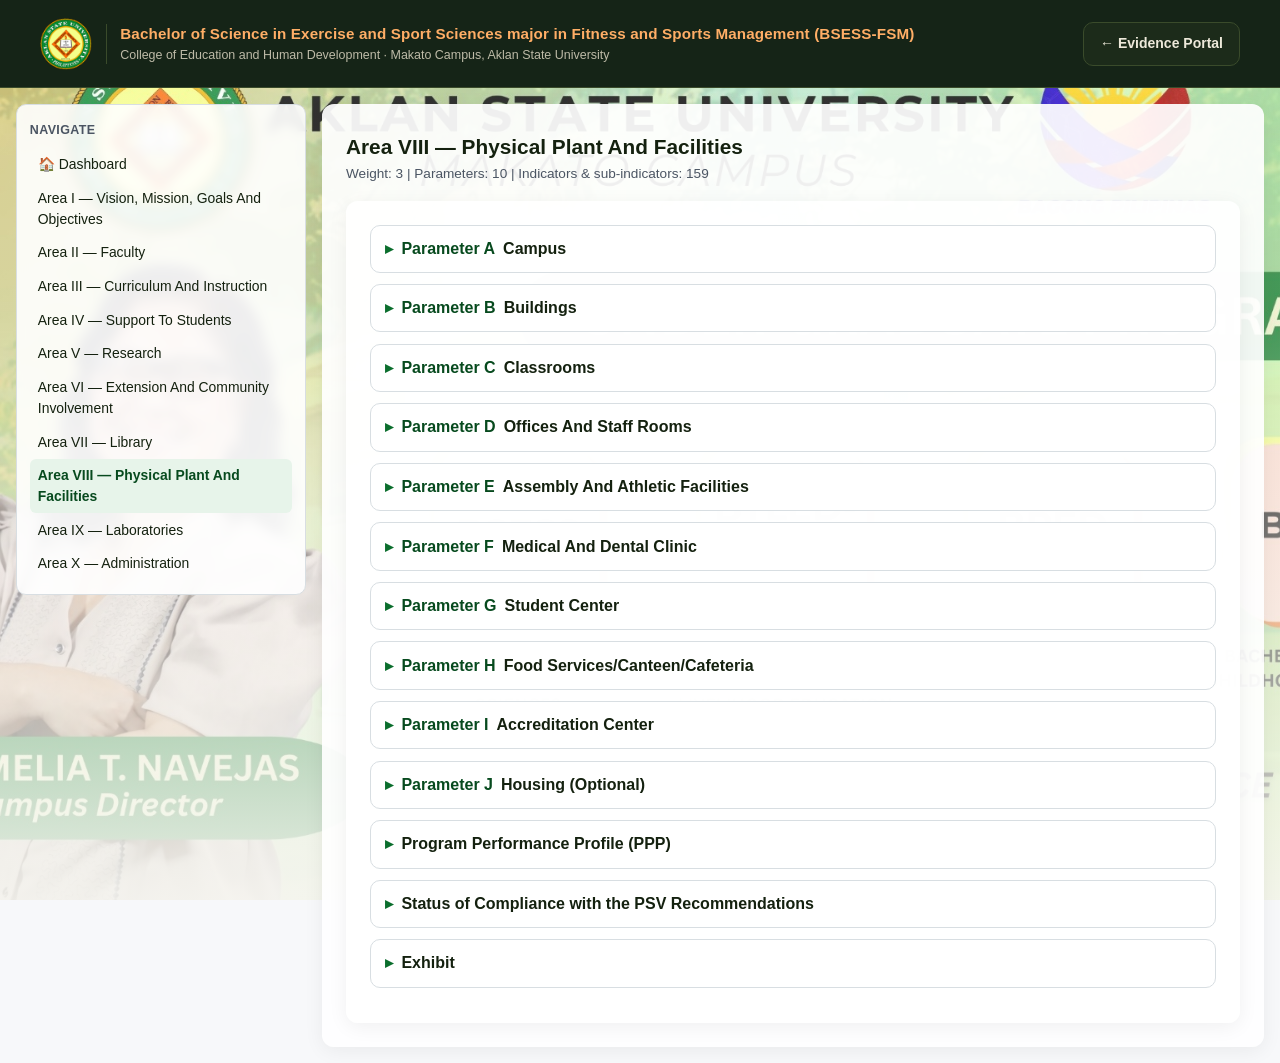
<file: area-8.html>
<!DOCTYPE html>

<html lang="en">
<head>
<meta charset="utf-8"/>
<meta content="width=device-width, initial-scale=1" name="viewport"/>
<title>Area VIII — Physical Plant And Facilities</title>
<meta content="Offline-capable evidence organizer for AACCUP Bachelor of Science in Exercise and Sport Sciences program accreditation." name="description"/>
<link href="assets/css/style.css" rel="stylesheet"/>
<link href="assets/css/motion.css" rel="stylesheet"/>
<style id="drive-folder-button-styles">.drive-folder-link { display:inline-flex; align-items:center; justify-content:center; min-height:44px; max-width:100%; padding:.4rem .65rem; margin-left:.45rem; border:1px solid #718b97; border-radius:8px; background:transparent; color:var(--ink,#14210f); font-size:.75rem; font-weight:700; line-height:1.35; text-align:center; text-decoration:none; vertical-align:middle; overflow-wrap:anywhere; }
.drive-folder-link:hover { background:rgba(11,95,191,.08); }
.drive-folder-link:focus-visible { outline:3px solid var(--focus,#0b5fbf); outline-offset:2px; }
.drive-folder-link[aria-disabled="true"] { opacity:.6; cursor:not-allowed; }
</style><style id="workforce-masthead-styles">
/* Workforce header only. */
header.masthead { position:relative; inset:auto; height:auto; width:100%; padding:0; background:#152417; color:#ede9da; border-bottom:1px solid #3a4b2b; font-family:-apple-system,BlinkMacSystemFont,"Segoe UI",Roboto,Arial,sans-serif; }
.masthead * { box-sizing:border-box; }
.masthead .wrap { width:100%; max-width:1240px; margin:0 auto; padding:1.1rem 1.25rem; display:flex; align-items:center; gap:1rem; flex-wrap:wrap; }
.masthead .brand-lockup { display:flex; align-items:center; gap:.85rem; min-width:0; flex:1 1 320px; }
.masthead .brand-lockup > picture { display:block; flex:0 0 52px; width:52px; height:52px; }
.masthead .brand-lockup > picture img { display:block; width:100%; height:100%; object-fit:contain; }
.masthead .divider { width:1px; height:40px; background:#3a4b2b; flex-shrink:0; }
.masthead .brand-text h2 { margin:0; font-size:.95rem; font-weight:700; color:#ffae66; letter-spacing:.01em; line-height:1.4; }
.masthead .brand-text p { margin:.1rem 0 0; font-size:.78rem; color:#bebba8; line-height:1.5; }
.masthead .masthead-actions { display:flex; align-items:center; gap:.6rem; flex-wrap:wrap; }
.masthead .btn { position:static; display:inline-flex; align-items:center; gap:.4rem; min-height:44px; padding:.55rem 1rem; border-radius:10px; border:1px solid #3a4b2b; background:#1c2b1a; color:#ede9da; font:600 .875rem/1.5 "Segoe UI",Arial,sans-serif; text-decoration:none; cursor:pointer; }
.masthead .btn:hover { background:#263c25; border-color:#ffae66; }
@media(max-width:650px) { .masthead .brand-text h2 { font-size:.8rem; } }
@media print { .masthead .masthead-actions { display:none; } }
</style></head>
<body data-area-id="area-8">
<script>try{document.documentElement.classList.add("js");}catch(e){}</script>
<a class="skip-link" href="#main-content">Skip to content</a>
<header class="masthead">
<div class="wrap">
<div class="brand-lockup">
<!-- ASU seal — vector mark, fixed aspect, never stretched, no colour filter -->
<picture>
<img alt="Official seal of Aklan State University" decoding="async" fetchpriority="high" height="52" src="assets/img/asu-seal-208.png" width="52"/>
</picture>
<span aria-hidden="true" class="divider">
</span>
<div class="brand-text">
<h2>
       Bachelor of Science in Exercise and Sport Sciences major in Fitness and Sports Management (BSESS-FSM)
      </h2>
<p>
       College of Education and Human Development · Makato Campus, Aklan State University
      </p>
</div>
</div>
<div class="masthead-actions">
<a class="btn" href="./bsess.html">
      ← Evidence Portal
     </a>
</div>
</div>
</header>
<div class="overlay" id="navOverlay"></div>
<div class="layout">
<nav aria-label="Area navigation" class="sidebar" id="sidebar">
<h2>Navigate</h2><ul><li><a href="bsess.html">🏠 Dashboard</a></li><li><a href="area-1.html">Area I — Vision, Mission, Goals And Objectives</a></li><li><a href="area-2.html">Area II — Faculty</a></li><li><a href="area-3.html">Area III — Curriculum And Instruction</a></li><li><a href="area-4.html">Area IV — Support To Students</a></li><li><a href="area-5.html">Area V — Research</a></li><li><a href="area-6.html">Area VI — Extension And Community Involvement</a></li><li><a href="area-7.html">Area VII — Library</a></li><li><a aria-current="page" href="area-8.html">Area VIII — Physical Plant And Facilities</a></li><li><a href="area-9.html">Area IX — Laboratories</a></li><li><a href="area-10.html">Area X — Administration</a></li></ul>
</nav>
<main id="main-content">
<h2 class="page-title">Area VIII — Physical Plant And Facilities</h2>
<p class="page-sub">Weight: 3 | Parameters: 10 | Indicators &amp; sub-indicators: 159</p>
<div class="app-content">
<ul class="param-list" role="list">
<li class="param-item">
<details class="param-details" id="param-area-8-A">
<summary><span class="param-letter">Parameter A</span> Campus</summary>
<div class="param-body">
<button class="btn small no-print print-param-btn" data-target="param-area-8-A" type="button">Print this Parameter</button><a class="drive-folder-link" data-drive-key="area-8/A" href="https://drive.google.com/drive/folders/18FMQnbIndrzS2LB6pw7s7YTLsinhCkmQ" rel="noopener noreferrer" target="_blank" title="Open Google Drive evidence">Parameter A Link (Google Drive)</a>
<div class="section-block">
<details class="section-details" id="section-area-8-A-system">
<summary><span class="section-label">System — Inputs and Processes</span></summary>
<div class="param-body">
<div class="section-evidence">
<p class="section-evidence__label">Evidence for this section as a whole</p>
<div class="ev-block ev-block--section" data-path="area-8/A/system">
<div class="status-row">
<label class="sr-only" for="sel-area-8-A-system">Status for area-8/A/system</label>
<select class="status-select" data-path="area-8/A/system" disabled="" id="sel-area-8-A-system">
<option value="not-started">Not Started</option>
<option value="in-progress">In Progress</option>
<option value="complete">Complete</option>
<option value="verified">Verified</option>
</select>
<span class="status-pill status-not-started" data-role="pill">Not Started</span>
<button class="btn small add-evidence-btn no-print" data-path="area-8/A/system" disabled="" type="button">+ Add evidence</button><a aria-disabled="true" class="drive-folder-link" data-drive-key="area-8/A/system" role="link" tabindex="0" title="Google Drive link not configured yet">System–Inputs and Processes Link (Google Drive)</a>
</div>
<ul class="evidence-list" data-role="list">
<li class="empty-note">No evidence staged yet.</li>
</ul>
</div>
</div>
<ul class="node-list" role="list">
</ul>
</div>
</details>
<details class="section-details" id="section-area-8-A-implementation">
<summary><span class="section-label">Implementation</span></summary>
<div class="param-body">
<div class="section-evidence">
<p class="section-evidence__label">Evidence for this section as a whole</p>
<div class="ev-block ev-block--section" data-path="area-8/A/implementation">
<div class="status-row">
<label class="sr-only" for="sel-area-8-A-implementation">Status for area-8/A/implementation</label>
<select class="status-select" data-path="area-8/A/implementation" disabled="" id="sel-area-8-A-implementation">
<option value="not-started">Not Started</option>
<option value="in-progress">In Progress</option>
<option value="complete">Complete</option>
<option value="verified">Verified</option>
</select>
<span class="status-pill status-not-started" data-role="pill">Not Started</span>
<button class="btn small add-evidence-btn no-print" data-path="area-8/A/implementation" disabled="" type="button">+ Add evidence</button><a aria-disabled="true" class="drive-folder-link" data-drive-key="area-8/A/implementation" role="link" tabindex="0" title="Google Drive link not configured yet">Implementation Link (Google Drive)</a>
</div>
<ul class="evidence-list" data-role="list">
<li class="empty-note">No evidence staged yet.</li>
</ul>
</div>
</div>
<ul class="node-list" role="list">
</ul>
</div>
</details>
<details class="section-details" id="section-area-8-A-outcome">
<summary><span class="section-label">Outcome/s</span></summary>
<div class="param-body">
<div class="section-evidence">
<p class="section-evidence__label">Evidence for this section as a whole</p>
<div class="ev-block ev-block--section" data-path="area-8/A/outcome">
<div class="status-row">
<label class="sr-only" for="sel-area-8-A-outcome">Status for area-8/A/outcome</label>
<select class="status-select" data-path="area-8/A/outcome" disabled="" id="sel-area-8-A-outcome">
<option value="not-started">Not Started</option>
<option value="in-progress">In Progress</option>
<option value="complete">Complete</option>
<option value="verified">Verified</option>
</select>
<span class="status-pill status-not-started" data-role="pill">Not Started</span>
<button class="btn small add-evidence-btn no-print" data-path="area-8/A/outcome" disabled="" type="button">+ Add evidence</button><a aria-disabled="true" class="drive-folder-link" data-drive-key="area-8/A/outcome" role="link" tabindex="0" title="Google Drive link not configured yet">Outcome/s Link (Google Drive)</a>
</div>
<ul class="evidence-list" data-role="list">
<li class="empty-note">No evidence staged yet.</li>
</ul>
</div>
</div>
<ul class="node-list" role="list">
</ul>
</div>
</details>
</div>
</div>
</details>
</li>
<li class="param-item">
<details class="param-details" id="param-area-8-B">
<summary><span class="param-letter">Parameter B</span> Buildings</summary>
<div class="param-body">
<button class="btn small no-print print-param-btn" data-target="param-area-8-B" type="button">Print this Parameter</button><a class="drive-folder-link" data-drive-key="area-8/B" href="https://drive.google.com/drive/folders/1dSocFnZA0ZRq_Xi3TGze5VJoJ-5-0O18" rel="noopener noreferrer" target="_blank" title="Open Google Drive evidence">Parameter B Link (Google Drive)</a>
<div class="section-block">
<details class="section-details" id="section-area-8-B-system">
<summary><span class="section-label">System — Inputs and Processes</span></summary>
<div class="param-body">
<div class="section-evidence">
<p class="section-evidence__label">Evidence for this section as a whole</p>
<div class="ev-block ev-block--section" data-path="area-8/B/system">
<div class="status-row">
<label class="sr-only" for="sel-area-8-B-system">Status for area-8/B/system</label>
<select class="status-select" data-path="area-8/B/system" disabled="" id="sel-area-8-B-system">
<option value="not-started">Not Started</option>
<option value="in-progress">In Progress</option>
<option value="complete">Complete</option>
<option value="verified">Verified</option>
</select>
<span class="status-pill status-not-started" data-role="pill">Not Started</span>
<button class="btn small add-evidence-btn no-print" data-path="area-8/B/system" disabled="" type="button">+ Add evidence</button><a aria-disabled="true" class="drive-folder-link" data-drive-key="area-8/B/system" role="link" tabindex="0" title="Google Drive link not configured yet">System–Inputs and Processes Link (Google Drive)</a>
</div>
<ul class="evidence-list" data-role="list">
<li class="empty-note">No evidence staged yet.</li>
</ul>
</div>
</div>
<ul class="node-list" role="list">
</ul>
</div>
</details>
<details class="section-details" id="section-area-8-B-implementation">
<summary><span class="section-label">Implementation</span></summary>
<div class="param-body">
<div class="section-evidence">
<p class="section-evidence__label">Evidence for this section as a whole</p>
<div class="ev-block ev-block--section" data-path="area-8/B/implementation">
<div class="status-row">
<label class="sr-only" for="sel-area-8-B-implementation">Status for area-8/B/implementation</label>
<select class="status-select" data-path="area-8/B/implementation" disabled="" id="sel-area-8-B-implementation">
<option value="not-started">Not Started</option>
<option value="in-progress">In Progress</option>
<option value="complete">Complete</option>
<option value="verified">Verified</option>
</select>
<span class="status-pill status-not-started" data-role="pill">Not Started</span>
<button class="btn small add-evidence-btn no-print" data-path="area-8/B/implementation" disabled="" type="button">+ Add evidence</button><a aria-disabled="true" class="drive-folder-link" data-drive-key="area-8/B/implementation" role="link" tabindex="0" title="Google Drive link not configured yet">Implementation Link (Google Drive)</a>
</div>
<ul class="evidence-list" data-role="list">
<li class="empty-note">No evidence staged yet.</li>
</ul>
</div>
</div>
<ul class="node-list" role="list">
</ul>
</div>
</details>
<details class="section-details" id="section-area-8-B-outcome">
<summary><span class="section-label">Outcome/s</span></summary>
<div class="param-body">
<div class="section-evidence">
<p class="section-evidence__label">Evidence for this section as a whole</p>
<div class="ev-block ev-block--section" data-path="area-8/B/outcome">
<div class="status-row">
<label class="sr-only" for="sel-area-8-B-outcome">Status for area-8/B/outcome</label>
<select class="status-select" data-path="area-8/B/outcome" disabled="" id="sel-area-8-B-outcome">
<option value="not-started">Not Started</option>
<option value="in-progress">In Progress</option>
<option value="complete">Complete</option>
<option value="verified">Verified</option>
</select>
<span class="status-pill status-not-started" data-role="pill">Not Started</span>
<button class="btn small add-evidence-btn no-print" data-path="area-8/B/outcome" disabled="" type="button">+ Add evidence</button><a aria-disabled="true" class="drive-folder-link" data-drive-key="area-8/B/outcome" role="link" tabindex="0" title="Google Drive link not configured yet">Outcome/s Link (Google Drive)</a>
</div>
<ul class="evidence-list" data-role="list">
<li class="empty-note">No evidence staged yet.</li>
</ul>
</div>
</div>
<ul class="node-list" role="list">
</ul>
</div>
</details>
</div>
</div>
</details>
</li>
<li class="param-item">
<details class="param-details" id="param-area-8-C">
<summary><span class="param-letter">Parameter C</span> Classrooms</summary>
<div class="param-body">
<button class="btn small no-print print-param-btn" data-target="param-area-8-C" type="button">Print this Parameter</button><a class="drive-folder-link" data-drive-key="area-8/C" href="https://drive.google.com/drive/folders/1FG1G3oGTX5ACt6Y8jBk9y6CiiztMUr4J" rel="noopener noreferrer" target="_blank" title="Open Google Drive evidence">Parameter C Link (Google Drive)</a>
<div class="section-block">
<details class="section-details" id="section-area-8-C-system">
<summary><span class="section-label">System — Inputs and Processes</span></summary>
<div class="param-body">
<div class="section-evidence">
<p class="section-evidence__label">Evidence for this section as a whole</p>
<div class="ev-block ev-block--section" data-path="area-8/C/system">
<div class="status-row">
<label class="sr-only" for="sel-area-8-C-system">Status for area-8/C/system</label>
<select class="status-select" data-path="area-8/C/system" disabled="" id="sel-area-8-C-system">
<option value="not-started">Not Started</option>
<option value="in-progress">In Progress</option>
<option value="complete">Complete</option>
<option value="verified">Verified</option>
</select>
<span class="status-pill status-not-started" data-role="pill">Not Started</span>
<button class="btn small add-evidence-btn no-print" data-path="area-8/C/system" disabled="" type="button">+ Add evidence</button><a aria-disabled="true" class="drive-folder-link" data-drive-key="area-8/C/system" role="link" tabindex="0" title="Google Drive link not configured yet">System–Inputs and Processes Link (Google Drive)</a>
</div>
<ul class="evidence-list" data-role="list">
<li class="empty-note">No evidence staged yet.</li>
</ul>
</div>
</div>
<ul class="node-list" role="list">
</ul>
</div>
</details>
<details class="section-details" id="section-area-8-C-implementation">
<summary><span class="section-label">Implementation</span></summary>
<div class="param-body">
<div class="section-evidence">
<p class="section-evidence__label">Evidence for this section as a whole</p>
<div class="ev-block ev-block--section" data-path="area-8/C/implementation">
<div class="status-row">
<label class="sr-only" for="sel-area-8-C-implementation">Status for area-8/C/implementation</label>
<select class="status-select" data-path="area-8/C/implementation" disabled="" id="sel-area-8-C-implementation">
<option value="not-started">Not Started</option>
<option value="in-progress">In Progress</option>
<option value="complete">Complete</option>
<option value="verified">Verified</option>
</select>
<span class="status-pill status-not-started" data-role="pill">Not Started</span>
<button class="btn small add-evidence-btn no-print" data-path="area-8/C/implementation" disabled="" type="button">+ Add evidence</button><a aria-disabled="true" class="drive-folder-link" data-drive-key="area-8/C/implementation" role="link" tabindex="0" title="Google Drive link not configured yet">Implementation Link (Google Drive)</a>
</div>
<ul class="evidence-list" data-role="list">
<li class="empty-note">No evidence staged yet.</li>
</ul>
</div>
</div>
<ul class="node-list" role="list">
</ul>
</div>
</details>
<details class="section-details" id="section-area-8-C-outcome">
<summary><span class="section-label">Outcome/s</span></summary>
<div class="param-body">
<div class="section-evidence">
<p class="section-evidence__label">Evidence for this section as a whole</p>
<div class="ev-block ev-block--section" data-path="area-8/C/outcome">
<div class="status-row">
<label class="sr-only" for="sel-area-8-C-outcome">Status for area-8/C/outcome</label>
<select class="status-select" data-path="area-8/C/outcome" disabled="" id="sel-area-8-C-outcome">
<option value="not-started">Not Started</option>
<option value="in-progress">In Progress</option>
<option value="complete">Complete</option>
<option value="verified">Verified</option>
</select>
<span class="status-pill status-not-started" data-role="pill">Not Started</span>
<button class="btn small add-evidence-btn no-print" data-path="area-8/C/outcome" disabled="" type="button">+ Add evidence</button><a aria-disabled="true" class="drive-folder-link" data-drive-key="area-8/C/outcome" role="link" tabindex="0" title="Google Drive link not configured yet">Outcome/s Link (Google Drive)</a>
</div>
<ul class="evidence-list" data-role="list">
<li class="empty-note">No evidence staged yet.</li>
</ul>
</div>
</div>
<ul class="node-list" role="list">
</ul>
</div>
</details>
</div>
</div>
</details>
</li>
<li class="param-item">
<details class="param-details" id="param-area-8-D">
<summary><span class="param-letter">Parameter D</span> Offices And Staff Rooms</summary>
<div class="param-body">
<button class="btn small no-print print-param-btn" data-target="param-area-8-D" type="button">Print this Parameter</button><a class="drive-folder-link" data-drive-key="area-8/D" href="https://drive.google.com/drive/folders/17_Vd1mgoF0-GRU-JMW7h4Tosw1zMukw2" rel="noopener noreferrer" target="_blank" title="Open Google Drive evidence">Parameter D Link (Google Drive)</a>
<div class="section-block">
<details class="section-details" id="section-area-8-D-system">
<summary><span class="section-label">System — Inputs and Processes</span></summary>
<div class="param-body">
<div class="section-evidence">
<p class="section-evidence__label">Evidence for this section as a whole</p>
<div class="ev-block ev-block--section" data-path="area-8/D/system">
<div class="status-row">
<label class="sr-only" for="sel-area-8-D-system">Status for area-8/D/system</label>
<select class="status-select" data-path="area-8/D/system" disabled="" id="sel-area-8-D-system">
<option value="not-started">Not Started</option>
<option value="in-progress">In Progress</option>
<option value="complete">Complete</option>
<option value="verified">Verified</option>
</select>
<span class="status-pill status-not-started" data-role="pill">Not Started</span>
<button class="btn small add-evidence-btn no-print" data-path="area-8/D/system" disabled="" type="button">+ Add evidence</button><a aria-disabled="true" class="drive-folder-link" data-drive-key="area-8/D/system" role="link" tabindex="0" title="Google Drive link not configured yet">System–Inputs and Processes Link (Google Drive)</a>
</div>
<ul class="evidence-list" data-role="list">
<li class="empty-note">No evidence staged yet.</li>
</ul>
</div>
</div>
<ul class="node-list" role="list">
</ul>
</div>
</details>
<details class="section-details" id="section-area-8-D-implementation">
<summary><span class="section-label">Implementation</span></summary>
<div class="param-body">
<div class="section-evidence">
<p class="section-evidence__label">Evidence for this section as a whole</p>
<div class="ev-block ev-block--section" data-path="area-8/D/implementation">
<div class="status-row">
<label class="sr-only" for="sel-area-8-D-implementation">Status for area-8/D/implementation</label>
<select class="status-select" data-path="area-8/D/implementation" disabled="" id="sel-area-8-D-implementation">
<option value="not-started">Not Started</option>
<option value="in-progress">In Progress</option>
<option value="complete">Complete</option>
<option value="verified">Verified</option>
</select>
<span class="status-pill status-not-started" data-role="pill">Not Started</span>
<button class="btn small add-evidence-btn no-print" data-path="area-8/D/implementation" disabled="" type="button">+ Add evidence</button><a aria-disabled="true" class="drive-folder-link" data-drive-key="area-8/D/implementation" role="link" tabindex="0" title="Google Drive link not configured yet">Implementation Link (Google Drive)</a>
</div>
<ul class="evidence-list" data-role="list">
<li class="empty-note">No evidence staged yet.</li>
</ul>
</div>
</div>
<ul class="node-list" role="list">
</ul>
</div>
</details>
<details class="section-details" id="section-area-8-D-outcome">
<summary><span class="section-label">Outcome/s</span></summary>
<div class="param-body">
<div class="section-evidence">
<p class="section-evidence__label">Evidence for this section as a whole</p>
<div class="ev-block ev-block--section" data-path="area-8/D/outcome">
<div class="status-row">
<label class="sr-only" for="sel-area-8-D-outcome">Status for area-8/D/outcome</label>
<select class="status-select" data-path="area-8/D/outcome" disabled="" id="sel-area-8-D-outcome">
<option value="not-started">Not Started</option>
<option value="in-progress">In Progress</option>
<option value="complete">Complete</option>
<option value="verified">Verified</option>
</select>
<span class="status-pill status-not-started" data-role="pill">Not Started</span>
<button class="btn small add-evidence-btn no-print" data-path="area-8/D/outcome" disabled="" type="button">+ Add evidence</button><a aria-disabled="true" class="drive-folder-link" data-drive-key="area-8/D/outcome" role="link" tabindex="0" title="Google Drive link not configured yet">Outcome/s Link (Google Drive)</a>
</div>
<ul class="evidence-list" data-role="list">
<li class="empty-note">No evidence staged yet.</li>
</ul>
</div>
</div>
<ul class="node-list" role="list">
</ul>
</div>
</details>
</div>
</div>
</details>
</li>
<li class="param-item">
<details class="param-details" id="param-area-8-E">
<summary><span class="param-letter">Parameter E</span> Assembly And Athletic Facilities</summary>
<div class="param-body">
<button class="btn small no-print print-param-btn" data-target="param-area-8-E" type="button">Print this Parameter</button><a class="drive-folder-link" data-drive-key="area-8/E" href="https://drive.google.com/drive/folders/1AhsdhIOcVYXRGDXGyUsl600g_DZLdsao" rel="noopener noreferrer" target="_blank" title="Open Google Drive evidence">Parameter E Link (Google Drive)</a>
<div class="section-block">
<details class="section-details" id="section-area-8-E-system">
<summary><span class="section-label">System — Inputs and Processes</span></summary>
<div class="param-body">
<div class="section-evidence">
<p class="section-evidence__label">Evidence for this section as a whole</p>
<div class="ev-block ev-block--section" data-path="area-8/E/system">
<div class="status-row">
<label class="sr-only" for="sel-area-8-E-system">Status for area-8/E/system</label>
<select class="status-select" data-path="area-8/E/system" disabled="" id="sel-area-8-E-system">
<option value="not-started">Not Started</option>
<option value="in-progress">In Progress</option>
<option value="complete">Complete</option>
<option value="verified">Verified</option>
</select>
<span class="status-pill status-not-started" data-role="pill">Not Started</span>
<button class="btn small add-evidence-btn no-print" data-path="area-8/E/system" disabled="" type="button">+ Add evidence</button><a aria-disabled="true" class="drive-folder-link" data-drive-key="area-8/E/system" role="link" tabindex="0" title="Google Drive link not configured yet">System–Inputs and Processes Link (Google Drive)</a>
</div>
<ul class="evidence-list" data-role="list">
<li class="empty-note">No evidence staged yet.</li>
</ul>
</div>
</div>
<ul class="node-list" role="list">
</ul>
</div>
</details>
<details class="section-details" id="section-area-8-E-implementation">
<summary><span class="section-label">Implementation</span></summary>
<div class="param-body">
<div class="section-evidence">
<p class="section-evidence__label">Evidence for this section as a whole</p>
<div class="ev-block ev-block--section" data-path="area-8/E/implementation">
<div class="status-row">
<label class="sr-only" for="sel-area-8-E-implementation">Status for area-8/E/implementation</label>
<select class="status-select" data-path="area-8/E/implementation" disabled="" id="sel-area-8-E-implementation">
<option value="not-started">Not Started</option>
<option value="in-progress">In Progress</option>
<option value="complete">Complete</option>
<option value="verified">Verified</option>
</select>
<span class="status-pill status-not-started" data-role="pill">Not Started</span>
<button class="btn small add-evidence-btn no-print" data-path="area-8/E/implementation" disabled="" type="button">+ Add evidence</button><a aria-disabled="true" class="drive-folder-link" data-drive-key="area-8/E/implementation" role="link" tabindex="0" title="Google Drive link not configured yet">Implementation Link (Google Drive)</a>
</div>
<ul class="evidence-list" data-role="list">
<li class="empty-note">No evidence staged yet.</li>
</ul>
</div>
</div>
<ul class="node-list" role="list">
</ul>
</div>
</details>
<details class="section-details" id="section-area-8-E-outcome">
<summary><span class="section-label">Outcome/s</span></summary>
<div class="param-body">
<div class="section-evidence">
<p class="section-evidence__label">Evidence for this section as a whole</p>
<div class="ev-block ev-block--section" data-path="area-8/E/outcome">
<div class="status-row">
<label class="sr-only" for="sel-area-8-E-outcome">Status for area-8/E/outcome</label>
<select class="status-select" data-path="area-8/E/outcome" disabled="" id="sel-area-8-E-outcome">
<option value="not-started">Not Started</option>
<option value="in-progress">In Progress</option>
<option value="complete">Complete</option>
<option value="verified">Verified</option>
</select>
<span class="status-pill status-not-started" data-role="pill">Not Started</span>
<button class="btn small add-evidence-btn no-print" data-path="area-8/E/outcome" disabled="" type="button">+ Add evidence</button><a aria-disabled="true" class="drive-folder-link" data-drive-key="area-8/E/outcome" role="link" tabindex="0" title="Google Drive link not configured yet">Outcome/s Link (Google Drive)</a>
</div>
<ul class="evidence-list" data-role="list">
<li class="empty-note">No evidence staged yet.</li>
</ul>
</div>
</div>
<ul class="node-list" role="list">
</ul>
</div>
</details>
</div>
</div>
</details>
</li>
<li class="param-item">
<details class="param-details" id="param-area-8-F">
<summary><span class="param-letter">Parameter F</span> Medical And Dental Clinic</summary>
<div class="param-body">
<button class="btn small no-print print-param-btn" data-target="param-area-8-F" type="button">Print this Parameter</button><a class="drive-folder-link" data-drive-key="area-8/F" href="https://drive.google.com/drive/folders/1bhBjXTzOq0u3Rx9iJKcbrG0HGi7gM0WZ" rel="noopener noreferrer" target="_blank" title="Open Google Drive evidence">Parameter F Link (Google Drive)</a>
<div class="section-block">
<details class="section-details" id="section-area-8-F-system">
<summary><span class="section-label">System — Inputs and Processes</span></summary>
<div class="param-body">
<div class="section-evidence">
<p class="section-evidence__label">Evidence for this section as a whole</p>
<div class="ev-block ev-block--section" data-path="area-8/F/system">
<div class="status-row">
<label class="sr-only" for="sel-area-8-F-system">Status for area-8/F/system</label>
<select class="status-select" data-path="area-8/F/system" disabled="" id="sel-area-8-F-system">
<option value="not-started">Not Started</option>
<option value="in-progress">In Progress</option>
<option value="complete">Complete</option>
<option value="verified">Verified</option>
</select>
<span class="status-pill status-not-started" data-role="pill">Not Started</span>
<button class="btn small add-evidence-btn no-print" data-path="area-8/F/system" disabled="" type="button">+ Add evidence</button><a aria-disabled="true" class="drive-folder-link" data-drive-key="area-8/F/system" role="link" tabindex="0" title="Google Drive link not configured yet">System–Inputs and Processes Link (Google Drive)</a>
</div>
<ul class="evidence-list" data-role="list">
<li class="empty-note">No evidence staged yet.</li>
</ul>
</div>
</div>
<ul class="node-list" role="list">
</ul>
</div>
</details>
<details class="section-details" id="section-area-8-F-implementation">
<summary><span class="section-label">Implementation</span></summary>
<div class="param-body">
<div class="section-evidence">
<p class="section-evidence__label">Evidence for this section as a whole</p>
<div class="ev-block ev-block--section" data-path="area-8/F/implementation">
<div class="status-row">
<label class="sr-only" for="sel-area-8-F-implementation">Status for area-8/F/implementation</label>
<select class="status-select" data-path="area-8/F/implementation" disabled="" id="sel-area-8-F-implementation">
<option value="not-started">Not Started</option>
<option value="in-progress">In Progress</option>
<option value="complete">Complete</option>
<option value="verified">Verified</option>
</select>
<span class="status-pill status-not-started" data-role="pill">Not Started</span>
<button class="btn small add-evidence-btn no-print" data-path="area-8/F/implementation" disabled="" type="button">+ Add evidence</button><a aria-disabled="true" class="drive-folder-link" data-drive-key="area-8/F/implementation" role="link" tabindex="0" title="Google Drive link not configured yet">Implementation Link (Google Drive)</a>
</div>
<ul class="evidence-list" data-role="list">
<li class="empty-note">No evidence staged yet.</li>
</ul>
</div>
</div>
<ul class="node-list" role="list">
</ul>
</div>
</details>
<details class="section-details" id="section-area-8-F-outcome">
<summary><span class="section-label">Outcome/s</span></summary>
<div class="param-body">
<div class="section-evidence">
<p class="section-evidence__label">Evidence for this section as a whole</p>
<div class="ev-block ev-block--section" data-path="area-8/F/outcome">
<div class="status-row">
<label class="sr-only" for="sel-area-8-F-outcome">Status for area-8/F/outcome</label>
<select class="status-select" data-path="area-8/F/outcome" disabled="" id="sel-area-8-F-outcome">
<option value="not-started">Not Started</option>
<option value="in-progress">In Progress</option>
<option value="complete">Complete</option>
<option value="verified">Verified</option>
</select>
<span class="status-pill status-not-started" data-role="pill">Not Started</span>
<button class="btn small add-evidence-btn no-print" data-path="area-8/F/outcome" disabled="" type="button">+ Add evidence</button><a aria-disabled="true" class="drive-folder-link" data-drive-key="area-8/F/outcome" role="link" tabindex="0" title="Google Drive link not configured yet">Outcome/s Link (Google Drive)</a>
</div>
<ul class="evidence-list" data-role="list">
<li class="empty-note">No evidence staged yet.</li>
</ul>
</div>
</div>
<ul class="node-list" role="list">
</ul>
</div>
</details>
</div>
</div>
</details>
</li>
<li class="param-item">
<details class="param-details" id="param-area-8-G">
<summary><span class="param-letter">Parameter G</span> Student Center</summary>
<div class="param-body">
<button class="btn small no-print print-param-btn" data-target="param-area-8-G" type="button">Print this Parameter</button><a class="drive-folder-link" data-drive-key="area-8/G" href="https://drive.google.com/drive/folders/1fFK0ldxCl_FIRA2wyzrKdHG8kfDvw4Fh" rel="noopener noreferrer" target="_blank" title="Open Google Drive evidence">Parameter G Link (Google Drive)</a>
<div class="section-block">
<details class="section-details" id="section-area-8-G-system">
<summary><span class="section-label">System — Inputs and Processes</span></summary>
<div class="param-body">
<div class="section-evidence">
<p class="section-evidence__label">Evidence for this section as a whole</p>
<div class="ev-block ev-block--section" data-path="area-8/G/system">
<div class="status-row">
<label class="sr-only" for="sel-area-8-G-system">Status for area-8/G/system</label>
<select class="status-select" data-path="area-8/G/system" disabled="" id="sel-area-8-G-system">
<option value="not-started">Not Started</option>
<option value="in-progress">In Progress</option>
<option value="complete">Complete</option>
<option value="verified">Verified</option>
</select>
<span class="status-pill status-not-started" data-role="pill">Not Started</span>
<button class="btn small add-evidence-btn no-print" data-path="area-8/G/system" disabled="" type="button">+ Add evidence</button><a aria-disabled="true" class="drive-folder-link" data-drive-key="area-8/G/system" role="link" tabindex="0" title="Google Drive link not configured yet">System–Inputs and Processes Link (Google Drive)</a>
</div>
<ul class="evidence-list" data-role="list">
<li class="empty-note">No evidence staged yet.</li>
</ul>
</div>
</div>
<ul class="node-list" role="list">
</ul>
</div>
</details>
<details class="section-details" id="section-area-8-G-implementation">
<summary><span class="section-label">Implementation</span></summary>
<div class="param-body">
<div class="section-evidence">
<p class="section-evidence__label">Evidence for this section as a whole</p>
<div class="ev-block ev-block--section" data-path="area-8/G/implementation">
<div class="status-row">
<label class="sr-only" for="sel-area-8-G-implementation">Status for area-8/G/implementation</label>
<select class="status-select" data-path="area-8/G/implementation" disabled="" id="sel-area-8-G-implementation">
<option value="not-started">Not Started</option>
<option value="in-progress">In Progress</option>
<option value="complete">Complete</option>
<option value="verified">Verified</option>
</select>
<span class="status-pill status-not-started" data-role="pill">Not Started</span>
<button class="btn small add-evidence-btn no-print" data-path="area-8/G/implementation" disabled="" type="button">+ Add evidence</button><a aria-disabled="true" class="drive-folder-link" data-drive-key="area-8/G/implementation" role="link" tabindex="0" title="Google Drive link not configured yet">Implementation Link (Google Drive)</a>
</div>
<ul class="evidence-list" data-role="list">
<li class="empty-note">No evidence staged yet.</li>
</ul>
</div>
</div>
<ul class="node-list" role="list">
</ul>
</div>
</details>
<details class="section-details" id="section-area-8-G-outcome">
<summary><span class="section-label">Outcome/s</span></summary>
<div class="param-body">
<div class="section-evidence">
<p class="section-evidence__label">Evidence for this section as a whole</p>
<div class="ev-block ev-block--section" data-path="area-8/G/outcome">
<div class="status-row">
<label class="sr-only" for="sel-area-8-G-outcome">Status for area-8/G/outcome</label>
<select class="status-select" data-path="area-8/G/outcome" disabled="" id="sel-area-8-G-outcome">
<option value="not-started">Not Started</option>
<option value="in-progress">In Progress</option>
<option value="complete">Complete</option>
<option value="verified">Verified</option>
</select>
<span class="status-pill status-not-started" data-role="pill">Not Started</span>
<button class="btn small add-evidence-btn no-print" data-path="area-8/G/outcome" disabled="" type="button">+ Add evidence</button><a aria-disabled="true" class="drive-folder-link" data-drive-key="area-8/G/outcome" role="link" tabindex="0" title="Google Drive link not configured yet">Outcome/s Link (Google Drive)</a>
</div>
<ul class="evidence-list" data-role="list">
<li class="empty-note">No evidence staged yet.</li>
</ul>
</div>
</div>
<ul class="node-list" role="list">
</ul>
</div>
</details>
</div>
</div>
</details>
</li>
<li class="param-item">
<details class="param-details" id="param-area-8-H">
<summary><span class="param-letter">Parameter H</span> Food Services/Canteen/Cafeteria</summary>
<div class="param-body">
<button class="btn small no-print print-param-btn" data-target="param-area-8-H" type="button">Print this Parameter</button><a class="drive-folder-link" data-drive-key="area-8/H" href="https://drive.google.com/drive/folders/1nA7l4inUqKDbJ6AJgdLWqIjfWkpVOSTG" rel="noopener noreferrer" target="_blank" title="Open Google Drive evidence">Parameter H Link (Google Drive)</a>
<div class="section-block">
<details class="section-details" id="section-area-8-H-system">
<summary><span class="section-label">System — Inputs and Processes</span></summary>
<div class="param-body">
<div class="section-evidence">
<p class="section-evidence__label">Evidence for this section as a whole</p>
<div class="ev-block ev-block--section" data-path="area-8/H/system">
<div class="status-row">
<label class="sr-only" for="sel-area-8-H-system">Status for area-8/H/system</label>
<select class="status-select" data-path="area-8/H/system" disabled="" id="sel-area-8-H-system">
<option value="not-started">Not Started</option>
<option value="in-progress">In Progress</option>
<option value="complete">Complete</option>
<option value="verified">Verified</option>
</select>
<span class="status-pill status-not-started" data-role="pill">Not Started</span>
<button class="btn small add-evidence-btn no-print" data-path="area-8/H/system" disabled="" type="button">+ Add evidence</button><a aria-disabled="true" class="drive-folder-link" data-drive-key="area-8/H/system" role="link" tabindex="0" title="Google Drive link not configured yet">System–Inputs and Processes Link (Google Drive)</a>
</div>
<ul class="evidence-list" data-role="list">
<li class="empty-note">No evidence staged yet.</li>
</ul>
</div>
</div>
<ul class="node-list" role="list">
</ul>
</div>
</details>
<details class="section-details" id="section-area-8-H-implementation">
<summary><span class="section-label">Implementation</span></summary>
<div class="param-body">
<div class="section-evidence">
<p class="section-evidence__label">Evidence for this section as a whole</p>
<div class="ev-block ev-block--section" data-path="area-8/H/implementation">
<div class="status-row">
<label class="sr-only" for="sel-area-8-H-implementation">Status for area-8/H/implementation</label>
<select class="status-select" data-path="area-8/H/implementation" disabled="" id="sel-area-8-H-implementation">
<option value="not-started">Not Started</option>
<option value="in-progress">In Progress</option>
<option value="complete">Complete</option>
<option value="verified">Verified</option>
</select>
<span class="status-pill status-not-started" data-role="pill">Not Started</span>
<button class="btn small add-evidence-btn no-print" data-path="area-8/H/implementation" disabled="" type="button">+ Add evidence</button><a aria-disabled="true" class="drive-folder-link" data-drive-key="area-8/H/implementation" role="link" tabindex="0" title="Google Drive link not configured yet">Implementation Link (Google Drive)</a>
</div>
<ul class="evidence-list" data-role="list">
<li class="empty-note">No evidence staged yet.</li>
</ul>
</div>
</div>
<ul class="node-list" role="list">
</ul>
</div>
</details>
<details class="section-details" id="section-area-8-H-outcome">
<summary><span class="section-label">Outcome/s</span></summary>
<div class="param-body">
<div class="section-evidence">
<p class="section-evidence__label">Evidence for this section as a whole</p>
<div class="ev-block ev-block--section" data-path="area-8/H/outcome">
<div class="status-row">
<label class="sr-only" for="sel-area-8-H-outcome">Status for area-8/H/outcome</label>
<select class="status-select" data-path="area-8/H/outcome" disabled="" id="sel-area-8-H-outcome">
<option value="not-started">Not Started</option>
<option value="in-progress">In Progress</option>
<option value="complete">Complete</option>
<option value="verified">Verified</option>
</select>
<span class="status-pill status-not-started" data-role="pill">Not Started</span>
<button class="btn small add-evidence-btn no-print" data-path="area-8/H/outcome" disabled="" type="button">+ Add evidence</button><a aria-disabled="true" class="drive-folder-link" data-drive-key="area-8/H/outcome" role="link" tabindex="0" title="Google Drive link not configured yet">Outcome/s Link (Google Drive)</a>
</div>
<ul class="evidence-list" data-role="list">
<li class="empty-note">No evidence staged yet.</li>
</ul>
</div>
</div>
<ul class="node-list" role="list">
</ul>
</div>
</details>
</div>
</div>
</details>
</li>
<li class="param-item">
<details class="param-details" id="param-area-8-I">
<summary><span class="param-letter">Parameter I</span> Accreditation Center</summary>
<div class="param-body">
<button class="btn small no-print print-param-btn" data-target="param-area-8-I" type="button">Print this Parameter</button><a class="drive-folder-link" data-drive-key="area-8/I" href="https://drive.google.com/drive/folders/1jqMfOqeA1xKDpUqDIKfOl03iiQCJvgmn" rel="noopener noreferrer" target="_blank" title="Open Google Drive evidence">Parameter I Link (Google Drive)</a>
<div class="section-block">
<details class="section-details" id="section-area-8-I-system">
<summary><span class="section-label">System — Inputs and Processes</span></summary>
<div class="param-body">
<div class="section-evidence">
<p class="section-evidence__label">Evidence for this section as a whole</p>
<div class="ev-block ev-block--section" data-path="area-8/I/system">
<div class="status-row">
<label class="sr-only" for="sel-area-8-I-system">Status for area-8/I/system</label>
<select class="status-select" data-path="area-8/I/system" disabled="" id="sel-area-8-I-system">
<option value="not-started">Not Started</option>
<option value="in-progress">In Progress</option>
<option value="complete">Complete</option>
<option value="verified">Verified</option>
</select>
<span class="status-pill status-not-started" data-role="pill">Not Started</span>
<button class="btn small add-evidence-btn no-print" data-path="area-8/I/system" disabled="" type="button">+ Add evidence</button><a aria-disabled="true" class="drive-folder-link" data-drive-key="area-8/I/system" role="link" tabindex="0" title="Google Drive link not configured yet">System–Inputs and Processes Link (Google Drive)</a>
</div>
<ul class="evidence-list" data-role="list">
<li class="empty-note">No evidence staged yet.</li>
</ul>
</div>
</div>
<ul class="node-list" role="list">
</ul>
</div>
</details>
<details class="section-details" id="section-area-8-I-implementation">
<summary><span class="section-label">Implementation</span></summary>
<div class="param-body">
<div class="section-evidence">
<p class="section-evidence__label">Evidence for this section as a whole</p>
<div class="ev-block ev-block--section" data-path="area-8/I/implementation">
<div class="status-row">
<label class="sr-only" for="sel-area-8-I-implementation">Status for area-8/I/implementation</label>
<select class="status-select" data-path="area-8/I/implementation" disabled="" id="sel-area-8-I-implementation">
<option value="not-started">Not Started</option>
<option value="in-progress">In Progress</option>
<option value="complete">Complete</option>
<option value="verified">Verified</option>
</select>
<span class="status-pill status-not-started" data-role="pill">Not Started</span>
<button class="btn small add-evidence-btn no-print" data-path="area-8/I/implementation" disabled="" type="button">+ Add evidence</button><a aria-disabled="true" class="drive-folder-link" data-drive-key="area-8/I/implementation" role="link" tabindex="0" title="Google Drive link not configured yet">Implementation Link (Google Drive)</a>
</div>
<ul class="evidence-list" data-role="list">
<li class="empty-note">No evidence staged yet.</li>
</ul>
</div>
</div>
<ul class="node-list" role="list">
</ul>
</div>
</details>
<details class="section-details" id="section-area-8-I-outcome">
<summary><span class="section-label">Outcome/s</span></summary>
<div class="param-body">
<div class="section-evidence">
<p class="section-evidence__label">Evidence for this section as a whole</p>
<div class="ev-block ev-block--section" data-path="area-8/I/outcome">
<div class="status-row">
<label class="sr-only" for="sel-area-8-I-outcome">Status for area-8/I/outcome</label>
<select class="status-select" data-path="area-8/I/outcome" disabled="" id="sel-area-8-I-outcome">
<option value="not-started">Not Started</option>
<option value="in-progress">In Progress</option>
<option value="complete">Complete</option>
<option value="verified">Verified</option>
</select>
<span class="status-pill status-not-started" data-role="pill">Not Started</span>
<button class="btn small add-evidence-btn no-print" data-path="area-8/I/outcome" disabled="" type="button">+ Add evidence</button><a aria-disabled="true" class="drive-folder-link" data-drive-key="area-8/I/outcome" role="link" tabindex="0" title="Google Drive link not configured yet">Outcome/s Link (Google Drive)</a>
</div>
<ul class="evidence-list" data-role="list">
<li class="empty-note">No evidence staged yet.</li>
</ul>
</div>
</div>
<ul class="node-list" role="list">
</ul>
</div>
</details>
</div>
</div>
</details>
</li>
<li class="param-item">
<details class="param-details" id="param-area-8-J">
<summary><span class="param-letter">Parameter J</span> Housing (Optional)</summary>
<div class="param-body">
<button class="btn small no-print print-param-btn" data-target="param-area-8-J" type="button">Print this Parameter</button><a class="drive-folder-link" data-drive-key="area-8/J" href="https://drive.google.com/drive/folders/1zeMkmasByNTr2O8CFjtRxdfemWoH-Ts5" rel="noopener noreferrer" target="_blank" title="Open Google Drive evidence">Parameter J Link (Google Drive)</a>
<div class="section-block">
<details class="section-details" id="section-area-8-J-system">
<summary><span class="section-label">System — Inputs and Processes</span></summary>
<div class="param-body">
<div class="section-evidence">
<p class="section-evidence__label">Evidence for this section as a whole</p>
<div class="ev-block ev-block--section" data-path="area-8/J/system">
<div class="status-row">
<label class="sr-only" for="sel-area-8-J-system">Status for area-8/J/system</label>
<select class="status-select" data-path="area-8/J/system" disabled="" id="sel-area-8-J-system">
<option value="not-started">Not Started</option>
<option value="in-progress">In Progress</option>
<option value="complete">Complete</option>
<option value="verified">Verified</option>
</select>
<span class="status-pill status-not-started" data-role="pill">Not Started</span>
<button class="btn small add-evidence-btn no-print" data-path="area-8/J/system" disabled="" type="button">+ Add evidence</button><a aria-disabled="true" class="drive-folder-link" data-drive-key="area-8/J/system" role="link" tabindex="0" title="Google Drive link not configured yet">System–Inputs and Processes Link (Google Drive)</a>
</div>
<ul class="evidence-list" data-role="list">
<li class="empty-note">No evidence staged yet.</li>
</ul>
</div>
</div>
<ul class="node-list" role="list">
</ul>
</div>
</details>
<details class="section-details" id="section-area-8-J-implementation">
<summary><span class="section-label">Implementation</span></summary>
<div class="param-body">
<div class="section-evidence">
<p class="section-evidence__label">Evidence for this section as a whole</p>
<div class="ev-block ev-block--section" data-path="area-8/J/implementation">
<div class="status-row">
<label class="sr-only" for="sel-area-8-J-implementation">Status for area-8/J/implementation</label>
<select class="status-select" data-path="area-8/J/implementation" disabled="" id="sel-area-8-J-implementation">
<option value="not-started">Not Started</option>
<option value="in-progress">In Progress</option>
<option value="complete">Complete</option>
<option value="verified">Verified</option>
</select>
<span class="status-pill status-not-started" data-role="pill">Not Started</span>
<button class="btn small add-evidence-btn no-print" data-path="area-8/J/implementation" disabled="" type="button">+ Add evidence</button><a aria-disabled="true" class="drive-folder-link" data-drive-key="area-8/J/implementation" role="link" tabindex="0" title="Google Drive link not configured yet">Implementation Link (Google Drive)</a>
</div>
<ul class="evidence-list" data-role="list">
<li class="empty-note">No evidence staged yet.</li>
</ul>
</div>
</div>
<ul class="node-list" role="list">
</ul>
</div>
</details>
<details class="section-details" id="section-area-8-J-outcome">
<summary><span class="section-label">Outcome/s</span></summary>
<div class="param-body">
<div class="section-evidence">
<p class="section-evidence__label">Evidence for this section as a whole</p>
<div class="ev-block ev-block--section" data-path="area-8/J/outcome">
<div class="status-row">
<label class="sr-only" for="sel-area-8-J-outcome">Status for area-8/J/outcome</label>
<select class="status-select" data-path="area-8/J/outcome" disabled="" id="sel-area-8-J-outcome">
<option value="not-started">Not Started</option>
<option value="in-progress">In Progress</option>
<option value="complete">Complete</option>
<option value="verified">Verified</option>
</select>
<span class="status-pill status-not-started" data-role="pill">Not Started</span>
<button class="btn small add-evidence-btn no-print" data-path="area-8/J/outcome" disabled="" type="button">+ Add evidence</button><a aria-disabled="true" class="drive-folder-link" data-drive-key="area-8/J/outcome" role="link" tabindex="0" title="Google Drive link not configured yet">Outcome/s Link (Google Drive)</a>
</div>
<ul class="evidence-list" data-role="list">
<li class="empty-note">No evidence staged yet.</li>
</ul>
</div>
</div>
<ul class="node-list" role="list">
</ul>
</div>
</details>
</div>
</div>
</details>
</li>
<li class="param-item area-document-item"><details class="param-details area-document-details" id="doc-area-8-ppp"><summary>Program Performance Profile (PPP)</summary><div class="param-body"><p>Add the Program Performance Profile (PPP) documents for this Area.</p><a aria-disabled="true" class="drive-folder-link" data-drive-key="area-8/ppp" role="link" tabindex="0" title="Google Drive link not configured yet">Program Performance Profile (PPP) Link (Google Drive)</a></div></details></li><li class="param-item area-document-item"><details class="param-details area-document-details" id="doc-area-8-psv-compliance"><summary>Status of Compliance with the PSV Recommendations</summary><div class="param-body"><p>Add the Status of Compliance with the PSV Recommendations documents for this Area.</p><a aria-disabled="true" class="drive-folder-link" data-drive-key="area-8/psv-compliance" role="link" tabindex="0" title="Google Drive link not configured yet">Status of Compliance with the PSV Recommendations Link (Google Drive)</a></div></details></li><li class="param-item area-document-item"><details class="param-details area-document-details" id="doc-area-8-exhibit"><summary>Exhibit</summary><div class="param-body"><p>Add the Exhibit documents for this Area.</p><a aria-disabled="true" class="drive-folder-link" data-drive-key="area-8/exhibit" role="link" tabindex="0" title="Google Drive link not configured yet">Exhibit Link (Google Drive)</a></div></details></li></ul>
</div>
<noscript>
<div class="noscript-banner">JavaScript is disabled. Evidence staging and status tracking are unavailable, but the full indicator checklist for this Area is shown below.</div>
<div class="noscript-tree">
<h2>Area VIII indicator checklist (read-only)</h2>
<ul><li><strong>Parameter A: Campus</strong><ul><li>System — Inputs and Processes<ul><li>S.1 — There is a Site Development Plan, and program of implementation.</li><li>S.2 — The Campus has accessible good roads and pathways.</li><li>S.3 — The campus is well-planned, clean and properly landscaped environment.</li><li>S.4 — There is a system to ensure that all of the following are provided:<ul><li>S.4.1 — traffic safety in and outside the campus;</li><li>S.4.2 — waste management program;</li><li>S.4.3 — proper utilization, repair and upkeep of school facilities and equipment; and</li><li>S.4.4 — cleanliness and orderliness of the school campus.</li></ul></li><li>S.5 — An area for outdoor educational activities, e.g. social, physical, athletic, cultural, military training, etc. exists.</li><li>S.6 — There is a campus security unit that ensures safety of the academic community.</li></ul></li><li>Implementation<ul><li>I.1 — The site infrastructure development plan is implemented as planned.</li><li>I.2 — The site plan is strategically displayed inside the campus indicating the location of the different buildings, driveways, parking areas, etc.</li><li>I.3 — The infrastructure development plan is implemented in accordance with approved zoning ordinances.</li><li>I.4 — Covered walks are provided to protect the academic community from inclement weather.</li><li>I.5 — The Institution implements a Waste Management Program.</li><li>I.6 — The Maintenance Unit or its equivalent periodically inspects school facilities and equipment to ensure their proper utilization and upkeep.</li></ul></li><li>Outcome/s<ul><li>O.1 — The Campus environment is conducive to all educational activities.</li><li>O.2 — The site can accommodate its present school population and future expansion.</li><li>O.3 — The campus is safe and well-maintained.</li><li>O.4 — The campus is well-planned, clean and properly landscaped.</li></ul></li></ul></li><li><strong>Parameter B: Buildings</strong><ul><li>System — Inputs and Processes<ul><li>S.1 — The buildings meet all requirements of the Building Code. A certificate of occupancy for each building is conspicuously displayed.</li><li>S.2 — The buildings are constructed according to their respective uses.</li><li>S.3 — The buildings are well-planned and appropriately located to provide for future expansion.</li><li>S.4 — Entry and exit points permit the use of the buildings for public and other functions with minimum interference to school activities.</li><li>S.5 — Emergency exits are provided and properly marked.</li><li>S.6 — The buildings are equipped with emergency/fire escapes which are readily accessible.</li><li>S.7 — The corridors, doorways, and alleys are well-constructed for better mobility.</li><li>S.8 — The buildings are well-ventilated and lighted.</li><li>S.9 — The buildings have facilities for persons with disability (PWDs) as provided by law.</li><li>S.10 — There is a central signal and fire alarm system.</li><li>S.11 — There are readily accessible and functional fire extinguishers and other fire-fighting equipment.</li><li>S.12 — Bulletin boards, display boards, waste disposal containers and other amenities are strategically located inside the buildings.</li><li>S.13 — There are faculty rooms and offices.</li><li>S.14 — The buildings are insured.</li></ul></li><li>Implementation<ul><li>I.1 — The buildings are clean, well-maintained and free from vandalistic acts.</li><li>I.2 — Toilets are clean and well-maintained.</li><li>I.3 — Electrical lines are safely installed and periodically checked.</li><li>I.4 — Water facilities are functional and well-distributed in all buildings.</li><li>I.5 — There is a periodic potability testing of drinking water.</li><li>I.6 — Floor plans indicating fire exits and location of fire-fighting equipment, stand pipes, and other water sources are conspicuously displayed in each building.</li><li>I.7 — All school facilities are periodically subjected to pest control and inspection.</li><li>I.8 — Smoking is strictly prohibited inside the campus.</li><li>I.9 — Periodic drill on disaster and risk reduction (earthquake, flood, fire, etc.) is conducted.</li></ul></li><li>Outcome/s<ul><li>O.1 — The buildings and other facilities are safe, well-maintained and functional.</li></ul></li></ul></li><li><strong>Parameter C: Classrooms</strong><ul><li>System — Inputs and Processes<ul><li>S.1 — Classroom size (1.5 sq.m. per student) meets standard specifications for instruction.</li><li>S.2 — The classrooms are well-lighted, ventilated and acoustically conditioned.</li><li>S.3 — The classrooms are adequate and are provided with enough chairs, furniture and equipment.</li><li>S.4 — There are sufficient supplies (chalkboards/whiteboards, and instructional materials) in each classroom.</li></ul></li><li>Implementation<ul><li>I.1 — The classrooms are clearly marked and arranged relative to their functions.</li><li>I.2 — The classrooms are well-maintained and free from interference.</li><li>I.3 — Students cooperate in maintaining the cleanliness and orderliness of the classrooms.</li></ul></li><li>Outcome/s<ul><li>O.1 — Classrooms are adequate and conducive to learning.</li></ul></li></ul></li><li><strong>Parameter D: Offices And Staff Rooms</strong><ul><li>System — Inputs and Processes<ul><li>S.1 — The administrative offices are accessible to stakeholders.</li><li>S.2 — All offices are accessible and conveniently located in accordance to their functions.</li><li>S.3 — There are offices and workspaces for all officials, faculty and administrative staff.</li><li>S.4 — Administration and faculty offices and staff rooms are clean, well-lighted and ventilated.</li><li>S.5 — Function rooms and lounge are available and accessible.</li><li>S.6 — Storerooms are strategically located.</li><li>S.7 — There is internal and external communication system.</li><li>S.8 — There are clean toilets for administrators, faculty, staff, and students.</li></ul></li><li>Implementation<ul><li>I.1 — All offices are furnished with the necessary equipment, furniture, supplies and materials.</li><li>I.2 — All offices are well-maintained.</li></ul></li><li>Outcome/s<ul><li>O.1 — The offices and staff rooms are adequate, and conducive to working environment.</li></ul></li></ul></li><li><strong>Parameter E: Assembly And Athletic Facilities</strong><ul><li>System — Inputs and Processes<ul><li>S.1 — Function rooms for holding meetings, conferences, convocations and similar activities are sufficient.</li><li>S.2 — Facilities for athletics sports, cultural activities, military training, etc. are accessible.</li><li>S.3 — The seating capacity conforms to standards</li><li>S.4 — There are adequate and well-marked entry and exit points.</li><li>S.5 — There are storage facilities for athletic sports and other curricular training equipment.</li></ul></li><li>Implementation<ul><li>I.1 — Indoor facilities are constructed with:<ul><li>I.1.1 — appropriate flooring;</li><li>I.1.2 — proper lighting and ventilation;</li><li>I.1.3 — safety measures;</li><li>I.1.4 — toilets;</li><li>I.1.5 — functional drinking facilities; and</li><li>I.1.6 — enough chairs.</li></ul></li><li>I.2 — The constructed outdoor facilities are:<ul><li>I.2.1 — free from hazards;</li><li>I.2.2 — suitably surfaced floor;</li><li>I.2.3 — appropriately laid out for a variety of activities;</li><li>I.2.4 — properly maintained and secured; and</li><li>I.2.5 — Installed with drainage system.</li></ul></li><li>I.3 — Assembly, athletic sports and cultural facilities are sufficient and varied to meet the requirements of the institution.</li><li>I.4 — Audio-visual room and facilities with appropriate equipment are utilized in support of the teaching-learning such as but not limited to video/overhead/slide projector, sound system, LCD projectors and screens.</li></ul></li><li>Outcome/s<ul><li>O.1 — Indoor and outdoor facilities are well-equipped and properly maintained.</li></ul></li></ul></li><li><strong>Parameter F: Medical And Dental Clinic</strong><ul><li>System — Inputs and Processes<ul><li>S.1 — The Medical and Dental Clinic has basic facilities such as: reception area, records section, examination/treatment room and toilets.</li><li>S.2 — The Institution has functional medical and dental section/area.</li><li>S.3 — Potable water is available and sufficient.</li><li>S.4 — Medical and dental equipment are provided.</li><li>S.5 — There are enough medical and dental supplies and materials.</li><li>S.6 — Storage facilities (refrigerator, steel cabinets, etc.) are available.</li><li>S.7 — Medical and dental supplies and materials are properly labeled.</li><li>S.8 — The following basic medical equipment and medicines are all available:<ul><li>S.8.1 — emergency medicines;</li><li>S.8.2 — ambobag;</li><li>S.8.3 — oxygen tank;</li><li>S.8.4 — intravenous fluid;</li><li>S.8.5 — sphygmomanometer (at least 2 sets);</li><li>S.8.6 — thermometer (at least 10 pcs);</li><li>S.8.7 — diagnostic sets;</li><li>S.8.8 — stethoscope (at least 2 units);</li><li>S.8.9 — treatment cart; and</li><li>S.8.10 — nebulizer.</li></ul></li><li>S.9 — The following basic dental equipment and apparatuses are available:<ul><li>S.9.1 — dental chair;</li><li>S.9.2 — autoclave (sterilizer);</li><li>S.9.3 — medical supplies;</li><li>S.9.4 — filling instruments; and</li><li>S.9.5 — basic instruments (forceps, mouth mirror, cotton fliers, explorer, etc).</li></ul></li><li>S.10 — The Medical/Dental Clinic has ample space, adequate lighting and ventilation.</li></ul></li><li>Implementation<ul><li>I.1 — The Medical and Dental Clinics are managed by qualified medical and dental officers.</li><li>I.2 — Distinct rooms and storage areas are properly labeled.</li><li>I.3 — Medical and dental services are regularly monitored and evaluated.</li></ul></li><li>Outcome/s<ul><li>O.1 — The medical, dental clinic and services are functional.</li></ul></li></ul></li><li><strong>Parameter G: Student Center</strong><ul><li>System — Inputs and Processes<ul><li>S.1 — The Institution has a Student Center with supplies and materials.</li><li>S.2 — Policies and guidance on the proper utilization of Student Center are in place.</li><li>S.3 — The Student Center is well-lighted and ventilated.</li><li>S.4 — A conference room is available for students’ use.</li><li>S.5 — There are facilities and equipment for table games, music appreciation, and TV or video viewing.</li><li>S.6 — Clean and sanitary toilets, for men separate from those of women are available.</li><li>S.7 — Toilets fixtures for students with special needs and PWD’s are provided.</li><li>S.8 — There are offices for student leaders, the editorial staff of the student publication and the officers of other student organizations.</li></ul></li><li>Implementation<ul><li>I.1 — Student activities at the student center are regularly conducted and monitored</li><li>I.2 — The Student Center is properly maintained.</li></ul></li><li>Outcome/s<ul><li>O.1 — The student center is fully equipped and functional.</li></ul></li></ul></li><li><strong>Parameter H: Food Services/Canteen/Cafeteria</strong><ul><li>System — Inputs and Processes<ul><li>S.1 — The canteen/cafeteria is well-lighted, ventilated, screened and provided with potable water supply.</li><li>S.2 — There are enough:<ul><li>S.2.1 — cooking and preparatory equipment;</li><li>S.2.2 — serving tools and utensils;</li><li>S.2.3 — cleaning supplies and materials; and</li><li>S.2.4 — dining tables and chairs.</li></ul></li><li>S.3 — Wash area and toilets are available.</li></ul></li><li>Implementation<ul><li>I.1 — The Institution requires business and sanitary permit for the operation of the Food Center/Cafeteria/Canteen.</li><li>I.2 — Food served is varied, nutritious, safe and sold at affordable price.</li><li>I.3 — The Food Center/Cafeteria/Canteen is well-managed by qualified and competent staff.</li><li>I.4 — Cleanliness and orderliness are enforced.</li><li>I.5 — The food services are prompt.</li></ul></li><li>Outcome/s<ul><li>O.1 — The Canteen/Cafeteria/Food Center is well-patronized.</li><li>O.2 — The food services generate income for the institution.</li></ul></li></ul></li><li><strong>Parameter I: Accreditation Center</strong><ul><li>System — Inputs and Processes<ul><li>S.1 — The Accreditation Center (AC) is accessible and conveniently located.</li><li>S.2 — The AC has the following equipment and fixtures:<ul><li>S.2.1 — working tables and chairs;</li><li>S.2.2 — cabinets for display and filing;</li><li>S.2.3 — good ventilation and lighting;</li><li>S.2.4 — computer unit;</li><li>S.2.5 — toilets; and</li><li>S.2.6 — lounge.</li></ul></li></ul></li><li>Implementation<ul><li>I.1 — The Institution/College/Academic Unit maintains the AC with the required resources, furniture, and documents.</li><li>I.2 — The AC is managed by a qualified and committed staff/faculty.</li><li>I.3 — Required documents/information and exhibits are updated, systematically packaged and readily available.</li></ul></li><li>Outcome/s<ul><li>O.1 — The AC is well-equipped and managed.</li></ul></li></ul></li><li><strong>Parameter J: Housing (Optional)</strong><ul><li>System — Inputs and Processes<ul><li>S.1 — There are dormitories and housing facilities for students, faculty and staff.</li><li>S.2 — There is an Implementing Rules and Regulations (IRR) for in-campus housing services.</li><li>S.3 — There is a system of coordinating with LGU’s on privately owned boarding houses.</li></ul></li><li>Implementation<ul><li>I.1 — The housing facilities are functionally designed.</li><li>I.2 — The housing facilities and surroundings are properly maintained and monitored.</li><li>I.3 — The IRR on housing services is strictly followed (e.g. dormitory fees, etc.)</li><li>I.4 — The institution coordinates with LGU’s and owners of private boarding houses.</li></ul></li><li>Outcome/s<ul><li>O.1 — The housing facilities are safe, habitable and well-maintained.</li><li>O.2 — There is wholesome coordination among the Institution, the LGU’s and the owners of private boarding house.</li></ul></li></ul></li></ul>
</div>
</noscript>
</main>
</div>
<dialog aria-labelledby="evDialogTitle" id="evidenceDialog">
<form method="dialog">
<div class="dialog-head">
<h3 id="evDialogTitle">Add Evidence</h3>
<span class="dialog-path" id="evPathLabel"></span>
</div>
<div class="dialog-body">
<div class="field">
<label for="evTitle">Title *</label>
<input id="evTitle" placeholder="e.g., Board Resolution No. 2024-015" required="" type="text"/>
</div>
<fieldset class="field evidence-type">
<legend>Evidence type *</legend>
<div class="radio-row">
<label><input checked="" name="evType" type="radio" value="path"/> File reference (path on disk/USB/repo)</label>
<label><input name="evType" type="radio" value="link"/> External link (cloud URL)</label>
<label><input name="evType" type="radio" value="embed"/> Embed small copy (&lt;4MB)</label>
</div>
</fieldset>
<div class="field" id="fieldPath">
<label for="evPath">Relative path *</label>
<input id="evPath" placeholder="evidence/area-8/param-a/system/S.1/document.pdf" type="text"/>
<div class="hint">Place the real file under <code>/evidence/...</code> next to this site using this same relative path so the link never breaks.</div>
</div>
<div class="field hidden" id="fieldUrl">
<label for="evUrl">URL *</label>
<input id="evUrl" placeholder="https://drive.google.com/..." type="url"/>
</div>
<div class="field hidden" id="fieldFile">
<label for="evFile">Choose file *</label>
<input accept=".pdf,.docx,.xlsx,.pptx,.jpg,.jpeg,.png,.mp4,.zip" id="evFile" type="file"/>
<div class="hint">Stored as a Base64 copy in this browser's local storage (small files only).</div>
</div>
<div class="field">
<label for="evNotes">Notes</label>
<textarea id="evNotes" placeholder="Optional context, date covered, custodian, etc."></textarea>
</div>
</div>
<div class="dialog-foot">
<button class="btn" id="evCancel" type="button">Cancel</button>
<button class="btn btn-primary" id="evSave" type="button">Save evidence</button>
</div>
</form>
</dialog>
<script src="data/manifest.js"></script>
<script src="assets/js/main.js" type="module"></script>
<script src="assets/js/motion.js"></script>
<script defer="" src="assets/js/drive-links.js"></script></body>
</html>
</file>
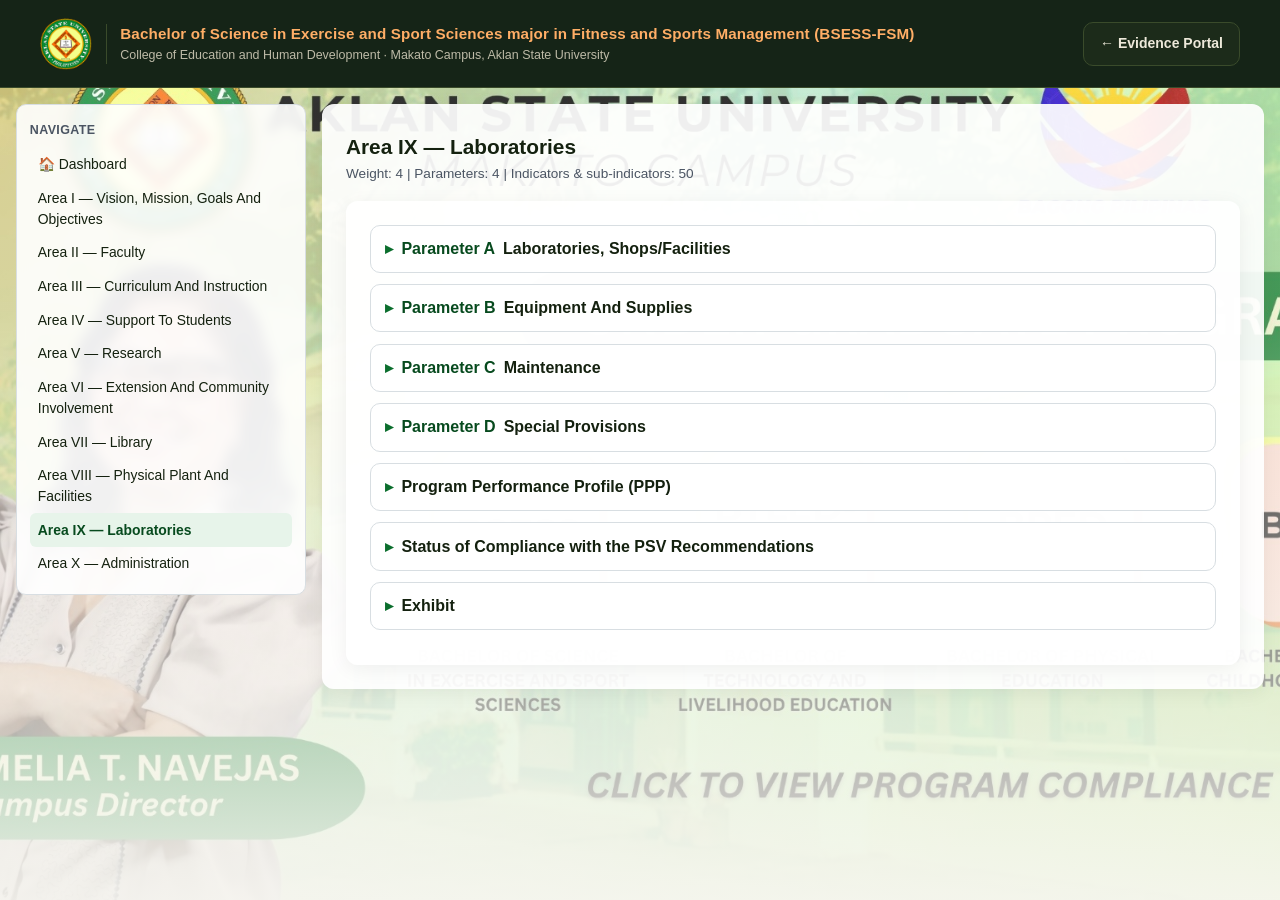
<file: area-9.html>
<!DOCTYPE html>

<html lang="en">
<head>
<meta charset="utf-8"/>
<meta content="width=device-width, initial-scale=1" name="viewport"/>
<title>Area IX — Laboratories</title>
<meta content="Offline-capable evidence organizer for AACCUP Bachelor of Science in Exercise and Sport Sciences program accreditation." name="description"/>
<link href="assets/css/style.css" rel="stylesheet"/>
<link href="assets/css/motion.css" rel="stylesheet"/>
<style id="drive-folder-button-styles">.drive-folder-link { display:inline-flex; align-items:center; justify-content:center; min-height:44px; max-width:100%; padding:.4rem .65rem; margin-left:.45rem; border:1px solid #718b97; border-radius:8px; background:transparent; color:var(--ink,#14210f); font-size:.75rem; font-weight:700; line-height:1.35; text-align:center; text-decoration:none; vertical-align:middle; overflow-wrap:anywhere; }
.drive-folder-link:hover { background:rgba(11,95,191,.08); }
.drive-folder-link:focus-visible { outline:3px solid var(--focus,#0b5fbf); outline-offset:2px; }
.drive-folder-link[aria-disabled="true"] { opacity:.6; cursor:not-allowed; }
</style><style id="workforce-masthead-styles">
/* Workforce header only. */
header.masthead { position:relative; inset:auto; height:auto; width:100%; padding:0; background:#152417; color:#ede9da; border-bottom:1px solid #3a4b2b; font-family:-apple-system,BlinkMacSystemFont,"Segoe UI",Roboto,Arial,sans-serif; }
.masthead * { box-sizing:border-box; }
.masthead .wrap { width:100%; max-width:1240px; margin:0 auto; padding:1.1rem 1.25rem; display:flex; align-items:center; gap:1rem; flex-wrap:wrap; }
.masthead .brand-lockup { display:flex; align-items:center; gap:.85rem; min-width:0; flex:1 1 320px; }
.masthead .brand-lockup > picture { display:block; flex:0 0 52px; width:52px; height:52px; }
.masthead .brand-lockup > picture img { display:block; width:100%; height:100%; object-fit:contain; }
.masthead .divider { width:1px; height:40px; background:#3a4b2b; flex-shrink:0; }
.masthead .brand-text h2 { margin:0; font-size:.95rem; font-weight:700; color:#ffae66; letter-spacing:.01em; line-height:1.4; }
.masthead .brand-text p { margin:.1rem 0 0; font-size:.78rem; color:#bebba8; line-height:1.5; }
.masthead .masthead-actions { display:flex; align-items:center; gap:.6rem; flex-wrap:wrap; }
.masthead .btn { position:static; display:inline-flex; align-items:center; gap:.4rem; min-height:44px; padding:.55rem 1rem; border-radius:10px; border:1px solid #3a4b2b; background:#1c2b1a; color:#ede9da; font:600 .875rem/1.5 "Segoe UI",Arial,sans-serif; text-decoration:none; cursor:pointer; }
.masthead .btn:hover { background:#263c25; border-color:#ffae66; }
@media(max-width:650px) { .masthead .brand-text h2 { font-size:.8rem; } }
@media print { .masthead .masthead-actions { display:none; } }
</style></head>
<body data-area-id="area-9">
<script>try{document.documentElement.classList.add("js");}catch(e){}</script>
<a class="skip-link" href="#main-content">Skip to content</a>
<header class="masthead">
<div class="wrap">
<div class="brand-lockup">
<!-- ASU seal — vector mark, fixed aspect, never stretched, no colour filter -->
<picture>
<img alt="Official seal of Aklan State University" decoding="async" fetchpriority="high" height="52" src="assets/img/asu-seal-208.png" width="52"/>
</picture>
<span aria-hidden="true" class="divider">
</span>
<div class="brand-text">
<h2>
       Bachelor of Science in Exercise and Sport Sciences major in Fitness and Sports Management (BSESS-FSM)
      </h2>
<p>
       College of Education and Human Development · Makato Campus, Aklan State University
      </p>
</div>
</div>
<div class="masthead-actions">
<a class="btn" href="./bsess.html">
      ← Evidence Portal
     </a>
</div>
</div>
</header>
<div class="overlay" id="navOverlay"></div>
<div class="layout">
<nav aria-label="Area navigation" class="sidebar" id="sidebar">
<h2>Navigate</h2><ul><li><a href="bsess.html">🏠 Dashboard</a></li><li><a href="area-1.html">Area I — Vision, Mission, Goals And Objectives</a></li><li><a href="area-2.html">Area II — Faculty</a></li><li><a href="area-3.html">Area III — Curriculum And Instruction</a></li><li><a href="area-4.html">Area IV — Support To Students</a></li><li><a href="area-5.html">Area V — Research</a></li><li><a href="area-6.html">Area VI — Extension And Community Involvement</a></li><li><a href="area-7.html">Area VII — Library</a></li><li><a href="area-8.html">Area VIII — Physical Plant And Facilities</a></li><li><a aria-current="page" href="area-9.html">Area IX — Laboratories</a></li><li><a href="area-10.html">Area X — Administration</a></li></ul>
</nav>
<main id="main-content">
<h2 class="page-title">Area IX — Laboratories</h2>
<p class="page-sub">Weight: 4 | Parameters: 4 | Indicators &amp; sub-indicators: 50</p>
<div class="app-content">
<ul class="param-list" role="list">
<li class="param-item">
<details class="param-details" id="param-area-9-A">
<summary><span class="param-letter">Parameter A</span> Laboratories, Shops/Facilities</summary>
<div class="param-body">
<button class="btn small no-print print-param-btn" data-target="param-area-9-A" type="button">Print this Parameter</button><a class="drive-folder-link" data-drive-key="area-9/A" href="https://drive.google.com/drive/folders/121743em4JlUn1FC5xOzlVUf4P9lx-BdJ" rel="noopener noreferrer" target="_blank" title="Open Google Drive evidence">Parameter A Link (Google Drive)</a>
<div class="section-block">
<details class="section-details" id="section-area-9-A-system">
<summary><span class="section-label">System — Inputs and Processes</span></summary>
<div class="param-body">
<div class="section-evidence">
<p class="section-evidence__label">Evidence for this section as a whole</p>
<div class="ev-block ev-block--section" data-path="area-9/A/system">
<div class="status-row">
<label class="sr-only" for="sel-area-9-A-system">Status for area-9/A/system</label>
<select class="status-select" data-path="area-9/A/system" disabled="" id="sel-area-9-A-system">
<option value="not-started">Not Started</option>
<option value="in-progress">In Progress</option>
<option value="complete">Complete</option>
<option value="verified">Verified</option>
</select>
<span class="status-pill status-not-started" data-role="pill">Not Started</span>
<button class="btn small add-evidence-btn no-print" data-path="area-9/A/system" disabled="" type="button">+ Add evidence</button><a aria-disabled="true" class="drive-folder-link" data-drive-key="area-9/A/system" role="link" tabindex="0" title="Google Drive link not configured yet">System–Inputs and Processes Link (Google Drive)</a>
</div>
<ul class="evidence-list" data-role="list">
<li class="empty-note">No evidence staged yet.</li>
</ul>
</div>
</div>
<ul class="node-list" role="list">
</ul>
</div>
</details>
<details class="section-details" id="section-area-9-A-implementation">
<summary><span class="section-label">Implementation</span></summary>
<div class="param-body">
<div class="section-evidence">
<p class="section-evidence__label">Evidence for this section as a whole</p>
<div class="ev-block ev-block--section" data-path="area-9/A/implementation">
<div class="status-row">
<label class="sr-only" for="sel-area-9-A-implementation">Status for area-9/A/implementation</label>
<select class="status-select" data-path="area-9/A/implementation" disabled="" id="sel-area-9-A-implementation">
<option value="not-started">Not Started</option>
<option value="in-progress">In Progress</option>
<option value="complete">Complete</option>
<option value="verified">Verified</option>
</select>
<span class="status-pill status-not-started" data-role="pill">Not Started</span>
<button class="btn small add-evidence-btn no-print" data-path="area-9/A/implementation" disabled="" type="button">+ Add evidence</button><a aria-disabled="true" class="drive-folder-link" data-drive-key="area-9/A/implementation" role="link" tabindex="0" title="Google Drive link not configured yet">Implementation Link (Google Drive)</a>
</div>
<ul class="evidence-list" data-role="list">
<li class="empty-note">No evidence staged yet.</li>
</ul>
</div>
</div>
<ul class="node-list" role="list">
</ul>
</div>
</details>
<details class="section-details" id="section-area-9-A-outcome">
<summary><span class="section-label">Outcome/s</span></summary>
<div class="param-body">
<div class="section-evidence">
<p class="section-evidence__label">Evidence for this section as a whole</p>
<div class="ev-block ev-block--section" data-path="area-9/A/outcome">
<div class="status-row">
<label class="sr-only" for="sel-area-9-A-outcome">Status for area-9/A/outcome</label>
<select class="status-select" data-path="area-9/A/outcome" disabled="" id="sel-area-9-A-outcome">
<option value="not-started">Not Started</option>
<option value="in-progress">In Progress</option>
<option value="complete">Complete</option>
<option value="verified">Verified</option>
</select>
<span class="status-pill status-not-started" data-role="pill">Not Started</span>
<button class="btn small add-evidence-btn no-print" data-path="area-9/A/outcome" disabled="" type="button">+ Add evidence</button><a aria-disabled="true" class="drive-folder-link" data-drive-key="area-9/A/outcome" role="link" tabindex="0" title="Google Drive link not configured yet">Outcome/s Link (Google Drive)</a>
</div>
<ul class="evidence-list" data-role="list">
<li class="empty-note">No evidence staged yet.</li>
</ul>
</div>
</div>
<ul class="node-list" role="list">
</ul>
</div>
</details>
</div>
</div>
</details>
</li>
<li class="param-item">
<details class="param-details" id="param-area-9-B">
<summary><span class="param-letter">Parameter B</span> Equipment And Supplies</summary>
<div class="param-body">
<button class="btn small no-print print-param-btn" data-target="param-area-9-B" type="button">Print this Parameter</button><a class="drive-folder-link" data-drive-key="area-9/B" href="https://drive.google.com/drive/folders/1tCFVj26EORB6wRpi_CzRjv-c5yAb-MWt" rel="noopener noreferrer" target="_blank" title="Open Google Drive evidence">Parameter B Link (Google Drive)</a>
<div class="section-block">
<details class="section-details" id="section-area-9-B-system">
<summary><span class="section-label">System — Inputs and Processes</span></summary>
<div class="param-body">
<div class="section-evidence">
<p class="section-evidence__label">Evidence for this section as a whole</p>
<div class="ev-block ev-block--section" data-path="area-9/B/system">
<div class="status-row">
<label class="sr-only" for="sel-area-9-B-system">Status for area-9/B/system</label>
<select class="status-select" data-path="area-9/B/system" disabled="" id="sel-area-9-B-system">
<option value="not-started">Not Started</option>
<option value="in-progress">In Progress</option>
<option value="complete">Complete</option>
<option value="verified">Verified</option>
</select>
<span class="status-pill status-not-started" data-role="pill">Not Started</span>
<button class="btn small add-evidence-btn no-print" data-path="area-9/B/system" disabled="" type="button">+ Add evidence</button><a aria-disabled="true" class="drive-folder-link" data-drive-key="area-9/B/system" role="link" tabindex="0" title="Google Drive link not configured yet">System–Inputs and Processes Link (Google Drive)</a>
</div>
<ul class="evidence-list" data-role="list">
<li class="empty-note">No evidence staged yet.</li>
</ul>
</div>
</div>
<ul class="node-list" role="list">
</ul>
</div>
</details>
<details class="section-details" id="section-area-9-B-implementation">
<summary><span class="section-label">Implementation</span></summary>
<div class="param-body">
<div class="section-evidence">
<p class="section-evidence__label">Evidence for this section as a whole</p>
<div class="ev-block ev-block--section" data-path="area-9/B/implementation">
<div class="status-row">
<label class="sr-only" for="sel-area-9-B-implementation">Status for area-9/B/implementation</label>
<select class="status-select" data-path="area-9/B/implementation" disabled="" id="sel-area-9-B-implementation">
<option value="not-started">Not Started</option>
<option value="in-progress">In Progress</option>
<option value="complete">Complete</option>
<option value="verified">Verified</option>
</select>
<span class="status-pill status-not-started" data-role="pill">Not Started</span>
<button class="btn small add-evidence-btn no-print" data-path="area-9/B/implementation" disabled="" type="button">+ Add evidence</button><a aria-disabled="true" class="drive-folder-link" data-drive-key="area-9/B/implementation" role="link" tabindex="0" title="Google Drive link not configured yet">Implementation Link (Google Drive)</a>
</div>
<ul class="evidence-list" data-role="list">
<li class="empty-note">No evidence staged yet.</li>
</ul>
</div>
</div>
<ul class="node-list" role="list">
</ul>
</div>
</details>
<details class="section-details" id="section-area-9-B-outcome">
<summary><span class="section-label">Outcome/s</span></summary>
<div class="param-body">
<div class="section-evidence">
<p class="section-evidence__label">Evidence for this section as a whole</p>
<div class="ev-block ev-block--section" data-path="area-9/B/outcome">
<div class="status-row">
<label class="sr-only" for="sel-area-9-B-outcome">Status for area-9/B/outcome</label>
<select class="status-select" data-path="area-9/B/outcome" disabled="" id="sel-area-9-B-outcome">
<option value="not-started">Not Started</option>
<option value="in-progress">In Progress</option>
<option value="complete">Complete</option>
<option value="verified">Verified</option>
</select>
<span class="status-pill status-not-started" data-role="pill">Not Started</span>
<button class="btn small add-evidence-btn no-print" data-path="area-9/B/outcome" disabled="" type="button">+ Add evidence</button><a aria-disabled="true" class="drive-folder-link" data-drive-key="area-9/B/outcome" role="link" tabindex="0" title="Google Drive link not configured yet">Outcome/s Link (Google Drive)</a>
</div>
<ul class="evidence-list" data-role="list">
<li class="empty-note">No evidence staged yet.</li>
</ul>
</div>
</div>
<ul class="node-list" role="list">
</ul>
</div>
</details>
</div>
</div>
</details>
</li>
<li class="param-item">
<details class="param-details" id="param-area-9-C">
<summary><span class="param-letter">Parameter C</span> Maintenance</summary>
<div class="param-body">
<button class="btn small no-print print-param-btn" data-target="param-area-9-C" type="button">Print this Parameter</button><a class="drive-folder-link" data-drive-key="area-9/C" href="https://drive.google.com/drive/folders/1wrVn6tCpXnzMfHz6c8gtguIyhCrMvZab" rel="noopener noreferrer" target="_blank" title="Open Google Drive evidence">Parameter C Link (Google Drive)</a>
<div class="section-block">
<details class="section-details" id="section-area-9-C-system">
<summary><span class="section-label">System — Inputs and Processes</span></summary>
<div class="param-body">
<div class="section-evidence">
<p class="section-evidence__label">Evidence for this section as a whole</p>
<div class="ev-block ev-block--section" data-path="area-9/C/system">
<div class="status-row">
<label class="sr-only" for="sel-area-9-C-system">Status for area-9/C/system</label>
<select class="status-select" data-path="area-9/C/system" disabled="" id="sel-area-9-C-system">
<option value="not-started">Not Started</option>
<option value="in-progress">In Progress</option>
<option value="complete">Complete</option>
<option value="verified">Verified</option>
</select>
<span class="status-pill status-not-started" data-role="pill">Not Started</span>
<button class="btn small add-evidence-btn no-print" data-path="area-9/C/system" disabled="" type="button">+ Add evidence</button><a aria-disabled="true" class="drive-folder-link" data-drive-key="area-9/C/system" role="link" tabindex="0" title="Google Drive link not configured yet">System–Inputs and Processes Link (Google Drive)</a>
</div>
<ul class="evidence-list" data-role="list">
<li class="empty-note">No evidence staged yet.</li>
</ul>
</div>
</div>
<ul class="node-list" role="list">
</ul>
</div>
</details>
<details class="section-details" id="section-area-9-C-implementation">
<summary><span class="section-label">Implementation</span></summary>
<div class="param-body">
<div class="section-evidence">
<p class="section-evidence__label">Evidence for this section as a whole</p>
<div class="ev-block ev-block--section" data-path="area-9/C/implementation">
<div class="status-row">
<label class="sr-only" for="sel-area-9-C-implementation">Status for area-9/C/implementation</label>
<select class="status-select" data-path="area-9/C/implementation" disabled="" id="sel-area-9-C-implementation">
<option value="not-started">Not Started</option>
<option value="in-progress">In Progress</option>
<option value="complete">Complete</option>
<option value="verified">Verified</option>
</select>
<span class="status-pill status-not-started" data-role="pill">Not Started</span>
<button class="btn small add-evidence-btn no-print" data-path="area-9/C/implementation" disabled="" type="button">+ Add evidence</button><a aria-disabled="true" class="drive-folder-link" data-drive-key="area-9/C/implementation" role="link" tabindex="0" title="Google Drive link not configured yet">Implementation Link (Google Drive)</a>
</div>
<ul class="evidence-list" data-role="list">
<li class="empty-note">No evidence staged yet.</li>
</ul>
</div>
</div>
<ul class="node-list" role="list">
</ul>
</div>
</details>
<details class="section-details" id="section-area-9-C-outcome">
<summary><span class="section-label">Outcome/s</span></summary>
<div class="param-body">
<div class="section-evidence">
<p class="section-evidence__label">Evidence for this section as a whole</p>
<div class="ev-block ev-block--section" data-path="area-9/C/outcome">
<div class="status-row">
<label class="sr-only" for="sel-area-9-C-outcome">Status for area-9/C/outcome</label>
<select class="status-select" data-path="area-9/C/outcome" disabled="" id="sel-area-9-C-outcome">
<option value="not-started">Not Started</option>
<option value="in-progress">In Progress</option>
<option value="complete">Complete</option>
<option value="verified">Verified</option>
</select>
<span class="status-pill status-not-started" data-role="pill">Not Started</span>
<button class="btn small add-evidence-btn no-print" data-path="area-9/C/outcome" disabled="" type="button">+ Add evidence</button><a aria-disabled="true" class="drive-folder-link" data-drive-key="area-9/C/outcome" role="link" tabindex="0" title="Google Drive link not configured yet">Outcome/s Link (Google Drive)</a>
</div>
<ul class="evidence-list" data-role="list">
<li class="empty-note">No evidence staged yet.</li>
</ul>
</div>
</div>
<ul class="node-list" role="list">
</ul>
</div>
</details>
</div>
</div>
</details>
</li>
<li class="param-item">
<details class="param-details" id="param-area-9-D">
<summary><span class="param-letter">Parameter D</span> Special Provisions</summary>
<div class="param-body">
<button class="btn small no-print print-param-btn" data-target="param-area-9-D" type="button">Print this Parameter</button><a class="drive-folder-link" data-drive-key="area-9/D" href="https://drive.google.com/drive/folders/1ziapX3cWc8Oflsbp_2jZ3GVxY3FA1sNS" rel="noopener noreferrer" target="_blank" title="Open Google Drive evidence">Parameter D Link (Google Drive)</a>
<div class="section-block">
<details class="section-details" id="section-area-9-D-system">
<summary><span class="section-label">System — Inputs and Processes</span></summary>
<div class="param-body">
<div class="section-evidence">
<p class="section-evidence__label">Evidence for this section as a whole</p>
<div class="ev-block ev-block--section" data-path="area-9/D/system">
<div class="status-row">
<label class="sr-only" for="sel-area-9-D-system">Status for area-9/D/system</label>
<select class="status-select" data-path="area-9/D/system" disabled="" id="sel-area-9-D-system">
<option value="not-started">Not Started</option>
<option value="in-progress">In Progress</option>
<option value="complete">Complete</option>
<option value="verified">Verified</option>
</select>
<span class="status-pill status-not-started" data-role="pill">Not Started</span>
<button class="btn small add-evidence-btn no-print" data-path="area-9/D/system" disabled="" type="button">+ Add evidence</button><a aria-disabled="true" class="drive-folder-link" data-drive-key="area-9/D/system" role="link" tabindex="0" title="Google Drive link not configured yet">System–Inputs and Processes Link (Google Drive)</a>
</div>
<ul class="evidence-list" data-role="list">
<li class="empty-note">No evidence staged yet.</li>
</ul>
</div>
</div>
<ul class="node-list" role="list">
</ul>
</div>
</details>
<details class="section-details" id="section-area-9-D-implementation">
<summary><span class="section-label">Implementation</span></summary>
<div class="param-body">
<div class="section-evidence">
<p class="section-evidence__label">Evidence for this section as a whole</p>
<div class="ev-block ev-block--section" data-path="area-9/D/implementation">
<div class="status-row">
<label class="sr-only" for="sel-area-9-D-implementation">Status for area-9/D/implementation</label>
<select class="status-select" data-path="area-9/D/implementation" disabled="" id="sel-area-9-D-implementation">
<option value="not-started">Not Started</option>
<option value="in-progress">In Progress</option>
<option value="complete">Complete</option>
<option value="verified">Verified</option>
</select>
<span class="status-pill status-not-started" data-role="pill">Not Started</span>
<button class="btn small add-evidence-btn no-print" data-path="area-9/D/implementation" disabled="" type="button">+ Add evidence</button><a aria-disabled="true" class="drive-folder-link" data-drive-key="area-9/D/implementation" role="link" tabindex="0" title="Google Drive link not configured yet">Implementation Link (Google Drive)</a>
</div>
<ul class="evidence-list" data-role="list">
<li class="empty-note">No evidence staged yet.</li>
</ul>
</div>
</div>
<ul class="node-list" role="list">
</ul>
</div>
</details>
<details class="section-details" id="section-area-9-D-outcome">
<summary><span class="section-label">Outcome/s</span></summary>
<div class="param-body">
<div class="section-evidence">
<p class="section-evidence__label">Evidence for this section as a whole</p>
<div class="ev-block ev-block--section" data-path="area-9/D/outcome">
<div class="status-row">
<label class="sr-only" for="sel-area-9-D-outcome">Status for area-9/D/outcome</label>
<select class="status-select" data-path="area-9/D/outcome" disabled="" id="sel-area-9-D-outcome">
<option value="not-started">Not Started</option>
<option value="in-progress">In Progress</option>
<option value="complete">Complete</option>
<option value="verified">Verified</option>
</select>
<span class="status-pill status-not-started" data-role="pill">Not Started</span>
<button class="btn small add-evidence-btn no-print" data-path="area-9/D/outcome" disabled="" type="button">+ Add evidence</button><a aria-disabled="true" class="drive-folder-link" data-drive-key="area-9/D/outcome" role="link" tabindex="0" title="Google Drive link not configured yet">Outcome/s Link (Google Drive)</a>
</div>
<ul class="evidence-list" data-role="list">
<li class="empty-note">No evidence staged yet.</li>
</ul>
</div>
</div>
<ul class="node-list" role="list">
</ul>
</div>
</details>
</div>
</div>
</details>
</li>
<li class="param-item area-document-item"><details class="param-details area-document-details" id="doc-area-9-ppp"><summary>Program Performance Profile (PPP)</summary><div class="param-body"><p>Add the Program Performance Profile (PPP) documents for this Area.</p><a aria-disabled="true" class="drive-folder-link" data-drive-key="area-9/ppp" role="link" tabindex="0" title="Google Drive link not configured yet">Program Performance Profile (PPP) Link (Google Drive)</a></div></details></li><li class="param-item area-document-item"><details class="param-details area-document-details" id="doc-area-9-psv-compliance"><summary>Status of Compliance with the PSV Recommendations</summary><div class="param-body"><p>Add the Status of Compliance with the PSV Recommendations documents for this Area.</p><a aria-disabled="true" class="drive-folder-link" data-drive-key="area-9/psv-compliance" role="link" tabindex="0" title="Google Drive link not configured yet">Status of Compliance with the PSV Recommendations Link (Google Drive)</a></div></details></li><li class="param-item area-document-item"><details class="param-details area-document-details" id="doc-area-9-exhibit"><summary>Exhibit</summary><div class="param-body"><p>Add the Exhibit documents for this Area.</p><a aria-disabled="true" class="drive-folder-link" data-drive-key="area-9/exhibit" role="link" tabindex="0" title="Google Drive link not configured yet">Exhibit Link (Google Drive)</a></div></details></li></ul>
</div>
<noscript>
<div class="noscript-banner">JavaScript is disabled. Evidence staging and status tracking are unavailable, but the full indicator checklist for this Area is shown below.</div>
<div class="noscript-tree">
<h2>Area IX indicator checklist (read-only)</h2>
<ul><li><strong>Parameter A: Laboratories, Shops/Facilities</strong><ul><li>System — Inputs and Processes<ul><li>S.1 — The laboratory layout conforms with acceptable standards (RA 6541 National Building Code of the Philippines/PD 856 “Code of Sanitation of the Philippines) and to particular needs of the program.</li><li>S.2 — Room lightings conform to the standard requirements of fluorescent bulbs relative to the size of the room.</li><li>S.3 — The laboratories are properly lighted and well-ventilated.</li><li>S.4 — Each laboratory room has at least two exit doors that open outward.</li><li>S.5 — There is a laboratory for shop work for specific technologies.</li><li>S.6 — There is a computer laboratory with at least 15 usable computer units and a printer.</li><li>S.7 — A laboratory space of 2 sq.m. per student with a total area of 70 sq.m. is provided</li></ul></li><li>Implementation<ul><li>I.1 — Furniture/equipment arrangement allows free mobility and enables students to work comfortably without interference from others.</li><li>I.2 — Safety and precautionary measures are provided, and implemented.</li><li>I.3 — Usable fire extinguishers are accessible to staff and students.</li><li>I.4 — Laboratory Operation Manuals for the faculty and students are provided in each laboratory.</li><li>I.5 — Demonstration and training on the proper use of fire extinguishers, first-aid kit and other emergency measures are periodically conducted.</li><li>I.6 — A well-equipped first-aid kit, charts for antidotes and neutralizing solutions are always available in each laboratory room.</li><li>I.7 — A student’s access to a computer is at least 15 hours per hours/semester/ subject.</li><li>I.8 — Appropriate laboratories for general education subjects are adequately equipped and well-maintained .</li><li>I.9 — A well-equipped Multimedia Center is maintained.</li><li>I.10 — Gas, water and electricity are utilized for class laboratory activities.</li><li>I.11 — A demonstration table, equipped with sink, water, electrical and gas outlets, is utilized for science laboratories.</li><li>I.12 — Laboratory equipment, supplies and materials are kept in separate stock rooms.</li></ul></li><li>Outcome/s<ul><li>O.1 — The laboratories and shops are well-equipped, functional and conducive to learning.</li></ul></li></ul></li><li><strong>Parameter B: Equipment And Supplies</strong><ul><li>System — Inputs and Processes<ul><li>S.1 — The equipment, instruments, supplies and materials in the classrooms are available in the laboratories and shops.</li><li>S.2 — Apparatuses, tools and materials conform with the standard required for the subject in accordance with the CMO of the program.</li><li>S.3 — Varied computer software are available.</li></ul></li><li>Implementation<ul><li>I.1 — Equipment are properly calibrated and well-maintained.</li><li>I.2 — Laboratory equipment, supplies and materials are wisely utilized.</li><li>I.3 — Licensed computer software are installed and utilized.</li></ul></li><li>Outcome/s<ul><li>O.1 — The laboratory equipment ,supplies and materials are sufficient and wisely utilized.</li></ul></li></ul></li><li><strong>Parameter C: Maintenance</strong><ul><li>System — Inputs and Processes<ul><li>S.1 — A skilled laboratory technician/assistant is available for the proper upkeep of the laboratory.</li><li>S.2 — The Institution has a Maintenance and Repair Department/Unit managed by skilled personnel who provide services on direct call.</li></ul></li><li>Implementation<ul><li>I.1 — The institution keeps the laboratories neat, clean and orderly.</li><li>I.2 — Laboratory supplies and materials are regular replenishment/replaced whenever applicable.</li><li>I.3 — The inventory of laboratory facilities/equipment is systematically and periodically conducted.</li><li>I.4 — The laboratory equipment/instruments are in good condition and are periodically calibrated.</li><li>I.5 — All equipment are coded, listed and inventoried.</li><li>I.6 — Waste disposal is effectively and effectively managed.</li><li>I.7 — The following are properly maintained by trained staff/technicians:<ul><li>I.7.1 — shops;</li><li>I.7.2 — computer laboratory;</li><li>I.7.3 — multi-media center/educational technology center;</li><li>I.7.4 — research facility;</li><li>I.7.5 — general education laboratory; and</li><li>I.7.5.1 — natural science/physical science</li><li>I.7.5.2 — speech laboratory; and</li><li>I.7.5.3 — physical education</li></ul></li></ul></li><li>Outcome/s<ul><li>O.1 — The laboratories and shops are functional and properly maintained.</li></ul></li></ul></li><li><strong>Parameter D: Special Provisions</strong><ul><li>System — Inputs and Processes<ul><li>S.1 — Specific program requirements for each of the laboratory subjects are in accordance with guidelines/policies embodied in CMO.</li><li>S.2 — There is an approved Project Procurement Management Plan (PPMP).</li><li>S.3 — There is an approved Annual Procurement Plan (APP) for laboratory equipment, supplies and materials.</li></ul></li><li>Implementation<ul><li>I.1 — The Institution implements the special provisions as listed in the CMO.</li></ul></li><li>Outcome/s<ul><li>O.1 — The special provisions in CMO of the program are complied with.</li></ul></li></ul></li></ul>
</div>
</noscript>
</main>
</div>
<dialog aria-labelledby="evDialogTitle" id="evidenceDialog">
<form method="dialog">
<div class="dialog-head">
<h3 id="evDialogTitle">Add Evidence</h3>
<span class="dialog-path" id="evPathLabel"></span>
</div>
<div class="dialog-body">
<div class="field">
<label for="evTitle">Title *</label>
<input id="evTitle" placeholder="e.g., Board Resolution No. 2024-015" required="" type="text"/>
</div>
<fieldset class="field evidence-type">
<legend>Evidence type *</legend>
<div class="radio-row">
<label><input checked="" name="evType" type="radio" value="path"/> File reference (path on disk/USB/repo)</label>
<label><input name="evType" type="radio" value="link"/> External link (cloud URL)</label>
<label><input name="evType" type="radio" value="embed"/> Embed small copy (&lt;4MB)</label>
</div>
</fieldset>
<div class="field" id="fieldPath">
<label for="evPath">Relative path *</label>
<input id="evPath" placeholder="evidence/area-9/param-a/system/S.1/document.pdf" type="text"/>
<div class="hint">Place the real file under <code>/evidence/...</code> next to this site using this same relative path so the link never breaks.</div>
</div>
<div class="field hidden" id="fieldUrl">
<label for="evUrl">URL *</label>
<input id="evUrl" placeholder="https://drive.google.com/..." type="url"/>
</div>
<div class="field hidden" id="fieldFile">
<label for="evFile">Choose file *</label>
<input accept=".pdf,.docx,.xlsx,.pptx,.jpg,.jpeg,.png,.mp4,.zip" id="evFile" type="file"/>
<div class="hint">Stored as a Base64 copy in this browser's local storage (small files only).</div>
</div>
<div class="field">
<label for="evNotes">Notes</label>
<textarea id="evNotes" placeholder="Optional context, date covered, custodian, etc."></textarea>
</div>
</div>
<div class="dialog-foot">
<button class="btn" id="evCancel" type="button">Cancel</button>
<button class="btn btn-primary" id="evSave" type="button">Save evidence</button>
</div>
</form>
</dialog>
<script src="data/manifest.js"></script>
<script src="assets/js/main.js" type="module"></script>
<script src="assets/js/motion.js"></script>
<script defer="" src="assets/js/drive-links.js"></script></body>
</html>
</file>
<file: assets/css/style.css>
/*
  BSESS Accreditation Evidence Portal + ASU Makato Campus program gateway
  Single stylesheet, deduplicated. Landing-page rules are scoped with
  body:has(.gateway) so they never bleed into the portal pages (area-1.html
  .. area-10.html), and portal rules never bleed into the gateway page.
*/

:root {
  --green-950: #052e14;
  --green-900: #06411b;
  --green-800: #074a1e;
  --green-700: #0b6e2d;
  --green-600: #0f7b3d;
  --green-tint: #e7f4ea;
  --orange-700: #b45309;
  --orange-tint: #fdecd8;
  --ink: #14210f;
  --muted: #4b5563;
  --line: #d8dee2;
  --bg: #f7f8fa;
  --panel: #ffffff;
  --focus: #0b5fbf;
  --link: #0b5fbf;
  --status-notstarted: #5b6572;
  --status-inprogress: #b45309;
  --status-complete: #0b5fbf;
  --status-verified: #0b6e2d;
  --radius: 10px;
}

*, *::before, *::after { box-sizing: border-box; }
html, body { margin: 0; padding: 0; }
html { color-scheme: light; }

/* ---------- Accreditation portal base ---------- */
body {
  min-height: 100dvh;
  color: var(--ink);
  background-color: var(--bg);
  background-image:
    linear-gradient(180deg, rgb(247 246 241 / 20%) 0%, rgb(247 246 241 / 20%) 35%, rgb(247 246 241 / 93%) 100%),
    url("../images/aklan-state-university.jpg");
  background-size: cover, cover;
  background-position: top center, top center;
  background-repeat: no-repeat, no-repeat;
  background-attachment: fixed, fixed;
  font-family: "Segoe UI", Arial, sans-serif;
  line-height: 1.5;
  -webkit-font-smoothing: antialiased;
}
img, picture { display: block; max-width: 100%; height: auto; }
a { color: var(--link); }
button, input, select, textarea { font: inherit; }
button { cursor: pointer; }

.sr-only {
  position: absolute;
  width: 1px;
  height: 1px;
  padding: 0;
  margin: -1px;
  overflow: hidden;
  clip: rect(0, 0, 0, 0);
  white-space: nowrap;
  border: 0;
}
.skip-link {
  position: fixed;
  z-index: 3000;
  top: -6rem;
  left: 1rem;
  padding: .7rem 1rem;
  border-radius: 0 0 8px 8px;
  color: #fff;
  background: var(--ink);
  font-weight: 700;
}
.skip-link:focus { top: 0; }
:focus { outline: none; }
:focus-visible { outline: 3px solid var(--focus); outline-offset: 2px; }

[data-theme="dark"] body {
  --ink: #edf5ee;
  --muted: #bac5bc;
  --line: #465049;
  --bg: #121613;
  --panel: #1b211d;
  --green-tint: #183423;
  --orange-tint: #422b18;
  background-image:
    linear-gradient(180deg, rgb(18 22 19 / 90%) 0%, rgb(18 22 19 / 86%) 35%, rgb(18 22 19 / 90%) 100%),
    url("../images/aklan-state-university.jpg");
}

/* Accreditation portal panels */
.app-content,
.layout > main {
  min-width: 0;
  padding: 1.5rem;
  border-radius: 12px;
  background: rgb(255 255 255 / 92%);
  box-shadow: 0 4px 20px rgb(0 0 0 / 6%);
}
html.js .app-content { display: block; }
[data-theme="dark"] .app-content,
[data-theme="dark"] .layout > main { background: rgb(20 22 20 / 90%); }

header.site-header {
  position: sticky;
  z-index: 60;
  top: 0;
  display: flex;
  align-items: center;
  justify-content: space-between;
  gap: .75rem;
  padding: .8rem 1rem;
  color: #fff;
  background: var(--green-700);
  box-shadow: 0 2px 6px rgb(0 0 0 / 15%);
}
header.site-header h1 { margin: 0; font-size: 1rem; font-weight: 700; line-height: 1.25; }
header.site-header .subtitle { display: block; font-size: .75rem; font-weight: 400; opacity: .92; }
.header-actions { display: flex; align-items: center; flex-wrap: wrap; gap: .5rem; }
.header-actions .btn { background: #fff; }
.hamburger { display: none; }

button, .btn {
  padding: .45rem .7rem;
  border: 1px solid var(--line);
  border-radius: 8px;
  color: var(--ink);
  background: var(--panel);
  text-decoration: none;
}
button:hover, .btn:hover { border-color: var(--focus); }
button:disabled { cursor: not-allowed; opacity: .5; }
.btn-primary { color: #fff; border-color: var(--green-700); background: var(--green-700); }
.btn-primary:hover { background: var(--green-800); }
.btn-danger { color: #8a1c12; border-color: #8a1c12; background: #fff; }
.btn-danger:hover { color: #fff; background: #8a1c12; }
.btn.small { padding: .3rem .5rem; font-size: .78rem; }

.layout {
  display: grid;
  grid-template-columns: 1fr;
  gap: 1rem;
  max-width: 1400px;
  margin: 0 auto;
  padding: 1rem;
}
nav.sidebar {
  align-self: start;
  padding: .8rem;
  border: 1px solid var(--line);
  border-radius: var(--radius);
  background: rgb(255 255 255 / 90%);
  backdrop-filter: blur(6px);
}
[data-theme="dark"] nav.sidebar { background: rgb(20 22 20 / 88%); }
nav.sidebar h2 { margin: .2rem 0 .5rem; color: var(--muted); font-size: .78rem; text-transform: uppercase; letter-spacing: .03em; }
nav.sidebar ul { margin: 0; padding: 0; list-style: none; }
nav.sidebar li a { display: block; padding: .4rem .5rem; border-radius: 6px; color: var(--ink); font-size: .87rem; text-decoration: none; }
nav.sidebar li a[aria-current="page"] { color: var(--green-800); background: var(--green-tint); font-weight: 700; }
nav.sidebar li a:hover { background: var(--bg); }
.page-title { margin: .2rem 0 .1rem; font-size: 1.3rem; }
.page-sub { margin: 0 0 1rem; color: var(--muted); font-size: .85rem; }

.dashboard, .legend-box {
  padding: 1rem 1.1rem;
  margin-bottom: 1rem;
  border: 1px solid var(--line);
  border-radius: var(--radius);
  background: var(--panel);
}
.progress-grid { display: grid; grid-template-columns: repeat(auto-fill, minmax(190px, 1fr)); gap: .6rem; margin-top: .6rem; }
.progress-card { padding: .55rem .65rem; border: 1px solid var(--line); border-radius: 8px; }
.progress-card a { color: var(--ink); font-size: .88rem; font-weight: 600; text-decoration: none; }
.bar { height: 8px; margin-top: .35rem; overflow: hidden; border-radius: 6px; background: #e7ebef; }
.bar > span { display: block; height: 100%; background: var(--green-700); }
.rating-scale-table { width: 100%; margin-top: .5rem; border-collapse: collapse; font-size: .82rem; }
.rating-scale-table th, .rating-scale-table td { padding: .35rem .5rem; border: 1px solid var(--line); text-align: left; }
.rating-scale-table th { color: var(--green-800); background: var(--green-tint); }

.param-list { margin: 0; padding: 0; list-style: none; }
details.param-details,
details.section-details {
  margin-bottom: .7rem;
  overflow: hidden;
  border: 1px solid var(--line);
  border-radius: var(--radius);
  background: var(--panel);
}
details.param-details > summary,
details.section-details > summary {
  display: flex;
  align-items: baseline;
  gap: .5rem;
  padding: .7rem .9rem;
  cursor: pointer;
  list-style: none;
  font-weight: 700;
}


details.param-details > summary::-webkit-details-marker,
details.section-details > summary::-webkit-details-marker,
details.node-details > summary::-webkit-details-marker { display: none; }
details.param-details > summary::before { content: "▸"; color: var(--green-700); }
details.param-details[open] > summary::before { content: "▾"; }
details.section-details > summary::before { content: "▸"; color: var(--muted); }
details.section-details[open] > summary::before { content: "▾"; }
.param-letter { color: var(--green-800); font-weight: 800; }
.param-body { padding: 0 .9rem .9rem; }
details.section-details > .param-body { padding: 0 .85rem .85rem; }
.section-label { color: var(--ink); font-weight: 700; }
.section-block { display: flex; flex-direction: column; gap: .5rem; margin: .6rem 0; }
.section-title { margin: .4rem 0; color: var(--muted); font-size: .78rem; text-transform: uppercase; letter-spacing: .03em; }
ul.node-list, ul.node-children { margin: 0; padding-left: 0; list-style: none; }
ul.node-children { padding-left: 1.1rem; margin-top: .4rem; border-left: 2px dashed var(--line); }
li.node { margin: .4rem 0; }
li.node.leaf { padding: .4rem .55rem; border: 1px solid var(--line); border-radius: 8px; background: var(--panel); }
details.node-details { padding: .1rem; border: 1px solid var(--line); border-radius: 8px; background: var(--panel); }
details.node-details > summary { padding: .4rem .55rem; cursor: pointer; list-style: none; font-weight: 500; }
details.node-details > summary::before { content: "▸"; color: var(--link); }
details.node-details[open] > summary::before { content: "▾"; }
.node-details > *:not(summary) { margin-right: .55rem; margin-left: .55rem; }
.node-details ul.node-children { margin-bottom: .5rem; }
.code { color: var(--green-800); font-weight: 700; }
.node-row { display: flex; flex-wrap: wrap; gap: .4rem; }

.ev-block { margin: .35rem 0 .5rem; }
.status-row { display: flex; align-items: center; flex-wrap: wrap; gap: .5rem; margin-bottom: .3rem; }
.status-select { padding: .2rem .35rem; border: 1px solid var(--line); border-radius: 6px; font-size: .78rem; }
.status-pill { padding: .12rem .5rem; border-radius: 20px; color: #fff; font-size: .7rem; font-weight: 700; }
.status-not-started { background: var(--status-notstarted); }
.status-in-progress { background: var(--status-inprogress); }
.status-complete { background: var(--status-complete); }
.status-verified { background: var(--status-verified); }
.evidence-list { margin: .2rem 0; padding: 0; list-style: none; }
.evidence-item { display: flex; gap: .5rem; padding: .3rem .5rem; margin-bottom: .3rem; border: 1px solid var(--line); border-radius: 6px; background: var(--panel); font-size: .85rem; }
.evidence-item .meta { flex: 1; min-width: 0; }
.evidence-item .fname { font-weight: 600; overflow-wrap: anywhere; }
.evidence-item .tag { padding: 0 .35rem; margin-right: .3rem; border-radius: 4px; color: #fff; background: var(--muted); font-size: .7rem; }
.empty-note { color: var(--muted); font-size: .82rem; font-style: italic; }
.hint { margin-top: .15rem; color: var(--muted); font-size: .75rem; }

dialog { width: min(92vw, 560px); padding: 0; border: 0; border-radius: 12px; color: var(--ink); background: var(--panel); box-shadow: 0 10px 40px rgb(0 0 0 / 30%); }
dialog::backdrop { background: rgb(10 15 20 / 50%); }
.dialog-head { display: flex; align-items: center; justify-content: space-between; padding: .8rem 1rem; color: #fff; background: var(--green-700); }
.dialog-head h3 { margin: 0; font-size: 1rem; }
.dialog-body { max-height: 65vh; padding: 1rem; overflow: auto; }
.dialog-foot { display: flex; justify-content: flex-end; gap: .5rem; padding: .8rem 1rem; border-top: 1px solid var(--line); }
.field { margin-bottom: .75rem; }
.field label { display: block; margin-bottom: .25rem; font-size: .85rem; font-weight: 600; }
.field input[type="text"], .field input[type="url"], .field select, .field textarea { width: 100%; padding: .5rem; border: 1px solid var(--line); border-radius: 6px; color: var(--ink); background: var(--panel); }
.field textarea { min-height: 65px; resize: vertical; }
.radio-row { display: flex; flex-wrap: wrap; gap: 1rem; }
.radio-row label { display: flex; align-items: center; gap: .35rem; font-weight: 400; }
.hidden { display: none !important; }
.banner, .error-banner { padding: .7rem 1rem; margin: 0 0 1rem; border-radius: 8px; font-size: .85rem; }
.banner { color: #5c3b00; border: 1px solid #e8b06a; background: var(--orange-tint); }
.error-banner { color: #7a1616; border: 1px solid #e28a8a; background: #fdeaea; }
noscript .noscript-banner { display: block; padding: .8rem 1rem; margin: 1rem; border-radius: 8px; color: #5c3b00; background: var(--orange-tint); text-align: left; font-weight: 600; }
.noscript-tree { padding: 1rem; margin: 0 1rem 1rem; border: 1px solid var(--line); border-radius: var(--radius); background: var(--panel); font-size: .85rem; }
.noscript-tree ul { padding-left: 1.1rem; }
body:not(:has(.gateway)) .toast { position: fixed; z-index: 2000; right: 1rem; bottom: 1rem; padding: .6rem 1rem; border-radius: 8px; color: #fff; background: var(--ink); box-shadow: 0 4px 14px rgb(0 0 0 / 30%); }
.overlay { position: fixed; z-index: 65; inset: 0; display: none; background: rgb(0 0 0 / 35%); }
.overlay.show { display: block; }
footer.site-footer { max-width: 1400px; padding: 0 1rem; margin: 1.5rem auto 3rem; color: var(--muted); font-size: .8rem; text-align: center; }

@media (max-width: 899px) {
  .hamburger { display: inline-flex; padding: .4rem .6rem; border: 1px solid rgb(255 255 255 / 60%); border-radius: 8px; color: #fff; background: transparent; font-size: 1rem; }
}
@media (min-width: 600px) and (max-width: 1099px) { .layout { grid-template-columns: 220px 1fr; } }
@media (min-width: 1100px) { .layout { grid-template-columns: 290px 1fr; } }
@media (min-width: 600px) {
  nav.sidebar { position: sticky; top: 70px; max-height: calc(100vh - 90px); overflow: auto; }
  .overlay { display: none !important; }
}
@media (max-width: 599px) {
  nav.sidebar { display: none; }
  nav.sidebar.open { position: fixed; z-index: 70; inset: 60px 0 0; display: block; overflow: auto; border-radius: 0; }
}
@media (max-width: 48rem) {
  body, [data-theme="dark"] body { background-attachment: scroll, scroll; }
  .app-content, .layout > main { padding: 1rem; }
}
@media (min-width: 1600px) {
  body { font-size: 16px; }
  .layout { max-width: 1600px; }
}

/* ---------- ASU Makato Campus program gateway ----------
   Scoped entirely with body:has(.gateway) so nothing here can ever
   collide with the portal's own body/background rules above.
   The --landing-* custom properties are declared here, on the scoped
   selector itself, so every var(--landing-*) reference below resolves
   correctly (brand colors, tooltip/toast backgrounds, easing curve). */
body:has(.gateway) {
  --landing-green-950: #063f1d;
  --landing-green-900: #075526;
  --landing-green-800: #0b7734;
  --landing-orange: #ed6205;
  --landing-yellow: #efff5a;
  --landing-cream: #fffce1;
  --landing-ink: #071109;
  --landing-white: #fffef8;
  --landing-shadow: 0 1rem 2.5rem rgb(3 42 17 / 28%);
  --landing-radius: 1rem;
  --landing-pill: 999px;
  --landing-ease: cubic-bezier(.16, 1, .3, 1);
  position: relative;
  min-height: 100dvh;
  color: var(--landing-ink);
  /* Solid fallback color only. The visible backdrop is painted by the
     ::before pseudo-element below — do not add a second background
     image here, it would just be an extra unblurred layer hidden
     underneath the pseudo-element for no reason. */
  background-color: var(--landing-green-950);
  background-image: none;
  font-family: "Arial Narrow", "Aptos Narrow", "Segoe UI", Arial, sans-serif;
  line-height: 1.4;
  overflow-x: hidden;
}
body:has(.gateway) a { color: inherit; text-decoration: none; }

/* Faded, blurred copy of the campus photo fills the space around the
   letterboxed poster instead of a flat color. Lives on a fixed
   full-viewport pseudo-element behind everything so the blur never
   touches the crisp poster or the hotspot text.
   FIX: was pointing at og-campaign-banner.jpg (the small Open Graph
   social-share thumbnail) — corrected to the actual campus photo used
   by the poster itself, aklan-state-university.jpg. */
body:has(.gateway)::before {
  content: "";
  position: fixed;
  inset: -40px;
  z-index: 0;
  background-image:
    linear-gradient(180deg, rgba(56, 143, 88, 0.58), rgba(53, 131, 81, 0.82)),
    url("../images/aklan-state-university.jpg");
  background-size: cover;
  background-position: center;
  background-repeat: no-repeat;
  filter: blur(3px) saturate(1.05);
  transform: scale(1.06);
}



.gateway { position: relative; z-index: 1; min-height: 100dvh; display: grid; place-items: center; }
.poster { position: relative; width: min(100vw, calc(100dvh * 1.7787)); aspect-ratio: 1921 / 1080; overflow: hidden; background: #dff4bd; box-shadow: 0 0 4rem rgb(0 0 0 / 32%); }
.poster picture, .poster picture img { width: 100%; height: 100%; }
.poster picture img { object-fit: contain; }
.poster__hotspots { position: absolute; inset: 0; }
.hotspot { position: absolute; appearance: none; border: .18rem solid transparent; border-radius: 12%; background: transparent; cursor: pointer; transition: background 180ms var(--landing-ease), border-color 180ms var(--landing-ease), box-shadow 180ms var(--landing-ease), transform 180ms var(--landing-ease); }
.hotspot span { position: absolute; bottom: -2.65rem; left: 50%; width: max-content; max-width: 14rem; padding: .45rem .7rem; border-radius: var(--landing-pill); color: var(--landing-white); background: var(--landing-green-950); font-size: clamp(.7rem, .78vw, .9rem); font-weight: 800; opacity: 0; pointer-events: none; transform: translateX(-50%); transition: opacity 180ms var(--landing-ease), bottom 180ms var(--landing-ease); }
.hotspot:hover, .hotspot:focus-visible { border-color: var(--landing-yellow); background: rgb(255 255 255 / 12%); box-shadow: 0 0 0 .45rem rgb(237 98 5 / 60%), var(--landing-shadow); transform: translateY(-.25rem); }
.hotspot:hover span, .hotspot:focus-visible span { bottom: -2.25rem; opacity: 1; }
.hotspot:active { transform: translateY(0) scale(.98); }
.hotspot--bsess { top: 48.5%; left: 36.55%; width: 11.55%; height: 21.7%; }
.hotspot--btled { top: 48.5%; left: 53.45%; width: 11.55%; height: 21.7%; }
.hotspot--bped { top: 48.5%; left: 70.35%; width: 11.55%; height: 21.7%; }
.hotspot--bced { top: 48.5%; left: 86.45%; width: 11.55%; height: 21.7%; }
.mobile-programs { display: none; }
body:has(.gateway) .toast { position: fixed; z-index: 2000; bottom: 1.25rem; left: 50%; display: flex; align-items: center; gap: 1rem; width: min(calc(100% - 2rem), 34rem); padding: 1rem 1.15rem; border: 1px solid rgb(255 255 255 / 18%); border-radius: var(--landing-radius); color: var(--landing-white); background: var(--landing-green-950); box-shadow: var(--landing-shadow); font-size: .95rem; font-weight: 700; translate: -50% 0; }
body:has(.gateway) .toast[hidden] { display: none; }
body:has(.gateway) .toast button { flex: 0 0 2.75rem; width: 2.75rem; height: 2.75rem; padding: 0; border: 0; border-radius: 50%; color: inherit; background: rgb(255 255 255 / 10%); font-size: 1.5rem; }

@media (max-width: 760px) {
  body:has(.gateway)::before { display: none; }
  body:has(.gateway) { background: #edf7dc; }
  .gateway { display: block; min-height: 0; }
  .poster { width: 100%; aspect-ratio: 1921 / 1080; box-shadow: none; }
  .poster__hotspots { display: none; }
  .mobile-programs { display: grid; gap: .8rem; padding: 1.25rem 1rem 2rem; background: linear-gradient(#ddf5c1, #f6f4cf); }
  .mobile-programs > p { margin: 0 0 .2rem; color: var(--landing-green-900); font-size: 1.35rem; font-weight: 900; text-transform: uppercase; letter-spacing: .02em; }
  .mobile-program { display: grid; grid-template-columns: 5.8rem 1fr auto; align-items: center; gap: .8rem; width: 100%; min-height: 4.8rem; padding: .8rem 1rem; appearance: none; border: 1px solid rgb(7 85 38 / 18%); border-radius: .9rem; background: rgb(255 255 255 / 72%); box-shadow: 0 .3rem 1rem rgb(8 63 29 / 8%); text-align: left; }
  .mobile-program strong { color: var(--landing-green-900); font-size: 1.1rem; }
  .mobile-program span { font-size: .85rem; font-weight: 600; }
  .mobile-program b { padding: .35rem .55rem; border-radius: var(--landing-pill); background: rgb(7 17 9 / 8%); font-size: .75rem; white-space: nowrap; }
  .mobile-program--live { border-color: var(--landing-orange); background: var(--landing-cream); }
  .mobile-program--live b { color: var(--landing-white); background: var(--landing-green-800); }
  .mobile-program:active { transform: scale(.985); }
}
@media (max-width: 440px) {
  .mobile-program { grid-template-columns: 1fr auto; }
  .mobile-program span { grid-row: 2; grid-column: 1 / -1; }
  .mobile-program b { grid-row: 1; grid-column: 2; }
}

@media print {
  header.site-header, nav.sidebar, .no-print, dialog, .skip-link, .overlay { display: none !important; }
  html.js .app-content { display: block !important; }
  body { color: #111; background: #fff; }
  .layout { grid-template-columns: 1fr; max-width: none; padding: 0; }
  .app-content, .layout > main { padding: 0; background: #fff; box-shadow: none; }
  .param-details, .node-details { break-inside: avoid; border: 0; }
  .param-details { break-before: page; }
  .param-details:first-of-type { break-before: auto; }
  a[href]::after { content: " (" attr(href) ")"; color: #333; font-size: .75em; }
  .status-pill { print-color-adjust: exact; }
}

@media (prefers-reduced-motion: reduce) {
  *, *::before, *::after { scroll-behavior: auto !important; transition-duration: .01ms !important; animation-duration: .01ms !important; animation-iteration-count: 1 !important; }
}


/* ---------- Appended: semantics/accessibility utilities ----------
   Replaces the only inline style previously left in Area I's markup;
   also raises small controls to the 44px WCAG touch-target minimum. */
.dialog-path { font-size: .75rem; opacity: .9; overflow-wrap: anywhere; text-align: right; }
.page-heading { margin-bottom: 1rem; }
.evidence-type { border: 0; padding: 0; margin: 0 0 .75rem; }
.evidence-type legend { font-size: .85rem; font-weight: 600; margin-bottom: .35rem; }
.hamburger { min-height: 44px; }
@media (max-width: 599px) {
  .sidebar a, .add-evidence-btn, .status-select, .dialog-foot .btn { min-height: 44px; }
}

/* Developer credit — dashboard bottom */
.developer-credit {
  padding: 28px 20px;
  border-top: 1px solid rgba(255, 255, 255, 0.14);
  background: #101e12;
  color: #e8eee5;
  text-align: center;
  font-family: inherit;
  line-height: 1.6;
}

.developer-credit p {
  margin: 0;
}

.developer-credit__name {
  font-size: 15px;
}

.developer-credit__name strong {
  color: #ffffff;
  font-weight: 700;
}

.developer-credit__role {
  margin-top: 4px !important;
  color: #c0cbb9;
  font-size: 14px;
}

.developer-credit__portfolio {
  margin-top: 10px !important;
  color: #f6a04d;
  font-size: 14px;
}

.developer-credit__portfolio a {
  display: inline-block;
  padding: 8px 12px;
  color: inherit;
  text-decoration: underline;
  text-underline-offset: 4px;
}

.developer-credit__portfolio a:hover {
  color: #ffffff;
}

.developer-credit__portfolio a:focus-visible {
  outline: 2px solid currentColor;
  outline-offset: 4px;
}
</file>
<file: assets/css/motion.css>
/* ============================================================================
   motion.css — BSESS Accreditation Evidence Portal
   Purely additive. Load this AFTER assets/css/style.css (and after
   section-ux.js's injected styles, if you use that patch too).

   Every animation in this file is disabled for users with
   prefers-reduced-motion: reduce, per WCAG 2.3.3.
   ============================================================================ */

@media (prefers-reduced-motion: reduce) {
  *, *::before, *::after {
    animation-duration: 0.001ms !important;
    animation-iteration-count: 1 !important;
    transition-duration: 0.001ms !important;
    scroll-behavior: auto !important;
  }
}

:root { --bsess-ease: cubic-bezier(.4,0,.2,1); }

/* ---- buttons: a small lift on hover, a press-down on click ---- */
button, .btn {
  transition: transform 160ms var(--bsess-ease),
              box-shadow 160ms var(--bsess-ease),
              border-color 160ms var(--bsess-ease),
              background 160ms var(--bsess-ease);
}
button:hover:not(:disabled), .btn:hover:not(:disabled) {
  transform: translateY(-1px);
  box-shadow: 0 4px 10px rgba(0,0,0,.08);
}
button:active:not(:disabled), .btn:active:not(:disabled) {
  transform: translateY(0);
  box-shadow: none;
}

/* ---- status pill: smooth colour change + a brief pulse on update ---- */
.status-pill {
  transition: background-color 220ms var(--bsess-ease);
}
.status-pill.bsess-flash {
  animation: bsess-pulse 520ms var(--bsess-ease);
}
@keyframes bsess-pulse {
  0%   { transform: scale(1); }
  35%  { transform: scale(1.14); }
  100% { transform: scale(1); }
}

/* ---- progress bars animate their width instead of snapping ---- */
.bar > span {
  transition: width 480ms var(--bsess-ease);
}

/* ---- toast: slides + fades in on arrival ---- */
.toast {
  animation: bsess-toast-in 220ms var(--bsess-ease) both;
}
@keyframes bsess-toast-in {
  from { opacity: 0; transform: translateY(10px); }
  to   { opacity: 1; transform: translateY(0); }
}

/* ---- banners: a gentle drop-in instead of appearing instantly ---- */
.banner, .error-banner {
  animation: bsess-banner-in 220ms var(--bsess-ease) both;
}
@keyframes bsess-banner-in {
  from { opacity: 0; transform: translateY(-6px); }
  to   { opacity: 1; transform: translateY(0); }
}

/* ---- evidence rows fade + slide in when (re)rendered ---- */
.evidence-item.bsess-enter {
  animation: bsess-item-in 260ms var(--bsess-ease) both;
}
@keyframes bsess-item-in {
  from { opacity: 0; transform: translateY(6px); }
  to   { opacity: 1; transform: translateY(0); }
}

/* ---- mobile sidebar: slide in from the left instead of popping in ---- */
@media (max-width: 599px) {
  nav.sidebar {
    transform: translateX(-100%);
    transition: transform 260ms var(--bsess-ease);
  }
  nav.sidebar.open {
    transform: translateX(0);
  }
  .overlay {
    opacity: 0;
    transition: opacity 220ms var(--bsess-ease);
  }
  .overlay.show {
    opacity: 1;
  }
}

/* ---- accordion body: hides overflow only while motion.js is
        actively animating its height, so content doesn't spill out
        mid-transition. Removed automatically when the animation ends. ---- */
details[data-bsess-animating] > .bsess-details-body,
details[data-bsess-animating] > .param-body {
  overflow: hidden;
}
</file>
